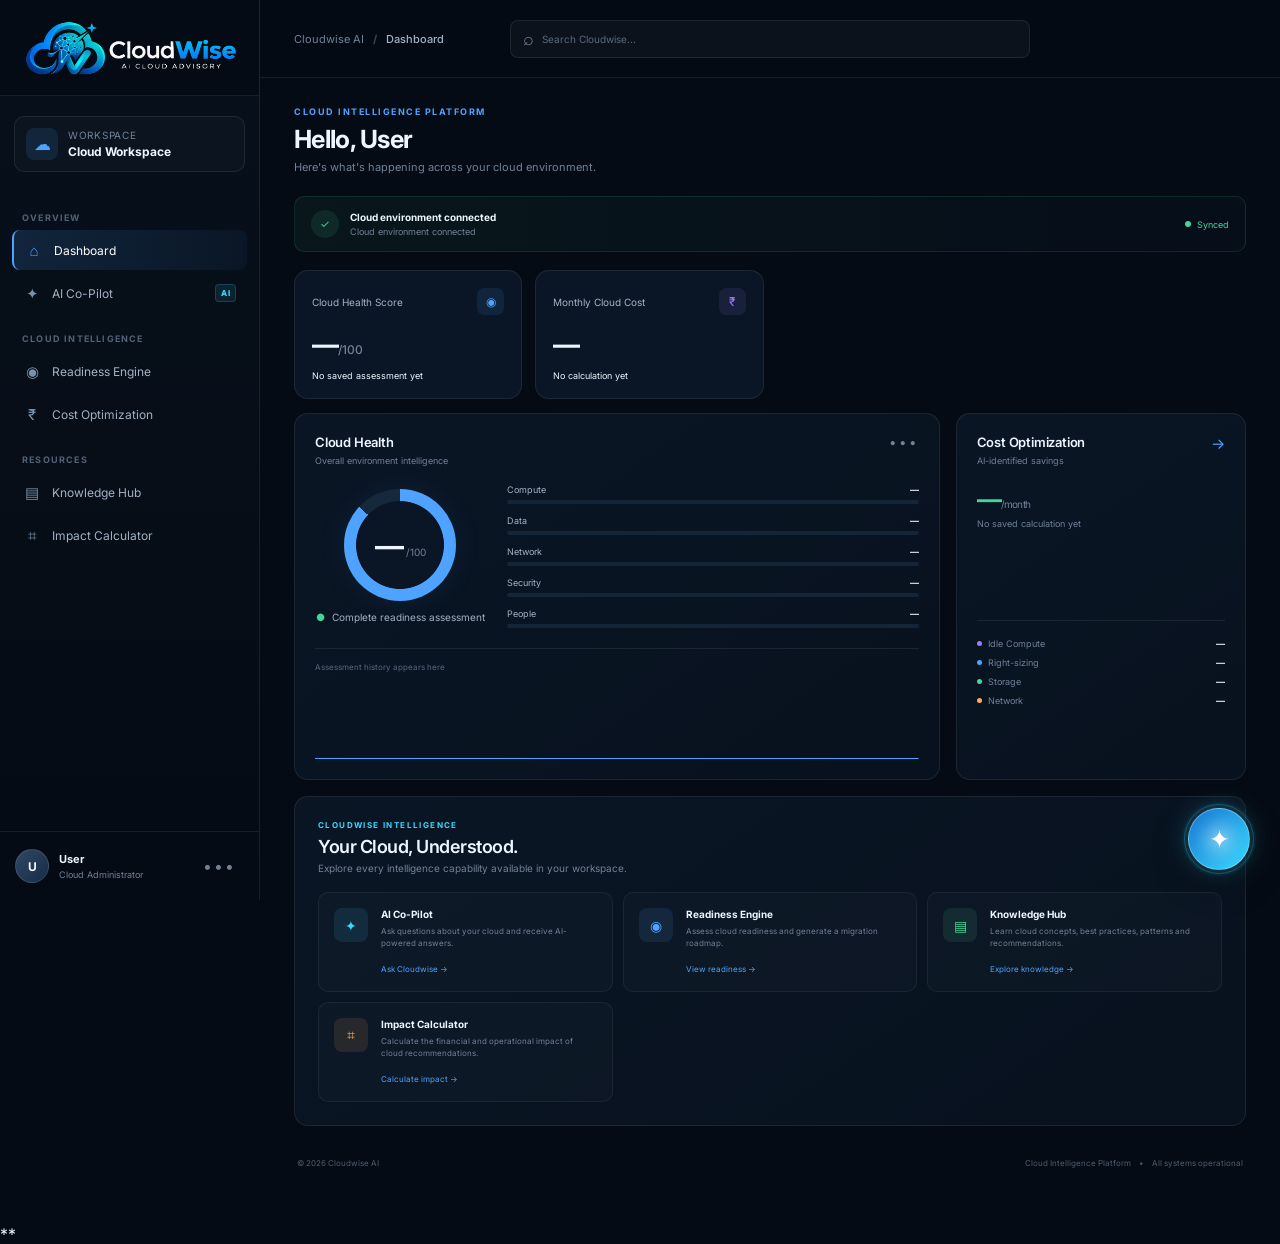
<file: index.html>
<!DOCTYPE html>

<html lang="en">

<head>

    <meta charset="UTF-8">

    <meta name="viewport" content="width=device-width, initial-scale=1.0">



    <title>Cloudwise AI — Cloud Intelligence</title>



    <link rel="preconnect" href="https://fonts.googleapis.com">

    <link rel="preconnect" href="https://fonts.gstatic.com" crossorigin>



    <link

        href="https://fonts.googleapis.com/css2?family=Inter:wght@400;500;600;700;800&display=swap"

        rel="stylesheet"

    >



    <link rel="stylesheet" href="style.css">

    <!-- Dashboard alignment overrides: kept in this document so no separate CSS edit is needed. -->
    <style>
        .dashboard {
            width: 100%;
            max-width: none;
            margin: 0 auto;
            padding: 28px 34px 40px;
            box-sizing: border-box;
        }

        .two-column {
            display: grid;
            grid-template-columns: minmax(0, 2fr) minmax(280px, 0.9fr);
            gap: 16px;
            width: 100%;
            align-items: stretch;
            margin-bottom: 16px;
        }

        .two-column > .card,
        .two-column > .health-card {
            width: 100%;
            min-width: 0;
            box-sizing: border-box;
        }

        .health-card { min-width: 0; }

        .health-content {
            grid-template-columns: minmax(130px, 170px) minmax(0, 1fr);
            gap: 22px;
        }

        .mini-chart,
        .cost-breakdown {
            width: 100%;
            min-width: 0;
            box-sizing: border-box;
        }

        .feature-overview {
            width: 100%;
            box-sizing: border-box;
            margin-bottom: 16px;
        }

        @media (max-width: 1000px) {
            .dashboard { padding: 24px 20px 32px; }
            .two-column {
                grid-template-columns: minmax(0, 1.6fr) minmax(250px, 1fr);
            }
        }

        @media (max-width: 700px) {
            .dashboard { padding: 20px 14px 28px; }
            .two-column { grid-template-columns: minmax(0, 1fr); }
            .two-column > .card,
            .two-column > .health-card { height: auto; }
            .health-content { grid-template-columns: minmax(0, 1fr); gap: 20px; }
        }
    </style>

    <script src="auth.js"></script>



</head>



<body>



<div class="app-shell">



    <!-- ================= SIDEBAR ================= -->



    <aside class="sidebar">



    <div class="brand">

        <img

           src="logo.png"

            alt="CloudWise AI Cloud Advisory"

            class="brand-logo"

         >

    </div>





        <!-- WORKSPACE -->



        <div class="workspace-selector">



            <div class="workspace-icon">

                ☁

            </div>



            <div class="workspace-info">

                <span>Workspace</span>

                <strong id="workspaceName">Cloud Workspace</strong>

            </div>


        </div>





        <!-- NAVIGATION -->



        <nav class="navigation">



            <div class="nav-section-title">

                OVERVIEW

            </div>



            <a href="#" class="nav-item active">

                <span class="nav-icon">⌂</span>

                <span>Dashboard</span>

            </a>



            <a href="cloudcopilot.html" class="nav-item">

                <span class="nav-icon">✦</span>

                <span>AI Co-Pilot</span>

                <span class="ai-badge">AI</span>

            </a>





            <div class="nav-section-title">

                CLOUD INTELLIGENCE

            </div>



            <a href="readiness.html" class="nav-item">

                <span class="nav-icon">◉</span>

                <span>Readiness Engine</span>

            </a>



            <a href="costoptimization.html" class="nav-item">

                <span class="nav-icon">₹</span>

                <span>Cost Optimization</span>

            </a>



            <div class="nav-section-title">

                RESOURCES

            </div>



            <a href="knowledgehub.html" class="nav-item">

               <span class="nav-icon">▤</span>

               <span>Knowledge Hub</span>

            </a>



            <a href="impactcalculator.html" class="nav-item">

                <span class="nav-icon">⌗</span>

                <span>Impact Calculator</span>

            </a>



        </nav>



        <!-- USER -->



        <div class="sidebar-user">



            <div class="avatar" id="userAvatar">

                U

            </div>



            <div class="user-details">

                <strong id="sidebarUserName">User</strong>

                <span>Cloud Administrator</span>

            </div>



<div class="user-menu-wrapper">

    <button class="user-menu" id="userMenuButton" type="button" aria-label="User menu">

        •••

    </button>



    <div class="user-dropdown" id="userDropdown">

        <button id="logoutButton" type="button">

            <span>↪</span>

            Logout

        </button>

    </div>

</div>



        </div>



    </aside>



    <!-- ================= MAIN ================= -->



    <main class="main-content">





        <!-- TOPBAR -->



        <header class="topbar">



            <div class="breadcrumb">



                <span>Cloudwise AI</span>

                <b>/</b>

                <strong>Dashboard</strong>



            </div>





            <div class="topbar-actions">



                <div class="search-box">



                    <span>⌕</span>



                    <input

                        type="text"

                        placeholder="Search Cloudwise..."

                    >

                </div>


            </div>

        </header>



        <!-- ================= DASHBOARD ================= -->

        <div class="dashboard">

            <!-- PAGE HEADER -->

            <section class="page-header">

                <div>

                    <div class="eyebrow">

                        CLOUD INTELLIGENCE PLATFORM

                    </div>

                    <h1>

                        Hello, <span id="dashboardUserName">User</span>

                    </h1>

                    <p>

                        Here's what's happening across your cloud environment.

                    </p>



                </div>



            </section>



            <!-- CONNECTION STATUS -->



            <section class="connection-banner">

                <div class="connection-left">

                    <div class="connection-icon">

                        ✓

                    </div>

                    <div>

                        <strong>

                            Cloud environment connected

                        </strong>



                        <span id="cloudConnectionInfo">

                            Cloud environment connected

                        </span>



                    </div>



                </div>





                <div class="synced-status">



                    <span></span>



                    Synced



                </div>



            </section>





            <!-- ================= KPI CARDS ================= -->



            <section class="kpi-grid">





                <div class="kpi-card">



                    <div class="kpi-top">



                        <span>

                            Cloud Health Score

                        </span>



                        <div class="kpi-icon blue">

                            ◉

                        </div>



                    </div>



                    <div class="kpi-value" id="cloudHealthKpiScore">—<span>/100</span></div>



                    <div class="kpi-bottom" id="cloudHealthKpiTrend">No saved assessment yet</div>



                </div>







<div class="kpi-card">

    <div class="kpi-top">

        <span>Monthly Cloud Cost</span>

        <div class="kpi-icon purple">₹</div>

    </div>



    <div class="kpi-value" id="monthlyCloudCost">—</div>



    <div class="kpi-bottom" id="monthlyCloudCostTrend">

        No calculation yet

    </div>

</div>







            </section>





            <!-- ================= CLOUD HEALTH + AI INSIGHTS ================= -->



            <section class="two-column">
                <!-- CLOUD HEALTH -->
                <div class="card health-card">
                    <div class="card-header">
                        <div>
                            <h2>
                                Cloud Health
                            </h2>
                            <p>
                                Overall environment intelligence
                            </p>
                        </div>
                        <button class="more-button">
                            •••
                        </button>
                    </div>





                    <div class="health-content">



                        <div class="health-score">



                            <div class="score-circle">



                                <div>



                                    <strong id="cloudHealthOverallScore">—</strong>



                                    <span>

                                        /100

                                    </span>



                                </div>



                            </div>



                            <div class="health-label">



                                <span class="health-good">

                                    ●

                                </span>



                                <span id="cloudHealthVerdict">Complete readiness assessment</span>



                            </div>



                        </div>





                        <div class="health-metrics" id="cloudHealthMetrics">
                            <div class="metric">
                                <div><span>Compute</span><strong id="cloudHealthComputeScore">—</strong></div>
                                <div class="progress"><span id="cloudHealthComputeBar" style="width:0%"></span></div>
                            </div>
                            <div class="metric">
                                <div><span>Data</span><strong id="cloudHealthDataScore">—</strong></div>
                                <div class="progress"><span id="cloudHealthDataBar" style="width:0%"></span></div>
                            </div>
                            <div class="metric">
                                <div><span>Network</span><strong id="cloudHealthNetworkScore">—</strong></div>
                                <div class="progress"><span id="cloudHealthNetworkBar" style="width:0%"></span></div>
                            </div>
                            <div class="metric">
                                <div><span>Security</span><strong id="cloudHealthSecurityScore">—</strong></div>
                                <div class="progress"><span id="cloudHealthSecurityBar" style="width:0%"></span></div>
                            </div>
                            <div class="metric">
                                <div><span>People</span><strong id="cloudHealthPeopleScore">—</strong></div>
                                <div class="progress"><span id="cloudHealthPeopleBar" style="width:0%"></span></div>
                            </div>
                        </div>

                    </div>

<div class="health-chart" id="cloudHealthChart" aria-label="Cloud readiness assessment history">
                        <div class="chart-labels" id="cloudHealthChartLabels">
                            <span>Assessment history appears here</span>
                        </div>
                        <svg viewBox="0 0 700 150" preserveAspectRatio="none" role="img" aria-label="Cloud readiness score history">
                            <defs>
                                <linearGradient id="chartGradient" x1="0" x2="0" y1="0" y2="1">
                                    <stop offset="0%" stop-color="#4da3ff" stop-opacity=".25"></stop>
                                    <stop offset="100%" stop-color="#4da3ff" stop-opacity="0"></stop>
                                </linearGradient>
                            </defs>
                            <path id="cloudHealthChartArea" d="M0 150 L700 150 Z" fill="url(#chartGradient)"></path>
                            <path id="cloudHealthChartLine" d="M0 150 L700 150" fill="none" stroke="#4da3ff" stroke-width="3"></path>
                        </svg>
                    </div>



                </div>





                <div class="card">
                    <div class="card-header">
                        <div>
                            <h2>
                                Cost Optimization
                            </h2>
                            <p>
                                AI-identified savings
                            </p>
                        </div>
                        <span class="card-arrow">
                            →
                        </span>
                    </div>
                    <div class="big-saving" id="costCardMonthlySavings">—<span>/month</span></div>
                    <div class="saving-caption" id="costCardCaption">Potential monthly savings</div>
                    <div class="mini-chart" id="costCardMiniChart" aria-label="Savings opportunity breakdown">
                        <div data-cost-bar="idle" style="height:0%"></div>
                        <div data-cost-bar="rightsize" style="height:0%"></div>
                        <div data-cost-bar="devtest" style="height:0%"></div>
                        <div data-cost-bar="commitment" style="height:0%"></div>
                        <div data-cost-bar="spot" style="height:0%"></div>
                        <div data-cost-bar="storage" style="height:0%"></div>
                        <div data-cost-bar="database" style="height:0%"></div>
                        <div data-cost-bar="network" style="height:0%"></div>
                    </div>
                    <div class="cost-breakdown">
                        <div>
                            <span>
                                <i class="dot purple-dot"></i>
                                Idle Compute
                            </span>
                            <strong id="costCardIdle">—</strong>
                        </div>
                        <div>
                            <span>
                                <i class="dot blue-dot"></i>
                                Right-sizing
                            </span>
                            <strong id="costCardRightsizing">—</strong>
                        </div>
                        <div>
                            <span>
                                <i class="dot green-dot"></i>
                                Storage
                            </span>
                            <strong id="costCardStorage">—</strong>
                        </div>
                        <div>
                            <span>
                                <i class="dot orange-dot"></i>
                                Network
                            </span>
                            <strong id="costCardNetwork">—</strong>
                        </div>
                    </div>
                </div>
            </section>

            <!-- ================= FEATURE OVERVIEW ================= -->
            <section class="card feature-overview">
                <div class="card-header">
                    <div>
                        <div class="section-label">

                            CLOUDWISE INTELLIGENCE

                        </div>
                        <h2>
                            Your Cloud, Understood.
                        </h2>
                        <p>
                            Explore every intelligence capability
                            available in your workspace.
                        </p>
                    </div>
                </div>
                <div class="feature-grid">



                    <a href="cloudcopilot.html" class="feature-card">



                        <div class="feature-icon copilot">

                            ✦

                        </div>



                        <div>



                            <h3>

                                AI Co-Pilot

                            </h3>



                            <p>

                                Ask questions about your cloud

                                and receive AI-powered answers.

                            </p>



                            <span>

                                Ask Cloudwise →

                            </span>



                        </div>



                    </a>



                    <a href="readiness.html" class="feature-card">



                        <div class="feature-icon readiness">

                            ◉

                        </div>



                        <div>



                            <h3>

                                Readiness Engine

                            </h3>



                            <p>

                                Assess cloud readiness and

                                generate a migration roadmap.

                            </p>



                            <span>

                                View readiness →

                            </span>



                        </div>



                    </a>



                    <a href="knowledgehub.html" class="feature-card">



                        <div class="feature-icon knowledge">

                            ▤

                        </div>



                        <div>



                            <h3>

                                Knowledge Hub

                            </h3>



                            <p>

                                Learn cloud concepts, best practices,

                                patterns and recommendations.

                            </p>



                            <span>

                                Explore knowledge →

                            </span>



                        </div>



                    </a>



                    <a href="impactcalculator.html" class="feature-card">



                        <div class="feature-icon calculator">

                            ⌗

                        </div>



                        <div>



                            <h3>

                                Impact Calculator

                            </h3>



                            <p>

                                Calculate the financial and operational

                                impact of cloud recommendations.

                            </p>



                            <span>

                                Calculate impact →

                            </span>



                        </div>



                    </a>



                </div>



            </section>





            <!-- FOOTER -->



            <footer class="dashboard-footer">



                <span>

                    © 2026 Cloudwise AI

                </span>



                <div>



                    <span>

                        Cloud Intelligence Platform

                    </span>



                    <span>•</span>



                    <span>

                        All systems operational

                    </span>



                </div>



            </footer>



        </div>



    </main>



</div>





*<!-- =====================================================*

*&#xA0;    FLOATING CLOUD CO-PILOT*

*&#xA0;    ===================================================== -->*



<a

    href="cloudcopilot.html"

    class="floating-copilot"

    aria-label="Open Cloudwise AI Co-Pilot"

    title="Open AI Co-Pilot"

>



    <span class="copilot-glow"></span>



    <span class="copilot-icon">

        ✦

    </span>



    <span class="copilot-pulse"></span>



</a>







<script>

document.addEventListener("DOMContentLoaded", async function () {



    // ==========================================

    // ELEMENTS

    // ==========================================

    const userMenuButton = document.getElementById("userMenuButton");

    const userDropdown = document.getElementById("userDropdown");

    const logoutButton = document.getElementById("logoutButton");



    const sidebarUserName = document.getElementById("sidebarUserName");

    const dashboardUserName = document.getElementById("dashboardUserName");

    const userAvatar = document.getElementById("userAvatar");



    const workspaceName = document.getElementById("workspaceName");

    const cloudConnectionInfo = document.getElementById("cloudConnectionInfo");



    const costElement = document.getElementById("monthlyCloudCost");

    const trendElement = document.getElementById("monthlyCloudCostTrend");

    const costCardSavings = document.getElementById("costCardMonthlySavings");
    const costCardCaption = document.getElementById("costCardCaption");
    const costCardValues = {
        idle: document.getElementById("costCardIdle"),
        rightsize: document.getElementById("costCardRightsizing"),
        storage: document.getElementById("costCardStorage"),
        network: document.getElementById("costCardNetwork")
    };

    function formatCostCardMoney(value, currencyCode) {
        return new Intl.NumberFormat("en-IN", {
            style: "currency", currency: currencyCode || "INR",
            notation: "compact", maximumFractionDigits: 1
        }).format(Number(value) || 0);
    }

    function resetCostOptimizationCard(message) {
        if (costCardSavings) costCardSavings.innerHTML = "—<span>/month</span>";
        if (costCardCaption) costCardCaption.textContent = message || "No saved calculation yet";
        Object.values(costCardValues).forEach(function (element) {
            if (element) element.textContent = "—";
        });
        document.querySelectorAll("[data-cost-bar]").forEach(function (bar) {
            bar.style.height = "0%";
            bar.title = "No saved data";
        });
    }

    function renderCostOptimizationCard(result) {
        const currencyCode = result.currency || "INR";
        const inputs = result.inputs || {};
        const compute = Math.max(0, Number(inputs.compute) || 0);
        const storage = Math.max(0, Number(inputs.storage) || 0);
        const database = Math.max(0, Number(inputs.database) || 0);
        const network = Math.max(0, Number(inputs.network) || 0);
        const cpu = Number(inputs.cpu ?? 25);
        const alwaysOn = Number(inputs.alwaysOn ?? 60);
        const devTest = Number(inputs.devTest ?? 30);
        const coldData = Number(inputs.coldData ?? 40);

        let remainingCompute = compute;
        const idle = remainingCompute * Math.max(0, (50 - cpu) / 100) * 0.25;
        remainingCompute = Math.max(0, remainingCompute - idle);
        const dev = remainingCompute * (devTest / 100) * 0.35;
        remainingCompute = Math.max(0, remainingCompute - dev);
        const rightsize = remainingCompute * Math.max(0, (50 - cpu) / 100) * 0.30;
        remainingCompute = Math.max(0, remainingCompute - rightsize);
        const commitment = remainingCompute * (alwaysOn / 100) * 0.18;
        remainingCompute = Math.max(0, remainingCompute - commitment);
        const spot = remainingCompute * (devTest / 100) * 0.20;
        const coldStorage = storage * (coldData / 100) * 0.45;
        const databaseSavings = database * 0.12;
        const networkSavings = network * 0.15;
        const total = Math.max(0, Number(result.monthly_savings) || 0);

        if (costCardSavings) {
            costCardSavings.replaceChildren(document.createTextNode(formatCostCardMoney(total, currencyCode)));
            const suffix = document.createElement("span");
            suffix.textContent = "/month";
            costCardSavings.appendChild(suffix);
        }
        if (costCardCaption) costCardCaption.textContent = "Potential monthly savings • Latest saved calculation";
        if (costCardValues.idle) costCardValues.idle.textContent = formatCostCardMoney(idle, currencyCode);
        if (costCardValues.rightsize) costCardValues.rightsize.textContent = formatCostCardMoney(rightsize + dev + commitment + spot, currencyCode);
        if (costCardValues.storage) costCardValues.storage.textContent = formatCostCardMoney(coldStorage, currencyCode);
        if (costCardValues.network) costCardValues.network.textContent = formatCostCardMoney(networkSavings, currencyCode);

        const bars = [
            ["idle", idle], ["rightsize", rightsize], ["devtest", dev],
            ["commitment", commitment], ["spot", spot], ["storage", coldStorage],
            ["database", databaseSavings], ["network", networkSavings]
        ];
        const maxValue = Math.max(1, ...bars.map(function (entry) { return entry[1]; }));
        bars.forEach(function (entry) {
            const bar = document.querySelector('[data-cost-bar="' + entry[0] + '"]');
            if (!bar) return;
            bar.style.height = (entry[1] > 0 ? Math.max(8, entry[1] / maxValue * 100) : 0) + "%";
            bar.title = entry[0] + ": " + formatCostCardMoney(entry[1], currencyCode);
        });
    }

    resetCostOptimizationCard("No saved calculation yet");



    // ==========================================
    // DYNAMIC CLOUD HEALTH FROM SKYREADY
    // ==========================================

    function readinessVerdict(score) {
        if (score >= 75) return "Ready to plan your move";
        if (score >= 50) return "Ready after fixes";
        return "Not ready yet";
    }

    function resetCloudHealth(message) {
        const overall = document.getElementById("cloudHealthOverallScore");
        const verdict = document.getElementById("cloudHealthVerdict");
        if (overall) overall.textContent = "—";
        const kpiScore = document.getElementById("cloudHealthKpiScore");
        const kpiTrend = document.getElementById("cloudHealthKpiTrend");
        if (kpiScore) kpiScore.innerHTML = "—<span>/100</span>";
        if (kpiTrend) kpiTrend.textContent = message || "No saved assessment yet";
        if (verdict) verdict.textContent = message || "Complete readiness assessment";
        ["Compute", "Data", "Network", "Security", "People"].forEach(function (name) {
            const key = name.toLowerCase();
            const score = document.getElementById("cloudHealth" + name + "Score");
            const bar = document.getElementById("cloudHealth" + name + "Bar");
            if (score) score.textContent = "—";
            if (bar) bar.style.width = "0%";
        });
        const line = document.getElementById("cloudHealthChartLine");
        const area = document.getElementById("cloudHealthChartArea");
        const labels = document.getElementById("cloudHealthChartLabels");
        if (line) line.setAttribute("d", "M0 150 L700 150");
        if (area) area.setAttribute("d", "M0 150 L700 150 Z");
        if (labels) labels.innerHTML = "<span>No saved assessments yet</span>";
    }

    function renderCloudReadiness(data) {
        const latest = data && data.latest;
        if (!latest) {
            resetCloudHealth("Complete readiness assessment");
            return;
        }

        const overall = Math.max(0, Math.min(100, Number(latest.overall_score) || 0));
        const overallElement = document.getElementById("cloudHealthOverallScore");
        const verdict = document.getElementById("cloudHealthVerdict");
        if (overallElement) overallElement.textContent = String(overall);
        const kpiScore = document.getElementById("cloudHealthKpiScore");
        const kpiTrend = document.getElementById("cloudHealthKpiTrend");
        if (kpiScore) kpiScore.innerHTML = String(overall) + "<span>/100</span>";
        if (kpiTrend) kpiTrend.textContent = "Latest readiness assessment";
        if (verdict) verdict.textContent = readinessVerdict(overall);

        const categories = latest.categories || {};
        ["Compute", "Data", "Network", "Security", "People"].forEach(function (name) {
            const value = Math.max(0, Math.min(100, Number(categories[name]) || 0));
            const score = document.getElementById("cloudHealth" + name + "Score");
            const bar = document.getElementById("cloudHealth" + name + "Bar");
            if (score) score.textContent = String(value);
            if (bar) bar.style.width = value + "%";
        });

        const history = Array.isArray(data.history) ? data.history : [];
        const line = document.getElementById("cloudHealthChartLine");
        const area = document.getElementById("cloudHealthChartArea");
        const labels = document.getElementById("cloudHealthChartLabels");

        if (!history.length) {
            if (labels) labels.innerHTML = "<span>No saved assessments yet</span>";
            return;
        }

        const values = history.slice(-8).map(function (item) {
            return Math.max(0, Math.min(100, Number(item.overall_score) || 0));
        });
        const dates = history.slice(-8).map(function (item) {
            const date = new Date(item.created_at);
            return Number.isNaN(date.getTime()) ? "Assessment" :
                date.toLocaleDateString("en-IN", { day: "numeric", month: "short" });
        });

        const points = values.map(function (value, i) {
            const x = values.length === 1 ? 350 : i * (700 / (values.length - 1));
            const y = 135 - (value / 100) * 110;
            return [x, y];
        });
        const linePath = points.map(function (point, i) {
            return (i === 0 ? "M" : "L") + point[0].toFixed(1) + " " + point[1].toFixed(1);
        }).join(" ");
        if (line) line.setAttribute("d", linePath || "M0 150 L700 150");
        if (area) {
            const areaPath = points.length ?
                linePath + " L" + points[points.length - 1][0].toFixed(1) + " 150 L" +
                points[0][0].toFixed(1) + " 150 Z" : "M0 150 L700 150 Z";
            area.setAttribute("d", areaPath);
        }
        if (labels) labels.innerHTML = dates.map(function (date) {
            const span = document.createElement("span");
            span.textContent = date;
            return span.outerHTML;
        }).join("");
    }

    async function loadCloudReadiness(token) {
        resetCloudHealth("Loading readiness...");
        try {
            const response = await fetch("http://127.0.0.1:8000/api/dashboard/readiness/latest", {
                method: "GET",
                headers: { "Authorization": "Bearer " + token, "Accept": "application/json" }
            });
            if (!response.ok) throw new Error("Readiness request failed: " + response.status);
            renderCloudReadiness(await response.json());
        } catch (error) {
            console.error("Cloud readiness request failed:", error);
            resetCloudHealth("Unable to load readiness");
        }
    }


    // ==========================================

    // USER DROPDOWN

    // ==========================================

    if (userMenuButton && userDropdown) {

        userMenuButton.addEventListener("click", function (event) {

            event.stopPropagation();

            userDropdown.classList.toggle("show");

        });



        document.addEventListener("click", function (event) {

            if (!event.target.closest(".user-menu-wrapper")) {

                userDropdown.classList.remove("show");

            }

        });

    }



    // ==========================================

    // LOGOUT

    // Saved PostgreSQL calculations are NOT deleted.

    // ==========================================

    if (logoutButton) {

        logoutButton.addEventListener("click", function () {

            localStorage.removeItem("cloudwise_access_token");

            localStorage.removeItem("cloudwise_user");

            sessionStorage.clear();



            window.location.href = "landing.html";

        });

    }



    // ==========================================

    // LOAD LOGGED-IN USER

    // ==========================================

    const storedUser = localStorage.getItem("cloudwise_user");



    if (storedUser) {

        try {

            const user = JSON.parse(storedUser);

            const firstName = user.first_name || "User";



            if (sidebarUserName) {

                sidebarUserName.textContent = firstName;

            }



            if (dashboardUserName) {

                dashboardUserName.textContent = firstName;

            }



            if (userAvatar) {

                userAvatar.textContent = firstName.charAt(0).toUpperCase();

            }

        } catch (error) {

            console.error("Unable to read logged-in user:", error);

        }

    }



    // ==========================================

    // CLEAR KPI BEFORE LOADING SAVED DATA

    // ==========================================

    if (costElement) {

        costElement.textContent = "—";

    }



    if (trendElement) {

        trendElement.textContent = "No calculation yet";

    }



    const token = localStorage.getItem("cloudwise_access_token");



    if (!token) {

        console.warn("No Cloudwise token found.");

        return;

    }



    await loadCloudReadiness(token);

    // ==========================================

    // LOAD DASHBOARD PROFILE

    // ==========================================

    try {

        const response = await fetch(

            "http://127.0.0.1:8000/api/dashboard/profile",

            {

                method: "GET",

                headers: {

                    "Authorization": "Bearer " + token,

                    "Accept": "application/json"

                }

            }

        );



        if (!response.ok) {

            throw new Error("Profile request failed: " + response.status);

        }



        const data = await response.json();



        const organizationName =

            data.organization?.name || "Cloud Workspace";



        if (workspaceName) {

            workspaceName.textContent = organizationName + "'s Cloud";

        }



        const platforms = data.cloud?.platforms;

        let platformText = "Cloud platform not configured";



        if (Array.isArray(platforms) && platforms.length > 0) {

            platformText = platforms.join(" • ");

        } else if (platforms) {

            platformText = platforms;

        }



        if (cloudConnectionInfo) {

            cloudConnectionInfo.textContent =

                platformText + " • Cloud profile connected";

        }



        console.log("Dashboard profile loaded:", data);



    } catch (error) {

        console.error("Dashboard profile request failed:", error);

    }



    // ==========================================

    // LOAD LATEST SAVED CALCULATIONS

    // ==========================================

    try {

        const response = await fetch(

            "http://127.0.0.1:8000/api/dashboard/calculations/latest",

            {

                method: "GET",

                headers: {

                    "Authorization": "Bearer " + token,

                    "Accept": "application/json"

                }

            }

        );



        if (!response.ok) {

            throw new Error("Calculations request failed: " + response.status);

        }



        const data = await response.json();



        const operation = (data.results || []).find(function (item) {

            return item.operation_type === "cost_optimization";

        });



        if (!operation || !operation.result) {
            console.log("No saved Cost Optimization calculation yet.");
            resetCostOptimizationCard("No saved calculation yet");
            return;
        }

        const result = operation.result;
        renderCostOptimizationCard(result);
        const currency = result.currency || "INR";



        if (costElement) {

            costElement.textContent = new Intl.NumberFormat("en-IN", {

                style: "currency",

                currency: currency,

                maximumFractionDigits: 2

            }).format(Number(result.monthly_bill) || 0);

        }



        if (trendElement) {

            trendElement.textContent = "Latest saved calculation";

        }



        console.log("Dashboard calculation loaded:", result);



    } catch (error) {

        console.error("Dashboard calculation request failed:", error);



        if (trendElement) {

            trendElement.textContent = "Unable to load data";

        }

    }



});

</script>

</body>

</html>
</file>
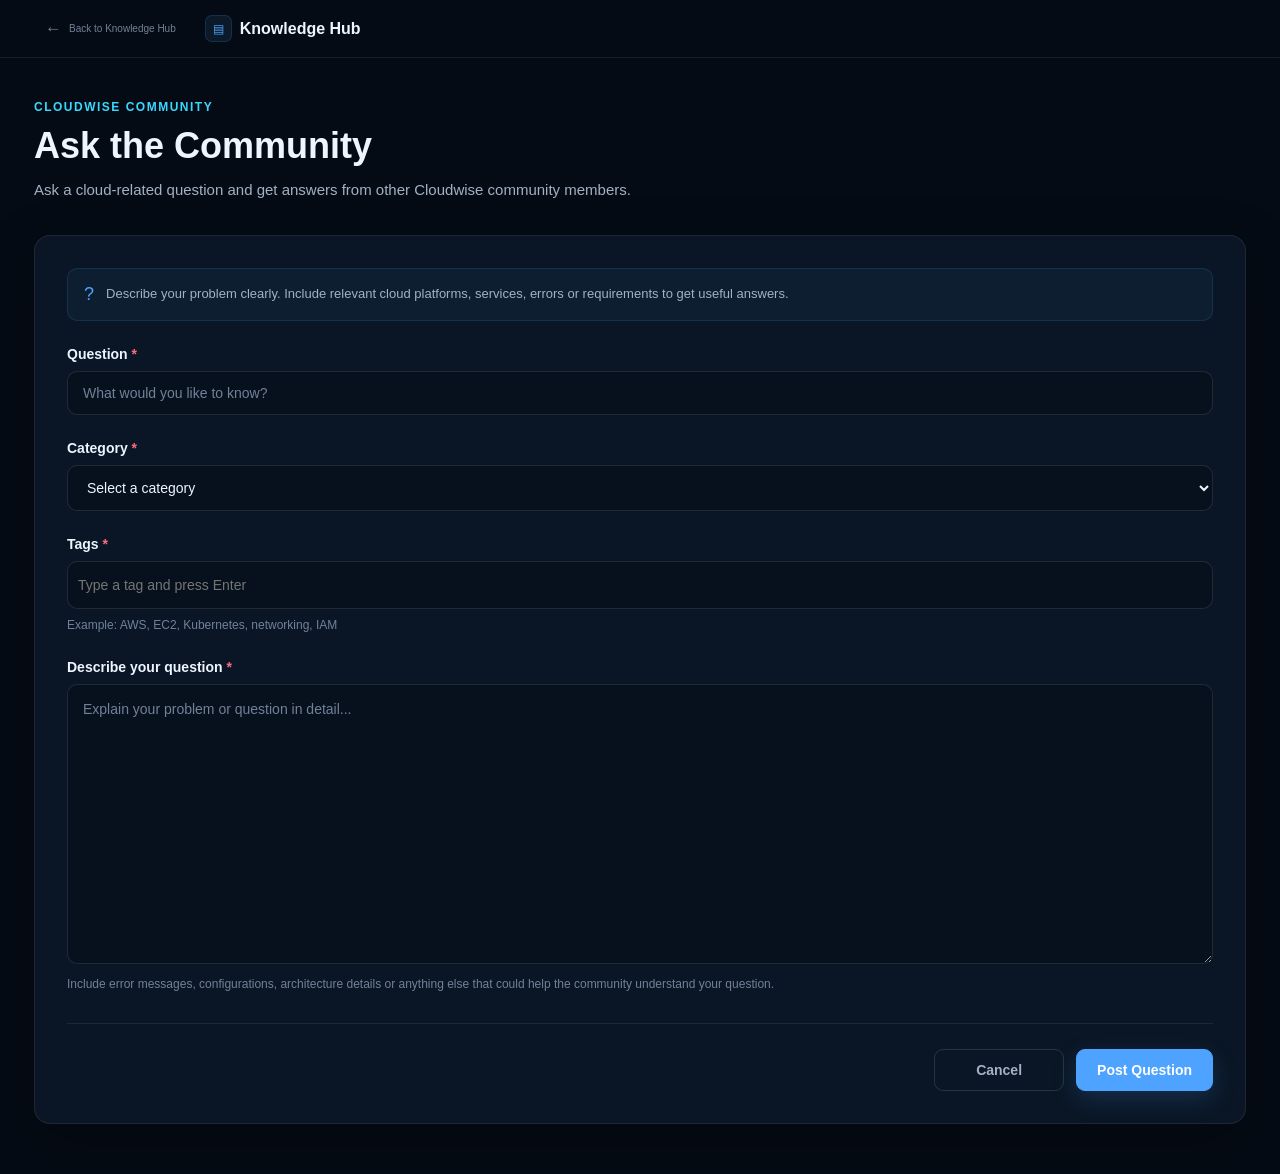
<file: ask-question.html>
<!DOCTYPE html>
<html lang="en">

<head>

    <meta charset="UTF-8">

    <meta name="viewport"
          content="width=device-width, initial-scale=1.0">

    <title>Ask a Question | Cloudwise AI</title>

    <link rel="stylesheet" href="style.css">
    <link rel="stylesheet" href="knowledgeform.css">

</head>


<body>


    <!-- =====================================================
         NAVIGATION
         ===================================================== -->

    <div class="knowledge-top-nav">

        <a href="knowledgehub.html"
           class="back-button">

            <span>←</span>

            Back to Knowledge Hub

        </a>


        <div class="knowledge-nav-title">

            <span class="knowledge-nav-icon">
                ▤
            </span>

            <strong>
                Knowledge Hub
            </strong>

        </div>

    </div>



    <!-- =====================================================
         PAGE
         ===================================================== -->

    <main class="knowledge-form-page">


        <div class="form-page-header">

            <div class="form-eyebrow">
                CLOUDWISE COMMUNITY
            </div>

            <h1>
                Ask the Community
            </h1>

            <p>
                Ask a cloud-related question and get answers
                from other Cloudwise community members.
            </p>

        </div>



        <!-- =================================================
             FORM
             ================================================= -->

        <div class="knowledge-form-card">


            <div class="form-info-box">

                <div class="form-info-icon">
                    ?
                </div>

                <p>
                    Describe your problem clearly. Include
                    relevant cloud platforms, services,
                    errors or requirements to get useful answers.
                </p>

            </div>



            <!-- QUESTION -->

            <div class="form-group">

                <label class="form-label"
                       for="questionTitle">

                    Question
                    <span class="form-required">*</span>

                </label>

                <input
                    type="text"
                    id="questionTitle"
                    class="form-input"
                    placeholder="What would you like to know?"
                >

            </div>



            <!-- CATEGORY -->

            <div class="form-group">

                <label class="form-label"
                       for="questionCategory">

                    Category
                    <span class="form-required">*</span>

                </label>

                <select
                    id="questionCategory"
                    class="form-select"
                >

                    <option value="">
                        Select a category
                    </option>

                    <option>
                        AWS
                    </option>

                    <option>
                        Azure
                    </option>

                    <option>
                        Google Cloud
                    </option>

                    <option>
                        Security
                    </option>

                    <option>
                        Cost Optimization
                    </option>

                    <option>
                        Reliability
                    </option>

                    <option>
                        Cloud Migration
                    </option>

                    <option>
                        AI & Automation
                    </option>

                    <option>
                        Architecture
                    </option>

                    <option>
                        DevOps
                    </option>

                </select>

            </div>



            <!-- TAGS -->

            <div class="form-group">

                <label class="form-label">

                    Tags
                    <span class="form-required">*</span>

                </label>


                <div class="tags-input-wrapper"
                     id="questionTagsWrapper">

                    <input
                        type="text"
                        id="questionTagInput"
                        class="tag-text-input"
                        placeholder="Type a tag and press Enter"
                    >

                </div>


                <div class="form-help">
                    Example: AWS, EC2, Kubernetes,
                    networking, IAM
                </div>

            </div>



            <!-- DESCRIPTION -->

            <div class="form-group">

                <label class="form-label"
                       for="questionContent">

                    Describe your question
                    <span class="form-required">*</span>

                </label>


                <textarea
                    id="questionContent"
                    class="form-textarea"
                    placeholder="Explain your problem or question in detail..."
                ></textarea>


                <div class="form-help">
                    Include error messages, configurations,
                    architecture details or anything else
                    that could help the community understand
                    your question.
                </div>

            </div>



            <!-- ACTIONS -->

            <div class="form-actions">

                <button
                    type="button"
                    class="form-btn form-btn-secondary"
                    onclick="window.location.href='knowledgehub.html'"
                >
                    Cancel
                </button>


                <button
                    type="button"
                    class="form-btn form-btn-primary"
                    id="postQuestionBtn"
                >
                    Post Question
                </button>

            </div>


        </div>


    </main>



    <!-- =====================================================
         FRONTEND ONLY
         ===================================================== -->

<script>

const API_BASE = "http://127.0.0.1:8000";

const tagInput =
    document.getElementById("questionTagInput");

const tagsWrapper =
    document.getElementById("questionTagsWrapper");

const postQuestionBtn =
    document.getElementById("postQuestionBtn");


/* =========================================================
   TAG INPUT
   ========================================================= */

tagInput.addEventListener(
    "keydown",
    function (event) {

        if (event.key !== "Enter") {
            return;
        }

        event.preventDefault();

        const value =
            tagInput.value.trim();

        if (!value) {
            return;
        }

        /* Prevent duplicate tags */

        const existingTags =
            Array.from(
                tagsWrapper.querySelectorAll(".tag")
            ).map(function (tag) {
                return tag.dataset.tag.toLowerCase();
            });

        if (
            existingTags.includes(
                value.toLowerCase()
            )
        ) {
            tagInput.value = "";
            return;
        }


        const tag =
            document.createElement("span");

        tag.className = "tag";

        tag.dataset.tag = value;

        tag.innerHTML = `
            ${escapeHTML(value)}

            <button
                type="button"
                class="tag-remove"
            >
                ×
            </button>
        `;


        tag.querySelector(
            ".tag-remove"
        ).addEventListener(
            "click",
            function () {

                tag.remove();

            }
        );


        tagsWrapper.insertBefore(
            tag,
            tagInput
        );


        tagInput.value = "";

    }
);


/* =========================================================
   ESCAPE HTML
   ========================================================= */

function escapeHTML(value) {

    const div =
        document.createElement("div");

    div.textContent = value;

    return div.innerHTML;

}


/* =========================================================
   GET TAGS
   ========================================================= */

function getTags() {

    return Array.from(
        tagsWrapper.querySelectorAll(".tag")
    ).map(function (tag) {

        return tag.dataset.tag;

    });

}


/* =========================================================
   POST QUESTION
   ========================================================= */

postQuestionBtn.addEventListener(
    "click",
    async function () {

        const title =
            document
                .getElementById("questionTitle")
                .value
                .trim();


        const category =
            document
                .getElementById("questionCategory")
                .value
                .trim();


        const content =
            document
                .getElementById("questionContent")
                .value
                .trim();


        const tags =
            getTags();


        /* =================================================
           VALIDATION
           ================================================= */

        if (!title) {

            alert(
                "Please enter your question."
            );

            document
                .getElementById("questionTitle")
                .focus();

            return;

        }


        if (!category) {

            alert(
                "Please select a category."
            );

            document
                .getElementById("questionCategory")
                .focus();

            return;

        }


        if (tags.length === 0) {

            alert(
                "Please add at least one tag."
            );

            tagInput.focus();

            return;

        }


        if (!content) {

            alert(
                "Please describe your question."
            );

            document
                .getElementById("questionContent")
                .focus();

            return;

        }


        /* =================================================
           AUTHENTICATION
           ================================================= */

        const token =
            localStorage.getItem(
                "cloudwise_access_token"
            );


        if (!token) {

            alert(
                "Your session has expired. Please log in again."
            );

            window.location.href =
                "login.html";

            return;

        }


        /* =================================================
           DISABLE BUTTON
           ================================================= */

        postQuestionBtn.disabled = true;

        postQuestionBtn.textContent =
            "Posting...";


        try {

            /*

              Current backend endpoint accepts
              these values as query parameters.

            */

            const params =
                new URLSearchParams();


            params.append(
                "content_type",
                "question"
            );


            params.append(
                "title",
                title
            );


            params.append(
                "content",
                content
            );


            params.append(
                "category",
                category
            );


            params.append(
                "tags",
                JSON.stringify(tags)
            );


            const response =
                await fetch(
                    API_BASE +
                    "/api/knowledge/posts?" +
                    params.toString(),
                    {
                        method: "POST",

                        headers: {
                            "Authorization":
                                "Bearer " + token,

                            "Accept":
                                "application/json"
                        }
                    }
                );


            const data =
                await response.json();


            /* =================================================
               API ERROR
               ================================================= */

            if (!response.ok) {

                console.error(
                    "Create question error:",
                    data
                );


                throw new Error(
                    data.detail ||
                    "Unable to post question."
                );

            }


            /* =================================================
               SUCCESS
               ================================================= */

            alert(
                "Your question has been posted successfully!"
            );


            window.location.href =
                "knowledgehub.html";


        } catch (error) {

            console.error(
                "Question posting failed:",
                error
            );


            alert(
                error.message ||
                "Unable to post your question. Please try again."
            );


            postQuestionBtn.disabled = false;

            postQuestionBtn.textContent =
                "Post Question";

        }

    }
);

</script>


</body>

</html>
</file>
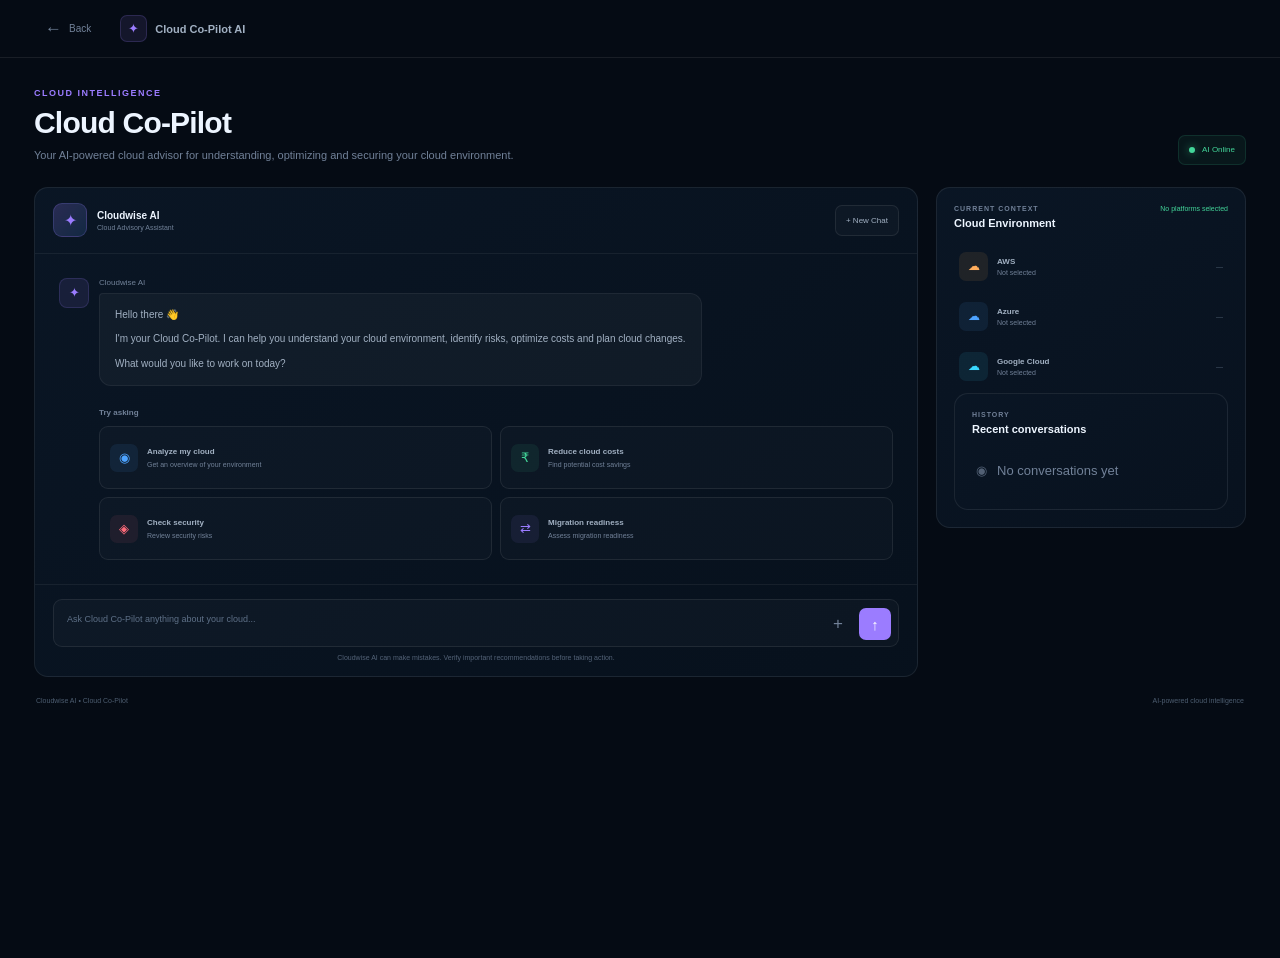
<file: cloudcopilot.html>
<!DOCTYPE html>

<html lang="en">

<head>

    <meta charset="UTF-8">

    <meta name="viewport"

          content="width=device-width, initial-scale=1.0">

    <title>Cloud Co-Pilot | Cloudwise AI</title>

    <link rel="stylesheet" href="style.css">

    <link rel="stylesheet" href="cloudcopilot.css">

<style>

.conversation-empty {

    display: flex;

    align-items: center;

    gap: 10px;

    padding: 14px 4px;

    color: #718198;

    font-size: 13px;

}

.conversation-empty span {

    opacity: 0.7;

}

.conversation-empty p {

    margin: 0;

}

.conversation-item strong {

    display: block;

    overflow: hidden;

    text-overflow: ellipsis;

    white-space: nowrap;

}

.conversation-item small {

    display: block;

}

</style>

</head>

<body>

    <!--*

*=====================================================*

*&#xA0;        TOP NAVIGATION*

*&#xA0;        =====================================================*

*-->

    <div class="copilot-top-nav">

        <a href="index.html" class="copilot-back-button">

            <span>←</span>

            Back

        </a>

        <div class="copilot-nav-title">

            <span class="copilot-nav-icon">

                ✦

            </span>

            <strong>

                Cloud Co-Pilot AI

            </strong>

        </div>

    </div>

    <!--*

*=====================================================*

*&#xA0;        MAIN CONTENT*

*&#xA0;        =====================================================*

*-->

    <main class="main-content">

        <!--*

*=================================================*

*&#xA0;            COPILOT PAGE*

*&#xA0;            =================================================*

*-->

        <section class="copilot-page">

            <!--*

*=================================================*

*&#xA0;                HEADER*

*&#xA0;                =================================================*

*-->

            <div class="copilot-header">

                <div>

                    <div class="copilot-eyebrow">

                        CLOUD INTELLIGENCE

                    </div>

                    <h1>

                        Cloud Co-Pilot

                    </h1>

                    <p>

                        Your AI-powered cloud advisor for

                        understanding, optimizing and securing

                        your cloud environment.

                    </p>

                </div>

                <div class="copilot-status">

                    <span class="status-dot"></span>

                    AI Online

                </div>

            </div>

            <!--*

*=================================================*

*&#xA0;                MAIN COPILOT LAYOUT*

*&#xA0;                =================================================*

*-->

            <div class="copilot-layout">

                <!--*

*=================================================*

*&#xA0;                    CHAT SECTION*

*&#xA0;                    =================================================*

*-->

                <section class="copilot-chat">

                    <!--*

*CHAT HEADER*

*-->

                    <div class="chat-header">

                        <div class="chat-agent">

                            <div class="agent-avatar">

                                ✦

                            </div>

                            <div>

                                <strong>

                                    Cloudwise AI

                                </strong>

                                <span>

                                    Cloud Advisory Assistant

                                </span>

                            </div>

                        </div>

                        <button

                            class="new-chat-button"

                            id="newChatButton"

                            type="button">

                            + New Chat

                        </button>

                    </div>

                    <!--*

*CHAT BODY*

*-->

                    <div

                        class="chat-body"

                        id="chatBody">

                        <!--*

*WELCOME MESSAGE*

*-->

                        <div class="message ai-message">

                            <div class="message-avatar">

                                ✦

                            </div>

                            <div class="message-content">

                                <div class="message-author">

                                    Cloudwise AI

                                </div>

                                <div class="message-bubble">

                                    <p>

                                        Hello <span id="welcomeUserName">there</span> 👋

                                    </p>

                                    <p>

                                        I'm your Cloud Co-Pilot.

                                        I can help you understand

                                        your cloud environment,

                                        identify risks, optimize

                                        costs and plan cloud changes.

                                    </p>

                                    <p>

                                        What would you like to

                                        work on today?

                                    </p>

                                </div>

                            </div>

                        </div>

                        <!--*

*SUGGESTED PROMPTS*

*-->

                        <div class="suggested-prompts">

                            <div class="suggested-title">

                                Try asking

                            </div>

                            <div class="prompt-grid">

                                <button

                                    class="prompt-card"

                                    data-prompt="Analyze my current cloud environment">

                                    <span class="prompt-icon">

                                        ◉

                                    </span>

                                    <span>

                                        <strong>

                                            Analyze my cloud

                                        </strong>

                                        <small>

                                            Get an overview of your environment

                                        </small>

                                    </span>

                                </button>

                                <button

                                    class="prompt-card"

                                    data-prompt="How can I reduce my cloud costs?">

                                    <span class="prompt-icon green">

                                        ₹

                                    </span>

                                    <span>

                                        <strong>

                                            Reduce cloud costs

                                        </strong>

                                        <small>

                                            Find potential cost savings

                                        </small>

                                    </span>

                                </button>

                                <button

                                    class="prompt-card"

                                    data-prompt="Check my cloud security posture">

                                    <span class="prompt-icon red">

                                        ◈

                                    </span>

                                    <span>

                                        <strong>

                                            Check security

                                        </strong>

                                        <small>

                                            Review security risks

                                        </small>

                                    </span>

                                </button>

                                <button

                                    class="prompt-card"

                                    data-prompt="Is my environment ready for migration?">

                                    <span class="prompt-icon purple">

                                        ⇄

                                    </span>

                                    <span>

                                        <strong>

                                            Migration readiness

                                        </strong>

                                        <small>

                                            Assess migration readiness

                                        </small>

                                    </span>

                                </button>

                            </div>

                        </div>

                    </div>

                    <!--*

*=================================================*

*&#xA0;                        CHAT INPUT*

*&#xA0;                        =================================================*

*-->

                    <div class="chat-input-area">

                        <div class="chat-input-wrapper">

                            <textarea

                                id="chatInput"

                                placeholder="Ask Cloud Co-Pilot anything about your cloud..."

                                rows="1"></textarea>

                            <div class="input-actions">

                                <button

                                    class="input-icon-button"

                                    type="button"

                                    title="Attach">

                                    +

                                </button>

                                <button

                                    class="send-button"

                                    id="sendButton"

                                    type="button"

                                    title="Send">

                                    ↑

                                </button>

                            </div>

                        </div>

                        <div class="input-disclaimer">

                            Cloudwise AI can make mistakes.

                            Verify important recommendations before taking action.

                        </div>

                    </div>

                </section>

                <!--*

*=================================================*

*&#xA0;                    RIGHT PANEL*

*&#xA0;                    =================================================*

*-->

                <aside class="copilot-sidebar">

                    <!--*

*=================================================*

*&#xA0;                        CLOUD CONTEXT*

*&#xA0;                        =================================================*

*-->

                    <div class="copilot-side-card">

                        <div class="side-card-header">

                            <div>

                                <span class="side-eyebrow">

                                    CURRENT CONTEXT

                                </span>

                                <h3>

                                    Cloud Environment

                                </h3>

                            </div>

                            <span class="context-status">

                                Connected

                            </span>

                        </div>

                        <div class="cloud-context">

<!-- AWS -->

<div class="context-row">

    <div class="context-icon aws">☁</div>

    <div>

        <strong>AWS</strong>

        <span id="awsStatus">Not connected</span>

    </div>

    <span id="awsCheck" class="context-disabled">—</span>

</div>

<!-- Azure -->

<div class="context-row">

    <div class="context-icon azure">☁</div>

    <div>

        <strong>Azure</strong>

        <span id="azureStatus">Not connected</span>

    </div>

    <span id="azureCheck" class="context-disabled">—</span>

</div>

<!-- Google Cloud -->

<div class="context-row">

    <div class="context-icon gcp">☁</div>

    <div>

        <strong>Google Cloud</strong>

        <span id="gcpStatus">Not connected</span>

    </div>

    <span id="gcpCheck" class="context-disabled">—</span>

</div>

                    <!--*

*=================================================*

*&#xA0;                        RECENT CONVERSATIONS*

*&#xA0;                        =================================================*

*-->

                    <div class="copilot-side-card">

                        <div class="side-card-header">

                            <div>

                                <span class="side-eyebrow">

                                    HISTORY

                                </span>

                                <h3>

                                    Recent conversations

                                </h3>

                            </div>

                        </div>

<div class="conversation-list" id="conversationList">

                            <div class="conversation-empty" id="conversationEmpty">

                                <span>◉</span>

                                <p>No conversations yet</p>

                            </div>

                        </div>

                    </div>

                    </div>

                </aside>

            </div>

            <!--*

*=================================================*

*&#xA0;                FOOTER*

*&#xA0;                =================================================*

*-->

            <footer class="copilot-footer">

                <span>

                    Cloudwise AI • Cloud Co-Pilot

                </span>

                <span>

                    AI-powered cloud intelligence

                </span>

            </footer>

        </section>

    </main>

    <!--*

*=====================================================*

*&#xA0;        JAVASCRIPT*

*&#xA0;        =====================================================*

*-->

<script>

document.addEventListener("DOMContentLoaded", function () {

    const chatBody = document.getElementById("chatBody");

    const chatInput = document.getElementById("chatInput");

    const sendButton = document.getElementById("sendButton");

    const newChatButton = document.getElementById("newChatButton");

    const promptCards = document.querySelectorAll(".prompt-card");

    const conversationList = document.getElementById("conversationList");

    let conversationHistory = [];

    let isGenerating = false;

    let savedConversations = [];

    let currentConversation = {

        id: null,

        title: null,

        createdAt: null,

        updatedAt: null,

        messages: []

    };
    // Identify the logged-in account using the JWT.
    function getCurrentSessionOwner() {

        const token = localStorage.getItem("cloudwise_access_token");

        if (!token) return null;

        try {

            const part = token.split(".")[1];

            if (!part) return null;

            const base64 = part.replace(/-/g, "+").replace(/\_/g, "/");

            const payload = JSON.parse(

                atob(base64.padEnd(Math.ceil(base64.length / 4) * 4, "="))

            );

            const owner = payload.sub ?? payload.user_id ?? payload.id;

            return owner == null ? null : String(owner);

        } catch (error) {

            console.warn("Could not identify the chat session owner.");

            return null;

        }

    }

    const currentSessionOwner = getCurrentSessionOwner();

    const previousSessionOwner = sessionStorage.getItem(

        "cloudwise_chat_session_owner"

    );
    // Clear history if logged out or if a different account signs in.
    if (

        !currentSessionOwner ||

        previousSessionOwner !== currentSessionOwner

    ) {

        sessionStorage.removeItem("cloudwise_conversations");

        if (currentSessionOwner) {

            sessionStorage.setItem(

                "cloudwise_chat_session_owner",

                currentSessionOwner

            );

        } else {

            sessionStorage.removeItem("cloudwise_chat_session_owner");

        }

    }

function updateCloudEnvironment() {
    let user = {};
    let platforms = [];

    try {
        user = JSON.parse(localStorage.getItem("cloudwise_user") || "{}");
    } catch (error) {
        console.error("Unable to read cloudwise_user:", error);
    }

    try {
        const dedicatedPlatforms = JSON.parse(
            localStorage.getItem("cloudwise_cloud_platforms") || "null"
        );
        if (Array.isArray(dedicatedPlatforms)) {
            platforms = dedicatedPlatforms;
        } else if (Array.isArray(user.cloud_platforms)) {
            platforms = user.cloud_platforms;
        }
    } catch (error) {
        console.error("Unable to read saved cloud platforms:", error);
        platforms = Array.isArray(user.cloud_platforms) ? user.cloud_platforms : [];
    }

    platforms = platforms.map(function (platform) {
        return String(platform).trim().toLowerCase();
    });

    const providers = [
        { names: ["aws", "amazon web services"], status: "awsStatus", check: "awsCheck" },
        { names: ["azure", "microsoft azure"], status: "azureStatus", check: "azureCheck" },
        { names: ["gcp", "google cloud", "google cloud platform"], status: "gcpStatus", check: "gcpCheck" }
    ];

    let selectedCount = 0;

    providers.forEach(function (provider) {
        const selected = provider.names.some(function (name) {
            return platforms.includes(name);
        });

        const statusElement = document.getElementById(provider.status);
        const checkElement = document.getElementById(provider.check);

        if (statusElement) {
            statusElement.textContent = selected
                ? "Selected during onboarding"
                : "Not selected";
        }

        if (checkElement) {
            checkElement.textContent = selected ? "✓" : "—";
            checkElement.className = selected ? "context-check" : "context-disabled";
        }

        if (selected) selectedCount++;
    });

    const overallStatus = document.querySelector(".context-status");
    if (overallStatus) {
        overallStatus.textContent = selectedCount
            ? selectedCount + (selectedCount === 1 ? " platform selected" : " platforms selected")
            : "No platforms selected";
    }

    console.log("Cloud Co-Pilot platform context:", platforms);
}

    updateCloudEnvironment();
    // Conversation storage.
    function loadSavedConversations() {

        try {

            const saved = sessionStorage.getItem("cloudwise_conversations");

            const parsed = saved ? JSON.parse(saved) : [];

            savedConversations = Array.isArray(parsed) ? parsed : [];

        } catch (error) {

            console.error("Unable to load chat history:", error);

            savedConversations = [];

        }

        renderRecentConversations();

    }

    function saveConversations() {

        try {

            sessionStorage.setItem(

                "cloudwise_conversations",

                JSON.stringify(savedConversations)

            );

        } catch (error) {

            console.error("Unable to save chat history:", error);

        }

    }

    function generateConversationTitle(message) {

        let title = message.trim().replace(/\s+/g, " ");

        if (title.length > 45) {

            title = title.substring(0, 45).trim() + "...";

        }

        return title;

    }

    function createConversation(firstMessage) {

        const now = new Date().toISOString();

        currentConversation = {

            id: Date.now().toString(),

            title: generateConversationTitle(firstMessage),

            createdAt: now,

            updatedAt: now,

            messages: []

        };

        savedConversations.unshift(currentConversation);

        savedConversations = savedConversations.slice(0, 5);

        saveConversations();

        renderRecentConversations();

    }

    function saveMessageToConversation(role, content) {

        if (!currentConversation.id) return;

        currentConversation.messages.push({

            role: role,

            content: content,

            timestamp: new Date().toISOString()

        });

        currentConversation.updatedAt = new Date().toISOString();

        const index = savedConversations.findIndex(

            conversation => conversation.id === currentConversation.id

        );

        if (index !== -1) {

            savedConversations[index] = currentConversation;

        }

        saveConversations();

        renderRecentConversations();

    }

    function formatConversationTime(dateString) {

        const date = new Date(dateString);

        if (Number.isNaN(date.getTime())) return "";

        const difference = Math.max(

            0,

            Math.floor((Date.now() - date.getTime()) / 1000)

        );

        if (difference < 60) return "Just now";

        if (difference < 3600) {

            const minutes = Math.floor(difference / 60);

            return minutes + (minutes === 1 ? " min ago" : " mins ago");

        }

        if (difference < 86400) {

            const hours = Math.floor(difference / 3600);

            return hours + (hours === 1 ? " hour ago" : " hours ago");

        }

        if (difference < 604800) {

            const days = Math.floor(difference / 86400);

            return days + (days === 1 ? " day ago" : " days ago");

        }

        return date.toLocaleDateString("en-IN", {

            day: "numeric",

            month: "short"

        });

    }

    function getConversationIcon(title) {

        const text = title.toLowerCase();

        if (

            text.includes("security") ||

            text.includes("secure") ||

            text.includes("compliance")

        ) return "◈";

        if (text.includes("migration") || text.includes("migrate")) {

            return "⇄";

        }

        if (

            text.includes("cost") ||

            text.includes("pricing") ||

            text.includes("budget")

        ) return "₹";

        if (

            text.includes("reliability") ||

            text.includes("availability") ||

            text.includes("backup") ||

            text.includes("disaster")

        ) return "♢";

        return "◉";

    }

    function renderRecentConversations() {

        if (!conversationList) return;

        conversationList.innerHTML = "";

        if (savedConversations.length === 0) {

            conversationList.innerHTML = `

                <div class="conversation-empty">

                    <span>◉</span>

                    <p>No conversations yet</p>

                </div>

            `;

            return;

        }

        savedConversations.forEach(function (conversation) {

            const button = document.createElement("button");

            button.className = "conversation-item";

            button.type = "button";

            button.dataset.id = conversation.id;

            const icon = getConversationIcon(

                conversation.title || "Conversation"

            );

            const title = escapeHtml(

                conversation.title || "Untitled conversation"

            );

            const time = formatConversationTime(

                conversation.updatedAt || conversation.createdAt

            );

            button.innerHTML = `

                <span class="conversation-icon">${icon}</span>

                <span>

                    <strong>${title}</strong>

                    <small>${escapeHtml(time)}</small>

                </span>

            `;

            button.addEventListener("click", function () {

                openConversation(conversation.id);

            });

            conversationList.appendChild(button);

        });

    }

    function openConversation(conversationId) {

        if (isGenerating) return;

        const conversation = savedConversations.find(

            item => item.id === conversationId

        );

        if (!conversation) return;

        currentConversation = conversation;

        conversationHistory = (conversation.messages || []).map(message => ({

            role: message.role,

            content: message.content

        }));

        chatBody.innerHTML = "";

        if (!conversation.messages || conversation.messages.length === 0) {

            addAIMessage("This conversation is empty.");

        } else {

            conversation.messages.forEach(function (message) {

                if (message.role === "user") {

                    addUserMessage(message.content);

                } else if (message.role === "assistant") {

                    addAIMessage(message.content);

                }

            });

        }

        chatInput.value = "";

        chatInput.focus();

    }

    async function sendMessage(message) {

        message = message.trim();

        if (!message || isGenerating) return;

        const token = localStorage.getItem("cloudwise_access_token");

        if (!token) {

            addAIMessage("Your session has expired. Please log in again.");

            return;

        }

        if (!currentConversation.id) {

            createConversation(message);

        }

        const historyForRequest = conversationHistory.map(item => ({

            role: item.role,

            content: item.content

        }));

        addUserMessage(message);

        chatInput.value = "";

        const aiMessage = createStreamingAIMessage();

        isGenerating = true;

        sendButton.disabled = true;

        chatInput.disabled = true;

        try {

            const response = await fetch(

                "http\://127.0.0.1:8000/api/copilot/chat",

                {

                    method: "POST",

                    headers: {

                        "Content-Type": "application/json",

                        "Authorization": "Bearer " + token,

                        "Accept": "text/plain"

                    },

                    body: JSON.stringify({

                        message: message,

                        history: historyForRequest

                    })

                }

            );

            if (response.status === 401) {

                clearCloudwiseChatSession();

                localStorage.removeItem("cloudwise_access_token");

                localStorage.removeItem("cloudwise_user");

                aiMessage.remove();

                addAIMessage("Your session has expired. Please log in again.");

                return;

            }

            if (!response.ok) {

                let errorMessage =

                    "Cloudwise AI could not process your request.";

                try {

                    const errorData = await response.json();

                    if (errorData.detail) {

                        errorMessage = errorData.detail;

                    }

                } catch (error) {

                    console.error("Error reading error response:", error);

                }

                aiMessage.remove();

                addAIMessage(String(errorMessage));

                return;

            }

            if (!response.body) {

                aiMessage.remove();

                addAIMessage("The AI response stream is unavailable.");

                return;

            }

            const reader = response.body.getReader();

            const decoder = new TextDecoder("utf-8");

            let fullResponse = "";

            while (true) {

                const { value, done } = await reader.read();

                if (done) break;

                fullResponse += decoder.decode(value, { stream: true });

                updateStreamingAIMessage(aiMessage, fullResponse);

            }

            fullResponse += decoder.decode();

            if (fullResponse.trim()) {

                conversationHistory.push(

                    { role: "user", content: message },

                    { role: "assistant", content: fullResponse.trim() }

                );

                saveMessageToConversation("user", message);

                saveMessageToConversation("assistant", fullResponse.trim());

            } else {

                aiMessage.remove();

                addAIMessage("Cloudwise AI returned an empty response.");

            }

        } catch (error) {

            console.error("Cloud Co-Pilot error:", error);

            aiMessage.remove();

            addAIMessage(

                "Unable to connect to Cloudwise AI. Please make sure " +

                "the backend and Ollama are running."

            );

        } finally {

            isGenerating = false;

            sendButton.disabled = false;

            chatInput.disabled = false;

            chatInput.focus();

        }

    }

    function createStreamingAIMessage() {

        const aiMessage = document.createElement("div");

        aiMessage.className = "message ai-message";

        aiMessage.innerHTML = `

            <div class="message-avatar">✦</div>

            <div class="message-content">

                <div class="message-author">Cloudwise AI</div>

                <div class="message-bubble">

                    <p class="ai-stream-text">

                        <span class="stream-cursor">▌</span>

                    </p>

                </div>

            </div>

        `;

        chatBody.appendChild(aiMessage);

        chatBody.scrollTop = chatBody.scrollHeight;

        return aiMessage;

    }

    function updateStreamingAIMessage(aiMessage, text) {

        const textElement = aiMessage.querySelector(".ai-stream-text");

        if (!textElement) return;

        textElement.innerHTML =

            formatAIResponse(text) +

            '<span class="stream-cursor">▌</span>';

        chatBody.scrollTop = chatBody.scrollHeight;

    }

    function addUserMessage(message) {

        const userMessage = document.createElement("div");

        userMessage.className = "message user-message";

        userMessage.innerHTML = `

            <div class="message-content">

                <div class="message-author">You</div>

                <div class="message-bubble">

                    <p>${escapeHtml(message)}</p>

                </div>

            </div>

            <div class="message-avatar user">S</div>

        `;

        chatBody.appendChild(userMessage);

        chatBody.scrollTop = chatBody.scrollHeight;

    }
    // Display the name of the currently logged-in user.
function setWelcomeUserName() {

    const nameElement = document.getElementById("welcomeUserName");

    if (!nameElement) return;

    try {

        const savedUser = localStorage.getItem("cloudwise_user");

        if (savedUser) {

            const user = JSON.parse(savedUser);

            const name =

                user.name ||

                user.full_name ||

                user.username ||

                user.first_name;

            if (name) {

                nameElement.textContent = name;

                return;

            }

        }

    } catch (error) {

        console.warn("Could not read the logged-in user's name.", error);

    }

    nameElement.textContent = "there";

}

setWelcomeUserName();

    function addAIMessage(message) {

        const aiMessage = document.createElement("div");

        aiMessage.className = "message ai-message";

        aiMessage.innerHTML = `

            <div class="message-avatar">✦</div>

            <div class="message-content">

                <div class="message-author">Cloudwise AI</div>

                <div class="message-bubble">

                    ${formatAIResponse(message)}

                </div>

            </div>

        `;

        chatBody.appendChild(aiMessage);

        chatBody.scrollTop = chatBody.scrollHeight;

    }

    function formatAIResponse(text) {

        let escaped = escapeHtml(String(text));

        escaped = escaped.replace(

            /\*\*(.*?)\*\*/g,

            "<strong>$1</strong>"

        );

        escaped = escaped.replace(

            /^###\s+(.+)$/gm,

            "<h4>$1</h4>"

        );

        escaped = escaped.replace(

            /^##\s+(.+)$/gm,

            "<h3>$1</h3>"

        );

        escaped = escaped.replace(

            /^#\s+(.+)$/gm,

            "<h3>$1</h3>"

        );

        escaped = escaped.replace(

            /^\s*[-*]\s+(.+)$/gm,

            "<li>$1</li>"

        );

        escaped = escaped.replace(

            /(<li>.*?<\/li>(?:<br>)?)+/gs,

            function (match) {

                return "<ul>" + match.replace(/<br>/g, "") + "</ul>";

            }

        );

        escaped = escaped.replace(/\n\n/g, "</p><p>");

        escaped = escaped.replace(/\n/g, "<br>");

        return escaped;

    }

    function escapeHtml(value) {

        const div = document.createElement("div");

        div.textContent = String(value ?? "");

        return div.innerHTML;

    }
    // Suggested prompts.
    promptCards.forEach(function (card) {

        card.addEventListener("click", function () {

            chatInput.value = this.dataset.prompt || "";

            chatInput.focus();

        });

    });
    // Send button.
    sendButton.addEventListener("click", function () {

        sendMessage(chatInput.value);

    });
    // Enter sends; Shift + Enter creates a new line.
    chatInput.addEventListener("keydown", function (event) {

        if (event.key === "Enter" && !event.shiftKey) {

            event.preventDefault();

            sendMessage(chatInput.value);

        }

    });
    // New chat: keep older conversations in the history panel.
    newChatButton.addEventListener("click", function () {

        if (isGenerating) return;

        conversationHistory = [];

        currentConversation = {

            id: null,

            title: null,

            createdAt: null,

            updatedAt: null,

            messages: []

        };

        chatBody.innerHTML = `

            <div class="message ai-message">

                <div class="message-avatar">✦</div>

                <div class="message-content">

                    <div class="message-author">Cloudwise AI</div>

                    <div class="message-bubble">

                        <p>New conversation started.</p>

                        <p>How can I help with your cloud environment?</p>

                    </div>

                </div>

            </div>

        `;

        chatInput.value = "";

        chatInput.focus();

    });

    loadSavedConversations();

});
    // Call this function from your logout handler in auth.js.
window.clearCloudwiseChatSession = function () {

    sessionStorage.removeItem("cloudwise_conversations");

    sessionStorage.removeItem("cloudwise_chat_session_owner");

};

</script>

</body>

</html>
</file>
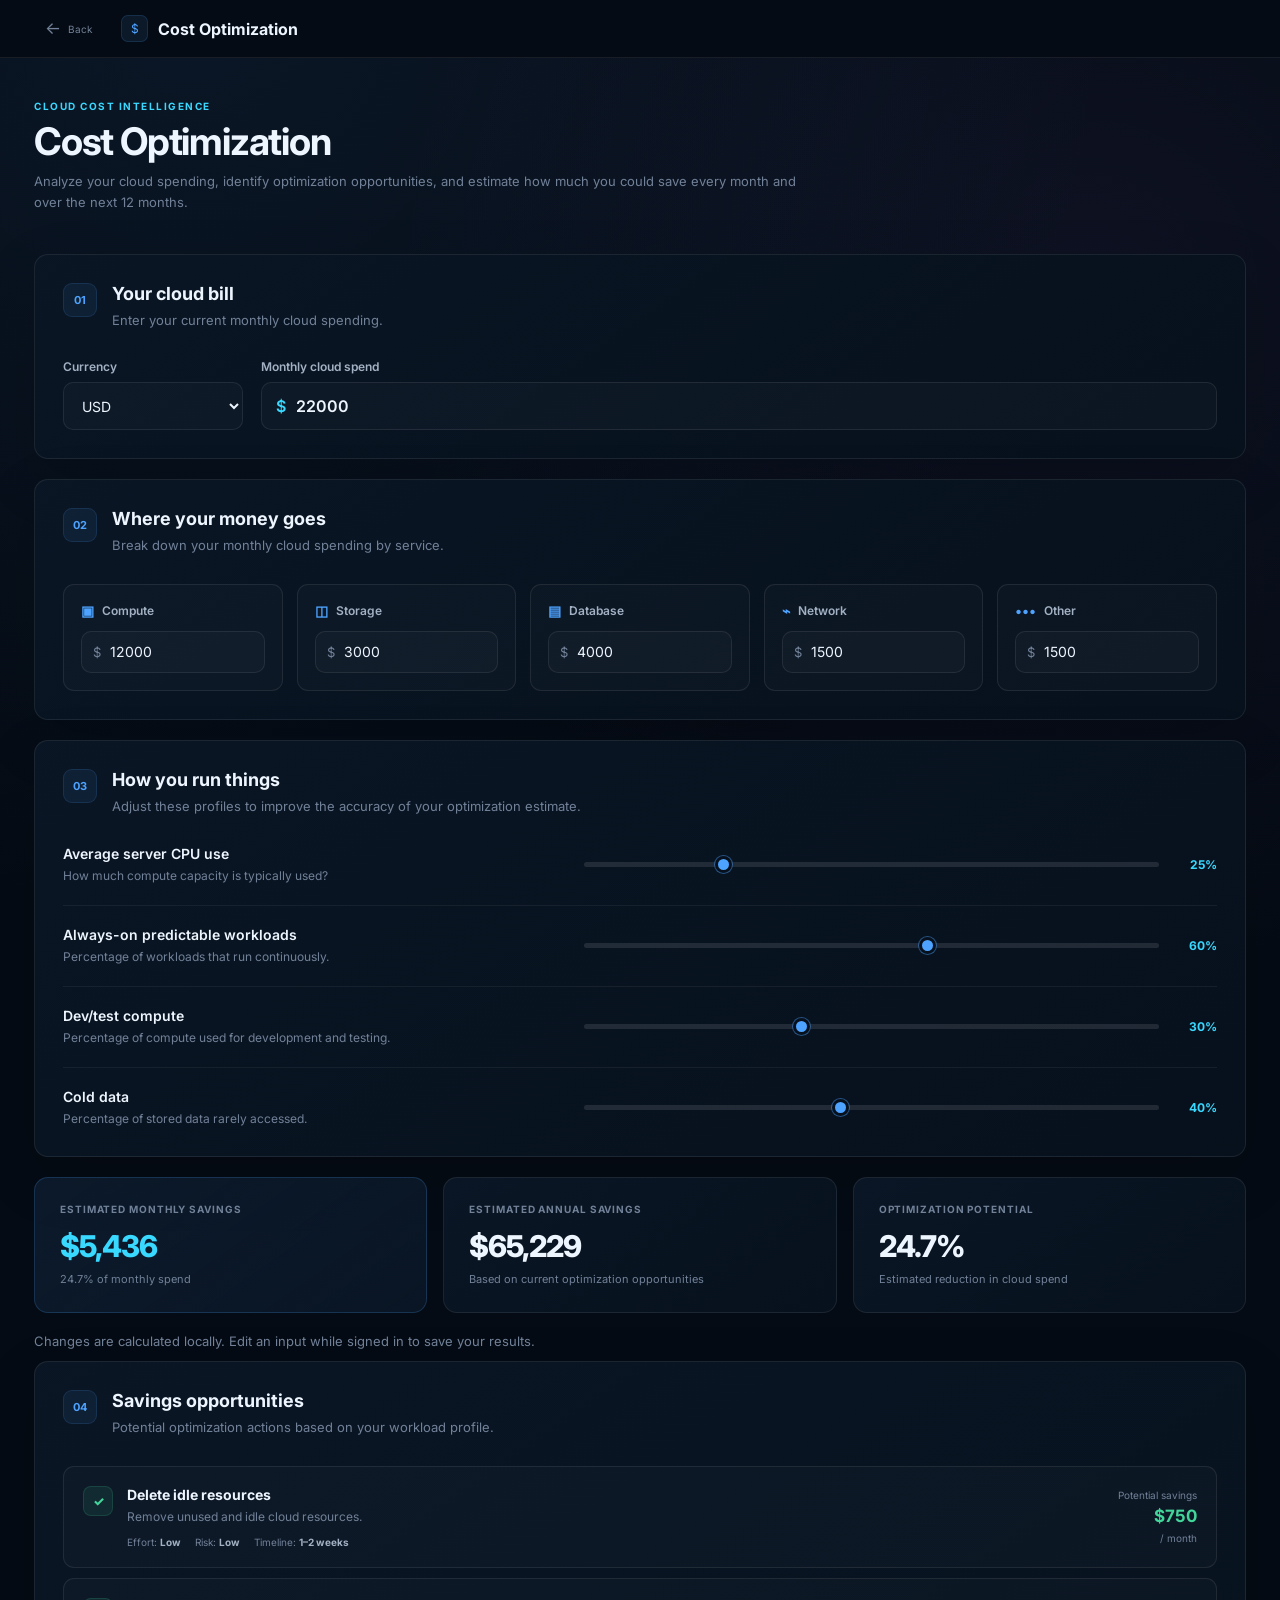
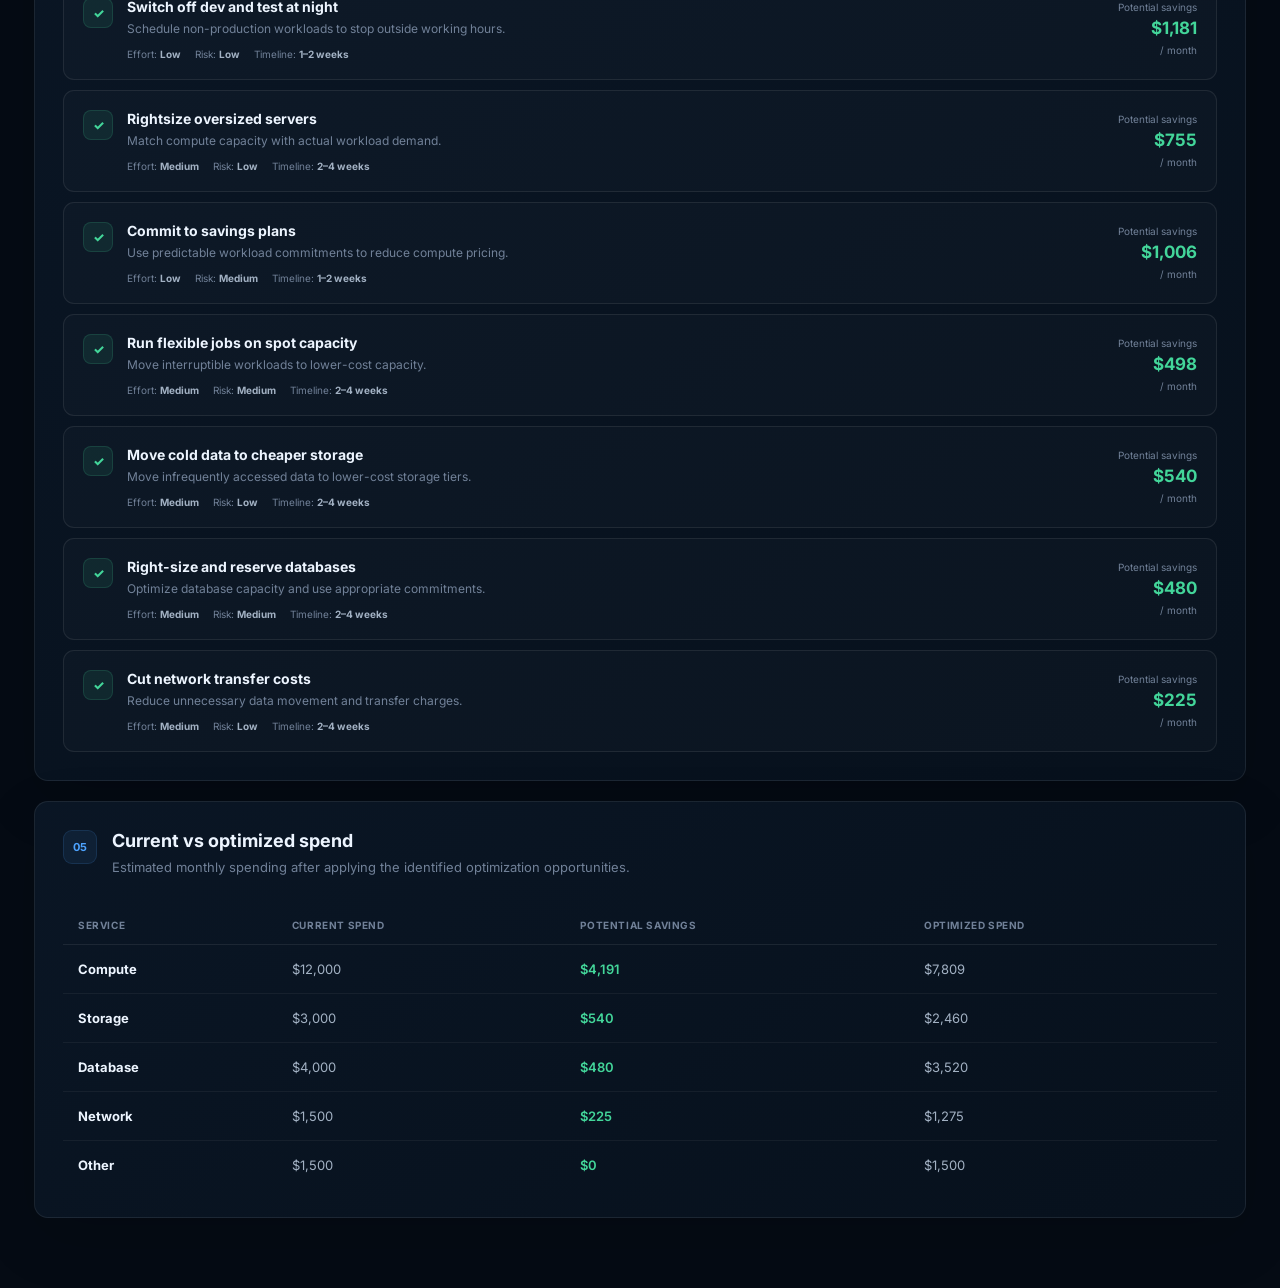
<file: costoptimization.html>
<!DOCTYPE html>

<html lang="en">

<head>

    <meta charset="UTF-8">

    <meta name="viewport"

        content="width=device-width, initial-scale=1.0">



    <title>Cost Optimization | CloudWise AI</title>



    <link rel="preconnect"

        href="https://fonts.googleapis.com">



    <link rel="preconnect"

        href="https://fonts.gstatic.com"

        crossorigin>



    <link

        href="https://fonts.googleapis.com/css2?family=Inter:wght@400;500;600;700;800&display=swap"

        rel="stylesheet">



    <link rel="stylesheet"

        href="costoptimization.css">

</head>



<body>



    <!-- =========================*

         TOP NAVIGATION
    ========================== -->



    <div class="cost-top-nav">



        <a href="index.html"

            class="back-button">



            <span>←</span>

            Back



        </a>



        <div class="cost-nav-title">



            <span class="cost-nav-icon">

                $

            </span>



            <strong>

                Cost Optimization

            </strong>



        </div>



    </div>





    <!-- =========================*

         MAIN CONTENT
    ========================== -->



    <main class="cost-page">



        <!-- HERO -->



        <section class="cost-hero">



            <div class="eyebrow">

                CLOUD COST INTELLIGENCE

            </div>



            <h1>

                Cost Optimization

            </h1>



            <p class="hero-description">

                Analyze your cloud spending, identify optimization

                opportunities, and estimate how much you could save

                every month and over the next 12 months.

            </p>



        </section>





        <!-- =========================*

             BILL INPUT
        ========================== -->



        <section class="cost-card">



            <div class="section-heading">



                <div>

                    <span class="section-number">01</span>



                    <div>

                        <h2>

                            Your cloud bill

                        </h2>



                        <p>

                            Enter your current monthly cloud spending.

                        </p>

                    </div>

                </div>



            </div>





            <div class="bill-input-row">



                <div class="currency-wrapper">



                    <label for="currency">

                        Currency

                    </label>



                    <select id="currency">



                        <option value="USD">

                            USD

                        </option>



                        <option value="INR">

                            INR

                        </option>



                        <option value="EUR">

                            EUR

                        </option>



                        <option value="GBP">

                            GBP

                        </option>



                    </select>



                </div>





                <div class="bill-wrapper">



                    <label for="monthlyBill">

                        Monthly cloud spend

                    </label>



                    <div class="money-input">



                        <span id="currencySymbol">

                            $

                        </span>



                        <input

                            type="number"

                            id="monthlyBill"

                            min="0"

                            value="22000"

                            placeholder="22000">



                    </div>



                </div>



            </div>



        </section>







        <!-- =========================*

             SERVICE SPEND
        ========================== -->



        <section class="cost-card">



            <div class="section-heading">



                <div>



                    <span class="section-number">

                        02

                    </span>



                    <div>



                        <h2>

                            Where your money goes

                        </h2>



                        <p>

                            Break down your monthly cloud spending

                            by service.

                        </p>



                    </div>



                </div>



            </div>





            <div class="service-grid">



                <div class="service-item">



                    <label for="compute">

                        <span class="service-icon">▣</span>

                        Compute

                    </label>



                    <div class="service-input">



                        <span class="input-symbol">

                            $

                        </span>



                        <input

                            type="number"

                            id="compute"

                            value="12000"

                            min="0">



                    </div>



                </div>





                <div class="service-item">



                    <label for="storage">

                        <span class="service-icon">◫</span>

                        Storage

                    </label>



                    <div class="service-input">



                        <span class="input-symbol">

                            $

                        </span>



                        <input

                            type="number"

                            id="storage"

                            value="3000"

                            min="0">



                    </div>



                </div>





                <div class="service-item">



                    <label for="database">

                        <span class="service-icon">▤</span>

                        Database

                    </label>



                    <div class="service-input">



                        <span class="input-symbol">

                            $

                        </span>



                        <input

                            type="number"

                            id="database"

                            value="4000"

                            min="0">



                    </div>



                </div>





                <div class="service-item">



                    <label for="network">

                        <span class="service-icon">⌁</span>

                        Network

                    </label>



                    <div class="service-input">



                        <span class="input-symbol">

                            $

                        </span>



                        <input

                            type="number"

                            id="network"

                            value="1500"

                            min="0">



                    </div>



                </div>





                <div class="service-item">



                    <label for="other">

                        <span class="service-icon">•••</span>

                        Other

                    </label>



                    <div class="service-input">



                        <span class="input-symbol">

                            $

                        </span>



                        <input

                            type="number"

                            id="other"

                            value="1500"

                            min="0">



                    </div>



                </div>



            </div>



        </section>







        <!-- =========================*

             WORKLOAD PROFILE
        ========================== -->



        <section class="cost-card">



            <div class="section-heading">



                <div>



                    <span class="section-number">

                        03

                    </span>



                    <div>



                        <h2>

                            How you run things

                        </h2>



                        <p>

                            Adjust these profiles to improve the

                            accuracy of your optimization estimate.

                        </p>



                    </div>



                </div>



            </div>





            <div class="profile-list">



                <!-- CPU -->



                <div class="profile-row">



                    <div class="profile-info">



                        <div class="profile-title">

                            Average server CPU use

                        </div>



                        <div class="profile-description">

                            How much compute capacity is typically used?

                        </div>



                    </div>



                    <div class="range-area">



                        <input

                            type="range"

                            id="cpu"

                            min="5"

                            max="90"

                            value="25">



                        <span

                            class="range-value"

                            id="cpuValue">

                            25%

                        </span>



                    </div>



                </div>





                <!-- Always on -->



                <div class="profile-row">



                    <div class="profile-info">



                        <div class="profile-title">

                            Always-on predictable workloads

                        </div>



                        <div class="profile-description">

                            Percentage of workloads that run continuously.

                        </div>



                    </div>



                    <div class="range-area">



                        <input

                            type="range"

                            id="alwaysOn"

                            min="0"

                            max="100"

                            value="60">



                        <span

                            class="range-value"

                            id="alwaysOnValue">

                            60%

                        </span>



                    </div>



                </div>





                <!-- Dev test -->



                <div class="profile-row">



                    <div class="profile-info">



                        <div class="profile-title">

                            Dev/test compute

                        </div>



                        <div class="profile-description">

                            Percentage of compute used for development

                            and testing.

                        </div>



                    </div>



                    <div class="range-area">



                        <input

                            type="range"

                            id="devTest"

                            min="0"

                            max="80"

                            value="30">



                        <span

                            class="range-value"

                            id="devTestValue">

                            30%

                        </span>



                    </div>



                </div>





                <!-- Cold data -->



                <div class="profile-row">



                    <div class="profile-info">



                        <div class="profile-title">

                            Cold data

                        </div>



                        <div class="profile-description">

                            Percentage of stored data rarely accessed.

                        </div>



                    </div>



                    <div class="range-area">



                        <input

                            type="range"

                            id="coldData"

                            min="0"

                            max="90"

                            value="40">



                        <span

                            class="range-value"

                            id="coldDataValue">

                            40%

                        </span>



                    </div>



                </div>



            </div>



        </section>







        <!-- =========================*

             IMPACT SUMMARY
        ========================== -->



        <section class="impact-grid">



            <div class="impact-card primary-impact">



                <div class="impact-label">

                    ESTIMATED MONTHLY SAVINGS

                </div>



                <div

                    class="impact-value"

                    id="monthlySavings">

                    $0

                </div>



                <div

                    class="impact-subtext"

                    id="monthlySavingsPercent">

                    0% of monthly spend

                </div>



            </div>





            <div class="impact-card">



                <div class="impact-label">

                    ESTIMATED ANNUAL SAVINGS

                </div>



                <div

                    class="impact-value"

                    id="annualSavings">

                    $0

                </div>



                <div class="impact-subtext">

                    Based on current optimization opportunities

                </div>



            </div>





            <div class="impact-card">



                <div class="impact-label">

                    OPTIMIZATION POTENTIAL

                </div>



                <div

                    class="impact-value"

                    id="optimizationPercent">

                    0%

                </div>



                <div class="impact-subtext">

                    Estimated reduction in cloud spend

                </div>



            </div>



        </section>







        <p id="saveStatus" role="status" aria-live="polite"
           style="margin: 12px 0; color: #718198; font-size: 13px;">
            Changes are calculated locally. Edit an input while signed in to save your results.
        </p>

        <!-- =========================*

             SAVINGS OPPORTUNITIES
        ========================== -->



        <section class="cost-card">



            <div class="section-heading">



                <div>



                    <span class="section-number">

                        04

                    </span>



                    <div>



                        <h2>

                            Savings opportunities

                        </h2>



                        <p>

                            Potential optimization actions based on

                            your workload profile.

                        </p>



                    </div>



                </div>



            </div>





            <div id="opportunities"

                class="opportunity-list">

            </div>



        </section>







        <!-- =========================*

             CURRENT VS OPTIMIZED
        ========================== -->



        <section class="cost-card">



            <div class="section-heading">



                <div>



                    <span class="section-number">

                        05

                    </span>



                    <div>



                        <h2>

                            Current vs optimized spend

                        </h2>



                        <p>

                            Estimated monthly spending after applying

                            the identified optimization opportunities.

                        </p>



                    </div>



                </div>



            </div>





            <div class="comparison-table-wrapper">



                <table class="comparison-table">



                    <thead>



                        <tr>

                            <th>Service</th>

                            <th>Current spend</th>

                            <th>Potential savings</th>

                            <th>Optimized spend</th>

                        </tr>



                    </thead>



                    <tbody id="comparisonBody">

                    </tbody>



                </table>



            </div>

        </section>
    </main>







    <!-- =========================*

         JAVASCRIPT
    ========================== -->



    <script>



        /* ==========================================

           DATA
        ========================================== */



        const services = {



            compute: 12000,

            storage: 3000,

            database: 4000,

            network: 1500,

            other: 1500



        };





        const profiles = {



            cpu: 25,

            alwaysOn: 60,

            devTest: 30,

            coldData: 40



        };





        /* ==========================================

           ELEMENTS
        ========================================== */



        const monthlyBill =

            document.getElementById("monthlyBill");



        const currency =

            document.getElementById("currency");



        const currencySymbol =

            document.getElementById("currencySymbol");



        const monthlySavings =

            document.getElementById("monthlySavings");



        const annualSavings =

            document.getElementById("annualSavings");



        const monthlySavingsPercent =

            document.getElementById("monthlySavingsPercent");



        const optimizationPercent =

            document.getElementById("optimizationPercent");



        const opportunities =

            document.getElementById("opportunities");



        const comparisonBody =

            document.getElementById("comparisonBody");


        const saveStatus =

            document.getElementById("saveStatus");





        /* ==========================================

           CURRENCY
        ========================================== */



        const currencySymbols = {



            USD: "$",

            INR: "₹",

            EUR: "€",

            GBP: "£"



        };





        function getSymbol() {



            return currencySymbols[currency.value] || "$";



        }





        function updateCurrency() {



            const symbol = getSymbol();



            currencySymbol.textContent = symbol;



            document.querySelectorAll(".input-symbol")

                .forEach(function (element) {



                    element.textContent = symbol;



                });



            calculate();



        }





        function formatMoney(value) {



            return new Intl.NumberFormat(

                undefined,

                {

                    style: "currency",

                    currency: currency.value,

                    maximumFractionDigits: 0

                }

            ).format(value);



        }







        /* ==========================================

           RANGE VALUES
        ========================================== */



        function updateRangeValue(

            inputId,

            outputId

        ) {



            const input =

                document.getElementById(inputId);



            const output =

                document.getElementById(outputId);



            output.textContent =

                input.value + "%";



        }





        function setupRange(

            inputId,

            outputId

        ) {



            const input =

                document.getElementById(inputId);



            input.addEventListener(

                "input",

                function () {



                    updateRangeValue(

                        inputId,

                        outputId

                    );



                    hasUserEdited = true;
                    calculate();
                    scheduleCalculationSave();



                }

            );



        }





        setupRange("cpu", "cpuValue");



        setupRange("alwaysOn", "alwaysOnValue");



        setupRange("devTest", "devTestValue");



        setupRange("coldData", "coldDataValue");







        /* ==========================================

           SAVINGS CALCULATION
        ========================================== */



        function calculateSavings() {



            const bill =

                Number(monthlyBill.value) || 0;





            const cpu =

                Number(

                    document.getElementById("cpu").value

                );





            const alwaysOn =

                Number(

                    document.getElementById("alwaysOn").value

                );





            const devTest =

                Number(

                    document.getElementById("devTest").value

                );





            const coldData =

                Number(

                    document.getElementById("coldData").value

                );





            /*

                Original optimization levers*

                and sequential calculation.*

            */



            const computeSpend =

                Number(

                    document.getElementById("compute").value

                ) || 0;





            const storageSpend =

                Number(

                    document.getElementById("storage").value

                ) || 0;





            const databaseSpend =

                Number(

                    document.getElementById("database").value

                ) || 0;





            const networkSpend =

                Number(

                    document.getElementById("network").value

                ) || 0;





            const otherSpend =

                Number(

                    document.getElementById("other").value

                ) || 0;





            let remainingCompute =

                computeSpend;





            let remainingStorage =

                storageSpend;





            let remainingDatabase =

                databaseSpend;





            let remainingNetwork =

                networkSpend;





            const results = [];





            /* Delete idle resources */



            const idleSavings =

                remainingCompute *

                Math.max(

                    0,

                    (50 - cpu) / 100

                ) *

                0.25;





            results.push({



                name: "Delete idle resources",



                description:

                    "Remove unused and idle cloud resources.",



                savings: idleSavings,



                effort: "Low",



                risk: "Low",



                weeks: "1–2 weeks"



            });





            remainingCompute -= idleSavings;





            /* Dev/Test shutdown */



            const devSavings =

                remainingCompute *

                (devTest / 100) *

                0.35;





            results.push({



                name:

                    "Switch off dev and test at night",



                description:

                    "Schedule non-production workloads to stop outside working hours.",



                savings: devSavings,



                effort: "Low",



                risk: "Low",



                weeks: "1–2 weeks"



            });





            remainingCompute -= devSavings;





            /* Rightsize */



            const rightsizingSavings =

                remainingCompute *

                Math.max(

                    0,

                    (50 - cpu) / 100

                ) *

                0.30;





            results.push({



                name:

                    "Rightsize oversized servers",



                description:

                    "Match compute capacity with actual workload demand.",



                savings: rightsizingSavings,



                effort: "Medium",



                risk: "Low",



                weeks: "2–4 weeks"



            });





            remainingCompute -= rightsizingSavings;





            /* Savings plans */



            const commitmentSavings =

                remainingCompute *

                (alwaysOn / 100) *

                0.18;





            results.push({



                name:

                    "Commit to savings plans",



                description:

                    "Use predictable workload commitments to reduce compute pricing.",



                savings: commitmentSavings,



                effort: "Low",



                risk: "Medium",



                weeks: "1–2 weeks"



            });





            remainingCompute -= commitmentSavings;





            /* Spot */



            const spotSavings =

                remainingCompute *

                (devTest / 100) *

                0.20;





            results.push({



                name:

                    "Run flexible jobs on spot capacity",



                description:

                    "Move interruptible workloads to lower-cost capacity.",



                savings: spotSavings,



                effort: "Medium",



                risk: "Medium",



                weeks: "2–4 weeks"



            });





            remainingCompute -= spotSavings;





            /* Cold storage */



            const coldStorageSavings =

                remainingStorage *

                (coldData / 100) *

                0.45;





            results.push({



                name:

                    "Move cold data to cheaper storage",



                description:

                    "Move infrequently accessed data to lower-cost storage tiers.",



                savings: coldStorageSavings,



                effort: "Medium",



                risk: "Low",



                weeks: "2–4 weeks"



            });





            remainingStorage -=

                coldStorageSavings;





            /* Database */



            const databaseSavings =

                remainingDatabase *

                0.12;





            results.push({



                name:

                    "Right-size and reserve databases",



                description:

                    "Optimize database capacity and use appropriate commitments.",



                savings: databaseSavings,



                effort: "Medium",



                risk: "Medium",



                weeks: "2–4 weeks"



            });





            remainingDatabase -=

                databaseSavings;





            /* Network */



            const networkSavings =

                remainingNetwork *

                0.15;





            results.push({



                name:

                    "Cut network transfer costs",



                description:

                    "Reduce unnecessary data movement and transfer charges.",



                savings: networkSavings,



                effort: "Medium",



                risk: "Low",



                weeks: "2–4 weeks"



            });





            remainingNetwork -=

                networkSavings;





            return {



                results,



                total:

                    results.reduce(

                        function (sum, item) {



                            return sum + item.savings;



                        },

                        0

                    )



            };



        }







        /* ==========================================

           RENDER OPPORTUNITIES
        ========================================== */



        function renderOpportunities(

            results

        ) {



            opportunities.innerHTML = "";



            results.forEach(

                function (item) {



                    const row =

                        document.createElement("div");



                    row.className =

                        "opportunity-item";





                    row.innerHTML = `



                        <div class="opportunity-main">



                            <div class="opportunity-icon">

                                ✓

                            </div>



                            <div>



                                <h3>

                                    ${item.name}

                                </h3>



                                <p>

                                    ${item.description}

                                </p>



                                <div class="opportunity-meta">



                                    <span>

                                        Effort:

                                        <strong>

                                            ${item.effort}

                                        </strong>

                                    </span>



                                    <span>

                                        Risk:

                                        <strong>

                                            ${item.risk}

                                        </strong>

                                    </span>



                                    <span>

                                        Timeline:

                                        <strong>

                                            ${item.weeks}

                                        </strong>

                                    </span>



                                </div>



                            </div>



                        </div>





                        <div class="opportunity-saving">



                            <span>

                                Potential savings

                            </span>



                            <strong>

                                ${formatMoney(item.savings)}

                            </strong>



                            <small>

                                / month

                            </small>



                        </div>



                    `;





                    opportunities.appendChild(row);



                }

            );



        }







        /* ==========================================

           COMPARISON TABLE
        ========================================== */



        function renderComparison(

            results

        ) {



            const savingsByService = {



                compute:

                    results

                        .slice(0, 5)

                        .reduce(

                            function (sum, item) {



                                return sum + item.savings;



                            },

                            0

                        ),



                storage:

                    results[5]?.savings || 0,



                database:

                    results[6]?.savings || 0,



                network:

                    results[7]?.savings || 0,



                other: 0



            };





            const serviceData = [



                {

                    name: "Compute",

                    current:

                        Number(

                            document.getElementById("compute").value

                        ) || 0,

                    savings:

                        savingsByService.compute

                },



                {

                    name: "Storage",

                    current:

                        Number(

                            document.getElementById("storage").value

                        ) || 0,

                    savings:

                        savingsByService.storage

                },



                {

                    name: "Database",

                    current:

                        Number(

                            document.getElementById("database").value

                        ) || 0,

                    savings:

                        savingsByService.database

                },



                {

                    name: "Network",

                    current:

                        Number(

                            document.getElementById("network").value

                        ) || 0,

                    savings:

                        savingsByService.network

                },



                {

                    name: "Other",

                    current:

                        Number(

                            document.getElementById("other").value

                        ) || 0,

                    savings:

                        savingsByService.other

                }



            ];





            comparisonBody.innerHTML = "";





            serviceData.forEach(

                function (service) {



                    const optimized =

                        Math.max(

                            0,

                            service.current -

                            service.savings

                        );





                    const row =

                        document.createElement("tr");





                    row.innerHTML = `



                        <td>

                            <strong>

                                ${service.name}

                            </strong>

                        </td>



                        <td>

                            ${formatMoney(service.current)}

                        </td>



                        <td class="saving-cell">

                            ${formatMoney(service.savings)}

                        </td>



                        <td>

                            ${formatMoney(optimized)}

                        </td>



                    `;





                    comparisonBody.appendChild(row);



                }

            );



        }







        /* ==========================================

           CHART
        ========================================== */



        function drawChart(

            monthlySaving

        ) {



            const canvas =

                document.getElementById(

                    "savingsChart"

                );





            const ctx =

                canvas.getContext("2d");





            const width =

                canvas.width =

                    canvas.clientWidth * 2;





            const height =

                canvas.height =

                    canvas.clientHeight * 2;





            ctx.scale(2, 2);





            const chartWidth =

                canvas.clientWidth;





            const chartHeight =

                canvas.clientHeight;





            ctx.clearRect(

                0,

                0,

                chartWidth,

                chartHeight

            );





            const padding = 45;





            const months =

                Array.from(

                    { length: 12 },

                    (_, index) => index + 1

                );





            const values =

                months.map(

                    function (month) {



                        return monthlySaving *

                            month;



                    }

                );





            const maxValue =

                Math.max(

                    ...values,

                    1

                );





            /* Grid */



            ctx.strokeStyle =

                "rgba(255,255,255,0.08)";



            ctx.lineWidth = 1;





            for (

                let i = 0;

                i <= 4;

                i++

            ) {



                const y =

                    padding +

                    (

                        chartHeight -

                        padding * 2

                    ) *

                    (

                        i / 4

                    );





                ctx.beginPath();



                ctx.moveTo(

                    padding,

                    y

                );



                ctx.lineTo(

                    chartWidth -

                    padding,

                    y

                );



                ctx.stroke();



            }





            /* Line */



            ctx.beginPath();





            values.forEach(

                function (

                    value,

                    index

                ) {



                    const x =

                        padding +

                        (

                            index /

                            11

                        ) *

                        (

                            chartWidth -

                            padding * 2

                        );





                    const y =

                        chartHeight -

                        padding -

                        (

                            value /

                            maxValue

                        ) *

                        (

                            chartHeight -

                            padding * 2

                        );





                    if (index === 0) {



                        ctx.moveTo(

                            x,

                            y

                        );



                    } else {



                        ctx.lineTo(

                            x,

                            y

                        );



                    }



                }

            );





            ctx.strokeStyle =

                "#4da3ff";



            ctx.lineWidth = 3;



            ctx.stroke();





            /* Points */



            values.forEach(

                function (

                    value,

                    index

                ) {



                    const x =

                        padding +

                        (

                            index /

                            11

                        ) *

                        (

                            chartWidth -

                            padding * 2

                        );





                    const y =

                        chartHeight -

                        padding -

                        (

                            value /

                            maxValue

                        ) *

                        (

                            chartHeight -

                            padding * 2

                        );





                    ctx.beginPath();



                    ctx.arc(

                        x,

                        y,

                        4,

                        0,

                        Math.PI * 2

                    );



                    ctx.fillStyle =

                        "#39d8ff";



                    ctx.fill();



                }

            );





            /* X axis labels */



            ctx.fillStyle =

                "#718198";



            ctx.font =

                "12px Inter";





            months.forEach(

                function (

                    month,

                    index

                ) {



                    const x =

                        padding +

                        (

                            index /

                            11

                        ) *

                        (

                            chartWidth -

                            padding * 2

                        );





                    ctx.fillText(

                        "M" + month,

                        x - 8,

                        chartHeight - 12

                    );



                }

            );



        }



        
        // Persist results only after the user changes an input.
        let hasUserEdited = false;
        let saveCalculationTimer = null;

        async function saveCostOptimizationResult() {
            const token = localStorage.getItem("cloudwise_access_token");

            if (!hasUserEdited) return;

            if (!token) {
                if (saveStatus) {
                    saveStatus.textContent = "Not saved: please sign in first.";
                }
                return;
            }

            if (saveStatus) {
                saveStatus.textContent = "Saving your calculation...";
            }

            const bill = Math.max(0, Number(monthlyBill.value) || 0);
            const savings = Math.max(0, Math.min(
                bill,
                calculateSavings().total
            ));
            const percent = bill > 0 ? (savings / bill) * 100 : 0;

            const payload = {
                currency: currency.value,
                monthly_bill: bill,
                monthly_savings: savings,
                annual_savings: savings * 12,
                monthly_savings_percent: Number(percent.toFixed(2)),
                optimization_percent: Number(percent.toFixed(2)),
                inputs: {
                    compute: Number(document.getElementById("compute").value) || 0,
                    storage: Number(document.getElementById("storage").value) || 0,
                    database: Number(document.getElementById("database").value) || 0,
                    network: Number(document.getElementById("network").value) || 0,
                    other: Number(document.getElementById("other").value) || 0,
                    cpu: Number(document.getElementById("cpu").value) || 0,
                    alwaysOn: Number(document.getElementById("alwaysOn").value) || 0,
                    devTest: Number(document.getElementById("devTest").value) || 0,
                    coldData: Number(document.getElementById("coldData").value) || 0
                }
            };

            try {
                const response = await fetch(
                    "http://127.0.0.1:8000/api/dashboard/calculations/cost-optimization",
                    {
                        method: "POST",
                        headers: {
                            "Authorization": "Bearer " + token,
                            "Content-Type": "application/json"
                        },
                        body: JSON.stringify(payload)
                    }
                );

                if (!response.ok) {
                    const errorText = await response.text();
                    console.error("Could not save calculation:", errorText);
                    if (saveStatus) {
                        saveStatus.textContent =
                            "Not saved. Check the backend and sign-in token, then try again.";
                    }
                    return;
                }

                console.log("Cost optimization saved successfully.");
                if (saveStatus) {
                    saveStatus.textContent =
                        "Saved successfully to your account.";
                }
            } catch (error) {
                console.error("Saving calculation failed:", error);
                if (saveStatus) {
                    saveStatus.textContent =
                        "Could not connect to the backend. Make sure the API is running.";
                }
            }
        }

        function scheduleCalculationSave() {
            if (!hasUserEdited) return;
            clearTimeout(saveCalculationTimer);
            saveCalculationTimer = setTimeout(saveCostOptimizationResult, 1000);
        }

/* ==========================================

           MAIN CALCULATION
        ========================================== */



        function calculate() {



            const bill =

                Number(monthlyBill.value) || 0;





            const data =

                calculateSavings();





            const totalSavings =

                Math.min(

                    data.total,

                    bill

                );





            const percentage =

                bill > 0

                    ? (

                        totalSavings /

                        bill

                    ) * 100

                    : 0;





            monthlySavings.textContent =

                formatMoney(

                    totalSavings

                );





            annualSavings.textContent =

                formatMoney(

                    totalSavings * 12

                );





            monthlySavingsPercent.textContent =

                percentage.toFixed(1) +

                "% of monthly spend";





            optimizationPercent.textContent =

                percentage.toFixed(1) +

                "%";





            renderOpportunities(

                data.results

            );





            renderComparison(

                data.results

            );





            drawChart(

                totalSavings

            );



        }







        /* ==========================================

           INPUT EVENTS
        ========================================== */



        document
            .querySelectorAll("input[type='number']")
            .forEach(function (input) {
                input.addEventListener("input", function () {
                    hasUserEdited = true;
                    calculate();
                    scheduleCalculationSave();
                });
            });

        currency.addEventListener("change", function () {
            hasUserEdited = true;
            updateCurrency();
            scheduleCalculationSave();
        });


        window.addEventListener(

            "resize",

            function () {



                const data =

                    calculateSavings();



                drawChart(

                    Math.min(

                        data.total,

                        Number(monthlyBill.value) || 0

                    )

                );



            }

        );







        /* ==========================================

           INITIALIZE
        ========================================== */



        updateCurrency();



        calculate();



    </script>



</body>
</html>
</file>
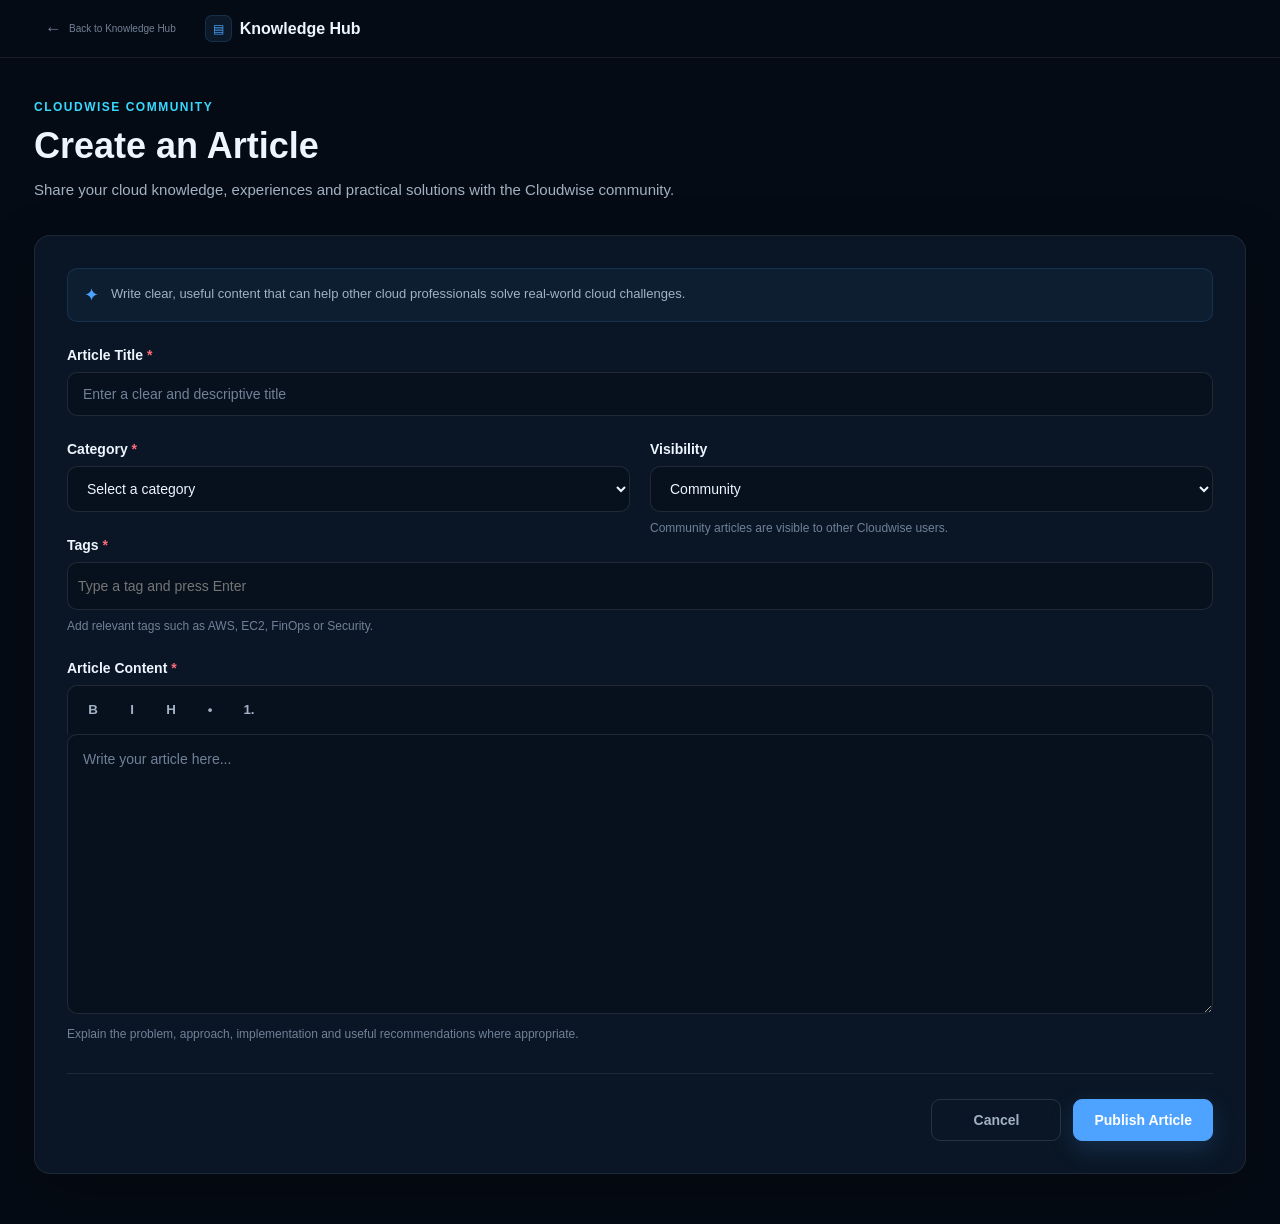
<file: create-article.html>
<!DOCTYPE html>
<html lang="en">

<head>

    <meta charset="UTF-8">

    <meta name="viewport"
          content="width=device-width, initial-scale=1.0">

    <title>Create Article | Cloudwise AI</title>

    <link rel="stylesheet" href="style.css">
    <link rel="stylesheet" href="knowledgeform.css">

</head>


<body>


    <!-- =====================================================
         NAVIGATION
         ===================================================== -->

    <div class="knowledge-top-nav">

        <a href="knowledgehub.html"
           class="back-button">

            <span>←</span>

            Back to Knowledge Hub

        </a>


        <div class="knowledge-nav-title">

            <span class="knowledge-nav-icon">
                ▤
            </span>

            <strong>
                Knowledge Hub
            </strong>

        </div>

    </div>



    <!-- =====================================================
         PAGE
         ===================================================== -->

    <main class="knowledge-form-page">


        <div class="form-page-header">

            <div class="form-eyebrow">
                CLOUDWISE COMMUNITY
            </div>

            <h1>
                Create an Article
            </h1>

            <p>
                Share your cloud knowledge, experiences and
                practical solutions with the Cloudwise community.
            </p>

        </div>



        <!-- =================================================
             FORM
             ================================================= -->

        <div class="knowledge-form-card">


            <div class="form-info-box">

                <div class="form-info-icon">
                    ✦
                </div>

                <p>
                    Write clear, useful content that can help
                    other cloud professionals solve real-world
                    cloud challenges.
                </p>

            </div>



            <!-- TITLE -->

            <div class="form-group">

                <label class="form-label"
                       for="articleTitle">

                    Article Title
                    <span class="form-required">*</span>

                </label>

                <input
                    type="text"
                    id="articleTitle"
                    class="form-input"
                    placeholder="Enter a clear and descriptive title"
                >

            </div>



            <!-- CATEGORY + TYPE -->

            <div class="form-row">


                <div class="form-group">

                    <label class="form-label"
                           for="articleCategory">

                        Category
                        <span class="form-required">*</span>

                    </label>

                    <select
                        id="articleCategory"
                        class="form-select"
                    >

                        <option value="">
                            Select a category
                        </option>

                        <option>
                            AWS
                        </option>

                        <option>
                            Azure
                        </option>

                        <option>
                            Google Cloud
                        </option>

                        <option>
                            Security
                        </option>

                        <option>
                            Cost Optimization
                        </option>

                        <option>
                            Reliability
                        </option>

                        <option>
                            Cloud Migration
                        </option>

                        <option>
                            AI & Automation
                        </option>

                        <option>
                            Architecture
                        </option>

                        <option>
                            DevOps
                        </option>

                    </select>

                </div>



                <div class="form-group">

                    <label class="form-label"
                           for="articleVisibility">

                        Visibility

                    </label>

                    <select
                        id="articleVisibility"
                        class="form-select"
                    >

                        <option value="public">
                            Community
                        </option>

                    </select>

                    <div class="form-help">
                        Community articles are visible to
                        other Cloudwise users.
                    </div>

                </div>

            </div>



            <!-- TAGS -->

            <div class="form-group">

                <label class="form-label">

                    Tags
                    <span class="form-required">*</span>

                </label>


                <div class="tags-input-wrapper"
                     id="tagsWrapper">


                    <input
                        type="text"
                        id="tagInput"
                        class="tag-text-input"
                        placeholder="Type a tag and press Enter"
                    >

                </div>


                <div class="form-help">
                    Add relevant tags such as AWS, EC2,
                    FinOps or Security.
                </div>

            </div>



            <!-- CONTENT -->

            <div class="form-group">

                <label class="form-label"
                       for="articleContent">

                    Article Content
                    <span class="form-required">*</span>

                </label>


                <div class="editor-toolbar">

                    <button
                        type="button"
                        class="editor-button"
                        title="Bold"
                    >
                        B
                    </button>

                    <button
                        type="button"
                        class="editor-button"
                        title="Italic"
                    >
                        I
                    </button>

                    <button
                        type="button"
                        class="editor-button"
                        title="Heading"
                    >
                        H
                    </button>

                    <button
                        type="button"
                        class="editor-button"
                        title="Bullet List"
                    >
                        •
                    </button>

                    <button
                        type="button"
                        class="editor-button"
                        title="Numbered List"
                    >
                        1.
                    </button>

                </div>


                <textarea
                    id="articleContent"
                    class="form-textarea"
                    placeholder="Write your article here..."
                ></textarea>


                <div class="form-help">
                    Explain the problem, approach, implementation
                    and useful recommendations where appropriate.
                </div>

            </div>



            <!-- ACTIONS -->

            <div class="form-actions">

                <button
                    type="button"
                    class="form-btn form-btn-secondary"
                    onclick="window.location.href='knowledgehub.html'"
                >
                    Cancel
                </button>


                <button
                    type="button"
                    class="form-btn form-btn-primary"
                    id="publishArticleBtn"
                >
                    Publish Article
                </button>

            </div>


        </div>


    </main>


    <!-- =====================================================
         FRONTEND ONLY
         ===================================================== -->
<script>

const API_BASE = "http://127.0.0.1:8000";

const tagInput =
    document.getElementById("tagInput");

const tagsWrapper =
    document.getElementById("tagsWrapper");

const publishArticleBtn =
    document.getElementById("publishArticleBtn");


/* =========================================================
   TAG INPUT
   ========================================================= */

tagInput.addEventListener(
    "keydown",
    function (event) {

        if (event.key !== "Enter") {
            return;
        }

        event.preventDefault();

        const value =
            tagInput.value.trim();

        if (!value) {
            return;
        }


        const existingTags =
            Array.from(
                tagsWrapper.querySelectorAll(".tag")
            ).map(function (tag) {

                return tag.dataset.tag.toLowerCase();

            });


        if (
            existingTags.includes(
                value.toLowerCase()
            )
        ) {

            tagInput.value = "";

            return;

        }


        const tag =
            document.createElement("span");

        tag.className = "tag";

        tag.dataset.tag = value;


        tag.innerHTML = `
            ${escapeHTML(value)}

            <button
                type="button"
                class="tag-remove"
            >
                ×
            </button>
        `;


        tag.querySelector(
            ".tag-remove"
        ).addEventListener(
            "click",
            function () {

                tag.remove();

            }
        );


        tagsWrapper.insertBefore(
            tag,
            tagInput
        );


        tagInput.value = "";

    }
);


/* =========================================================
   ESCAPE HTML
   ========================================================= */

function escapeHTML(value) {

    const div =
        document.createElement("div");

    div.textContent = value;

    return div.innerHTML;

}


/* =========================================================
   GET TAGS
   ========================================================= */

function getTags() {

    return Array.from(
        tagsWrapper.querySelectorAll(".tag")
    ).map(function (tag) {

        return tag.dataset.tag;

    });

}


/* =========================================================
   PUBLISH ARTICLE
   ========================================================= */

publishArticleBtn.addEventListener(
    "click",
    async function () {

        const title =
            document
                .getElementById("articleTitle")
                .value
                .trim();


        const category =
            document
                .getElementById("articleCategory")
                .value
                .trim();


        const content =
            document
                .getElementById("articleContent")
                .value
                .trim();


        const tags =
            getTags();


        /* =================================================
           VALIDATION
           ================================================= */

        if (!title) {

            alert(
                "Please enter an article title."
            );

            document
                .getElementById("articleTitle")
                .focus();

            return;

        }


        if (!category) {

            alert(
                "Please select a category."
            );

            document
                .getElementById("articleCategory")
                .focus();

            return;

        }


        if (tags.length === 0) {

            alert(
                "Please add at least one tag."
            );

            tagInput.focus();

            return;

        }


        if (!content) {

            alert(
                "Please write your article content."
            );

            document
                .getElementById("articleContent")
                .focus();

            return;

        }


        /* =================================================
           AUTHENTICATION
           ================================================= */

        const token =
            localStorage.getItem(
                "cloudwise_access_token"
            );


        if (!token) {

            alert(
                "Your session has expired. Please log in again."
            );

            window.location.href =
                "login.html";

            return;

        }


        /* =================================================
           DISABLE BUTTON
           ================================================= */

        publishArticleBtn.disabled = true;

        publishArticleBtn.textContent =
            "Publishing...";


        try {

            /* =============================================
               CURRENT BACKEND FORMAT
               ============================================= */

            const params =
                new URLSearchParams();


            params.append(
                "content_type",
                "article"
            );


            params.append(
                "title",
                title
            );


            params.append(
                "content",
                content
            );


            params.append(
                "category",
                category
            );


            params.append(
                "tags",
                JSON.stringify(tags)
            );


            /* =============================================
               SEND TO BACKEND
               ============================================= */

            const response =
                await fetch(
                    API_BASE +
                    "/api/knowledge/posts?" +
                    params.toString(),
                    {
                        method: "POST",

                        headers: {

                            "Authorization":
                                "Bearer " + token,

                            "Accept":
                                "application/json"

                        }
                    }
                );


            const data =
                await response.json();


            /* =============================================
               API ERROR
               ============================================= */

            if (!response.ok) {

                console.error(
                    "Create article error:",
                    data
                );


                throw new Error(
                    data.detail ||
                    "Unable to publish article."
                );

            }


            /* =============================================
               SUCCESS
               ============================================= */

            alert(
                "Your article has been published successfully!"
            );


            window.location.href =
                "knowledgehub.html";


        } catch (error) {

            console.error(
                "Article publishing failed:",
                error
            );


            alert(
                error.message ||
                "Unable to publish your article. Please try again."
            );


            publishArticleBtn.disabled =
                false;

            publishArticleBtn.textContent =
                "Publish Article";

        }

    }
);

</script>


</body>

</html>
</file>
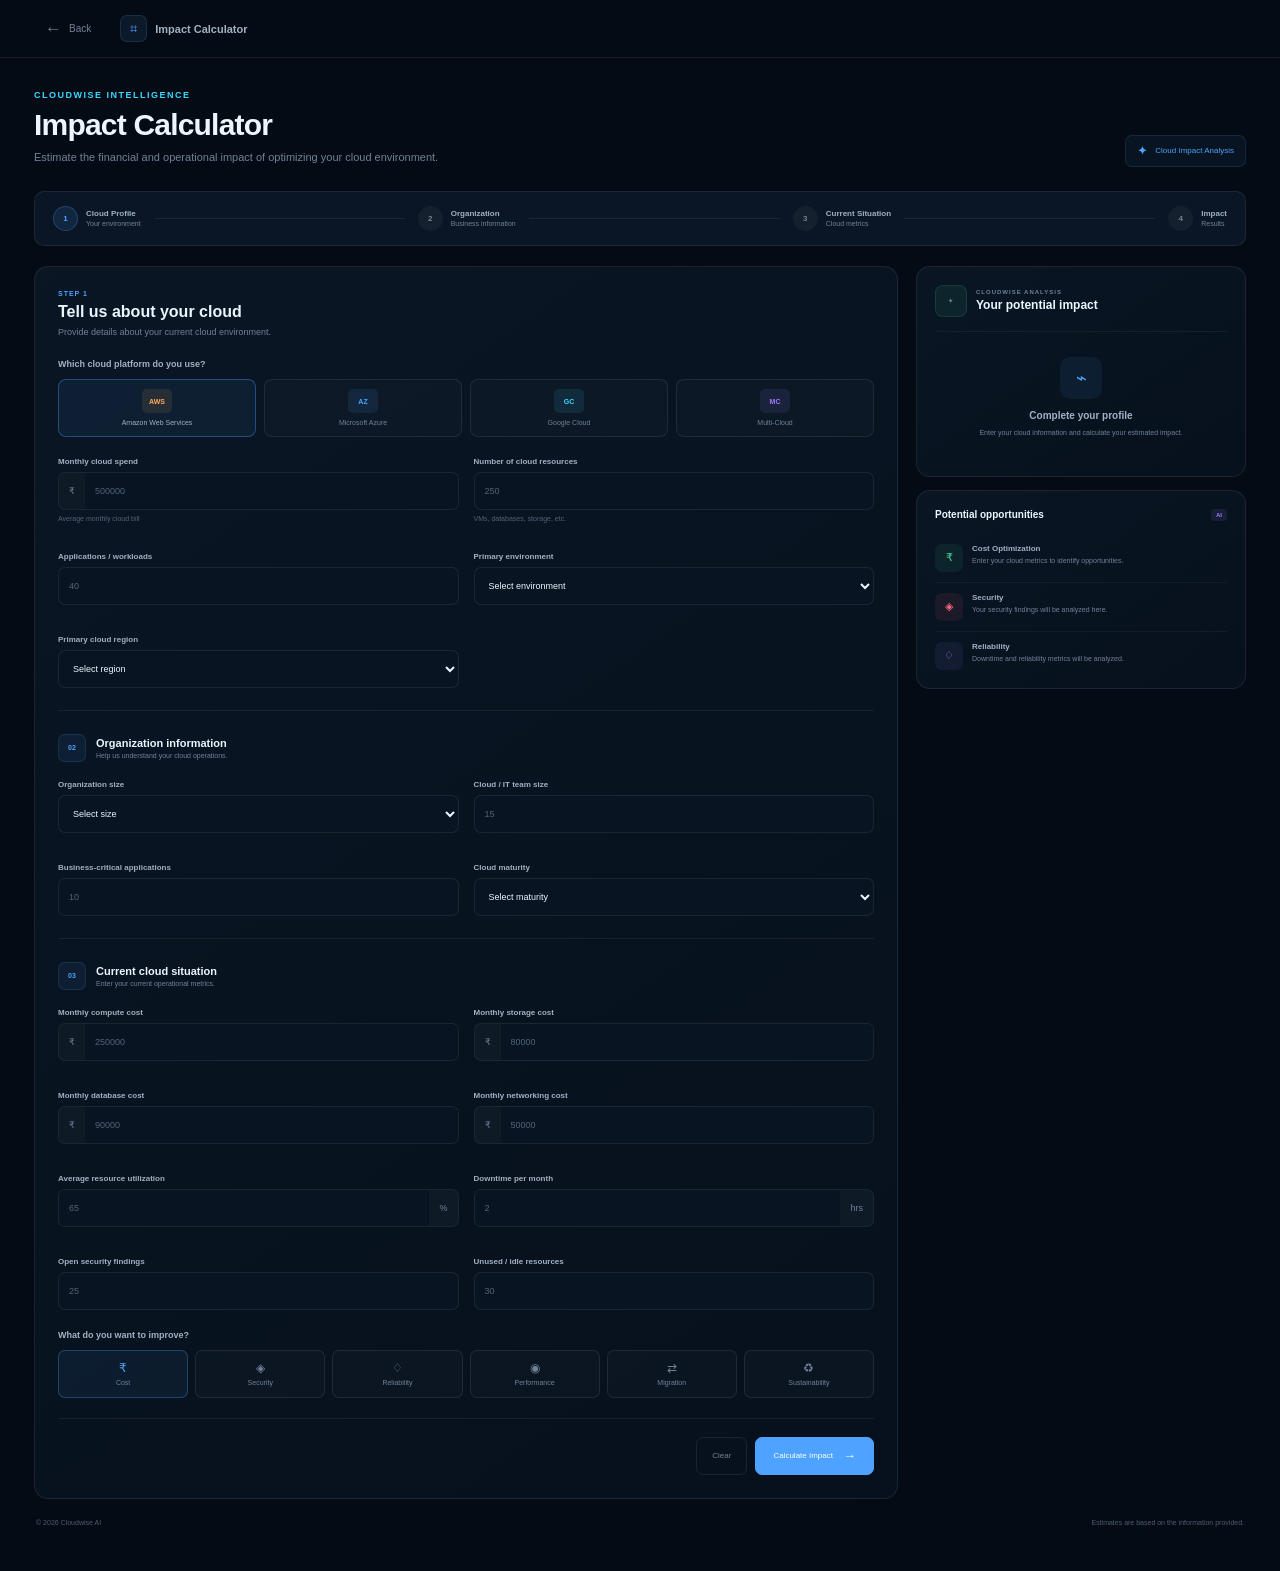
<file: impactcalculator.html>
<!DOCTYPE html>
<html lang="en">

<head>

    <meta charset="UTF-8">

    <meta name="viewport"
          content="width=device-width, initial-scale=1.0">

    <title>Impact Calculator | Cloudwise AI</title>

    <link rel="stylesheet" href="style.css">
    <link rel="stylesheet" href="impactcalculator.css">

</head>

<body>


<!-- =====================================================
     TOP NAVIGATION
     ===================================================== -->

<div class="impact-top-nav">

    <a href="index.html" class="impact-back-button">
        <span>←</span>
        Back
    </a>

    <div class="impact-nav-title">

        <span class="impact-nav-icon">
            ⌗
        </span>

        <strong>
            Impact Calculator
        </strong>

    </div>

</div>


<main class="main-content">


    <section class="impact-page">


        <!-- =================================================
             HEADER
             ================================================= -->

        <div class="impact-header">

            <div>

                <div class="impact-eyebrow">
                    CLOUDWISE INTELLIGENCE
                </div>

                <h1>
                    Impact Calculator
                </h1>

                <p>
                    Estimate the financial and operational impact
                    of optimizing your cloud environment.
                </p>

            </div>

            <div class="impact-header-badge">

                <span>✦</span>

                Cloud Impact Analysis

            </div>

        </div>


        <!-- =================================================
             PROGRESS
             ================================================= -->

        <div class="impact-progress">

            <div class="progress-step active">

                <span>1</span>

                <div>
                    <strong>Cloud Profile</strong>
                    <small>Your environment</small>
                </div>

            </div>


            <div class="progress-line"></div>


            <div class="progress-step">

                <span>2</span>

                <div>
                    <strong>Organization</strong>
                    <small>Business information</small>
                </div>

            </div>


            <div class="progress-line"></div>


            <div class="progress-step">

                <span>3</span>

                <div>
                    <strong>Current Situation</strong>
                    <small>Cloud metrics</small>
                </div>

            </div>


            <div class="progress-line"></div>


            <div class="progress-step">

                <span>4</span>

                <div>
                    <strong>Impact</strong>
                    <small>Results</small>
                </div>

            </div>

        </div>


        <!-- =================================================
             MAIN LAYOUT
             ================================================= -->

        <div class="impact-layout">


            <!-- =================================================
                 FORM
                 ================================================= -->

            <section class="impact-form-card">


                <div class="form-card-header">

                    <span class="section-label">
                        STEP 1
                    </span>

                    <h2>
                        Tell us about your cloud
                    </h2>

                    <p>
                        Provide details about your current
                        cloud environment.
                    </p>

                </div>


                <!-- CLOUD -->

                <div class="form-section">

                    <label class="field-label">
                        Which cloud platform do you use?
                    </label>

                    <div class="cloud-options">


                        <label class="cloud-option">

                            <input
                                type="radio"
                                name="cloud"
                                value="aws"
                                checked>

                            <span class="cloud-option-box">

                                <span class="cloud-logo aws">
                                    AWS
                                </span>

                                <span>
                                    Amazon Web Services
                                </span>

                            </span>

                        </label>


                        <label class="cloud-option">

                            <input
                                type="radio"
                                name="cloud"
                                value="azure">

                            <span class="cloud-option-box">

                                <span class="cloud-logo azure">
                                    AZ
                                </span>

                                <span>
                                    Microsoft Azure
                                </span>

                            </span>

                        </label>


                        <label class="cloud-option">

                            <input
                                type="radio"
                                name="cloud"
                                value="gcp">

                            <span class="cloud-option-box">

                                <span class="cloud-logo gcp">
                                    GC
                                </span>

                                <span>
                                    Google Cloud
                                </span>

                            </span>

                        </label>


                        <label class="cloud-option">

                            <input
                                type="radio"
                                name="cloud"
                                value="multi">

                            <span class="cloud-option-box">

                                <span class="cloud-logo multi">
                                    MC
                                </span>

                                <span>
                                    Multi-Cloud
                                </span>

                            </span>

                        </label>

                    </div>

                </div>


                <!-- CLOUD DETAILS -->

                <div class="form-grid">


                    <div class="form-group">

                        <label for="monthlySpend">
                            Monthly cloud spend
                        </label>

                        <div class="input-with-prefix">

                            <span>₹</span>

                            <input
                                type="number"
                                id="monthlySpend"
                                placeholder="500000"
                                min="0">

                        </div>

                        <small>
                            Average monthly cloud bill
                        </small>

                    </div>


                    <div class="form-group">

                        <label for="resources">
                            Number of cloud resources
                        </label>

                        <input
                            type="number"
                            id="resources"
                            placeholder="250"
                            min="0">

                        <small>
                            VMs, databases, storage, etc.
                        </small>

                    </div>


                    <div class="form-group">

                        <label for="applications">
                            Applications / workloads
                        </label>

                        <input
                            type="number"
                            id="applications"
                            placeholder="40"
                            min="0">

                    </div>


                    <div class="form-group">

                        <label for="environment">
                            Primary environment
                        </label>

                        <select id="environment">

                            <option value="">
                                Select environment
                            </option>

                            <option value="production">
                                Production
                            </option>

                            <option value="development">
                                Development
                            </option>

                            <option value="both">
                                Production + Development
                            </option>

                            <option value="mixed">
                                Mixed / Other
                            </option>

                        </select>

                    </div>


                    <div class="form-group">

                        <label for="region">
                            Primary cloud region
                        </label>

                        <select id="region">

                            <option value="">
                                Select region
                            </option>

                            <option>India</option>
                            <option>North America</option>
                            <option>Europe</option>
                            <option>Asia Pacific</option>
                            <option>Middle East</option>
                            <option>Global / Multiple Regions</option>

                        </select>

                    </div>

                </div>


                <!-- DIVIDER -->

                <div class="form-divider"></div>


                <!-- ORGANIZATION -->

                <div class="form-section-heading">

                    <span class="section-number">
                        02
                    </span>

                    <div>

                        <h3>
                            Organization information
                        </h3>

                        <p>
                            Help us understand your cloud operations.
                        </p>

                    </div>

                </div>


                <div class="form-grid">


                    <div class="form-group">

                        <label for="companySize">
                            Organization size
                        </label>

                        <select id="companySize">

                            <option value="">
                                Select size
                            </option>

                            <option value="small">
                                1 – 50 employees
                            </option>

                            <option value="medium">
                                51 – 250 employees
                            </option>

                            <option value="large">
                                251 – 1,000 employees
                            </option>

                            <option value="enterprise">
                                1,001 – 5,000 employees
                            </option>

                            <option value="very-large">
                                5,000+ employees
                            </option>

                        </select>

                    </div>


                    <div class="form-group">

                        <label for="cloudTeam">
                            Cloud / IT team size
                        </label>

                        <input
                            type="number"
                            id="cloudTeam"
                            placeholder="15"
                            min="0">

                    </div>


                    <div class="form-group">

                        <label for="criticalApps">
                            Business-critical applications
                        </label>

                        <input
                            type="number"
                            id="criticalApps"
                            placeholder="10"
                            min="0">

                    </div>


                    <div class="form-group">

                        <label for="maturity">
                            Cloud maturity
                        </label>

                        <select id="maturity">

                            <option value="">
                                Select maturity
                            </option>

                            <option value="starting">
                                Starting
                            </option>

                            <option value="developing">
                                Developing
                            </option>

                            <option value="established">
                                Established
                            </option>

                            <option value="optimized">
                                Optimized
                            </option>

                        </select>

                    </div>

                </div>


                <!-- DIVIDER -->

                <div class="form-divider"></div>


                <!-- CURRENT SITUATION -->

                <div class="form-section-heading">

                    <span class="section-number">
                        03
                    </span>

                    <div>

                        <h3>
                            Current cloud situation
                        </h3>

                        <p>
                            Enter your current operational metrics.
                        </p>

                    </div>

                </div>


                <div class="form-grid">


                    <div class="form-group">

                        <label for="computeCost">
                            Monthly compute cost
                        </label>

                        <div class="input-with-prefix">

                            <span>₹</span>

                            <input
                                type="number"
                                id="computeCost"
                                placeholder="250000"
                                min="0">

                        </div>

                    </div>


                    <div class="form-group">

                        <label for="storageCost">
                            Monthly storage cost
                        </label>

                        <div class="input-with-prefix">

                            <span>₹</span>

                            <input
                                type="number"
                                id="storageCost"
                                placeholder="80000"
                                min="0">

                        </div>

                    </div>


                    <div class="form-group">

                        <label for="databaseCost">
                            Monthly database cost
                        </label>

                        <div class="input-with-prefix">

                            <span>₹</span>

                            <input
                                type="number"
                                id="databaseCost"
                                placeholder="90000"
                                min="0">

                        </div>

                    </div>


                    <div class="form-group">

                        <label for="networkCost">
                            Monthly networking cost
                        </label>

                        <div class="input-with-prefix">

                            <span>₹</span>

                            <input
                                type="number"
                                id="networkCost"
                                placeholder="50000"
                                min="0">

                        </div>

                    </div>


                    <div class="form-group">

                        <label for="utilization">
                            Average resource utilization
                        </label>

                        <div class="input-with-suffix">

                            <input
                                type="number"
                                id="utilization"
                                placeholder="65"
                                min="0"
                                max="100">

                            <span>%</span>

                        </div>

                    </div>


                    <div class="form-group">

                        <label for="downtime">
                            Downtime per month
                        </label>

                        <div class="input-with-suffix">

                            <input
                                type="number"
                                id="downtime"
                                placeholder="2"
                                min="0"
                                step="0.1">

                            <span>hrs</span>

                        </div>

                    </div>


                    <div class="form-group">

                        <label for="securityFindings">
                            Open security findings
                        </label>

                        <input
                            type="number"
                            id="securityFindings"
                            placeholder="25"
                            min="0">

                    </div>


                    <div class="form-group">

                        <label for="unusedResources">
                            Unused / idle resources
                        </label>

                        <input
                            type="number"
                            id="unusedResources"
                            placeholder="30"
                            min="0">

                    </div>

                </div>


                <!-- OBJECTIVES -->

                <div class="form-section objectives-section">

                    <label class="field-label">
                        What do you want to improve?
                    </label>


                    <div class="objective-options">


                        <label class="objective-option">

                            <input
                                type="checkbox"
                                value="cost"
                                checked>

                            <span>₹</span>

                            <strong>Cost</strong>

                        </label>


                        <label class="objective-option">

                            <input
                                type="checkbox"
                                value="security">

                            <span>◈</span>

                            <strong>Security</strong>

                        </label>


                        <label class="objective-option">

                            <input
                                type="checkbox"
                                value="reliability">

                            <span>♢</span>

                            <strong>Reliability</strong>

                        </label>


                        <label class="objective-option">

                            <input
                                type="checkbox"
                                value="performance">

                            <span>◉</span>

                            <strong>Performance</strong>

                        </label>


                        <label class="objective-option">

                            <input
                                type="checkbox"
                                value="migration">

                            <span>⇄</span>

                            <strong>Migration</strong>

                        </label>


                        <label class="objective-option">

                            <input
                                type="checkbox"
                                value="sustainability">

                            <span>♻</span>

                            <strong>Sustainability</strong>

                        </label>

                    </div>

                </div>


                <!-- FORM ACTIONS -->

                <div class="form-actions">

                    <button
                        type="button"
                        class="clear-button"
                        id="clearButton">

                        Clear

                    </button>


                    <button
                        type="button"
                        class="calculate-button"
                        id="calculateButton">

                        Calculate Impact

                        <span>→</span>

                    </button>

                </div>


            </section>


            <!-- =================================================
                 RESULTS
                 ================================================= -->

            <aside class="impact-results">


                <!-- RESULTS CARD -->

                <div class="results-card">


                    <div class="results-header">

                        <span class="results-icon">
                            ✦
                        </span>

                        <div>

                            <span>
                                CLOUDWISE ANALYSIS
                            </span>

                            <h2>
                                Your potential impact
                            </h2>

                        </div>

                    </div>


                    <!-- BEFORE CALCULATION -->

                    <div
                        class="results-placeholder"
                        id="resultsPlaceholder">

                        <div class="placeholder-icon">
                            ⌁
                        </div>

                        <h3>
                            Complete your profile
                        </h3>

                        <p>
                            Enter your cloud information and
                            calculate your estimated impact.
                        </p>

                    </div>


                    <!-- AFTER CALCULATION -->

                    <div
                        class="calculated-results"
                        id="calculatedResults">


                        <div class="result-metrics">


                            <div class="result-metric">

                                <span>
                                    Estimated monthly savings
                                </span>

                                <strong id="monthlySavings">
                                    ₹0
                                </strong>

                                <small id="savingsPercent">
                                    0% of monthly spend
                                </small>

                            </div>


                            <div class="result-metric">

                                <span>
                                    Estimated annual savings
                                </span>

                                <strong id="annualSavings">
                                    ₹0
                                </strong>

                                <small>
                                    Based on current inputs
                                </small>

                            </div>


                        </div>


                        <div class="impact-score">

                            <div class="score-header">

                                <span>
                                    Cloud Impact Score
                                </span>

                                <strong id="impactScore">
                                    0 / 100
                                </strong>

                            </div>


                            <div class="score-bar">

                                <div
                                    class="score-fill"
                                    id="scoreFill">

                                </div>

                            </div>


                            <p id="scoreDescription">
                                Complete the calculator to see
                                your impact score.
                            </p>

                        </div>


                        <div class="result-extra">


                            <div>

                                <span>
                                    Estimated ROI
                                </span>

                                <strong id="roiValue">
                                    —
                                </strong>

                            </div>


                            <div>

                                <span>
                                    Payback period
                                </span>

                                <strong id="paybackValue">
                                    —
                                </strong>

                            </div>


                        </div>


                    </div>

                </div>


                <!-- INSIGHTS -->

                <div class="insights-card">

                    <div class="insights-header">

                        <h3>
                            Potential opportunities
                        </h3>

                        <span>
                            AI
                        </span>

                    </div>


                    <div id="insightsContainer">

                        <div class="insight-item">

                            <span class="insight-icon green">
                                ₹
                            </span>

                            <div>

                                <strong>
                                    Cost Optimization
                                </strong>

                                <p>
                                    Enter your cloud metrics
                                    to identify opportunities.
                                </p>

                            </div>

                        </div>


                        <div class="insight-item">

                            <span class="insight-icon red">
                                ◈
                            </span>

                            <div>

                                <strong>
                                    Security
                                </strong>

                                <p>
                                    Your security findings will
                                    be analyzed here.
                                </p>

                            </div>

                        </div>


                        <div class="insight-item">

                            <span class="insight-icon purple">
                                ♢
                            </span>

                            <div>

                                <strong>
                                    Reliability
                                </strong>

                                <p>
                                    Downtime and reliability
                                    metrics will be analyzed.
                                </p>

                            </div>

                        </div>

                    </div>

                </div>


            </aside>

        </div>


        <!-- FOOTER -->

        <footer class="impact-footer">

            <span>
                © 2026 Cloudwise AI
            </span>

            <span>
                Estimates are based on the information provided.
            </span>

        </footer>


    </section>

</main>


<script src="impactcalculator.js"></script>

</body>

</html>
</file>
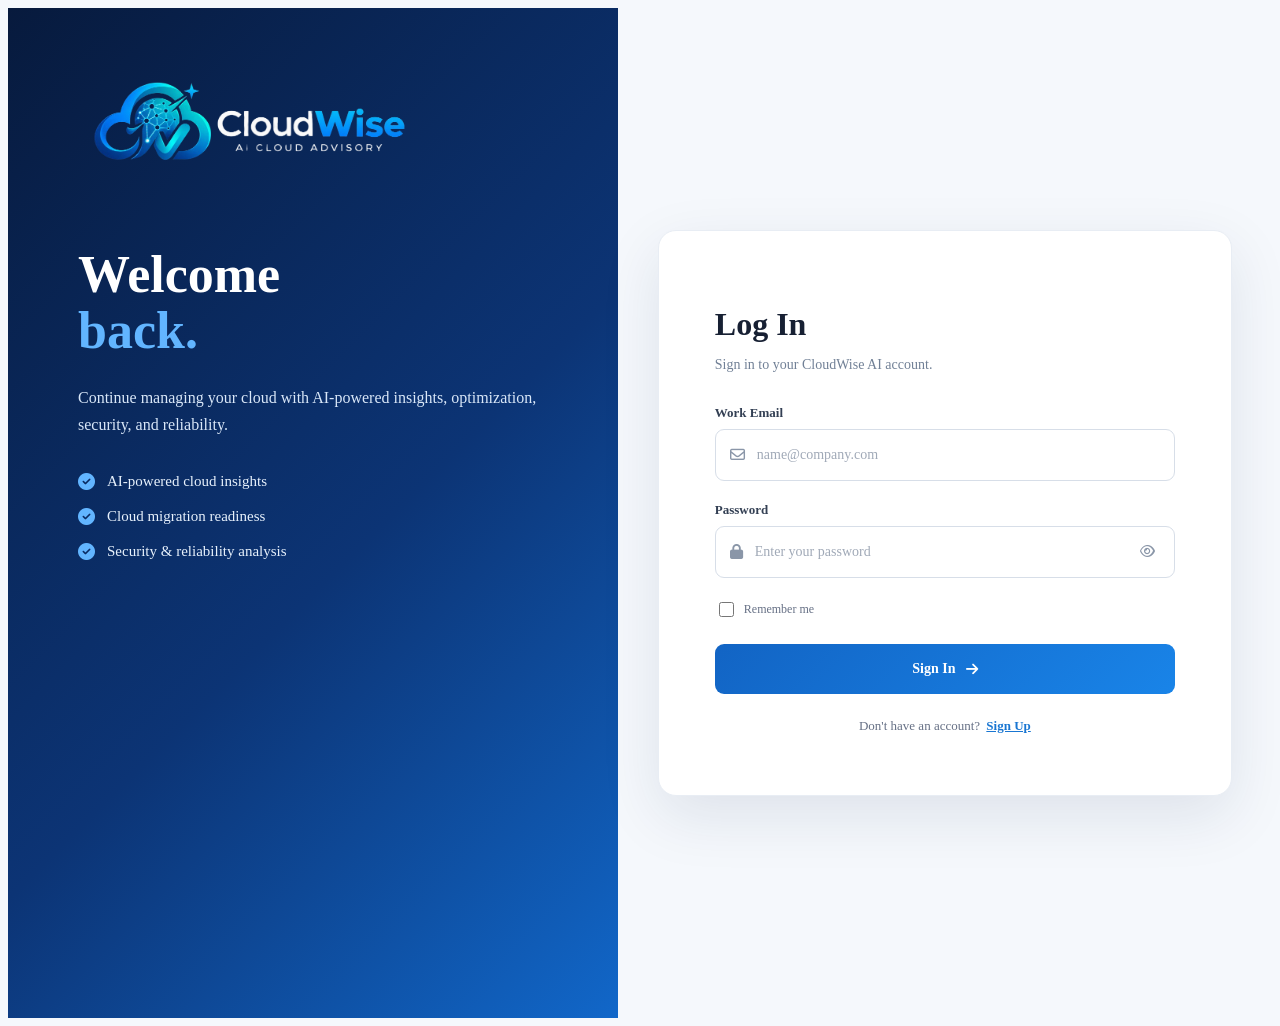
<file: knowledge-post.html>
<!DOCTYPE html>
<html lang="en">

<head>

    <meta charset="UTF-8">

    <meta name="viewport"
          content="width=device-width, initial-scale=1.0">

    <title>Knowledge Post | Cloudwise AI</title>

    <link rel="stylesheet" href="style.css">
    <link rel="stylesheet" href="knowledgeform.css">

</head>


<body>


    <!-- =====================================================
         NAVIGATION
         ===================================================== -->

    <div class="knowledge-top-nav">

        <a href="knowledgehub.html"
           class="back-button">

            <span>←</span>

            Back to Knowledge Hub

        </a>


        <div class="knowledge-nav-title">

            <span class="knowledge-nav-icon">
                ▤
            </span>

            <strong>
                Knowledge Hub
            </strong>

        </div>

    </div>



    <!-- =====================================================
         PAGE
         ===================================================== -->

    <main class="knowledge-form-page">


        <!-- =================================================
             POST
             ================================================= -->

        <article class="knowledge-form-card">


            <!-- LOADING -->

            <div id="postLoading"
                 style="
                    padding:40px;
                    text-align:center;
                    color:#a2b1c3;
                 ">

                Loading post...

            </div>



            <!-- POST CONTENT -->

            <div id="postContent"
                 style="display:none;">


                <!-- POST HEADER -->

                <div class="post-detail-header">


                    <span id="postBadge"
                          class="post-badge">

                        ARTICLE

                    </span>


                    <h1 id="postTitle"></h1>


                    <div class="post-meta">

                        <span id="postAuthor"></span>

                        <span>·</span>

                        <span id="postDate"></span>

                        <span>·</span>

                        <span id="postCategory"></span>

                    </div>


                </div>



                <!-- POST CONTENT -->

                <div id="postBody"
                     class="post-detail-content">
                </div>



                <!-- TAGS -->

                <div id="postTags"
                     class="post-tags">
                </div>



                <!-- RATING -->

                <div class="post-actions">

                    <span>
                        Rate this post:
                    </span>


                    <div id="ratingStars"
                         class="rating-stars">


                        <button
                            class="rating-star"
                            data-rating="1"
                            type="button">

                            ★

                        </button>


                        <button
                            class="rating-star"
                            data-rating="2"
                            type="button">

                            ★

                        </button>


                        <button
                            class="rating-star"
                            data-rating="3"
                            type="button">

                            ★

                        </button>


                        <button
                            class="rating-star"
                            data-rating="4"
                            type="button">

                            ★

                        </button>


                        <button
                            class="rating-star"
                            data-rating="5"
                            type="button">

                            ★

                        </button>


                    </div>


                    <span id="ratingSummary">
                        0 ratings
                    </span>


                </div>


            </div>


        </article>



        <!-- =================================================
             COMMENTS
             ================================================= -->

        <section class="comments-section">


            <h2 id="commentsTitle">
                Comments
            </h2>



            <!-- COMMENTS LIST -->

            <div id="commentsList">

                <div style="
                    color:#718198;
                    padding:20px 0;
                ">

                    Loading comments...

                </div>

            </div>



            <!-- ADD COMMENT / ANSWER -->

            <div class="knowledge-form-card">


                <div class="form-group">


                    <label
                        class="form-label"
                        for="commentInput"
                        id="commentLabel">

                        Add a comment

                    </label>


                    <textarea
                        id="commentInput"
                        class="form-textarea"
                        style="min-height:140px;"
                        placeholder="Share your thoughts or experience..."
                    ></textarea>


                </div>



                <div class="form-actions">


                    <button
                        type="button"
                        class="form-btn form-btn-primary"
                        id="postCommentBtn">

                        Post Comment

                    </button>


                </div>


            </div>


        </section>


    </main>



    <!-- =====================================================
         JAVASCRIPT
         ===================================================== -->

    <script>


        /* =====================================================
           API
           ===================================================== */

        const API_BASE =
            "http://127.0.0.1:8000";


        const token =
            localStorage.getItem(
                "cloudwise_access_token"
            );



        /* =====================================================
           GET POST ID
           ===================================================== */

        const params =
            new URLSearchParams(
                window.location.search
            );


        const postId =
            params.get("id");



        /* =====================================================
           ELEMENTS
           ===================================================== */

        const postLoading =
            document.getElementById(
                "postLoading"
            );


        const postContent =
            document.getElementById(
                "postContent"
            );


        const postBadge =
            document.getElementById(
                "postBadge"
            );


        const postTitle =
            document.getElementById(
                "postTitle"
            );


        const postAuthor =
            document.getElementById(
                "postAuthor"
            );


        const postDate =
            document.getElementById(
                "postDate"
            );


        const postCategory =
            document.getElementById(
                "postCategory"
            );


        const postBody =
            document.getElementById(
                "postBody"
            );


        const postTags =
            document.getElementById(
                "postTags"
            );


        const ratingStars =
            document.getElementById(
                "ratingStars"
            );


        const ratingSummary =
            document.getElementById(
                "ratingSummary"
            );


        const commentsList =
            document.getElementById(
                "commentsList"
            );


        const commentsTitle =
            document.getElementById(
                "commentsTitle"
            );


        const commentInput =
            document.getElementById(
                "commentInput"
            );


        const commentLabel =
            document.getElementById(
                "commentLabel"
            );


        const postCommentBtn =
            document.getElementById(
                "postCommentBtn"
            );


        let currentPost = null;



        /* =====================================================
           AUTHENTICATION
           ===================================================== */

        if (!token) {

            alert(
                "Please log in to continue."
            );

            window.location.href =
                "login.html";

        }



        /* =====================================================
           LOAD POST
           ===================================================== */

        async function loadPost() {


            if (!postId) {

                postLoading.textContent =
                    "Post not found.";

                return;

            }


            try {

                const response =
                    await fetch(
                        `${API_BASE}/api/knowledge/posts/${postId}`,
                        {
                            method: "GET",

                            headers: {
                                "Authorization":
                                    "Bearer " + token,

                                "Accept":
                                    "application/json"
                            }
                        }
                    );


                if (!response.ok) {

                    const errorData =
                        await response
                            .json()
                            .catch(() => null);

                    throw new Error(
                        errorData?.detail ||
                        "Unable to load post."
                    );

                }


                const post =
                    await response.json();


                console.log(
                    "Post response:",
                    post
                );


                currentPost =
                    post;


                renderPost(post);


                await loadComments();


            }
            catch (error) {

                console.error(
                    "Post loading error:",
                    error
                );


                postLoading.textContent =
                    error.message;

            }

        }



        /* =====================================================
           RENDER POST
           ===================================================== */

        function renderPost(post) {


            /* CONTENT TYPE */

            postBadge.textContent =
                (
                    post.content_type ||
                    "article"
                ).toUpperCase();



            /* TITLE */

            postTitle.textContent =
                post.title ||
                "Untitled";



            /* AUTHOR

               Backend returns:

               "author": {
                   "id": 4,
                   "name": "First Last"
               }
            */

            postAuthor.textContent =
                post.author?.name ||
                "Unknown Author";



            /* CATEGORY */

            postCategory.textContent =
                post.category ||
                "General";



            /* DATE */

            if (post.created_at) {

                const date =
                    new Date(
                        post.created_at
                    );


                postDate.textContent =
                    date.toLocaleDateString(
                        "en-IN",
                        {
                            day: "numeric",
                            month: "short",
                            year: "numeric"
                        }
                    );

            }
            else {

                postDate.textContent =
                    "";

            }



            /* BODY */

            postBody.textContent =
                post.content ||
                "";



            /* TAGS */

            postTags.innerHTML =
                "";


            let tags = [];


            try {

                if (
                    Array.isArray(
                        post.tags
                    )
                ) {

                    tags =
                        post.tags;

                }
                else if (
                    typeof post.tags ===
                    "string"
                ) {

                    tags =
                        JSON.parse(
                            post.tags
                        );

                }

            }
            catch (error) {

                tags = [];

            }



            tags.forEach(
                function(tag) {

                    const tagElement =
                        document.createElement(
                            "span"
                        );


                    tagElement.className =
                        "post-tag";


                    tagElement.textContent =
                        tag;


                    postTags.appendChild(
                        tagElement
                    );

                }
            );



            /* RATING */

            const average =
                Number(
                    post.rating ||
                    0
                );


            const ratingCount =
                Number(
                    post.rating_count ||
                    0
                );


            if (ratingCount > 0) {

                ratingSummary.textContent =
                    `${average.toFixed(1)} / 5 · ${ratingCount} ratings`;

            }
            else {

                ratingSummary.textContent =
                    "0 ratings";

            }



            /* SHOW POST */

            postLoading.style.display =
                "none";


            postContent.style.display =
                "block";



            /* COMMENT UI */

            updateCommentUI();

        }



        /* =====================================================
           LOAD COMMENTS
           ===================================================== */

        async function loadComments() {

            try {


                const response =
                    await fetch(
                        `${API_BASE}/api/knowledge/posts/${postId}/comments`,
                        {
                            method: "GET",

                            headers: {
                                "Authorization":
                                    "Bearer " + token,

                                "Accept":
                                    "application/json"
                            }
                        }
                    );


                console.log(
                    "Comments API status:",
                    response.status
                );


                if (!response.ok) {

                    const errorData =
                        await response
                            .json()
                            .catch(() => null);


                    throw new Error(
                        errorData?.detail ||
                        "Unable to load comments."
                    );

                }


                const data =
                    await response.json();


                console.log(
                    "Comments API response:",
                    data
                );


                /*
                 * BACKEND RESPONSE:
                 *
                 * {
                 *     "count": 2,
                 *     "comments": [
                 *         {...},
                 *         {...}
                 *     ]
                 * }
                 */


                const comments =
                    Array.isArray(
                        data.comments
                    )
                        ? data.comments
                        : [];


                console.log(
                    "Comments:",
                    comments
                );


                renderComments(
                    comments
                );


            }
            catch (error) {

                console.error(
                    "Comments loading error:",
                    error
                );


                commentsTitle.textContent =
                    "Comments";


                commentsList.innerHTML = `

                    <div style="
                        color:#ff6b7a;
                        padding:20px 0;
                    ">

                        Unable to load comments.

                    </div>

                `;

            }

        }



        /* =====================================================
           RENDER COMMENTS
           ===================================================== */

        function renderComments(
            comments
        ) {


            commentsList.innerHTML =
                "";


            if (
                !comments ||
                comments.length === 0
            ) {

                commentsTitle.textContent =
                    "Comments";


                commentsList.innerHTML = `

                    <div style="
                        color:#718198;
                        padding:20px 0;
                    ">

                        No comments yet.
                        Be the first to comment.

                    </div>

                `;


                return;

            }



            commentsTitle.textContent =
                `Comments (${comments.length})`;



            comments.forEach(
                function(comment) {


                    const card =
                        document.createElement(
                            "div"
                        );


                    card.className =
                        "comment-card";



                    /*
                     * BACKEND RETURNS:
                     *
                     * author: {
                     *     id: 4,
                     *     name: "First Last"
                     * }
                     */


                    const authorName =
                        comment.author?.name ||
                        "Unknown User";



                    const avatar =
                        authorName
                            .charAt(0)
                            .toUpperCase();



                    /* DATE */

                    let date = "";


                    if (
                        comment.created_at
                    ) {

                        date =
                            new Date(
                                comment.created_at
                            ).toLocaleDateString(
                                "en-IN",
                                {
                                    day: "numeric",
                                    month: "short",
                                    year: "numeric"
                                }
                            );

                    }



                    /* ANSWER BADGE */

                    let answerBadge =
                        "";


                    if (
                        comment.is_answer
                    ) {

                        answerBadge = `

                            <span
                                class="post-badge"
                                style="margin-left:auto;">

                                ANSWER

                            </span>

                        `;

                    }



                    /* CARD */

                    card.innerHTML = `

                        <div class="comment-header">


                            <div class="comment-avatar">

                                ${escapeHtml(
                                    avatar
                                )}

                            </div>



                            <div>

                                <div
                                    class="comment-author">

                                    ${escapeHtml(
                                        authorName
                                    )}

                                </div>


                                <div
                                    class="comment-time">

                                    ${escapeHtml(
                                        date
                                    )}

                                </div>

                            </div>


                            ${answerBadge}


                        </div>



                        <div class="comment-content">

                            ${escapeHtml(
                                comment.content ||
                                ""
                            )}

                        </div>

                    `;


                    commentsList.appendChild(
                        card
                    );

                }
            );

        }



        /* =====================================================
           COMMENT / ANSWER UI
           ===================================================== */

        function updateCommentUI() {


            if (!currentPost) {

                return;

            }


            if (
                currentPost.content_type ===
                "question"
            ) {


                commentLabel.textContent =
                    "Post an answer";


                commentInput.placeholder =
                    "Share your solution or experience...";


                postCommentBtn.textContent =
                    "Post Answer";

            }
            else {


                commentLabel.textContent =
                    "Add a comment";


                commentInput.placeholder =
                    "Share your thoughts or experience...";


                postCommentBtn.textContent =
                    "Post Comment";

            }

        }



        /* =====================================================
           POST COMMENT / ANSWER
           ===================================================== */

        postCommentBtn.addEventListener(
            "click",
            async function() {


                const content =
                    commentInput.value.trim();


                if (!content) {

                    alert(
                        currentPost?.content_type ===
                        "question"

                            ? "Please enter your answer."

                            : "Please enter a comment."
                    );

                    return;

                }



                postCommentBtn.disabled =
                    true;


                postCommentBtn.textContent =
                    "Posting...";



                try {


                    const query =
                        new URLSearchParams({

                            content:
                                content,

                            is_answer:
                                currentPost?.content_type ===
                                "question"
                                    ? "true"
                                    : "false"

                        });



                    const response =
                        await fetch(
                            `${API_BASE}/api/knowledge/posts/${postId}/comments?${query.toString()}`,
                            {
                                method: "POST",

                                headers: {

                                    "Authorization":
                                        "Bearer " + token,

                                    "Accept":
                                        "application/json"

                                }

                            }
                        );



                    if (!response.ok) {

                        const errorData =
                            await response
                                .json()
                                .catch(
                                    () => null
                                );


                        throw new Error(
                            errorData?.detail ||
                            "Unable to post comment."
                        );

                    }



                    console.log(
                        "Comment posted successfully."
                    );



                    /* CLEAR INPUT */

                    commentInput.value =
                        "";



                    /* RELOAD COMMENTS */

                    await loadComments();



                    alert(
                        currentPost?.content_type ===
                        "question"

                            ? "Answer posted successfully!"

                            : "Comment posted successfully!"
                    );


                }
                catch (error) {

                    console.error(
                        "Comment error:",
                        error
                    );


                    alert(
                        error.message
                    );

                }
                finally {

                    postCommentBtn.disabled =
                        false;


                    postCommentBtn.textContent =
                        currentPost?.content_type ===
                        "question"

                            ? "Post Answer"

                            : "Post Comment";

                }

            }
        );



        /* =====================================================
           RATING
           ===================================================== */

        ratingStars.addEventListener(
            "click",
            async function(event) {


                const star =
                    event.target.closest(
                        ".rating-star"
                    );


                if (!star) {

                    return;

                }


                const rating =
                    Number(
                        star.dataset.rating
                    );


                if (
                    !rating ||
                    rating < 1 ||
                    rating > 5
                ) {

                    return;

                }



                try {


                    const query =
                        new URLSearchParams({

                            rating:
                                rating

                        });



                    const response =
                        await fetch(
                            `${API_BASE}/api/knowledge/posts/${postId}/rating?${query.toString()}`,
                            {
                                method: "POST",

                                headers: {

                                    "Authorization":
                                        "Bearer " + token,

                                    "Accept":
                                        "application/json"

                                }

                            }
                        );



                    if (!response.ok) {

                        const errorData =
                            await response
                                .json()
                                .catch(
                                    () => null
                                );


                        throw new Error(
                            errorData?.detail ||
                            "Unable to submit rating."
                        );

                    }



                    /* HIGHLIGHT STARS */

                    document
                        .querySelectorAll(
                            ".rating-star"
                        )
                        .forEach(
                            function(button) {

                                const value =
                                    Number(
                                        button.dataset.rating
                                    );


                                button.classList.toggle(
                                    "active",
                                    value <= rating
                                );

                            }
                        );



                    /* GET UPDATED POST */

                    const updatedResponse =
                        await fetch(
                            `${API_BASE}/api/knowledge/posts/${postId}`,
                            {
                                method: "GET",

                                headers: {

                                    "Authorization":
                                        "Bearer " + token,

                                    "Accept":
                                        "application/json"

                                }

                            }
                        );



                    if (
                        updatedResponse.ok
                    ) {

                        const updatedPost =
                            await updatedResponse.json();


                        currentPost =
                            updatedPost;


                        const average =
                            Number(
                                updatedPost.rating ||
                                0
                            );


                        const count =
                            Number(
                                updatedPost.rating_count ||
                                0
                            );


                        ratingSummary.textContent =
                            count > 0

                                ? `${average.toFixed(1)} / 5 · ${count} ratings`

                                : "0 ratings";

                    }



                    alert(
                        "Rating submitted successfully!"
                    );


                }
                catch (error) {

                    console.error(
                        "Rating error:",
                        error
                    );


                    alert(
                        error.message
                    );

                }

            }
        );



        /* =====================================================
           ESCAPE HTML
           ===================================================== */

        function escapeHtml(
            value
        ) {

            return String(value)

                .replace(
                    /&/g,
                    "&amp;"
                )

                .replace(
                    /</g,
                    "&lt;"
                )

                .replace(
                    />/g,
                    "&gt;"
                )

                .replace(
                    /"/g,
                    "&quot;"
                )

                .replace(
                    /'/g,
                    "&#039;"
                );

        }



        /* =====================================================
           START
           ===================================================== */

        loadPost();


    </script>


</body>

</html>
</file>
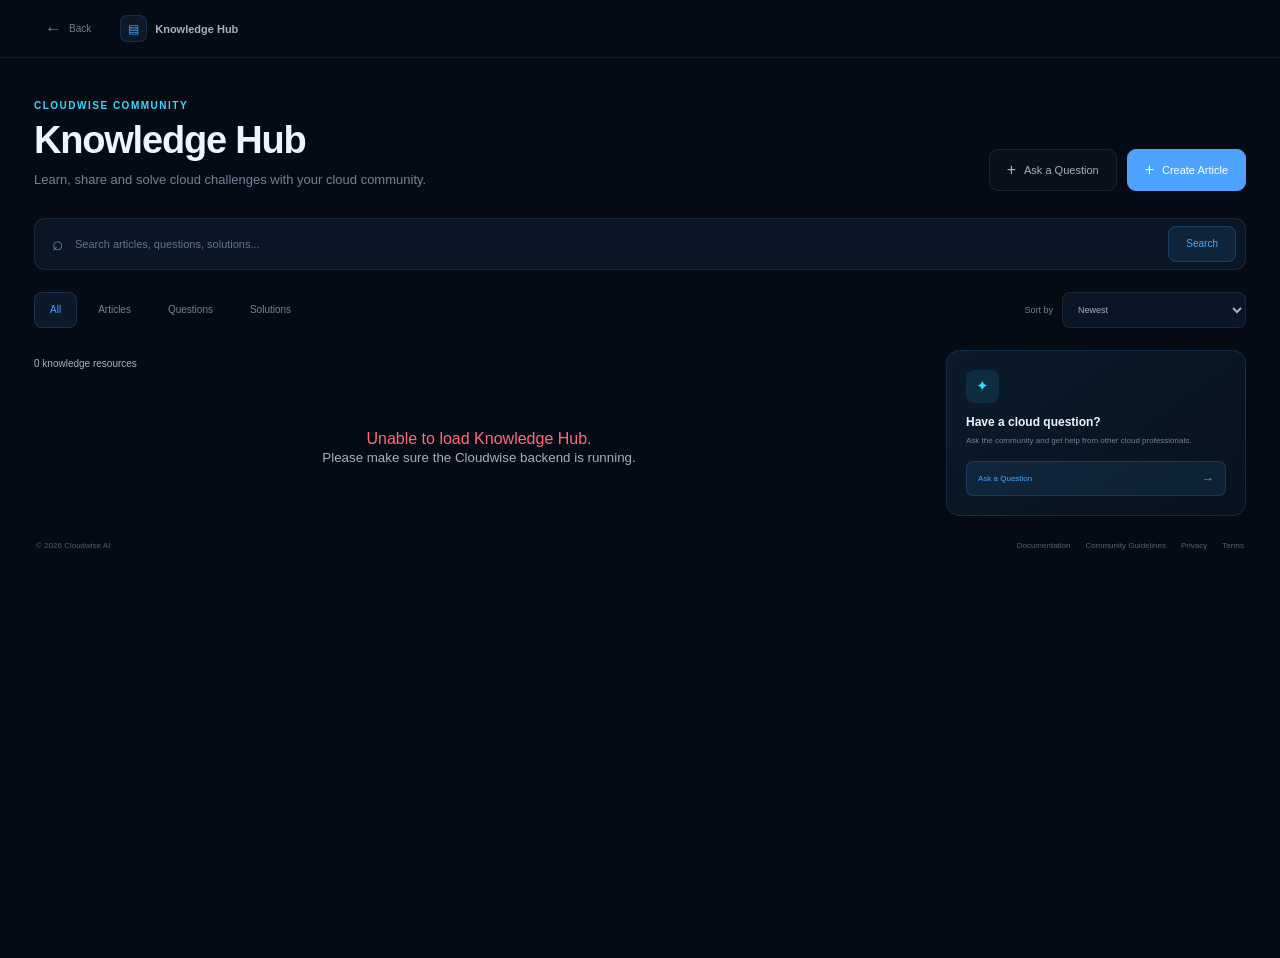
<file: knowledgehub.html>
<!DOCTYPE html>
<html lang="en">

<head>

    <meta charset="UTF-8">

    <meta name="viewport"
          content="width=device-width, initial-scale=1.0">

    <title>Knowledge Hub | Cloudwise AI</title>

    <!-- SHARED CSS -->
    <link rel="stylesheet" href="style.css">

    <!-- KNOWLEDGE HUB CSS -->
    <link rel="stylesheet" href="knowledgehub.css">

</head>


<body>


    <!-- =====================================================
         KNOWLEDGE HUB NAVIGATION
         ===================================================== -->

    <div class="knowledge-top-nav">

    <a href="index.html" class="back-button">
        <span>←</span>
        Back
    </a>



        <div class="knowledge-nav-title">

            <span class="knowledge-nav-icon">
                ▤
            </span>

            <strong>
                Knowledge Hub
            </strong>

        </div>

    </div>



    <!-- =====================================================
         MAIN CONTENT
         ===================================================== -->

    <main class="main-content">

        <!-- =================================================
             KNOWLEDGE HUB
             ================================================= -->

        <section class="knowledge-hub">


            <!-- PAGE HEADER -->

            <div class="knowledge-header">


                <div class="knowledge-header-content">

                    <div class="knowledge-eyebrow">
                        CLOUDWISE COMMUNITY
                    </div>


                    <h1>
                        Knowledge Hub
                    </h1>


                    <p>
                        Learn, share and solve cloud challenges
                        with your cloud community.
                    </p>

                </div>



                <div class="knowledge-header-actions">


                    <button
                        class="knowledge-btn knowledge-btn-secondary"
                        id="askQuestionBtn"
                        type="button">

                        <span>+</span>

                        Ask a Question

                    </button>


                    <button
                        class="knowledge-btn knowledge-btn-primary"
                        id="createArticleBtn"
                        type="button">

                        <span>+</span>

                        Create Article

                    </button>


                </div>

            </div>



            <!-- =================================================
                 SEARCH
                 ================================================= -->

            <div class="knowledge-search-section">

                <div class="knowledge-search">


                    <span class="knowledge-search-icon">
                        ⌕
                    </span>


                    <input
                        type="text"
                        id="knowledgeSearch"
                        placeholder="Search articles, questions, solutions..."
                        autocomplete="off"
                    >


                    <button
                        id="searchBtn"
                        type="button">

                        Search

                    </button>


                </div>

            </div>



            <!-- =================================================
                 TOOLBAR
                 ================================================= -->

            <div class="knowledge-toolbar">


                <!-- TABS -->

                <div class="knowledge-tabs">

                    <button
                        class="knowledge-tab active"
                        data-filter="all"
                        type="button">

                        All

                    </button>


                    <button
                        class="knowledge-tab"
                        data-filter="article"
                        type="button">

                        Articles

                    </button>


                    <button
                        class="knowledge-tab"
                        data-filter="question"
                        type="button">

                        Questions

                    </button>


                    <button
                        class="knowledge-tab"
                        data-filter="solution"
                        type="button">

                        Solutions

                    </button>

                </div>



                <!-- SORT -->

                <div class="knowledge-sort">

                    <label for="sortSelect">
                        Sort by
                    </label>


                    <select id="sortSelect">

                        <option value="newest">
                            Newest
                        </option>

                        <option value="oldest">
                            Oldest
                        </option>

                        <option value="az">
                            A → Z
                        </option>

                        <option value="za">
                            Z → A
                        </option>

                        <option value="best-rated">
                            Best Rated
                        </option>

                        <option value="most-rated">
                            Most Rated
                        </option>

                        <option value="most-discussed">
                            Most Discussed
                        </option>

                    </select>

                </div>

            </div>



            <!-- =================================================
                 CONTENT + RIGHT SIDEBAR
                 ================================================= -->

            <div class="knowledge-layout">


                <!-- =================================================
                     KNOWLEDGE CONTENT
                     ================================================= -->

<div class="knowledge-content">

    <div class="results-header">
        <span id="resultsCount">
            0 knowledge resources
        </span>
    </div>

    <div id="knowledgeCards"></div>

</div>



                <!-- =================================================
                     RIGHT SIDEBAR
                     ================================================= -->

                <aside class="knowledge-sidebar">            

                    <!-- COMMUNITY -->

                    <div class="hub-community-card">


                        <div class="community-icon">
                            ✦
                        </div>


                        <h3>
                            Have a cloud question?
                        </h3>


                        <p>
                            Ask the community and get help from
                            other cloud professionals.
                        </p>


                        <button
                            id="communityAskBtn"
                            type="button">

                            Ask a Question

                            <span>
                                →
                            </span>

                        </button>


                    </div>


                </aside>

            </div>



            <!-- =================================================
                 FOOTER
                 ================================================= -->

            <footer class="knowledge-footer">

                <span>
                    © 2026 Cloudwise AI
                </span>


                <div class="knowledge-footer-links">

                    <a href="#">
                        Documentation
                    </a>

                    <a href="#">
                        Community Guidelines
                    </a>

                    <a href="#">
                        Privacy
                    </a>

                    <a href="#">
                        Terms
                    </a>

                </div>

            </footer>


        </section>

    </main>



    <!-- =====================================================
         JAVASCRIPT
         ===================================================== -->

  <script>

document.addEventListener("DOMContentLoaded", function () {

    const API_BASE = "http://127.0.0.1:8000";

    const searchInput =
        document.getElementById("knowledgeSearch");

    const searchButton =
        document.getElementById("searchBtn");

    const tabs =
        document.querySelectorAll(".knowledge-tab");

    const sortSelect =
        document.getElementById("sortSelect");

    const resultsCount =
        document.getElementById("resultsCount");

    const knowledgeCards =
        document.getElementById("knowledgeCards");
    
    knowledgeCards.addEventListener(
    "click",
    function (event) {

        const card =
            event.target.closest(".knowledge-card");

        if (!card) {
            return;
        }

        const postId =
            card.dataset.postId;

        if (!postId) {
            return;
        }

        window.location.href =
            "knowledge-post.html?id=" + postId;

    }
);


    let currentFilter = "all";


    /* =========================================================
       AUTH TOKEN
       ========================================================= */

    function getAuthToken() {

        return localStorage.getItem(
            "cloudwise_access_token"
        );

    }


    /* =========================================================
       ESCAPE HTML
       ========================================================= */

    function escapeHTML(value) {

        if (value === null || value === undefined) {
            return "";
        }

        return String(value)
            .replace(/&/g, "&amp;")
            .replace(/</g, "&lt;")
            .replace(/>/g, "&gt;")
            .replace(/"/g, "&quot;")
            .replace(/'/g, "&#039;");

    }


    /* =========================================================
       TIME AGO
       ========================================================= */

    function timeAgo(dateString) {

        if (!dateString) {
            return "";
        }

        const date = new Date(dateString);

        if (isNaN(date.getTime())) {
            return "";
        }

        const now = new Date();

        const seconds =
            Math.floor((now - date) / 1000);

        if (seconds < 60) {
            return "Just now";
        }

        const minutes =
            Math.floor(seconds / 60);

        if (minutes < 60) {
            return minutes + (
                minutes === 1 ? " minute ago" : " minutes ago"
            );

        }

        const hours =
            Math.floor(minutes / 60);

        if (hours < 24) {
            return hours + (
                hours === 1 ? " hour ago" : " hours ago"
            );

        }

        const days =
            Math.floor(hours / 24);

        if (days < 7) {
            return days + (
                days === 1 ? " day ago" : " days ago"
            );

        }

        const weeks =
            Math.floor(days / 7);

        if (weeks < 4) {
            return weeks + (
                weeks === 1 ? " week ago" : " weeks ago"
            );

        }

        const months =
            Math.floor(days / 30);

        if (months < 12) {
            return months + (
                months === 1 ? " month ago" : " months ago"
            );

        }

        const years =
            Math.floor(days / 365);

        return years + (
            years === 1 ? " year ago" : " years ago"
        );

    }


    /* =========================================================
       CONTENT TYPE
       ========================================================= */

    function getContentBadge(type) {

        if (type === "article") {

            return `
                <span class="content-badge article">
                    ARTICLE
                </span>
            `;

        }

        if (type === "question") {

            return `
                <span class="content-badge question">
                    QUESTION
                </span>
            `;

        }

        if (type === "solution") {

            return `
                <span class="content-badge solution">
                    SOLUTION
                </span>
            `;

        }

        return `
            <span class="content-badge article">
                ARTICLE
            </span>
        `;

    }


    /* =========================================================
       RENDER ONE CARD
       ========================================================= */

    function renderCard(post) {

        const authorName =
            post.author?.name || "Cloudwise User";

        const firstLetter =
            authorName.charAt(0).toUpperCase();

        const rating =
            Number(post.rating || 0).toFixed(1);

        const ratingCount =
            Number(post.rating_count || 0);

        const commentCount =
            Number(post.comment_count || 0);

        const tags =
            Array.isArray(post.tags)
                ? post.tags
                : [];


        const tagsHTML =
            tags.map(function (tag) {

                return `
                    <span>
                        ${escapeHTML(tag)}
                    </span>
                `;

            }).join("");


        return `

<article
    class="knowledge-card"
    data-type="${escapeHTML(post.content_type)}"
    data-title="${escapeHTML(post.title)}"
    data-post-id="${post.id}"
    style="cursor: pointer;"
>

                <div class="knowledge-card-top">

                    ${getContentBadge(post.content_type)}

                    <span class="content-time">
                        ${escapeHTML(timeAgo(post.created_at))}
                    </span>

                </div>


                <h2>
                    ${escapeHTML(post.title)}
                </h2>


                <p>
                    ${escapeHTML(post.content)}
                </p>


                <div class="knowledge-tags">

                    ${tagsHTML}

                </div>


                <div class="knowledge-card-footer">


                    <div class="content-author">

                        <div class="author-avatar">
                            ${escapeHTML(firstLetter)}
                        </div>


                        <div>

                            <strong>
                                ${escapeHTML(authorName)}
                            </strong>

                            <span>
                                Community Member
                            </span>

                        </div>

                    </div>


                    <div class="knowledge-stats">

                        <span>
                            ★ ${rating}
                        </span>

                        <span>
                            ◉ ${ratingCount}
                        </span>

                        <span>
                            ● ${commentCount}
                        </span>

                    </div>


                </div>

            </article>

        `;

    }


    /* =========================================================
       LOAD POSTS FROM BACKEND
       ========================================================= */

    async function loadKnowledgePosts() {

        try {

            knowledgeCards.innerHTML = `
                <div style="
                    padding: 30px;
                    text-align: center;
                    color: #a2b1c3;
                ">
                    Loading knowledge resources...
                </div>
            `;


            const params =
                new URLSearchParams();


            /* CONTENT TYPE */

            if (currentFilter !== "all") {

                params.set(
                    "content_type",
                    currentFilter
                );

            }


            /* SEARCH */

            const searchTerm =
                searchInput.value.trim();

            if (searchTerm) {

                params.set(
                    "search",
                    searchTerm
                );

            }


            /* SORT */

            params.set(
                "sort",
                sortSelect.value
            );


            const token =
                getAuthToken();


            const headers = {
                "Accept": "application/json"
            };


            if (token) {

                headers["Authorization"] =
                    "Bearer " + token;

            }


            const response =
                await fetch(
                    API_BASE +
                    "/api/knowledge/posts?" +
                    params.toString(),
                    {
                        method: "GET",
                        headers: headers
                    }
                );


            if (!response.ok) {

                throw new Error(
                    "Knowledge Hub API returned " +
                    response.status
                );

            }


            const data =
                await response.json();


            /* CLEAR */

            knowledgeCards.innerHTML = "";


            /* NO RESULTS */

            if (
                !data.posts ||
                data.posts.length === 0
            ) {

                knowledgeCards.innerHTML = `

                    <div style="
                        padding: 40px;
                        text-align: center;
                        color: #a2b1c3;
                    ">

                        <h3 style="
                            margin-bottom: 8px;
                            color: #edf5ff;
                        ">
                            No knowledge resources found
                        </h3>

                        <p>
                            Try a different search or create
                            a new article or question.
                        </p>

                    </div>

                `;


                resultsCount.textContent =
                    "0 knowledge resources";

                return;

            }


            /* RENDER */

            data.posts.forEach(function (post) {

                knowledgeCards.insertAdjacentHTML(
                    "beforeend",
                    renderCard(post)
                );

            });


            /* COUNT */

            const count =
                data.count || data.posts.length;


            resultsCount.textContent =
                count +
                (
                    count === 1
                        ? " knowledge resource"
                        : " knowledge resources"
                );


        } catch (error) {

            console.error(
                "Knowledge Hub loading error:",
                error
            );


            knowledgeCards.innerHTML = `

                <div style="
                    padding: 40px;
                    text-align: center;
                    color: #ff6b7a;
                ">

                    Unable to load Knowledge Hub.

                    <br>

                    <small style="
                        color: #a2b1c3;
                    ">
                        Please make sure the Cloudwise
                        backend is running.
                    </small>

                </div>

            `;


            resultsCount.textContent =
                "0 knowledge resources";

        }

    }
    /* =========================================================
   OPEN KNOWLEDGE POST
   ========================================================= */



    /* =========================================================
       TABS
       ========================================================= */

    tabs.forEach(function (tab) {

        tab.addEventListener(
            "click",
            function () {

                tabs.forEach(function (item) {

                    item.classList.remove("active");

                });


                this.classList.add("active");
                currentFilter =
                     this.dataset.filter;

                loadKnowledgePosts();
            }
        );

    });


    /* =========================================================
       SEARCH
       ========================================================= */

    searchInput.addEventListener(
        "input",
        function () {

            loadKnowledgePosts();

        }
    );


    searchButton.addEventListener(
        "click",
        function () {

            loadKnowledgePosts();

        }
    );


    /* =========================================================
       SORT
       ========================================================= */

    sortSelect.addEventListener(
        "change",
        function () {

            loadKnowledgePosts();

        }
    );


    /* =========================================================
       BUTTONS
       ========================================================= */

    document
        .getElementById("askQuestionBtn")
        .addEventListener(
            "click",
            function () {

                window.location.href =
                    "ask-question.html";

            }
        );


    document
        .getElementById("communityAskBtn")
        .addEventListener(
            "click",
            function () {

                window.location.href =
                    "ask-question.html";

            }
        );


    document
        .getElementById("createArticleBtn")
        .addEventListener(
            "click",
            function () {

                window.location.href =
                    "create-article.html";

            }
        );


    /* =========================================================
       INITIAL LOAD
       ========================================================= */

    loadKnowledgePosts();

});

</script>


</body>

</html>
</file>
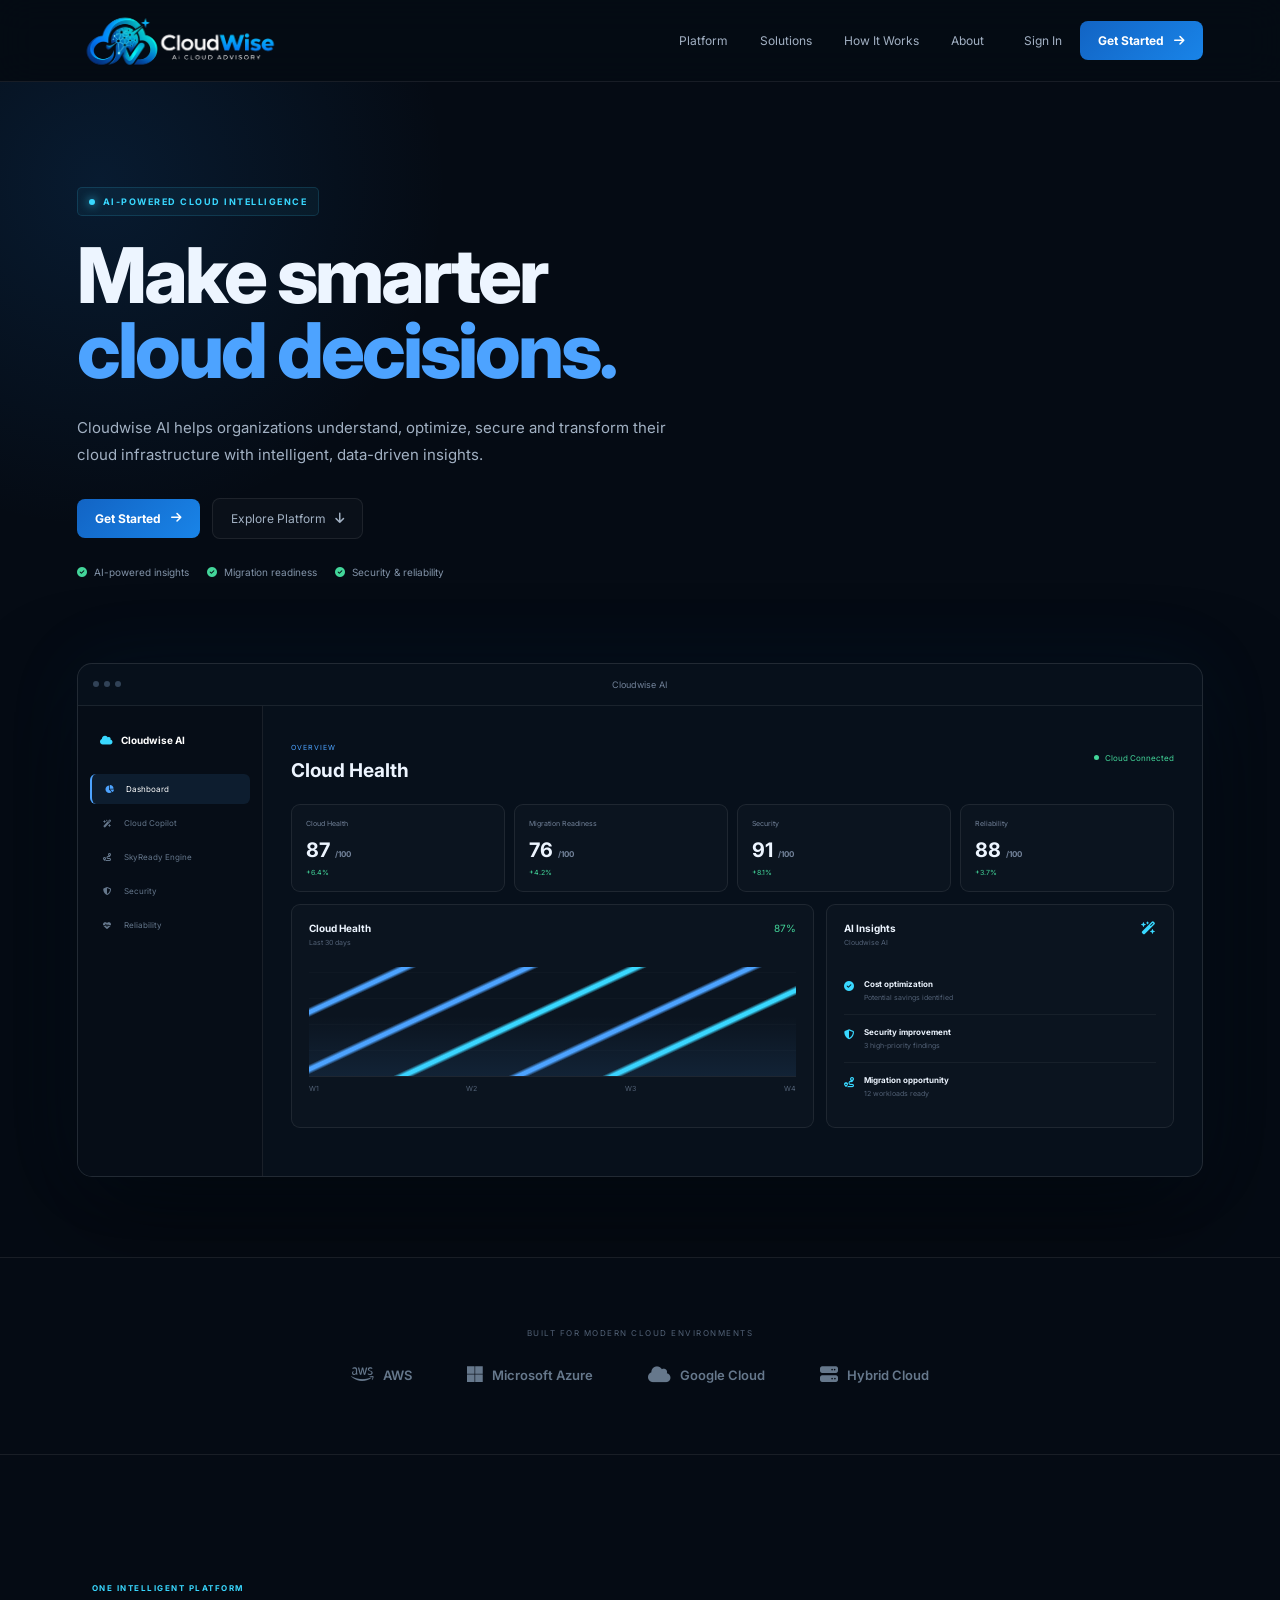
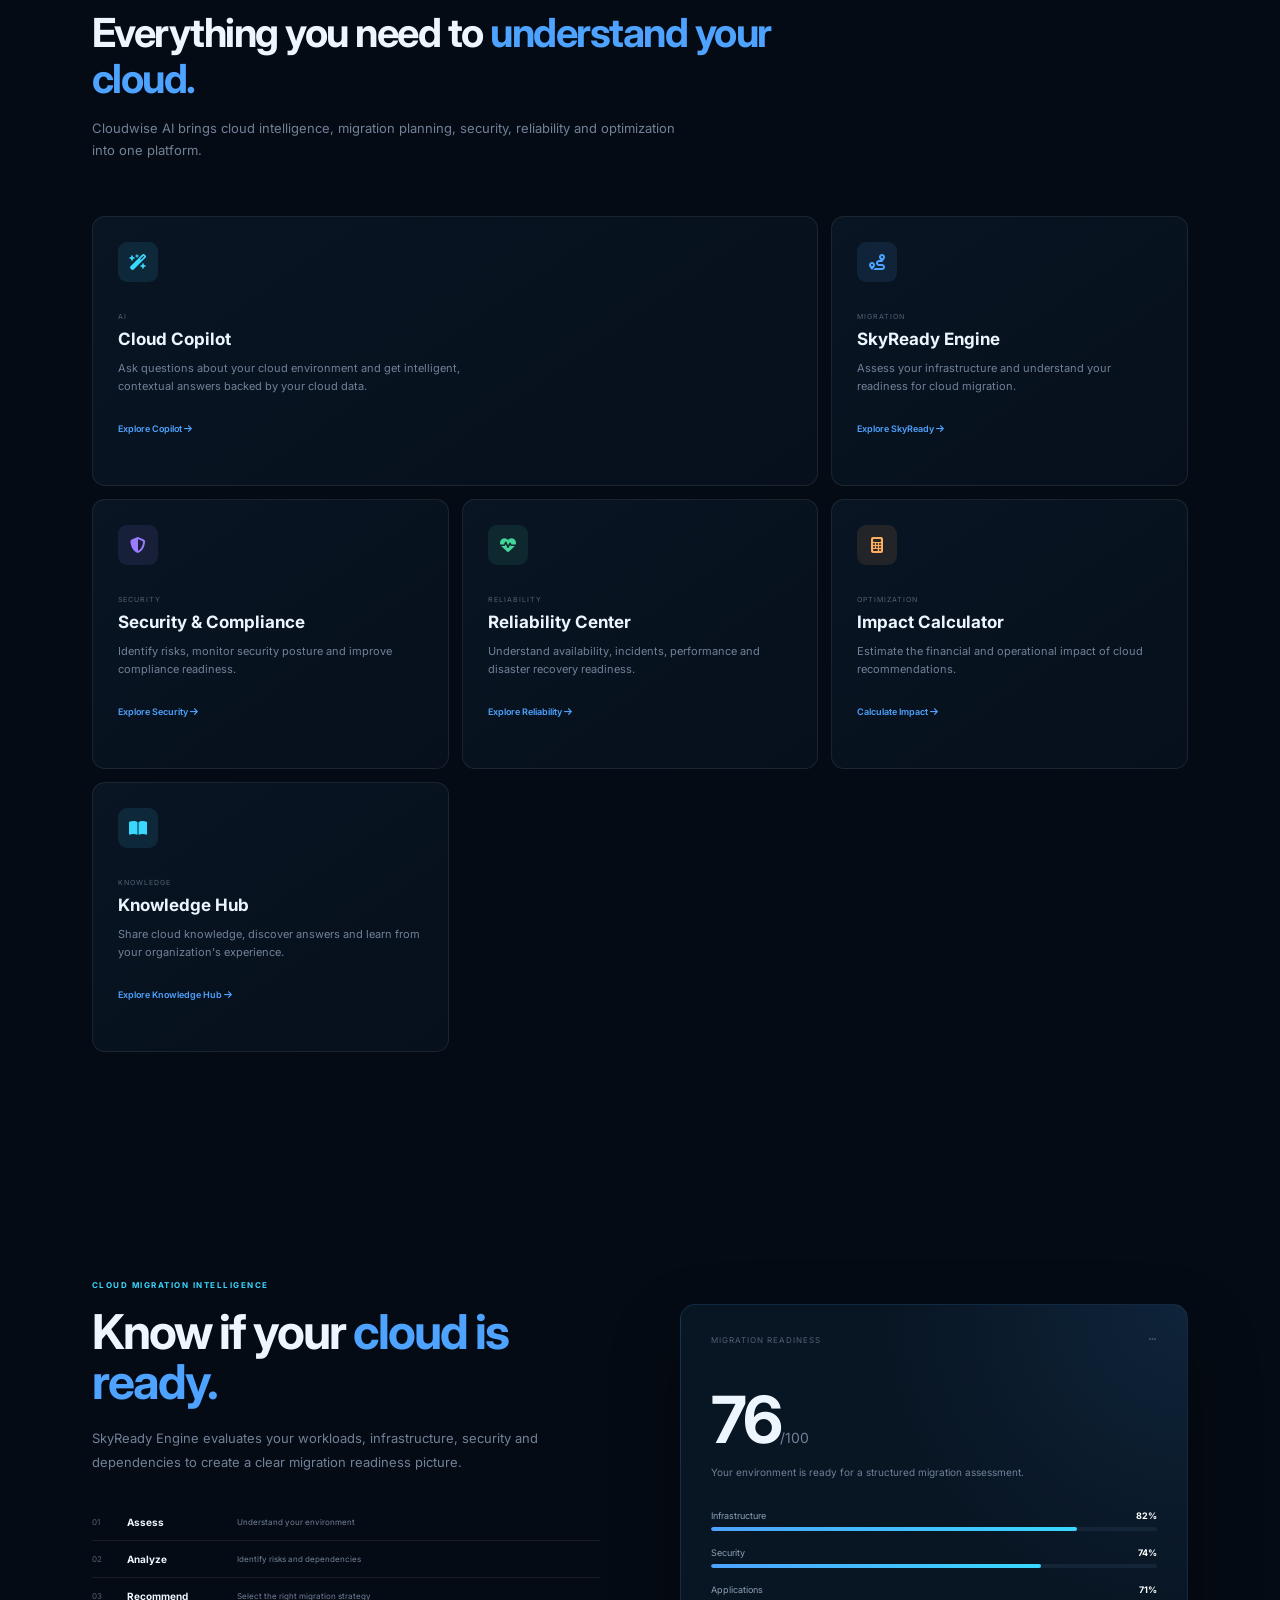
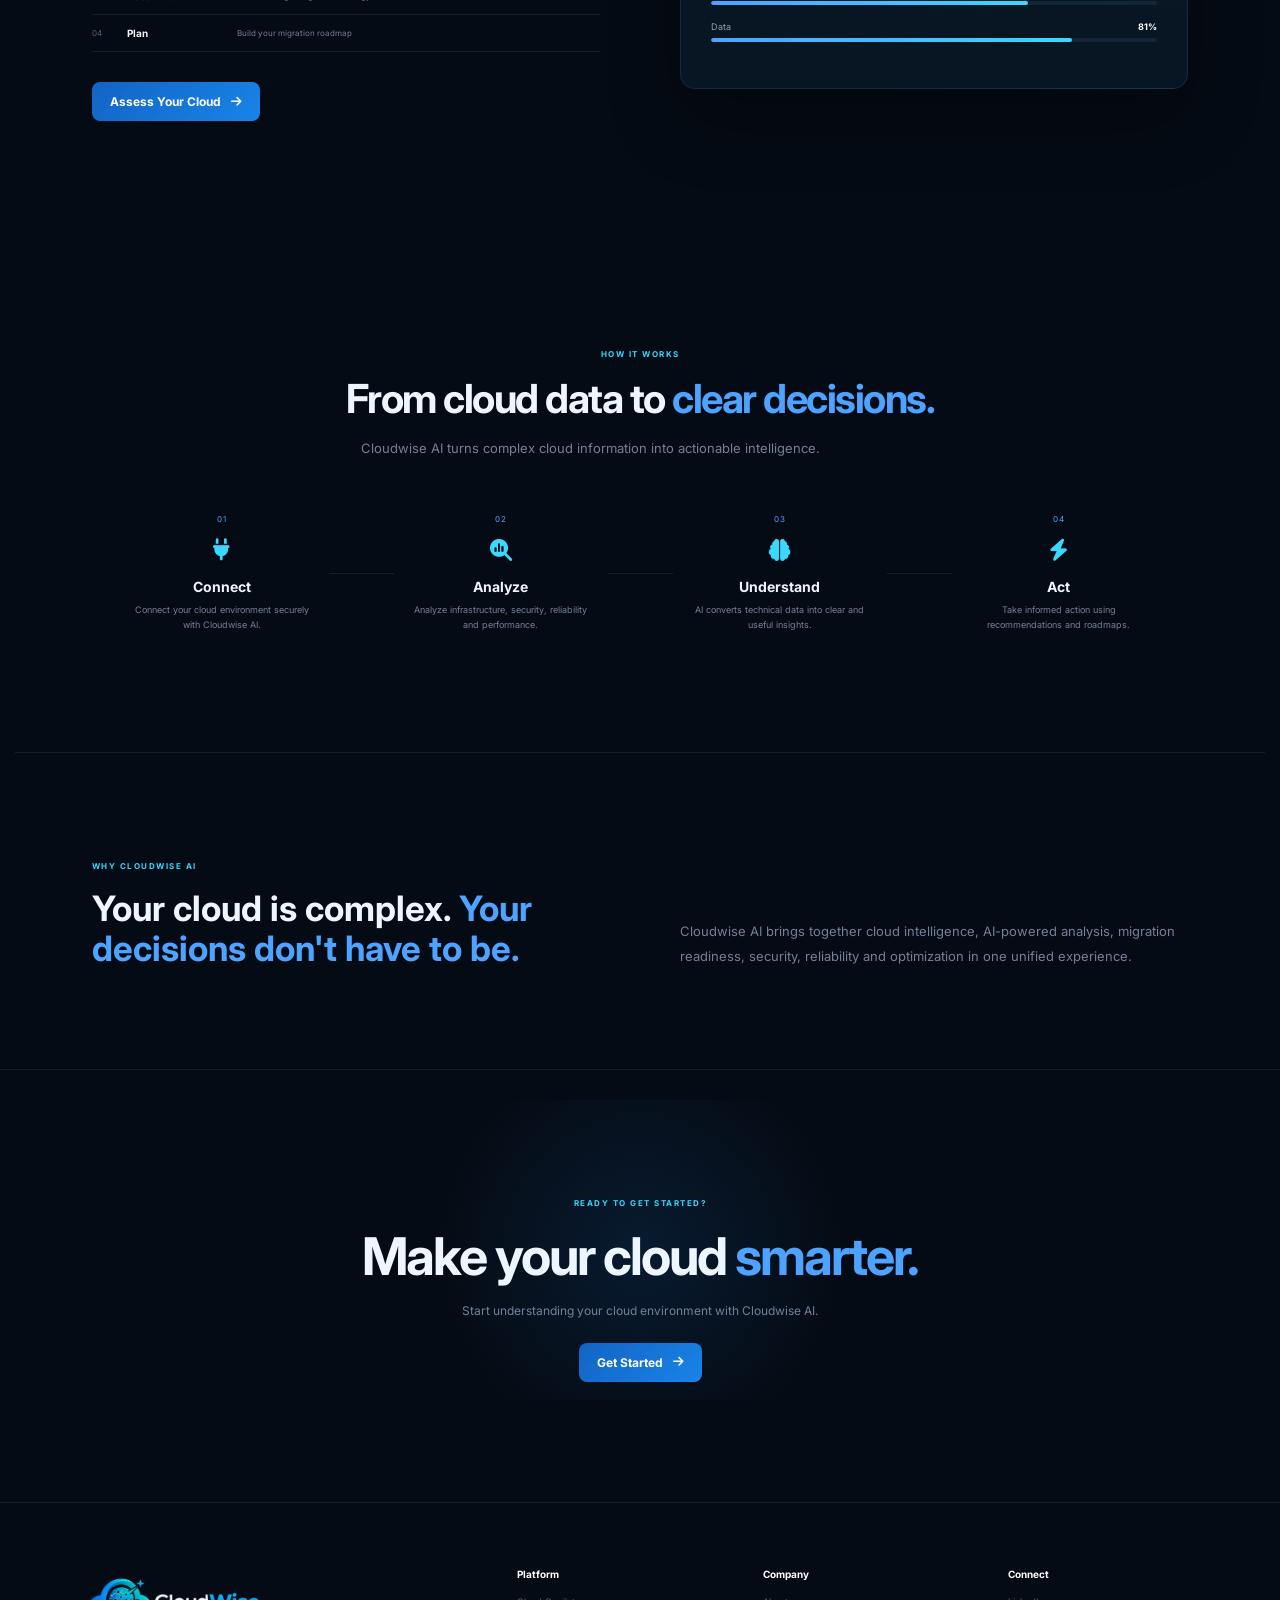
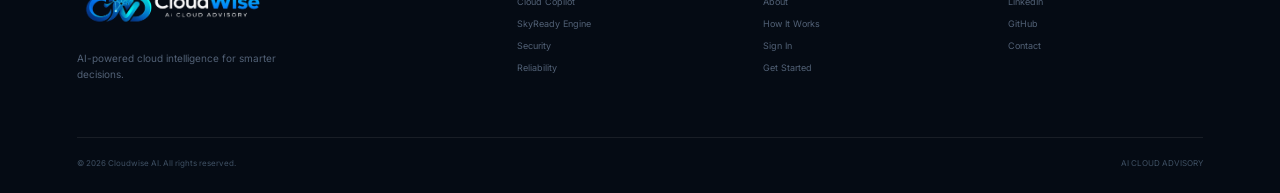
<file: landing.html>
<!DOCTYPE html>
<html lang="en">

<head>

    <meta charset="UTF-8">
    <meta name="viewport" content="width=device-width, initial-scale=1.0">

    <title>Cloudwise AI | AI Cloud Advisory</title>

    <meta
        name="description"
        content="Cloudwise AI provides AI-powered cloud intelligence for migration, security, reliability, optimization and cloud management."
    >

    <link rel="stylesheet" href="landing.css">

    <link
        rel="stylesheet"
        href="https://cdnjs.cloudflare.com/ajax/libs/font-awesome/6.5.2/css/all.min.css" >

</head>

<body>

<!-- ================= NAVBAR ================= -->

<header class="navbar">

    <a href="index.html" class="logo">

        <img
            src="logo.png"
            alt="Cloudwise AI"
        >

    </a>

    <nav class="nav-links">

        <a href="#platform">Platform</a>

        <a href="#solutions">Solutions</a>

        <a href="#how-it-works">How It Works</a>

        <a href="#about">About</a>

    </nav>

    <div class="nav-actions">

        <a href="login.html" class="login-link">
            Sign In
        </a>

        <a href="signup.html" class="nav-button">
            Get Started
            <i class="fa-solid fa-arrow-right"></i>
        </a>

    </div>

    <button class="mobile-menu" id="mobileMenu">

        <i class="fa-solid fa-bars"></i>

    </button>

</header>

<!-- ================= HERO ================= -->

<section class="hero">

    <div class="hero-content">

        <div class="hero-badge">

            <span class="pulse"></span>

            AI-POWERED CLOUD INTELLIGENCE

        </div>


        <h1>

            Make smarter
            <span>cloud decisions.</span>

        </h1>


        <p class="hero-description">

            Cloudwise AI helps organizations understand,
            optimize, secure and transform their cloud
            infrastructure with intelligent, data-driven insights.

        </p>


        <div class="hero-buttons">

            <a href="signup.html" class="primary-button">

                Get Started

                <i class="fa-solid fa-arrow-right"></i>

            </a>


            <a href="#platform" class="secondary-button">

                Explore Platform

                <i class="fa-solid fa-arrow-down"></i>

            </a>

        </div>


        <div class="hero-benefits">

            <span>
                <i class="fa-solid fa-circle-check"></i>
                AI-powered insights
            </span>

            <span>
                <i class="fa-solid fa-circle-check"></i>
                Migration readiness
            </span>

            <span>
                <i class="fa-solid fa-circle-check"></i>
                Security & reliability
            </span>

        </div>

    </div>

    <!-- DASHBOARD PREVIEW -->

    <div class="hero-dashboard">

        <div class="dashboard-window">

            <div class="window-header">

                <div class="window-dots">
                    <span></span>
                    <span></span>
                    <span></span>
                </div>

                <div class="window-title">
                    Cloudwise AI
                </div>

                <div></div>

            </div>

            <div class="dashboard-body">

                <!-- SIDEBAR -->

                <aside class="preview-sidebar">

                    <div class="preview-brand">

                        <i class="fa-solid fa-cloud"></i>

                        Cloudwise AI

                    </div>

                    <div class="preview-nav active">

                        <i class="fa-solid fa-chart-pie"></i>
                        Dashboard

                    </div>

                    <div class="preview-nav">

                        <i class="fa-solid fa-wand-magic-sparkles"></i>
                        Cloud Copilot

                    </div>

                    <div class="preview-nav">

                        <i class="fa-solid fa-route"></i>
                        SkyReady Engine

                    </div>

                    <div class="preview-nav">

                        <i class="fa-solid fa-shield-halved"></i>
                        Security

                    </div>

                    <div class="preview-nav">

                        <i class="fa-solid fa-heart-pulse"></i>
                        Reliability

                    </div>

                </aside>

                <!-- DASHBOARD -->

                <div class="preview-main">

                    <div class="preview-top">

                        <div>

                            <span>OVERVIEW</span>

                            <h3>
                                Cloud Health
                            </h3>

                        </div>

                        <div class="live-status">

                            <span></span>

                            Cloud Connected

                        </div>

                    </div>

                    <!-- KPI -->

                    <div class="preview-kpis">

                        <div class="preview-card">

                            <small>
                                Cloud Health
                            </small>

                            <strong>
                                87
                                <span>/100</span>
                            </strong>

                            <em>
                                +6.4%
                            </em>

                        </div>

                        <div class="preview-card">

                            <small>
                                Migration Readiness
                            </small>

                            <strong>
                                76
                                <span>/100</span>
                            </strong>

                            <em>
                                +4.2%
                            </em>

                        </div>

                        <div class="preview-card">

                            <small>
                                Security
                            </small>

                            <strong>
                                91
                                <span>/100</span>
                            </strong>

                            <em>
                                +8.1%
                            </em>

                        </div>

                        <div class="preview-card">

                            <small>
                                Reliability
                            </small>

                            <strong>
                                88
                                <span>/100</span>
                            </strong>

                            <em>
                                +3.7%
                            </em>

                        </div>

                    </div>

                    <!-- LOWER -->

                    <div class="preview-lower">

                        <div class="preview-panel">

                            <div class="panel-heading">

                                <div>

                                    <strong>
                                        Cloud Health
                                    </strong>

                                    <small>
                                        Last 30 days
                                    </small>

                                </div>

                                <span>
                                    87%
                                </span>

                            </div>

                            <div class="chart">

                                <div class="chart-line"></div>

                                <div class="chart-area"></div>

                            </div>

                            <div class="chart-labels">

                                <span>W1</span>
                                <span>W2</span>
                                <span>W3</span>
                                <span>W4</span>

                            </div>

                        </div>

                        <div class="preview-panel insights">

                            <div class="panel-heading">

                                <div>

                                    <strong>
                                        AI Insights
                                    </strong>

                                    <small>
                                        Cloudwise AI
                                    </small>

                                </div>

                                <i class="fa-solid fa-wand-magic-sparkles"></i>

                            </div>

                            <div class="insight-item">

                                <i class="fa-solid fa-circle-check"></i>

                                <div>

                                    <strong>
                                        Cost optimization
                                    </strong>

                                    <small>
                                        Potential savings identified
                                    </small>

                                </div>

                            </div>

                            <div class="insight-item">

                                <i class="fa-solid fa-shield-halved"></i>

                                <div>

                                    <strong>
                                        Security improvement
                                    </strong>

                                    <small>
                                        3 high-priority findings
                                    </small>

                                </div>

                            </div>

                            <div class="insight-item">

                                <i class="fa-solid fa-route"></i>

                                <div>

                                    <strong>
                                        Migration opportunity
                                    </strong>

                                    <small>
                                        12 workloads ready
                                    </small>
                                </div>
                            </div>
                        </div>
                    </div>
                </div>
            </div>
        </div>
    </div>
</section>

<!-- ================= TRUST ================= -->

<section class="trust-section">
    <p>
        BUILT FOR MODERN CLOUD ENVIRONMENTS
    </p>
    <div class="cloud-providers">
        <span>
            <i class="fa-brands fa-aws"></i>
            AWS
        </span>
        <span>
            <i class="fa-brands fa-microsoft"></i>
            Microsoft Azure
        </span>
        <span>
            <i class="fa-solid fa-cloud"></i>
            Google Cloud
        </span>
        <span>
            <i class="fa-solid fa-server"></i>
            Hybrid Cloud
        </span>
    </div>
</section>
<!-- ================= PLATFORM ================= -->
<section class="section" id="platform">
    <div class="section-heading">
        <span>
            ONE INTELLIGENT PLATFORM
        </span>
        <h2>
            Everything you need to
            <strong>understand your cloud.</strong>
        </h2>
        <p>
            Cloudwise AI brings cloud intelligence,
            migration planning, security, reliability
            and optimization into one platform.
        </p>
    </div>
    <div class="feature-grid">


        <!-- COPILOT -->

        <article class="feature-card large">

            <div class="feature-icon cyan">
                <i class="fa-solid fa-wand-magic-sparkles"></i>
            </div>

            <span class="feature-label">
                AI
            </span>

            <h3>
                Cloud Copilot
            </h3>

            <p>
                Ask questions about your cloud environment
                and get intelligent, contextual answers
                backed by your cloud data.
            </p>

            <a href="signup.html">
                Explore Copilot
                <i class="fa-solid fa-arrow-right"></i>
            </a>

        </article>


        <!-- SKYREADY -->

        <article class="feature-card">

            <div class="feature-icon blue">
                <i class="fa-solid fa-route"></i>
            </div>

            <span class="feature-label">
                MIGRATION
            </span>

            <h3>
                SkyReady Engine
            </h3>

            <p>
                Assess your infrastructure and understand
                your readiness for cloud migration.
            </p>

            <a href="signup.html">
                Explore SkyReady
                <i class="fa-solid fa-arrow-right"></i>
            </a>

        </article>


        <!-- SECURITY -->

        <article class="feature-card">

            <div class="feature-icon purple">
                <i class="fa-solid fa-shield-halved"></i>
            </div>

            <span class="feature-label">
                SECURITY
            </span>

            <h3>
                Security & Compliance
            </h3>

            <p>
                Identify risks, monitor security posture
                and improve compliance readiness.
            </p>

            <a href="signup.html">
                Explore Security
                <i class="fa-solid fa-arrow-right"></i>
            </a>

        </article>


        <!-- RELIABILITY -->

        <article class="feature-card">

            <div class="feature-icon green">
                <i class="fa-solid fa-heart-pulse"></i>
            </div>

            <span class="feature-label">
                RELIABILITY
            </span>

            <h3>
                Reliability Center
            </h3>

            <p>
                Understand availability, incidents,
                performance and disaster recovery readiness.
            </p>

            <a href="signup.html">
                Explore Reliability
                <i class="fa-solid fa-arrow-right"></i>
            </a>

        </article>


        <!-- CALCULATOR -->

        <article class="feature-card">

            <div class="feature-icon orange">
                <i class="fa-solid fa-calculator"></i>
            </div>

            <span class="feature-label">
                OPTIMIZATION
            </span>

            <h3>
                Impact Calculator
            </h3>

            <p>
                Estimate the financial and operational
                impact of cloud recommendations.
            </p>

            <a href="signup.html">
                Calculate Impact
                <i class="fa-solid fa-arrow-right"></i>
            </a>

        </article>


        <!-- KNOWLEDGE -->

        <article class="feature-card">

            <div class="feature-icon cyan">
                <i class="fa-solid fa-book-open"></i>
            </div>

            <span class="feature-label">
                KNOWLEDGE
            </span>

            <h3>
                Knowledge Hub
            </h3>

            <p>
                Share cloud knowledge, discover answers
                and learn from your organization's experience.
            </p>

            <a href="signup.html">
                Explore Knowledge Hub
                <i class="fa-solid fa-arrow-right"></i>
            </a>

        </article>

    </div>

</section>



<!-- ================= SKYREADY ================= -->

<section class="product-section" id="solutions">

    <div class="product-content">

        <span class="section-label">
            CLOUD MIGRATION INTELLIGENCE
        </span>

        <h2>
            Know if your
            <span>cloud is ready.</span>
        </h2>

        <p>
            SkyReady Engine evaluates your workloads,
            infrastructure, security and dependencies
            to create a clear migration readiness picture.
        </p>


        <div class="strategy-list">

            <div>
                <span>01</span>
                <strong>Assess</strong>
                <small>Understand your environment</small>
            </div>

            <div>
                <span>02</span>
                <strong>Analyze</strong>
                <small>Identify risks and dependencies</small>
            </div>

            <div>
                <span>03</span>
                <strong>Recommend</strong>
                <small>Select the right migration strategy</small>
            </div>

            <div>
                <span>04</span>
                <strong>Plan</strong>
                <small>Build your migration roadmap</small>
            </div>

        </div>


        <a href="signup.html" class="primary-button">

            Assess Your Cloud

            <i class="fa-solid fa-arrow-right"></i>

        </a>

    </div>


    <div class="readiness-card">

        <div class="readiness-top">

            <span>
                MIGRATION READINESS
            </span>

            <i class="fa-solid fa-ellipsis"></i>

        </div>


        <div class="readiness-score">

            <strong>76</strong>

            <span>/100</span>

        </div>

        <p>
            Your environment is ready for
            a structured migration assessment.
        </p>


        <div class="readiness-bars">

            <div>

                <span>
                    Infrastructure
                    <b>82%</b>
                </span>

                <i>
                    <em style="width:82%"></em>
                </i>

            </div>


            <div>

                <span>
                    Security
                    <b>74%</b>
                </span>

                <i>
                    <em style="width:74%"></em>
                </i>

            </div>


            <div>

                <span>
                    Applications
                    <b>71%</b>
                </span>

                <i>
                    <em style="width:71%"></em>
                </i>

            </div>


            <div>

                <span>
                    Data
                    <b>81%</b>
                </span>

                <i>
                    <em style="width:81%"></em>
                </i>

            </div>

        </div>

    </div>

</section>



<!-- ================= HOW IT WORKS ================= -->

<section class="section how-section" id="how-it-works">

    <div class="section-heading">

        <span>
            HOW IT WORKS
        </span>

        <h2>
            From cloud data to
            <strong>clear decisions.</strong>
        </h2>

        <p>
            Cloudwise AI turns complex cloud information
            into actionable intelligence.
        </p>

    </div>


    <div class="steps">

        <div class="step">

            <div class="step-number">
                01
            </div>

            <i class="fa-solid fa-plug"></i>

            <h3>
                Connect
            </h3>

            <p>
                Connect your cloud environment
                securely with Cloudwise AI.
            </p>

        </div>


        <div class="step-line"></div>


        <div class="step">

            <div class="step-number">
                02
            </div>

            <i class="fa-solid fa-magnifying-glass-chart"></i>

            <h3>
                Analyze
            </h3>

            <p>
                Analyze infrastructure, security,
                reliability and performance.
            </p>

        </div>


        <div class="step-line"></div>


        <div class="step">

            <div class="step-number">
                03
            </div>

            <i class="fa-solid fa-brain"></i>

            <h3>
                Understand
            </h3>

            <p>
                AI converts technical data into
                clear and useful insights.
            </p>

        </div>


        <div class="step-line"></div>


        <div class="step">

            <div class="step-number">
                04
            </div>

            <i class="fa-solid fa-bolt"></i>

            <h3>
                Act
            </h3>

            <p>
                Take informed action using
                recommendations and roadmaps.
            </p>

        </div>

    </div>

</section>



<!-- ================= ABOUT ================= -->

<section class="about-section" id="about">

    <div>

        <span class="section-label">
            WHY CLOUDWISE AI
        </span>

        <h2>
            Your cloud is complex.
            <span>Your decisions don't have to be.</span>
        </h2>

    </div>


    <p>
        Cloudwise AI brings together cloud intelligence,
        AI-powered analysis, migration readiness,
        security, reliability and optimization in one
        unified experience.
    </p>

</section>



<!-- ================= CTA ================= -->

<section class="cta-section">

    <div class="cta-glow"></div>

    <span>
        READY TO GET STARTED?
    </span>

    <h2>
        Make your cloud
        <strong>smarter.</strong>
    </h2>

    <p>
        Start understanding your cloud environment
        with Cloudwise AI.
    </p>


    <a href="signup.html" class="primary-button">

        Get Started

        <i class="fa-solid fa-arrow-right"></i>

    </a>

</section>



<!-- ================= FOOTER ================= -->

<footer>

    <div class="footer-main">

        <div class="footer-brand">

            <img
                src="logo.png"
                alt="Cloudwise AI"
            >

            <p>
                AI-powered cloud intelligence
                for smarter decisions.
            </p>

        </div>


        <div class="footer-column">

            <strong>Platform</strong>

            <a href="#platform">Cloud Copilot</a>
            <a href="#solutions">SkyReady Engine</a>
            <a href="#solutions">Security</a>
            <a href="#solutions">Reliability</a>

        </div>


        <div class="footer-column">

            <strong>Company</strong>

            <a href="#about">About</a>
            <a href="#how-it-works">How It Works</a>
            <a href="login.html">Sign In</a>
            <a href="signup.html">Get Started</a>

        </div>


        <div class="footer-column">

            <strong>Connect</strong>

            <a href="#">LinkedIn</a>
            <a href="#">GitHub</a>
            <a href="#">Contact</a>

        </div>

    </div>


    <div class="footer-bottom">

        <span>
            © 2026 Cloudwise AI. All rights reserved.
        </span>

        <span>
            AI CLOUD ADVISORY
        </span>

    </div>

</footer>



<script>

const menu = document.getElementById("mobileMenu");
const nav = document.querySelector(".nav-links");

menu.addEventListener("click", () => {

    nav.classList.toggle("mobile-open");

});


document.querySelectorAll('a[href^="#"]').forEach(link => {

    link.addEventListener("click", function(e) {

        const target = document.querySelector(
            this.getAttribute("href")
        );

        if (target) {

            e.preventDefault();

            target.scrollIntoView({
                behavior: "smooth"
            });

        }

    });

});

</script>


</body>
</html>
</file>
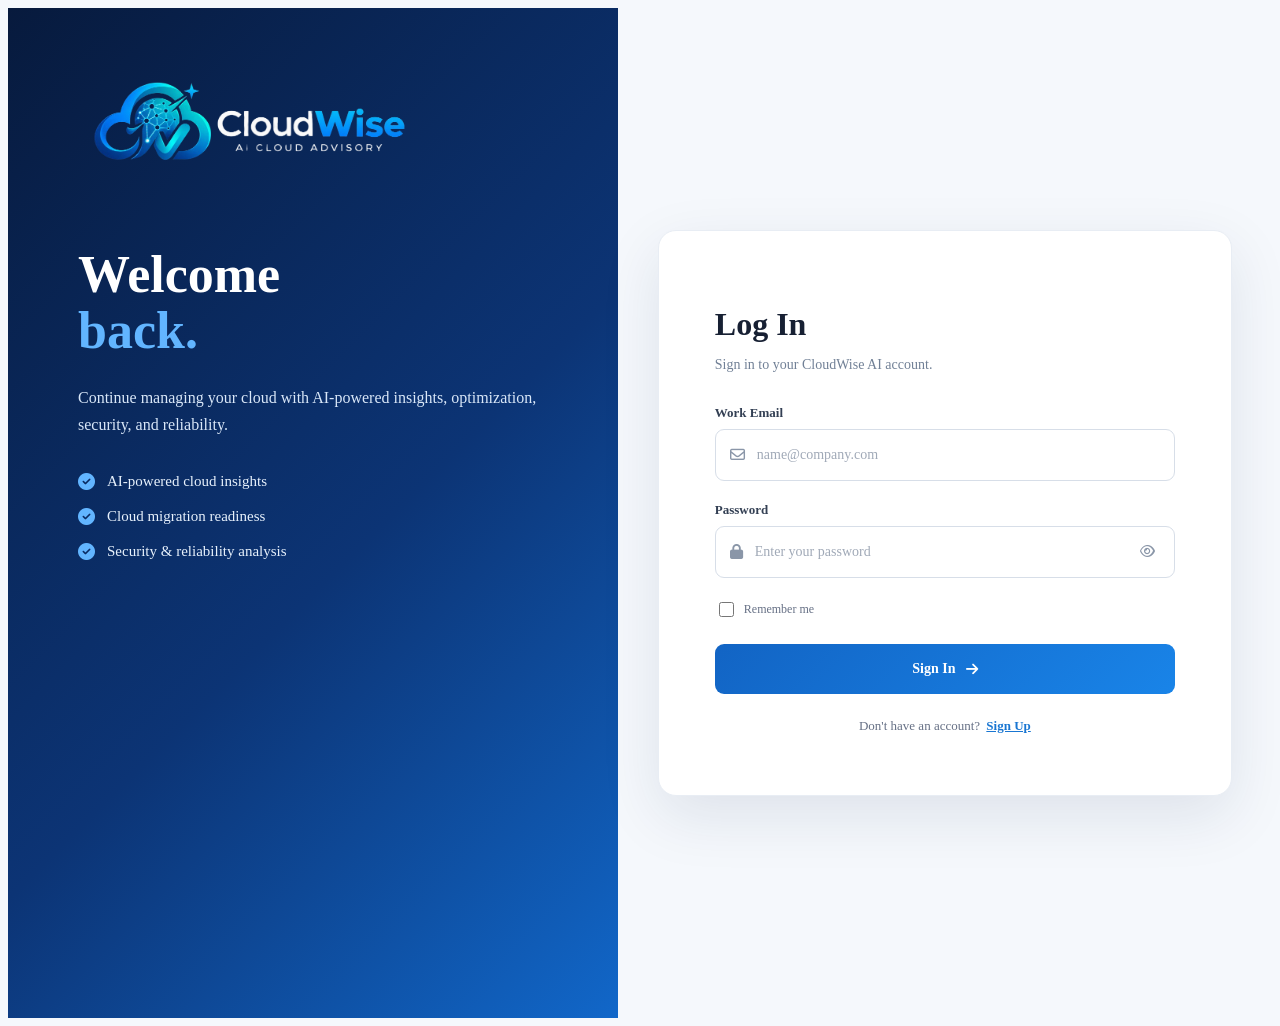
<file: login.html>
<!DOCTYPE html>
<html lang="en">
<head>
    <meta charset="UTF-8">
    <meta name="viewport" content="width=device-width, initial-scale=1.0">

    <title>Login | Cloudwise AI</title>

    <link rel="stylesheet" href="login.css">

    <link rel="stylesheet"
          href="https://cdnjs.cloudflare.com/ajax/libs/font-awesome/6.5.2/css/all.min.css">
</head>

<body class="login-page">

<div class="login-container">

    <!-- LEFT -->
    <div class="login-left">

        <a href="index.html" class="login-logo">
            <img src="logo.png"
                 alt="Cloudwise AI">
        </a>

        <div class="login-left-content">

            <h1>
                Welcome<br>
                <span>back.</span>
            </h1>

            <p>
                Continue managing your cloud with
                AI-powered insights, optimization,
                security, and reliability.
            </p>

            <div class="login-benefit">
                <i class="fa-solid fa-circle-check"></i>
                <span>AI-powered cloud insights</span>
            </div>

            <div class="login-benefit">
                <i class="fa-solid fa-circle-check"></i>
                <span>Cloud migration readiness</span>
            </div>

            <div class="login-benefit">
                <i class="fa-solid fa-circle-check"></i>
                <span>Security & reliability analysis</span>
            </div>

        </div>

    </div>

    <!-- RIGHT -->
    <div class="login-right">

        <div class="login-card">

            <div class="login-header">

                <h2>Log In</h2>

                <p>
                    Sign in to your CloudWise AI account.
                </p>

            </div>


            <form id="loginForm">

                <!-- EMAIL -->
                <div class="login-form-group">

                    <label for="email">
                        Work Email
                    </label>

                    <div class="login-input">

                        <i class="fa-regular fa-envelope"></i>

                        <input
                            type="email"
                            id="email"
                            placeholder="name@company.com"
                            required
                        >

                    </div>

                </div>


                <!-- PASSWORD -->
                <div class="login-form-group">

                    <label for="password">
                        Password
                    </label>

                    <div class="login-input">

                        <i class="fa-solid fa-lock"></i>

                        <input
                            type="password"
                            id="password"
                            placeholder="Enter your password"
                            required
                        >

                        <button
                            type="button"
                            class="login-password-toggle"
                            onclick="toggleLoginPassword()">

                            <i class="fa-regular fa-eye"></i>

                        </button>

                    </div>

                </div>


                <!-- OPTIONS -->
                <div class="login-options">

                    <label class="remember-me">

                        <input type="checkbox">

                        <span>Remember me</span>

                    </label>

                </div>


                <!-- BUTTON -->
                <button type="submit" class="login-btn">

                    Sign In

                    <i class="fa-solid fa-arrow-right"></i>

                </button>


                <!-- SIGN UP -->
                <p class="signup-link">

                    Don't have an account?

                    <a href="signup.html">
                        Sign Up
                    </a>

                </p>

            </form>

        </div>

    </div>

</div>


<script>
const loginForm = document.getElementById("loginForm");

loginForm.addEventListener("submit", async function (event) {
    event.preventDefault();

    const email = document.getElementById("email").value.trim();
    const password = document.getElementById("password").value;

    if (!email || !password) {
        alert("Please enter your email and password.");
        return;
    }

    try {
        const response = await fetch(
            "http://127.0.0.1:8000/api/auth/login",
            {
                method: "POST",
                headers: {
                    "Content-Type": "application/json"
                },
                body: JSON.stringify({
                    email: email,
                    password: password
                })
            }
        );

        const data = await response.json();

        if (!response.ok) {
            alert(data.detail || "Invalid email or password.");
            return;
        }

        // Store authentication token
        localStorage.setItem(
            "cloudwise_access_token",
            data.access_token
        );

        // Store basic user information
        localStorage.setItem(
            "cloudwise_user",
            JSON.stringify(data.user)
        );

        window.location.href = "index.html";

    } catch (error) {
        console.error("Login error:", error);

        alert(
            "Unable to connect to Cloudwise AI. " +
            "Please make sure the backend is running."
        );
    }
});
</script>

</body>
</html>
</file>
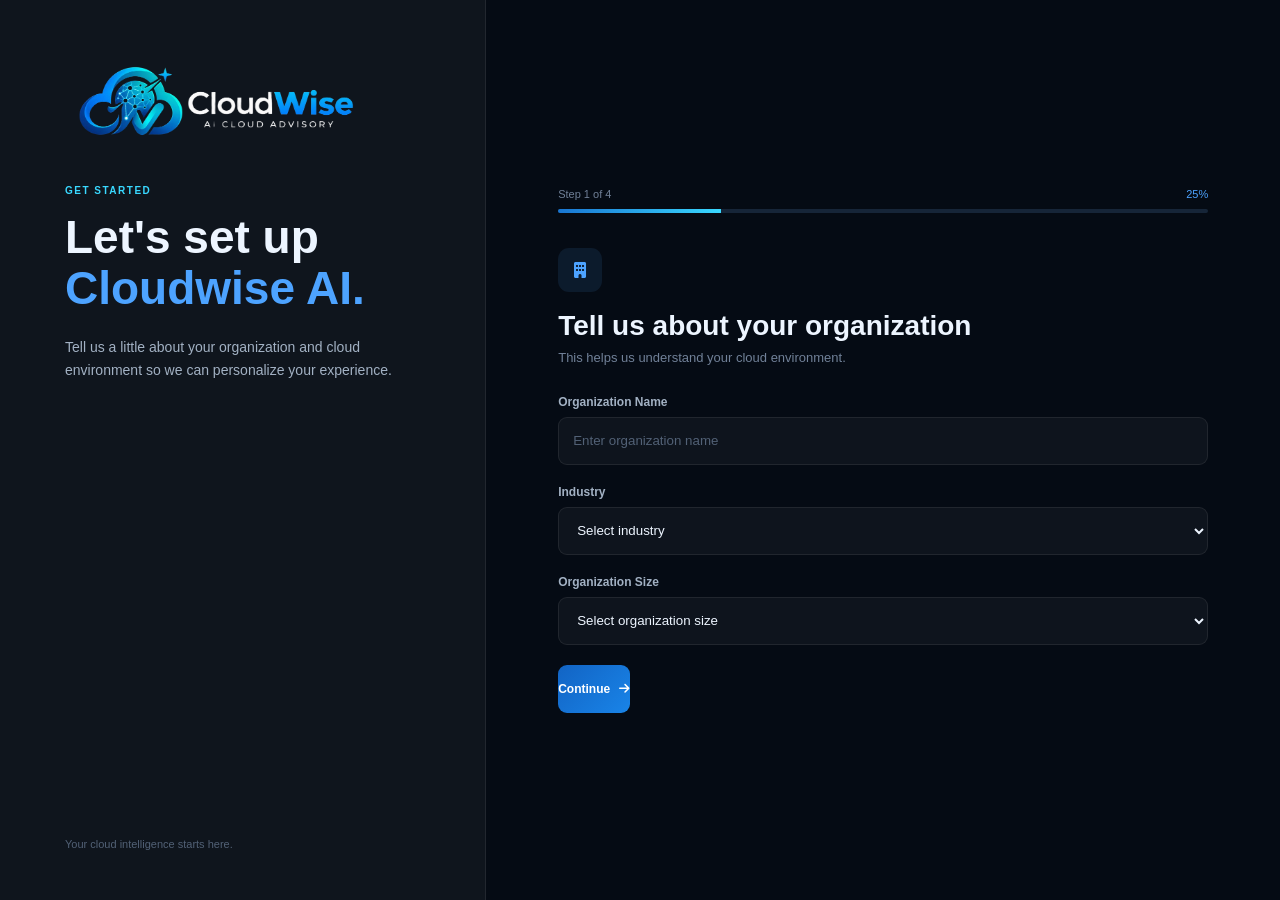
<file: onboarding.html>
<!DOCTYPE html>

<html lang="en">

<head>

    <meta charset="UTF-8">

    <meta name="viewport" content="width=device-width, initial-scale=1.0">

    <title>Setup | Cloudwise AI</title>

    <link rel="stylesheet" href="onboarding.css">

    <link rel="stylesheet"

          href="https://cdnjs.cloudflare.com/ajax/libs/font-awesome/6.5.2/css/all.min.css">

</head>

<body>

<div class="onboarding-page">

    <!-- LEFT -->

    <aside class="onboarding-side">

        <a href="index.html" class="onboarding-logo">

            <img src="logo.png"

                 alt="Cloudwise AI">

        </a>

        <div class="side-content">

            <span class="side-label">GET STARTED</span>

            <h1>

                Let's set up

                <span>Cloudwise AI.</span>

            </h1>

            <p>

                Tell us a little about your organization and

                cloud environment so we can personalize

                your experience.

            </p>

        </div>

        <div class="side-footer">

            Your cloud intelligence starts here.

        </div>

    </aside>

    <!-- RIGHT -->

    <main class="onboarding-main">

        <div class="wizard">

            <!-- PROGRESS -->

            <div class="progress-area">

                <div class="progress-top">

                    <span id="stepText">

                        Step 1 of 4

                    </span>

                    <span id="progressPercent">

                        25%

                    </span>

                </div>

                <div class="progress-bar">

                    <span id="progress"></span>

                </div>

            </div>

            <!-- STEP 1 -->

            <section class="wizard-step active" id="step1">

                <div class="step-header">

                    <div class="step-icon">

                        <i class="fa-solid fa-building"></i>

                    </div>

                    <h2>Tell us about your organization</h2>

                    <p>

                        This helps us understand your cloud environment.

                    </p>

                </div>

                <div class="form-group">

                    <label for="organization">

                        Organization Name

                    </label>

                    <input

                        type="text"

                        id="organization"

                        placeholder="Enter organization name"

                    >

                </div>

                <div class="form-group">

                    <label for="industry">

                        Industry

                    </label>

                    <select id="industry">

                        <option value="">

                            Select industry

                        </option>

                        <option>Information Technology</option>

                        <option>Finance & Banking</option>

                        <option>Healthcare</option>

                        <option>Retail</option>

                        <option>Manufacturing</option>

                        <option>Education</option>

                        <option>Government</option>

                        <option>Other</option>

                    </select>

                </div>

                <div class="form-group">

                    <label for="size">

                        Organization Size

                    </label>

                    <select id="size">

                        <option value="">

                            Select organization size

                        </option>

                        <option>1 - 50 employees</option>

                        <option>51 - 200 employees</option>

                        <option>201 - 500 employees</option>

                        <option>501 - 1,000 employees</option>

                        <option>1,000+ employees</option>

                    </select>

                </div>

                <button class="continue-btn"

                        onclick="nextStep()">

                    Continue

                    <i class="fa-solid fa-arrow-right"></i>

                </button>

            </section>

 <!-- STEP 2 -->

<section class="wizard-step" id="step2">

    <div class="step-header">

        <div class="step-icon">

            <i class="fa-solid fa-cloud"></i>

        </div>

        <h2>Tell us about your cloud</h2>

        <p>

            Select your cloud platforms and current infrastructure setup.

        </p>

    </div>

    <!-- CLOUD PLATFORMS -->

    <label class="section-title">

        Which cloud platforms do you use?

    </label>

    <div class="cloud-grid">

        <label class="cloud-option">

            <input type="checkbox" value="AWS">

            <div class="cloud-card">

                <div class="cloud-icon aws">

                    <i class="fa-brands fa-aws"></i>

                </div>

                <strong>AWS</strong>

                <span>Amazon Web Services</span>

            </div>

        </label>

        <label class="cloud-option">

            <input type="checkbox" value="Azure">

            <div class="cloud-card">

                <div class="cloud-icon azure">

                    <i class="fa-brands fa-microsoft"></i>

                </div>

                <strong>Microsoft Azure</strong>

                <span>Microsoft Cloud</span>

            </div>

        </label>

        <label class="cloud-option">

            <input type="checkbox" value="GCP">

            <div class="cloud-card">

                <div class="cloud-icon gcp">

                    <i class="fa-solid fa-cloud"></i>

                </div>

                <strong>Google Cloud</strong>

                <span>Google Cloud Platform</span>

            </div>

        </label>

        <label class="cloud-option">

            <input type="checkbox" value="On-Premises">

            <div class="cloud-card">

                <div class="cloud-icon onprem">

                    <i class="fa-solid fa-server"></i>

                </div>

                <strong>On-Premises</strong>

                <span>Local infrastructure</span>

            </div>

        </label>

    </div>

    <!-- CURRENT CLOUD USAGE -->

    <label class="section-title">

        Current Cloud Usage

    </label>

    <div class="usage-grid">

        <label class="usage-option">

            <input type="radio"

                   name="cloudUsage"

                   value="fully-cloud">

            <span>

                <i class="fa-solid fa-cloud"></i>

                <strong>Fully cloud</strong>

            </span>

        </label>

        <label class="usage-option">

            <input type="radio"

                   name="cloudUsage"

                   value="hybrid">

            <span>

                <i class="fa-solid fa-cloud-arrow-up"></i>

                <strong>Hybrid</strong>

            </span>

        </label>

        <label class="usage-option">

            <input type="radio"

                   name="cloudUsage"

                   value="mostly-on-premises">

            <span>

                <i class="fa-solid fa-server"></i>

                <strong>Mostly on-premises</strong>

            </span>

        </label>

        <label class="usage-option">

            <input type="radio"

                   name="cloudUsage"

                   value="planning-migration">

            <span>

                <i class="fa-solid fa-route"></i>

                <strong>Planning migration</strong>

            </span>

        </label>

    </div>

    <!-- BUTTONS -->

    <div class="button-row">

        <button class="back-btn"

                onclick="previousStep()">

            <i class="fa-solid fa-arrow-left"></i>

            Back

        </button>

        <button class="continue-btn"

                onclick="nextStep()">

            Continue

            <i class="fa-solid fa-arrow-right"></i>

        </button>

    </div>

</section>

            <!-- STEP 3 -->

            <section class="wizard-step" id="step3">

                <div class="step-header">

                    <div class="step-icon">

                        <i class="fa-solid fa-bullseye"></i>

                    </div>

                    <h2>What are your goals?</h2>

                    <p>

                        Select the areas where Cloudwise AI can help.

                    </p>

                </div>

                <div class="goal-grid">

                    <label class="goal-option">

                        <input type="checkbox" value="cloud-migration">

                        <span>

                            <i class="fa-solid fa-route"></i>

                            Cloud Migration

                        </span>

                    </label>

                    <label class="goal-option">

                        <input type="checkbox" value="cost-optimization">

                        <span>

                            <i class="fa-solid fa-coins"></i>

                            Cost Optimization

                        </span>

                    </label>

                    <label class="goal-option">

                        <input type="checkbox" value="security-compilance">

                        <span>

                            <i class="fa-solid fa-shield-halved"></i>

                            Security & Compliance

                        </span>

                    </label>

                    <label class="goal-option">

                        <input type="checkbox" value="reliability-availability">

                        <span>

                            <i class="fa-solid fa-heart-pulse"></i>

                            Reliability & Availability

                        </span>

                    </label>

                    <label class="goal-option">

                        <input type="checkbox" value="performance-optimization">

                        <span>

                            <i class="fa-solid fa-gauge-high"></i>

                            Performance Optimization

                        </span>

                    </label>

                    <label class="goal-option">

                        <input type="checkbox" value="disaster-recovery">

                        <span>

                            <i class="fa-solid fa-database"></i>

                            Disaster Recovery

                        </span>

                    </label>

                    <label class="goal-option">

                        <input type="checkbox" value="cloud-assessment">

                        <span>

                            <i class="fa-solid fa-chart-line"></i>

                            Cloud Assessment

                        </span>

                    </label>

                </div>

                <div class="button-row">

                    <button class="back-btn"

                            onclick="previousStep()">

                        <i class="fa-solid fa-arrow-left"></i>

                        Back

                    </button>

                    <button class="continue-btn"

                            onclick="nextStep()">

                        Continue

                        <i class="fa-solid fa-arrow-right"></i>

                    </button>

                </div>

            </section>

            <!-- STEP 4 -->

            <section class="wizard-step final-step" id="step4">

                <div class="success-icon">

                    <i class="fa-solid fa-check"></i>

                </div>

                <span class="side-label">SETUP COMPLETE</span>

                <h2>You're all set!</h2>

                <p>

                    Cloudwise AI is ready to help you understand,

                    optimize and transform your cloud environment.

                </p>

                <div class="setup-summary">

                    <div>

                        <i class="fa-solid fa-check"></i>

                        Organization configured

                    </div>

                    <div>

                        <i class="fa-solid fa-check"></i>

                        Cloud environment configured

                    </div>

                    <div>

                        <i class="fa-solid fa-check"></i>

                        Your goals are set

                    </div>

                </div>

                <button class="continue-btn"

                        onclick="goToDashboard()">

                    Go to Dashboard

                    <i class="fa-solid fa-arrow-right"></i>

                </button>

            </section>

        </div>

    </main>

</div>

<script>

let currentStep = 1;

function showStep(step) {

    document.querySelectorAll(".wizard-step").forEach(function (item) {

        item.classList.remove("active");

    });

    const selectedStep = document.getElementById("step" + step);

    if (selectedStep) {

        selectedStep.classList.add("active");

    }

    const percent = step * 25;

    document.getElementById("stepText").textContent =

        `Step ${step} of 4`;

    document.getElementById("progressPercent").textContent =

        `${percent}%`;

    document.getElementById("progress").style.width =

        `${percent}%`;

    currentStep = step;

}

function nextStep() {

    if (currentStep < 4) {

        showStep(currentStep + 1);

    }

}

function previousStep() {

    if (currentStep > 1) {

        showStep(currentStep - 1);

    }

}

async function goToDashboard() {

    const token = localStorage.getItem("cloudwise_access_token");

    if (!token) {

        alert("Your session has expired. Please log in again.");

        window.location.href = "login.html";

        return;

    }
    // Step 1: Organization information
    const organizationName =

        document.getElementById("organization").value.trim();

    const industry =

        document.getElementById("industry").value;

    const organizationSize =

        document.getElementById("size").value;
    // Step 2: Selected cloud platforms
    const cloudPlatforms = Array.from(

        document.querySelectorAll(

            '#step2 input[type="checkbox"]:checked'

        )

    ).map(function (input) {

        return input.value;

    });

    const cloudUsageInput = document.querySelector(

        'input[name="cloudUsage"]:checked'

    );

    const cloudUsage = cloudUsageInput

        ? cloudUsageInput.value

        : "";
    // Step 3: Selected goals
    const goals = Array.from(

        document.querySelectorAll(

            '#step3 .goal-option input[type="checkbox"]:checked'

        )

    ).map(function (input) {

        return input.value;

    });
    // Validate organization information
    if (!organizationName) {

        alert("Please enter your organization name.");

        showStep(1);

        return;

    }

    if (!industry) {

        alert("Please select your industry.");

        showStep(1);

        return;

    }

    if (!organizationSize) {

        alert("Please select your organization size.");

        showStep(1);

        return;

    }
    // Validate cloud selection
    if (cloudPlatforms.length === 0) {

        alert("Please select at least one cloud platform.");

        showStep(2);

        return;

    }

    if (!cloudUsage) {

        alert("Please select your current cloud usage.");

        showStep(2);

        return;

    }
    // Validate goals
    if (goals.length === 0) {

        alert("Please select at least one goal.");

        showStep(3);

        return;

    }

    try {

        const response = await fetch(

            "http\://127.0.0.1:8000/api/onboarding",

            {

                method: "POST",

                headers: {

                    "Content-Type": "application/json",

                    "Authorization": "Bearer " + token

                },

                body: JSON.stringify({

                    organization_name: organizationName,

                    industry: industry,

                    organization_size: organizationSize,

                    cloud_platforms: cloudPlatforms,

                    cloud_usage: cloudUsage,

                    goals: goals

                })

            }

        );

        let data = {};

        try {

            data = await response.json();

        } catch (error) {

            console.warn("The server did not return JSON.");

        }

        if (!response.ok) {

            if (response.status === 401) {

                localStorage.removeItem("cloudwise_access_token");

                localStorage.removeItem("cloudwise_user");

                alert("Your session has expired. Please log in again.");

                window.location.href = "login.html";

                return;

            }

            alert(

                data.detail ||

                "Unable to save onboarding information."

            );

            return;

        }
    // Save the selected platforms for the current browser user.    // Preserve the other fields already stored in cloudwise_user.
        let savedUser = {};

        try {

            savedUser = JSON.parse(

                localStorage.getItem("cloudwise_user") || "{}"

            );

            if (

                !savedUser ||

                typeof savedUser !== "object" ||

                Array.isArray(savedUser)

            ) {

                savedUser = {};

            }

        } catch (error) {

            savedUser = {};

        }

        savedUser.cloud_platforms = cloudPlatforms;
        localStorage.setItem("cloudwise_cloud_platforms", JSON.stringify(cloudPlatforms));

        savedUser.cloud_usage = cloudUsage;

        savedUser.organization_name = organizationName;

        savedUser.industry = industry;

        savedUser.organization_size = organizationSize;

        savedUser.goals = goals;

        localStorage.setItem(

            "cloudwise_user",

            JSON.stringify(savedUser)

        );

        console.log("Onboarding saved successfully.");

        console.log("Selected cloud platforms:", cloudPlatforms);
    // Continue to the dashboard.
        window.location.href = "index.html";

    } catch (error) {

        console.error("Onboarding error:", error);

        alert(

            "Unable to connect to Cloudwise AI. " +

            "Please make sure the backend is running."

        );

    }

}

</script>

</body>

</html>
</file>
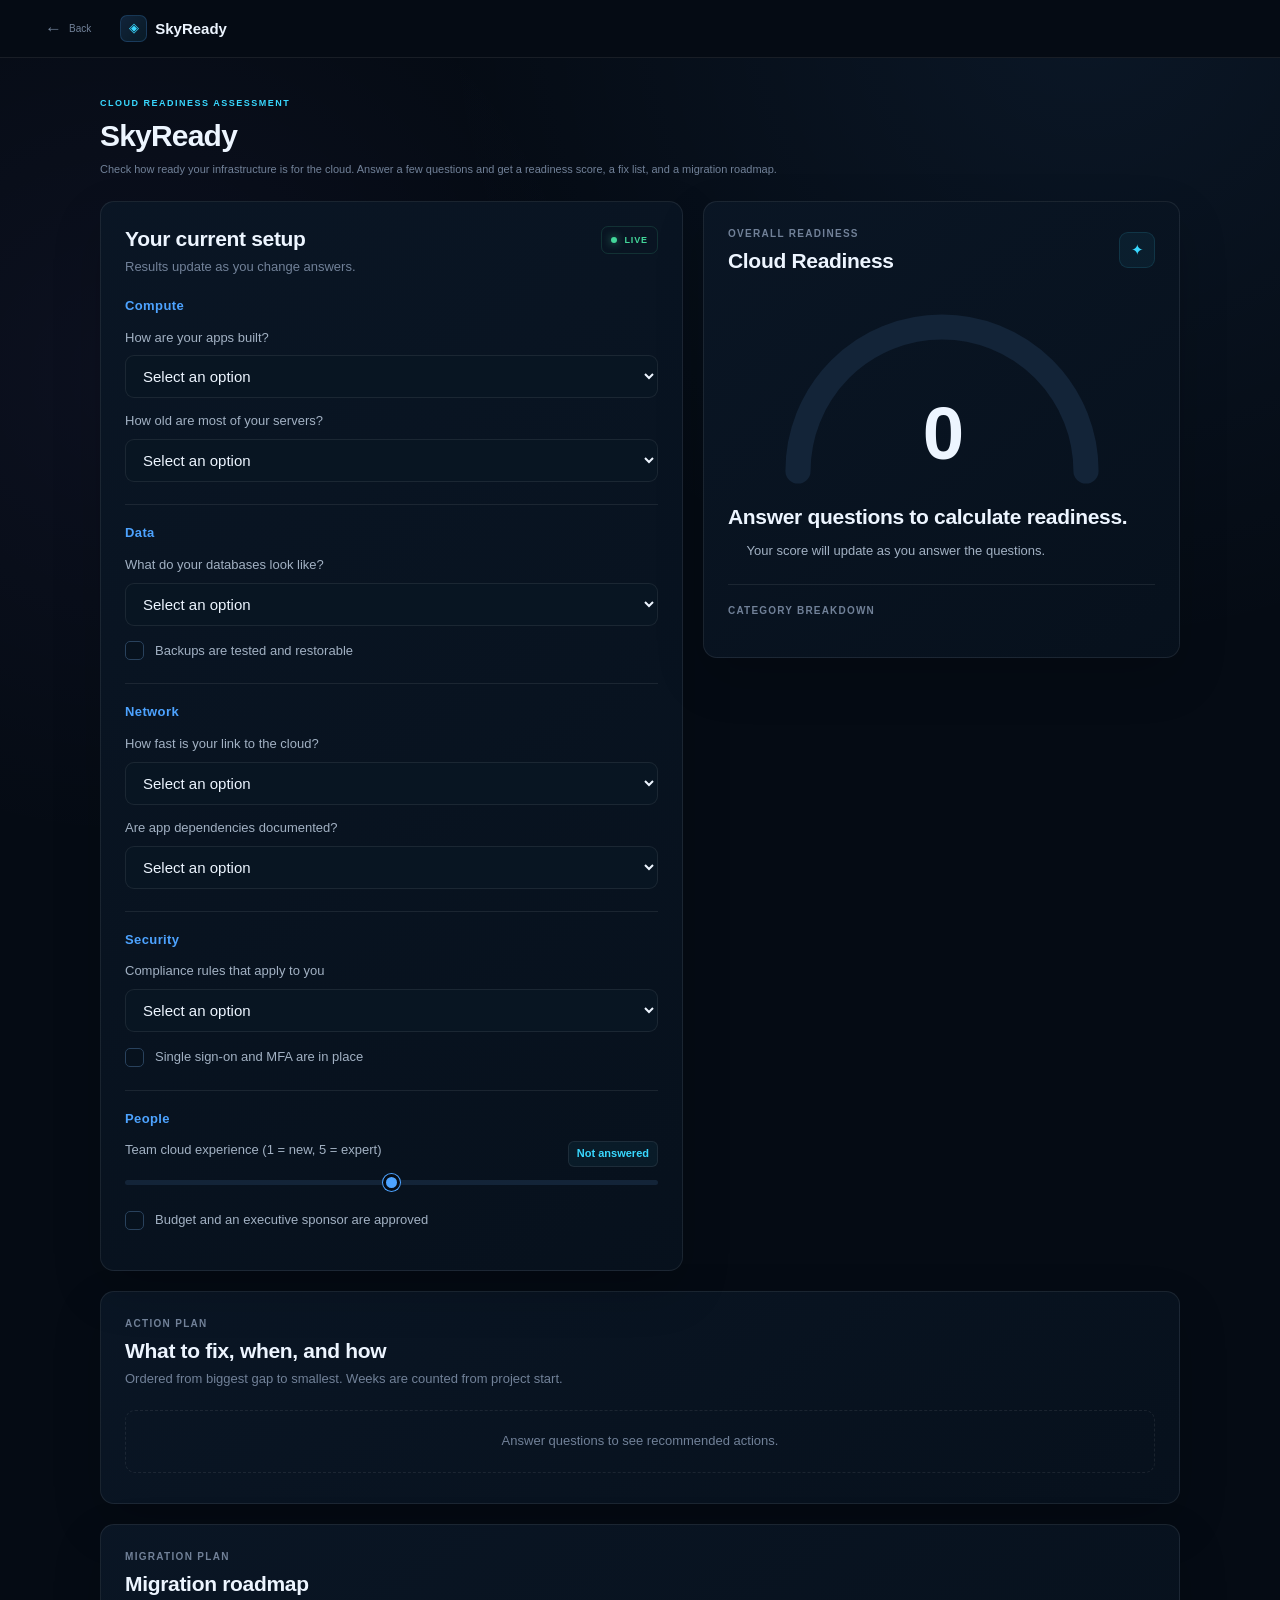
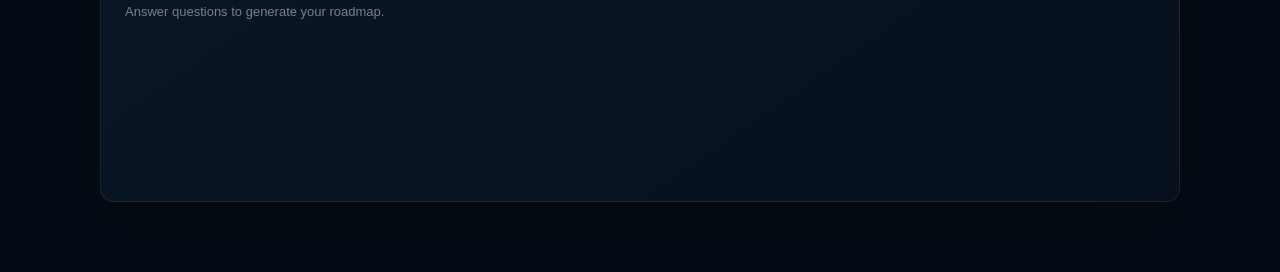
<file: readiness.html>
<!DOCTYPE html>
<html lang="en">

<head>

    <meta charset="UTF-8">

    <meta name="viewport"
          content="width=device-width, initial-scale=1.0">

    <title>SkyReady | CloudWise AI</title>

    <link rel="stylesheet" href="readiness.css">

</head>


<body>


    <!-- =====================================================
         TOP NAVIGATION
         ===================================================== -->

    <div class="readiness-top-nav">

        <a href="index.html" class="back-button">

            <span>←</span>

            Back

        </a>


        <div class="readiness-nav-title">

            <span class="readiness-nav-icon">
                ◈
            </span>

            <strong>
                SkyReady
            </strong>

        </div>

    </div>



    <!-- =====================================================
         MAIN CONTENT
         ===================================================== -->

    <main class="wrap">


        <!-- PAGE HEADER -->

        <header class="page-header">

            <div>

                <div class="eyebrow">
                    CLOUD READINESS ASSESSMENT
                </div>


                <h1>
                    SkyReady
                </h1>


                <p>

                    Check how ready your infrastructure is for the cloud.
                    Answer a few questions and get a readiness score,
                    a fix list, and a migration roadmap.

                </p>

            </div>

        </header>



        <!-- =================================================
             QUESTIONS + SCORE
             ================================================= -->

        <div class="grid">


            <!-- QUESTIONS -->

            <section class="card questions-card"
                     aria-labelledby="ft">


                <div class="section-heading">

                    <div>

                        <h2 id="ft">
                            Your current setup
                        </h2>


                        <p class="sub">
                            Results update as you change answers.
                        </p>

                    </div>


                    <div class="live-indicator">

                        <span></span>

                        LIVE

                    </div>

                </div>


                <form id="form"
                      onsubmit="return false">

                </form>


            </section>



            <!-- SCORE -->

            <section class="score-column">


                <div class="card gauge-card"
                     aria-live="polite">


                    <div class="score-header">

                        <div>

                            <span class="card-label">
                                OVERALL READINESS
                            </span>


                            <h2>
                                Cloud Readiness
                            </h2>

                        </div>


                        <span class="score-icon">
                            ✦
                        </span>

                    </div>



                    <!-- GAUGE -->

                    <div class="gauge">

                        <svg viewBox="0 0 300 175"
                             role="img"
                             aria-label="Readiness score">


                            <!-- Background -->

                            <path
                                class="arc arc-background"
                                d="M30 150 A120 120 0 0 1 270 150"
                            />


                            <!-- Progress -->

                            <path
                                id="arc"
                                class="arc"
                                d="M30 150 A120 120 0 0 1 270 150"
                                pathLength="100"
                                stroke-dasharray="0 100"
                            />


                            <!-- Number -->

                            <text
                                id="num"
                                class="num"
                                x="150"
                                y="140"
                                text-anchor="middle">

                                0

                            </text>

                        </svg>

                    </div>



                    <div id="verdict"
                         class="verdict">

                        Answer questions to calculate readiness.

                    </div>


                    <p id="blurb"
                       class="score-description">

                        Your score will update as you answer the questions.

                    </p>



                    <div class="score-divider"></div>


                    <div class="category-title">
                        CATEGORY BREAKDOWN
                    </div>


                    <div id="bars"
                         class="bars">

                    </div>


                </div>

            </section>


        </div>



        <!-- =================================================
             RECOMMENDATIONS
             ================================================= -->

        <section class="card full recommendations-card"
                 aria-labelledby="rt">


            <div class="section-heading">

                <div>

                    <span class="card-label">
                        ACTION PLAN
                    </span>


                    <h2 id="rt">
                        What to fix, when, and how
                    </h2>


                    <p class="sub">

                        Ordered from biggest gap to smallest.
                        Weeks are counted from project start.

                    </p>

                </div>

            </div>


            <div id="recs">

                <p class="empty">
                    Answer questions to see recommended actions.
                </p>

            </div>


        </section>



        <!-- =================================================
             ROADMAP
             ================================================= -->

        <section class="card full roadmap-card"
                 aria-labelledby="mt">


            <div class="section-heading">

                <div>

                    <span class="card-label">
                        MIGRATION PLAN
                    </span>


                    <h2 id="mt">
                        Migration roadmap
                    </h2>


                    <p id="mtsub"
                       class="sub">

                        Answer questions to generate your roadmap.

                    </p>

                </div>

            </div>


            <div class="roadmap-wrapper">

                <div class="roadmap-line"></div>


                <div id="tl"
                     class="tl">

                </div>

            </div>


        </section>


    </main>



    <!-- =====================================================
         SKYREADY ENGINE
         ===================================================== -->

    <script>


        /* =====================================================
           CATEGORIES
           ===================================================== */

        var CATS = [

            "Compute",

            "Data",

            "Network",

            "Security",

            "People"

        ];



        /* =====================================================
           QUESTIONS
           ===================================================== */

        var F = [


            /* COMPUTE */

            {
                id: "arch",

                c: 0,

                l: "How are your apps built?",

                o: [

                    ["Large single applications", 35],

                    ["A mix of old and new", 60],

                    ["Small services or containers", 88]

                ],

                r: [

                    "Break up or containerize the largest apps",

                    "Pick the 2-3 biggest apps, split out their heaviest parts, and package them in containers.",

                    4

                ]

            },


            {
                id: "age",

                c: 0,

                l: "How old are most of your servers?",

                o: [

                    ["Over 7 years", 30],

                    ["3 to 7 years", 60],

                    ["Under 3 years", 85]

                ],

                r: [

                    "Upgrade unsupported operating systems",

                    "List every server on an unsupported OS, then upgrade or replace it before moving.",

                    3

                ]

            },


            /* DATA */

            {
                id: "db",

                c: 1,

                l: "What do your databases look like?",

                o: [

                    ["Large and custom-built", 35],

                    ["Standard SQL", 65],

                    ["Already managed or portable", 88]

                ],

                r: [

                    "Plan the database move",

                    "Choose a target engine, test a copy of the largest database, and time the cutover.",

                    5

                ]

            },


            {
                id: "bk",

                c: 1,

                t: "chk",

                l: "Backups are tested and restorable",

                r: [

                    "Test your backup and restore",

                    "Restore last night's backup to a spare server and record how long it takes.",

                    2

                ]

            },


            /* NETWORK */

            {
                id: "bw",

                c: 2,

                l: "How fast is your link to the cloud?",

                o: [

                    ["Under 100 Mbps", 30],

                    ["100 Mbps to 1 Gbps", 65],

                    ["Over 1 Gbps or a dedicated link", 90]

                ],

                r: [

                    "Upgrade the network link",

                    "Estimate total data size, then order a faster or dedicated connection to match.",

                    4

                ]

            },


            {
                id: "dep",

                c: 2,

                l: "Are app dependencies documented?",

                o: [

                    ["Not at all", 30],

                    ["Partly", 60],

                    ["Fully mapped", 90]

                ],

                r: [

                    "Map dependencies between systems",

                    "Run a discovery scan and draw which apps talk to which, so nothing breaks mid-move.",

                    3

                ]

            },


            /* SECURITY */

            {
                id: "comp",

                c: 3,

                l: "Compliance rules that apply to you",

                o: [

                    ["Strict rules, no plan yet", 30],

                    ["Strict rules, plan in place", 68],

                    ["None, or controls already mapped", 88]

                ],

                r: [

                    "Map compliance rules to cloud controls",

                    "List each rule, match it to a cloud control, and get sign-off from your compliance lead.",

                    3

                ]

            },


            {
                id: "sso",

                c: 3,

                t: "chk",

                l: "Single sign-on and MFA are in place",

                r: [

                    "Turn on SSO and MFA",

                    "Connect your identity provider and require MFA for all admin accounts.",

                    2

                ]

            },


            /* PEOPLE */

            {
                id: "skill",

                c: 4,

                t: "rng",

                l: "Team cloud experience (1 = new, 5 = expert)",

                r: [

                    "Train the team",

                    "Book certification-level training for 2-3 engineers and pair them with a cloud partner.",

                    6

                ]

            },


            {
                id: "bud",

                c: 4,

                t: "chk",

                l: "Budget and an executive sponsor are approved",

                r: [

                    "Secure budget and a sponsor",

                    "Present a cost estimate and get one named executive to own the project.",

                    2

                ]

            }

        ];



        /* =====================================================
           ANSWER STATE
           
           NULL = NOT ANSWERED
           ===================================================== */

        var S = {

            arch: null,

            age: null,

            db: null,

            bk: null,

            bw: null,

            dep: null,

            comp: null,

            sso: null,

            skill: null,

            bud: null

        };



        /* =====================================================
           GROUP QUESTIONS BY CATEGORY
           ===================================================== */

        var g = {};


        F.forEach(function (f) {

            (g[f.c] = g[f.c] || []).push(f);

        });



        var form =
            document.getElementById("form");



        /* =====================================================
           BUILD QUESTIONS
           ===================================================== */

        CATS.forEach(function (name, ci) {


            var d =
                document.createElement("div");


            d.className = "grp";


            var h =
                "<h3>" +
                name +
                "</h3>";



            g[ci].forEach(function (f) {


                /* CHECKBOX */

                if (f.t === "chk") {


                    h +=

                        '<label class="chk">' +

                        '<input type="checkbox" ' +
                        'data-id="' +
                        f.id +
                        '">' +

                        '<span class="check-box"></span>' +

                        '<span>' +
                        f.l +
                        '</span>' +

                        '</label>';


                }


                /* RANGE */

                else if (f.t === "rng") {


                    h +=

                        '<div class="range-question">' +


                        '<div class="range-label-row">' +


                        '<label for="' +
                        f.id +
                        '">' +
                        f.l +
                        '</label>' +


                        '<span id="' +
                        f.id +
                        '-value" ' +
                        'class="range-value">' +

                        'Not answered' +

                        '</span>' +


                        '</div>' +


                        '<input id="' +
                        f.id +
                        '" ' +

                        'data-id="' +
                        f.id +
                        '" ' +

                        'type="range" ' +

                        'min="1" ' +

                        'max="5" ' +

                        'step="1" ' +

                        'value="3">' +


                        '</div>';


                }


                /* SELECT */

                else {


                    h +=

                        '<label for="' +
                        f.id +
                        '">' +

                        f.l +

                        '</label>' +


                        '<select id="' +
                        f.id +
                        '" ' +

                        'data-id="' +
                        f.id +
                        '">' +


                        '<option value="" selected disabled>' +

                        'Select an option' +

                        '</option>';



                    f.o.forEach(function (o, i) {


                        h +=

                            '<option value="' +
                            i +
                            '">' +

                            o[0] +

                            '</option>';


                    });


                    h +=

                        '</select>';

                }

            });


            d.innerHTML = h;


            form.appendChild(d);

        });



        /* =====================================================
           RANGE QUESTIONS START AS "NOT TOUCHED"
           ===================================================== */

        document
            .querySelectorAll('input[type="range"]')
            .forEach(function (range) {

                range.dataset.touched = "false";

            });



        /* =====================================================
           INPUT HANDLER
           ===================================================== */

        form.addEventListener(
            "input",
            function (e) {


                var id =
                    e.target.dataset.id;


                if (!id) return;



                /* CHECKBOX */

                if (
                    e.target.type ===
                    "checkbox"
                ) {


                    S[id] =
                        e.target.checked
                            ? 1
                            : 0;

                }



                /* RANGE */

                else if (
                    e.target.type ===
                    "range"
                ) {


                    /*
                     * The user has actually
                     * interacted with slider.
                     */

                    e.target.dataset.touched =
                        "true";


                    S[id] =
                        +e.target.value;



                    var valueElement =
                        document.getElementById(
                            id + "-value"
                        );


                    if (valueElement) {


                        valueElement.textContent =
                            S[id] + "/5";

                    }

                }



                /* SELECT */

                else if (
                    e.target.tagName ===
                    "SELECT"
                ) {


                    if (
                        e.target.value ===
                        ""
                    ) {


                        S[id] =
                            null;


                    } else {


                        S[id] =
                            +e.target.value;

                    }

                }



                render();

            }
        );



        /* =====================================================
           GET QUESTION SCORE
           
           NULL = QUESTION NOT ANSWERED
           ===================================================== */

        function val(f) {


            /* RANGE */

            if (f.t === "rng") {


                var range =
                    document.getElementById(
                        f.id
                    );


                /*
                 * User has not moved
                 * the slider yet.
                 */

                if (
                    !range ||
                    range.dataset.touched !==
                    "true"
                ) {


                    return null;

                }


                return S[f.id] * 20;

            }



            /* OTHER QUESTIONS */

            if (S[f.id] === null) {

                return null;

            }



            /* CHECKBOX */

            if (f.t === "chk") {


                return S[f.id]
                    ? 90
                    : 30;

            }



            /* SELECT */

            return f.o[
                S[f.id]
            ][1];

        }



        /* =====================================================
           SCORE COLOR
           ===================================================== */

        function col(v) {


            if (v >= 75) {

                return "var(--green)";

            }


            if (v >= 50) {

                return "var(--orange)";

            }


            return "var(--red)";

        }



        /* =====================================================
           SAVE ASSESSMENT TO THE BACKEND
           Saves only after at least one question is answered.
           A short debounce prevents a request for every slider movement.
           ===================================================== */

        var readinessSaveTimer = null;
        var lastReadinessPayload = "";

        function scheduleReadinessSave(overallScore, categoryScores, answeredCount) {
            if (answeredCount === 0) return;

            var token = localStorage.getItem("cloudwise_access_token");
            if (!token) {
                console.warn("Sign in to save your Cloud Readiness assessment.");
                return;
            }

            var payload = {
                overall_score: overallScore,
                categories: {
                    Compute: categoryScores[0],
                    Data: categoryScores[1],
                    Network: categoryScores[2],
                    Security: categoryScores[3],
                    People: categoryScores[4]
                },
                answers: S
            };

            var serialized = JSON.stringify(payload);
            if (serialized === lastReadinessPayload) return;

            window.clearTimeout(readinessSaveTimer);
            readinessSaveTimer = window.setTimeout(async function () {
                try {
                    var response = await fetch(
                        "http://127.0.0.1:8000/api/dashboard/readiness",
                        {
                            method: "POST",
                            headers: {
                                "Authorization": "Bearer " + token,
                                "Content-Type": "application/json",
                                "Accept": "application/json"
                            },
                            body: serialized
                        }
                    );

                    if (!response.ok) {
                        var message = await response.text();
                        throw new Error("Readiness save failed (" + response.status + "): " + message);
                    }

                    lastReadinessPayload = serialized;
                    console.log("Cloud Readiness assessment saved.");
                } catch (error) {
                    console.error("Unable to save Cloud Readiness assessment:", error);
                }
            }, 700);
        }


        /* =====================================================
           RENDER ENGINE
           ===================================================== */

        function render() {


            /* ================================================
               CATEGORY SCORES
               ================================================ */

            var cs =
                CATS.map(function (name, ci) {


                    /*
                     * Get only answered
                     * questions.
                     */

                    var answered =
                        g[ci]
                            .map(val)
                            .filter(function (v) {

                                return v !== null;

                            });



                    /*
                     * Nothing answered
                     * in this category.
                     */

                    if (
                        answered.length ===
                        0
                    ) {


                        return 0;

                    }



                    /*
                     * Average only
                     * answered questions.
                     */

                    return Math.round(

                        answered.reduce(
                            function (x, y) {

                                return x + y;

                            },
                            0
                        )
                        /
                        answered.length

                    );

                });



            /* ================================================
               OVERALL SCORE
               ================================================ */

            var answeredScores =
                F
                    .map(function (f) {

                        return val(f);

                    })
                    .filter(function (v) {

                        return v !== null;

                    });



            /*
             * Nothing answered.
             */

            var total = 0;



            /*
             * At least one question
             * answered.
             */

            if (
                answeredScores.length >
                0
            ) {


                total =
                    Math.round(

                        answeredScores.reduce(
                            function (x, y) {

                                return x + y;

                            },
                            0
                        )
                        /
                        answeredScores.length

                    );

            }



            scheduleReadinessSave(total, cs, answeredScores.length);

            /* ================================================
               GAUGE
               ================================================ */

            var arc =
                document.getElementById(
                    "arc"
                );


            arc.setAttribute(
                "stroke-dasharray",
                total + " 100"
            );



            /*
             * When score is 0,
             * hide progress completely.
             */

            if (total === 0) {


                arc.style.stroke =
                    "transparent";


            } else {


                arc.style.stroke =
                    col(total);

            }



            /* SCORE NUMBER */

            document.getElementById(
                "num"
            ).textContent =
                total;



            /* ================================================
               VERDICT
               ================================================ */

            var verdictElement =
                document.getElementById(
                    "verdict"
                );


            var blurbElement =
                document.getElementById(
                    "blurb"
                );



            if (
                answeredScores.length ===
                0
            ) {


                verdictElement.textContent =
                    "Answer questions to calculate readiness.";


                blurbElement.textContent =
                    "Your score will update as you answer the questions.";

            }


            else if (
                total >= 75
            ) {


                verdictElement.textContent =
                    "Ready to plan your move";


                blurbElement.textContent =
                    "Gaps are small. You can start the pilot phase now.";

            }


            else if (
                total >= 50
            ) {


                verdictElement.textContent =
                    "Ready after fixes";


                blurbElement.textContent =
                    "Close the gaps below first, then start the pilot.";

            }


            else {


                verdictElement.textContent =
                    "Not ready yet";


                blurbElement.textContent =
                    "Fix the basics below before you commit to a migration date.";

            }



            /* ================================================
               CATEGORY BARS
               ================================================ */

            document.getElementById(
                "bars"
            ).innerHTML =

                CATS.map(
                    function (n, i) {


                        /*
                         * No answer =
                         * empty bar.
                         */

                        var width =
                            cs[i];


                        var color =
                            cs[i] === 0
                                ? "transparent"
                                : col(cs[i]);


                        return


                            '<div class="bar">' +


                                '<div class="bar-label">' +

                                    '<span>' +
                                    n +
                                    '</span>' +

                                    '<b>' +
                                    cs[i] +
                                    '</b>' +

                                '</div>' +


                                '<div class="tr">' +

                                    '<i style="' +

                                        'width:' +
                                        width +
                                        '%;' +

                                        'background:' +
                                        color +

                                    '">' +

                                    '</i>' +

                                '</div>' +


                            '</div>';

                    }
                ).join("");



            /* ================================================
               RECOMMENDATIONS
               ================================================ */

            var gaps =

                F
                    .map(function (f) {

                        return {

                            f: f,

                            v: val(f)

                        };

                    })


                    /*
                     * IMPORTANT:
                     * unanswered questions
                     * are excluded.
                     */

                    .filter(function (x) {

                        return (
                            x.v !== null &&
                            x.v < 60
                        );

                    })


                    .sort(function (a, b) {

                        return a.v - b.v;

                    });



            var wk = 1;

            var fixWeeks = 0;

            var html = "";



            gaps
                .slice(0, 6)
                .forEach(function (x) {


                    var d =
                        x.f.r[2];


                    var end =
                        wk +
                        d -
                        1;



                    html +=

                        '<div class="rec">' +


                            '<div class="when">' +

                                '<span class="week-label">' +
                                'WEEKS' +
                                '</span>' +

                                wk +

                                (
                                    end > wk
                                        ? "-" + end
                                        : ""
                                ) +

                                '<span class="category">' +
                                CATS[x.f.c] +
                                '</span>' +

                            '</div>' +



                            '<div>' +

                                '<span class="rec-label">' +
                                'WHAT' +
                                '</span>' +

                                '<span class="t">' +
                                x.f.r[0] +
                                '</span>' +

                            '</div>' +



                            '<div>' +

                                '<span class="rec-label">' +
                                'HOW' +
                                '</span>' +

                                '<p>' +
                                x.f.r[1] +
                                '</p>' +

                            '</div>' +


                        '</div>';



                    wk =
                        end + 1;

                });



            fixWeeks =
                wk - 1;



            /*
             * If there are no answered
             * questions, show nothing
             * useful yet.
             */

            if (
                answeredScores.length ===
                0
            ) {


                document.getElementById(
                    "recs"
                ).innerHTML =

                    '<p class="empty">' +
                    'Answer questions to see recommended actions.' +
                    '</p>';


            }

            else {


                document.getElementById(
                    "recs"
                ).innerHTML =

                    html ||

                    '<p class="empty">' +
                    'No major gaps found. Move on to the pilot phase.' +
                    '</p>';

            }



            /* ================================================
               MIGRATION ROADMAP
               ================================================ */

            /*
             * Don't generate the
             * migration roadmap before
             * the user answers anything.
             */

            if (
                answeredScores.length ===
                0
            ) {


                document.getElementById(
                    "mtsub"
                ).textContent =

                    "Answer questions to generate your roadmap.";


                document.getElementById(
                    "tl"
                ).innerHTML = "";


                return;

            }



            var mig =

                total >= 75
                    ? 8
                    : total >= 50
                        ? 12
                        : 16;



            var ph = [];



            if (fixWeeks) {


                ph.push([
                    "Fix gaps",
                    fixWeeks
                ]);

            }



            ph.push(

                ["Pilot", 4],

                ["Migrate", mig],

                ["Optimize", 4]

            );



            var sum =

                ph.reduce(
                    function (a, p) {

                        return a + p[1];

                    },
                    0
                );



            var s = 1;



            document.getElementById(
                "mtsub"
            ).textContent =

                "About " +
                sum +
                " weeks from start to a tuned cloud setup.";



            document.getElementById(
                "tl"
            ).innerHTML =


                ph.map(
                    function (p, index) {


                        var e =
                            s +
                            p[1] -
                            1;



                        var h =

                            '<div class="ph" ' +

                                'style="flex:' +
                                p[1] +
                                ' 1 0">' +


                                '<span class="phase-number">' +
                                (index + 1) +
                                '</span>' +


                                '<b>' +
                                p[0] +
                                '</b>' +


                                '<span>' +
                                'Weeks ' +
                                s +
                                "-" +
                                e +
                                '</span>' +


                            '</div>';



                        s =
                            e + 1;



                        return h;

                    }
                )
                .join("");

        }



        /* =====================================================
           INITIAL STATE
           ===================================================== */

        render();


    </script>


</body>

</html>
</file>
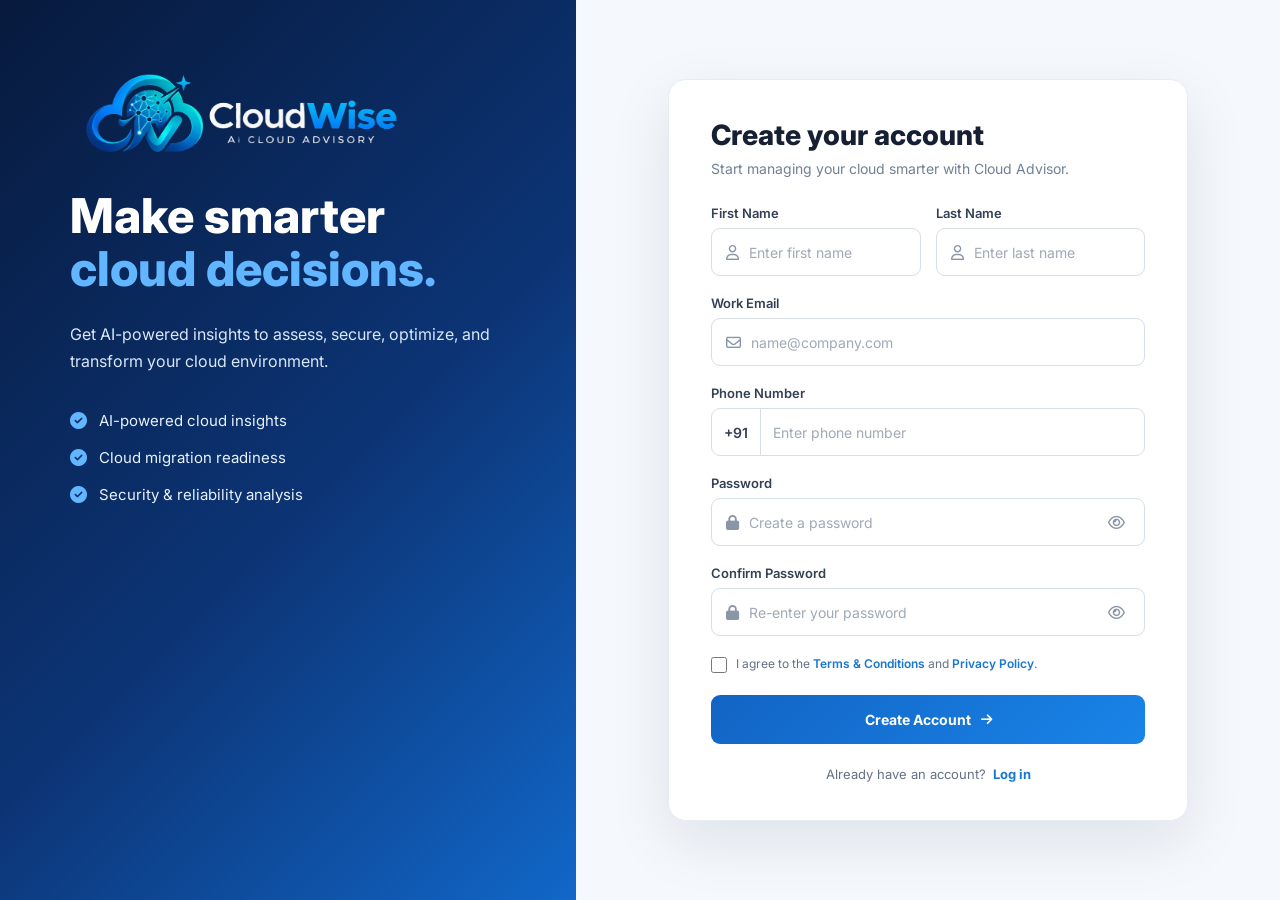
<file: signup.html>
<!DOCTYPE html>
<html lang="en">
<head>
    <meta charset="UTF-8">
    <meta name="viewport" content="width=device-width, initial-scale=1.0">

    <title>Sign Up | Cloud Advisor</title>

    <link rel="stylesheet" href="signup.css">

    <!-- Font Awesome -->
    <link rel="stylesheet"
          href="https://cdnjs.cloudflare.com/ajax/libs/font-awesome/6.5.2/css/all.min.css">
</head>

<body>

    <div class="signup-container">

        <!-- Left Side -->
        <div class="signup-left">

            <div class="brand">
                <a href="index.html" class="signup-logo">
                  <img src="logo.png" alt="Cloudwise AI">
                </a>
            </div>

            <div class="left-content">

                <h1>
                    Make smarter<br>
                    <span>cloud decisions.</span>
                </h1>

                <p>
                    Get AI-powered insights to assess, secure,
                    optimize, and transform your cloud environment.
                </p>

                <div class="benefit">
                    <i class="fa-solid fa-circle-check"></i>
                    <span>AI-powered cloud insights</span>
                </div>

                <div class="benefit">
                    <i class="fa-solid fa-circle-check"></i>
                    <span>Cloud migration readiness</span>
                </div>

                <div class="benefit">
                    <i class="fa-solid fa-circle-check"></i>
                    <span>Security & reliability analysis</span>
                </div>

            </div>

        </div>


        <!-- Right Side -->
        <div class="signup-right">

            <div class="signup-card">

                <div class="form-header">
                    <h2>Create your account</h2>

                    <p>
                        Start managing your cloud smarter with Cloud Advisor.
                    </p>
                </div>


                <form id="signupForm">

                    <!-- Name -->
                    <div class="name-row">

                        <div class="form-group">
                            <label for="firstName">First Name</label>

                            <div class="input-box">
                                <i class="fa-regular fa-user"></i>

                                <input
                                    type="text"
                                    id="firstName"
                                    name="firstName"
                                    placeholder="Enter first name"
                                    required
                                >
                            </div>
                        </div>


                        <div class="form-group">
                            <label for="lastName">Last Name</label>

                            <div class="input-box">
                                <i class="fa-regular fa-user"></i>

                                <input
                                    type="text"
                                    id="lastName"
                                    name="lastName"
                                    placeholder="Enter last name"
                                    required
                                >
                            </div>
                        </div>

                    </div>

                    <!-- Email -->
                    <div class="form-group">

                        <label for="email">Work Email</label>

                        <div class="input-box">
                            <i class="fa-regular fa-envelope"></i>

                            <input
                                type="email"
                                id="email"
                                name="email"
                                placeholder="name@company.com"
                                required
                            >
                        </div>

                    </div>


                    <!-- Phone -->
                    <div class="form-group">

                        <label for="phone">Phone Number</label>

                        <div class="input-box phone-box">

                            <span class="country-code">+91</span>

                            <input
                                type="tel"
                                id="phone"
                                name="phone"
                                placeholder="Enter phone number"
                                maxlength="10"
                                required
                            >

                        </div>

                    </div>


                    <!-- Password -->
                    <div class="form-group">

                        <label for="password">Password</label>

                        <div class="input-box">

                            <i class="fa-solid fa-lock"></i>

                            <input
                                type="password"
                                id="password"
                                name="password"
                                placeholder="Create a password"
                                required
                            >

                            <button
                                type="button"
                                class="password-toggle"
                                onclick="togglePassword('password', this)"
                            >
                                <i class="fa-regular fa-eye"></i>
                            </button>

                        </div>

                    </div>


                    <!-- Confirm Password -->
                    <div class="form-group">

                        <label for="confirmPassword">
                            Confirm Password
                        </label>

                        <div class="input-box">

                            <i class="fa-solid fa-lock"></i>

                            <input
                                type="password"
                                id="confirmPassword"
                                name="confirmPassword"
                                placeholder="Re-enter your password"
                                required
                            >

                            <button
                                type="button"
                                class="password-toggle"
                                onclick="togglePassword('confirmPassword', this)"
                            >
                                <i class="fa-regular fa-eye"></i>
                            </button>

                        </div>

                        <small id="passwordMessage"></small>

                    </div>


                    <!-- Terms -->
                    <div class="terms">

                        <input
                            type="checkbox"
                            id="terms"
                            name="terms"
                            required
                        >

                        <label for="terms">
                            I agree to the
                            <a href="#">Terms & Conditions</a>
                            and
                            <a href="#">Privacy Policy</a>.
                        </label>

                    </div>


                    <!-- Sign Up -->
                    <button type="submit" class="signup-btn">
                        Create Account
                        <i class="fa-solid fa-arrow-right"></i>
                    </button>


                    <!-- Login -->
                    <p class="login-link">
                        Already have an account?
                        <a href="login.html">Log in</a>
                    </p>

                </form>

            </div>

        </div>

    </div>

<script>

    const signupForm = document.getElementById("signupForm");

signupForm.addEventListener("submit", async function (event) {
    event.preventDefault();

    const firstName = document.getElementById("firstName").value.trim();
    const lastName = document.getElementById("lastName").value.trim();
    const email = document.getElementById("email").value.trim();
    const phone = document.getElementById("phone").value.trim();
    const password = document.getElementById("password").value;
    const confirmPassword = document.getElementById("confirmPassword").value;
    const terms = document.getElementById("terms").checked;

    // Frontend validation
    if (!firstName || !lastName || !email || !phone) {
        alert("Please fill in all required fields.");
        return;
    }

    if (password !== confirmPassword) {
        alert("Passwords do not match.");
        return;
    }

    if (!terms) {
        alert("Please accept the terms and conditions.");
        return;
    }

    try {
        const response = await fetch(
            "http://127.0.0.1:8000/api/auth/register",
            {
                method: "POST",
                headers: {
                    "Content-Type": "application/json"
                },
                body: JSON.stringify({
                    first_name: firstName,
                    last_name: lastName,
                    email: email,
                    phone: phone,
                    password: password,
                    confirm_password: confirmPassword
                })
            }
        );

        const data = await response.json();

if (!response.ok) {

    let errorMessage = "Registration failed.";

    if (Array.isArray(data.detail)) {
        errorMessage = data.detail
            .map(error => {
                const field = error.loc?.[error.loc.length - 1] || "field";
                return `${field}: ${error.msg}`;
            })
            .join("\n");
    } else if (typeof data.detail === "string") {
        errorMessage = data.detail;
    }

    alert(errorMessage);
    return;
}

        // Save the newly created user's authentication data
localStorage.setItem(
    "cloudwise_access_token",
    data.access_token
);

localStorage.setItem(
    "cloudwise_user",
    JSON.stringify(data.user)
);

alert("Account created successfully!");

window.location.href = "onboarding.html";

    } catch (error) {
        console.error("Registration error:", error);

        alert(
            "Unable to connect to Cloudwise AI. " +
            "Please make sure the backend is running."
        );
    }
});

</script>

</body>
</html>
</file>
<file: style.css>
/* =========================================================
   CLOUDWISE AI
   AUTHENTICATED HOME DASHBOARD
   HTML + CSS ONLY
   ========================================================= */


/* ================= ROOT ================= */

:root {

    --bg: #050b14;
    --bg-secondary: #07111d;
    --sidebar: #060d17;

    --card: #0a1625;
    --card-hover: #0d1c2e;

    --blue: #4da3ff;
    --cyan: #39d8ff;
    --purple: #9b7cff;
    --green: #43d69a;
    --orange: #ffad5c;
    --red: #ff6b7a;

    --text: #edf5ff;
    --text-secondary: #a2b1c3;
    --muted: #718198;

    --border: rgba(255,255,255,0.08);

    --sidebar-width: 260px;

    --radius: 14px;
}


/* ================= RESET ================= */

* {
    margin: 0;
    padding: 0;
    box-sizing: border-box;
}


html {
    scroll-behavior: smooth;
}


body {

    font-family: "Inter", sans-serif;

    background: var(--bg);

    color: var(--text);

    min-height: 100vh;
}


button,
input {
    font-family: inherit;
}


button {
    border: none;
    cursor: pointer;
}


a {
    text-decoration: none;
    color: inherit;
}


/* ================= APP ================= */

.app-shell {

    display: flex;

    min-height: 100vh;
}


/* ================= SIDEBAR ================= */

.sidebar {

    width: var(--sidebar-width);

    position: fixed;

    left: 0;
    top: 0;
    bottom: 0;

    background:
        linear-gradient(
            180deg,
            #07101b 0%,
            #050b14 100%
        );

    border-right: 1px solid var(--border);

    display: flex;

    flex-direction: column;

    z-index: 100;

    overflow-y: auto;
}


/* ================= BRAND ================= */
.brand {
    height: 96px;
    display: flex;
    align-items: center;
    justify-content: center;
    padding: 8px 14px;
    border-bottom: 1px solid var(--border);
}

.brand-logo {
    width: 230px;
    height: 80px;
    object-fit: contain;
    display: block;
}
.brand {
    background: #050b14;
}

/* ================= WORKSPACE ================= */

.workspace-selector {

    margin: 20px 14px;

    padding: 11px;

    border: 1px solid var(--border);

    background: rgba(255,255,255,.025);

    border-radius: 10px;

    display: flex;

    align-items: center;

    gap: 10px;
}


.workspace-icon {

    width: 32px;
    height: 32px;

    display: flex;

    align-items: center;
    justify-content: center;

    border-radius: 8px;

    background: rgba(77,163,255,.12);

    color: var(--blue);

    font-size: 17px;
}


.workspace-info {

    display: flex;

    flex-direction: column;

    flex: 1;
}


.workspace-info span {

    font-size: 10px;

    color: var(--muted);

    text-transform: uppercase;

    letter-spacing: .7px;
}


.workspace-info strong {

    font-size: 12px;

    margin-top: 3px;
}


.chevron {

    color: var(--muted);
}


/* ================= NAVIGATION ================= */

.navigation {

    padding: 0 12px;
}


.nav-section-title {

    font-size: 9px;

    color: #526176;

    letter-spacing: 1.2px;

    font-weight: 700;

    margin: 20px 10px 7px;
}


.nav-item {

    height: 40px;

    display: flex;

    align-items: center;

    gap: 11px;

    padding: 0 11px;

    margin-bottom: 3px;

    border-radius: 8px;

    color: var(--text-secondary);

    font-size: 12px;

    transition: .2s ease;
}


.nav-item:hover {

    background: rgba(255,255,255,.04);

    color: var(--text);
}


.nav-item.active {

    background:
        linear-gradient(
            90deg,
            rgba(77,163,255,.15),
            rgba(77,163,255,.05)
        );

    color: #ffffff;

    border-left: 2px solid var(--blue);
}


.nav-icon {

    width: 18px;

    text-align: center;

    color: #7890a9;

    font-size: 15px;
}


.nav-item.active .nav-icon {

    color: var(--blue);
}


.ai-badge {

    margin-left: auto;

    font-size: 8px;

    font-weight: 800;

    letter-spacing: .5px;

    padding: 3px 5px;

    border-radius: 4px;

    color: var(--cyan);

    background: rgba(57,216,255,.1);

    border: 1px solid rgba(57,216,255,.18);
}


.ai-badge.large {

    margin-left: 8px;

    padding: 4px 7px;

    font-size: 8px;
}


/* ================= SIDEBAR USER ================= */

.sidebar-user {

    margin-top: auto;

    padding: 17px 15px;

    border-top: 1px solid var(--border);

    display: flex;

    align-items: center;

    gap: 10px;
}


.avatar {

    width: 34px;
    height: 34px;

    border-radius: 50%;

    display: flex;

    align-items: center;
    justify-content: center;

    background:
        linear-gradient(
            135deg,
            #304866,
            #172b43
        );

    border: 1px solid rgba(255,255,255,.1);

    font-size: 12px;

    font-weight: 700;
}


.user-details {

    flex: 1;

    display: flex;

    flex-direction: column;
}


.user-details strong {

    font-size: 11px;
}


.user-details span {

    font-size: 9px;

    color: var(--muted);

    margin-top: 3px;
}

.user-menu-wrapper {
    position: relative;
}

.user-menu {
    border: none;
    background: transparent;
    color: var(--muted);
    font-size: 16px;
    letter-spacing: 2px;
    padding: 6px 8px;
    cursor: pointer;
    border-radius: 6px;
}

.user-menu:hover {
    color: var(--text);
    background: rgba(255, 255, 255, 0.06);
}

.user-menu-wrapper {
    position: relative;
}

.user-dropdown {
    display: none;
    position: absolute !important;

    /* FORCE DROPDOWN ABOVE THE THREE DOTS */
    top: auto !important;
    bottom: calc(100% + 8px) !important;

    right: 0 !important;

    width: 130px;
    padding: 6px;

    background: #0a1625;
    border: 1px solid rgba(255, 255, 255, 0.1);
    border-radius: 10px;

    box-shadow: 0 10px 30px rgba(0, 0, 0, 0.4);

    z-index: 9999;
}
.user-dropdown {
    width: 100px;
    padding: 3px;
}

.user-dropdown.show {
    display: block !important;
}

.user-dropdown button {
    width: 100%;
    display: flex;
    align-items: center;
    justify-content: center;
    gap: 4px;

    border: none;
    background: transparent;

    color: #edf5ff;
    padding: 5px 6px;

    border-radius: 7px;
    cursor: pointer;

    font-size: 12px;
}

.user-dropdown button:hover {
    background: rgba(255, 255, 255, 0.07);
    color: #ff6b7a;
}

/* ================= MAIN ================= */

.main-content {

    margin-left: var(--sidebar-width);

    width: calc(100% - var(--sidebar-width));

    min-height: 100vh;
}


/* ================= TOPBAR ================= */

.topbar {
    height: 78px;

    border-bottom: 1px solid var(--border);

    display: flex;

    align-items: center;

    padding: 0 34px;

    background: rgba(5,11,20,.85);

    backdrop-filter: blur(14px);

    position: sticky;

    top: 0;

    z-index: 50;
}


.breadcrumb {

    display: flex;

    align-items: center;

    gap: 9px;

    font-size: 11px;

    color: var(--muted);
}


.breadcrumb b {

    color: #34465c;
}


.breadcrumb strong {

    color: var(--text-secondary);

    font-weight: 500;
}


.topbar-actions {
    display: flex;
    align-items: center;
    gap: 9px;

    margin-left: auto;
}


/* ================= SEARCH ================= */

.search-box {
    width: 520px;
    height: 38px;

    display: flex;
    align-items: center;

    gap: 8px;
    padding: 0 12px;

    background: rgba(255,255,255,.035);

    border: 1px solid var(--border);

    border-radius: 8px;

    position: absolute;
    left: 50%;
    transform: translateX(-50%);
}


.search-box > span {

    color: var(--muted);

    font-size: 18px;
}


.search-box input {

    flex: 1;

    background: transparent;

    border: none;

    outline: none;

    color: var(--text);

    font-size: 10px;
}


.search-box input::placeholder {

    color: #58697e;
}


kbd {

    font-size: 8px;

    color: #718198;

    border: 1px solid #26374c;

    padding: 2px 5px;

    border-radius: 4px;

    background: #0b1624;
}


/* ================= TOPBAR ICONS ================= */

.icon-button {

    width: 36px;
    height: 36px;

    border-radius: 8px;

    background: rgba(255,255,255,.035);

    border: 1px solid var(--border);

    color: var(--text-secondary);

    position: relative;

    display: flex;

    align-items: center;
    justify-content: center;

    transition: .2s ease;
}


.icon-button:hover {

    background: rgba(77,163,255,.08);

    border-color: rgba(77,163,255,.25);

    color: var(--blue);

    transform: translateY(-1px);
}

.notification-button svg {
    width: 16px;
    height: 16px;

    fill: none;

    stroke: currentColor;

    stroke-width: 1.8;

    stroke-linecap: round;

    stroke-linejoin: round;
}

.notification-button:hover {
    color: var(--blue);

    background: rgba(77,163,255,.08);

    border-color: rgba(77,163,255,.25);
}

.notification-dot {

    position: absolute;

    width: 5px;
    height: 5px;

    border-radius: 50%;

    background: var(--cyan);

    top: 8px;
    right: 8px;

    box-shadow: 0 0 8px var(--cyan);
}


/* ================= REPORT DOWNLOAD ================= */

.report-download {

    color: var(--green);
}


.report-download svg {

    width: 15px;
    height: 15px;

    fill: none;

    stroke: currentColor;

    stroke-width: 1.8;

    stroke-linecap: round;

    stroke-linejoin: round;
}


.report-download:hover {

    color: var(--green);

    background: rgba(67,214,154,.08);

    border-color: rgba(67,214,154,.25);

    box-shadow:
        0 0 15px rgba(67,214,154,.08);
}


/* ================= DASHBOARD ================= */

.dashboard {

    max-width: 1500px;

    margin: auto;

    padding: 32px 34px 45px;
}


/* ================= PAGE HEADER ================= */

.page-header {

    display: flex;

    align-items: flex-end;

    justify-content: space-between;

    gap: 30px;

    margin-bottom: 22px;
}


.eyebrow {

    font-size: 9px;

    letter-spacing: 1.5px;

    color: var(--blue);

    font-weight: 700;

    margin-bottom: 7px;
}


.page-header h1 {

    font-size: 25px;

    letter-spacing: -.7px;

    margin-bottom: 6px;
}


.page-header p {

    color: var(--muted);

    font-size: 11px;
}


.header-controls {

    display: flex;

    gap: 8px;
}


.select-control,
.refresh-button {

    height: 36px;

    padding: 0 12px;

    border-radius: 8px;

    border: 1px solid var(--border);

    background: #0a1624;

    color: var(--text-secondary);

    font-size: 10px;

    display: flex;

    align-items: center;

    gap: 8px;
}


.refresh-button {

    color: var(--blue);
}


.status-dot {

    width: 6px;
    height: 6px;

    border-radius: 50%;

    background: var(--green);

    box-shadow: 0 0 8px rgba(67,214,154,.7);
}


/* ================= CONNECTION ================= */

.connection-banner {

    display: flex;

    align-items: center;

    justify-content: space-between;

    padding: 13px 16px;

    background:
        linear-gradient(
            90deg,
            rgba(67,214,154,.06),
            rgba(77,163,255,.025)
        );

    border: 1px solid rgba(67,214,154,.13);

    border-radius: 10px;

    margin-bottom: 18px;
}


.connection-left {

    display: flex;

    align-items: center;

    gap: 11px;
}


.connection-icon {

    width: 28px;
    height: 28px;

    border-radius: 50%;

    background: rgba(67,214,154,.1);

    color: var(--green);

    display: flex;

    align-items: center;
    justify-content: center;

    font-size: 11px;
}


.connection-left div:last-child {

    display: flex;

    flex-direction: column;

    gap: 3px;
}


.connection-left strong {

    font-size: 10px;
}


.connection-left span {

    font-size: 9px;

    color: var(--muted);
}


.synced-status {

    font-size: 9px;

    color: var(--green);

    display: flex;

    align-items: center;

    gap: 6px;
}


.synced-status span {

    width: 6px;
    height: 6px;

    background: var(--green);

    border-radius: 50%;
}


/* ================= KPI GRID ================= */

.kpi-grid {

    display: grid;

    grid-template-columns:
        repeat(4, 1fr);

    gap: 13px;

    margin-bottom: 14px;
}


.kpi-card {

    background: var(--card);

    border: 1px solid var(--border);

    border-radius: var(--radius);

    padding: 17px;

    transition: .2s ease;
}


.kpi-card:hover {

    background: var(--card-hover);

    transform: translateY(-2px);
}


.kpi-top {

    display: flex;

    align-items: center;

    justify-content: space-between;

    color: var(--text-secondary);

    font-size: 10px;
}


.kpi-icon {

    width: 27px;
    height: 27px;

    border-radius: 7px;

    display: flex;

    align-items: center;
    justify-content: center;

    font-size: 12px;
}


.kpi-icon.blue {

    color: var(--blue);

    background: rgba(77,163,255,.1);
}


.kpi-icon.purple {

    color: var(--purple);

    background: rgba(155,124,255,.1);
}


.kpi-icon.green {

    color: var(--green);

    background: rgba(67,214,154,.1);
}


.kpi-icon.orange {

    color: var(--orange);

    background: rgba(255,173,92,.1);
}


.kpi-value {

    font-size: 27px;

    font-weight: 700;

    letter-spacing: -1px;

    margin-top: 13px;
}


.kpi-value span {

    font-size: 12px;

    font-weight: 500;

    color: var(--muted);

    letter-spacing: 0;
}


.kpi-bottom {

    font-size: 9px;

    margin-top: 9px;
}


.kpi-bottom span {

    color: var(--muted);

    margin-left: 4px;
}


.positive {
    color: var(--green);
}


.negative {
    color: var(--orange);
}


.warning {
    color: var(--orange);
}


/* ================= CARDS ================= */

.card {

    background:
        linear-gradient(
            145deg,
            rgba(10,22,37,.98),
            rgba(8,18,31,.98)
        );

    border: 1px solid var(--border);

    border-radius: var(--radius);

    padding: 20px;

    min-width: 0;
}


.card-header {

    display: flex;

    align-items: flex-start;

    justify-content: space-between;

    margin-bottom: 18px;
}


.card-header h2 {

    font-size: 13px;

    font-weight: 600;

    letter-spacing: -.2px;
}


.card-header p {

    color: var(--muted);

    font-size: 9px;

    margin-top: 5px;
}


.more-button {

    background: transparent;

    color: var(--muted);

    letter-spacing: 2px;
}


.card-arrow {

    color: var(--blue);

    font-size: 15px;
}


/* ================= TWO COLUMN ================= */

.two-column {

    display: grid;

    grid-template-columns:
        minmax(0, 1.3fr)
        minmax(0, 1fr);

    gap: 14px;

    margin-bottom: 14px;
}


/* ================= HEALTH ================= */

.health-content {

    display: grid;

    grid-template-columns: 170px 1fr;

    gap: 25px;

    align-items: center;
}


.health-score {

    display: flex;

    flex-direction: column;

    align-items: center;
}


.score-circle {

    width: 112px;
    height: 112px;

    border-radius: 50%;

    display: flex;

    align-items: center;
    justify-content: center;

    background:
        radial-gradient(
            circle,
            #0a1625 55%,
            transparent 56%
        ),

        conic-gradient(
            var(--blue) 0 87%,
            #16283b 87% 100%
        );

    box-shadow:
        0 0 30px rgba(77,163,255,.08);
}


.score-circle div {

    display: flex;

    align-items: baseline;
}


.score-circle strong {

    font-size: 29px;
}


.score-circle span {

    font-size: 10px;

    color: var(--muted);

    margin-left: 2px;
}


.health-label {

    font-size: 10px;

    color: var(--text-secondary);

    margin-top: 10px;
}


.health-good {

    color: var(--green);

    margin-right: 4px;
}


.health-metrics {

    display: flex;

    flex-direction: column;

    gap: 11px;
}


.metric > div:first-child {

    display: flex;

    justify-content: space-between;

    font-size: 9px;

    color: var(--text-secondary);

    margin-bottom: 5px;
}


.metric strong {

    color: var(--text);
}


.progress {

    height: 4px;

    background: #152538;

    border-radius: 5px;

    overflow: hidden;
}


.progress span {

    display: block;

    height: 100%;

    border-radius: 5px;

    background:
        linear-gradient(
            90deg,
            var(--blue),
            var(--cyan)
        );
}


/* ================= HEALTH CHART ================= */

.health-chart {

    margin-top: 20px;

    border-top: 1px solid var(--border);

    padding-top: 13px;
}


.health-chart svg {

    width: 100%;

    height: 90px;

    display: block;
}


.chart-labels {

    display: flex;

    justify-content: space-between;

    font-size: 8px;

    color: #56677d;

    margin-bottom: -3px;
}


/* ================= AI INSIGHTS ================= */

.ai-title {

    display: flex;

    align-items: center;
}


.ai-title h2 {

    margin-left: 7px;
}


.sparkle {

    color: var(--cyan);

    font-size: 17px;

    text-shadow:
        0 0 12px rgba(57,216,255,.5);
}


.insights-list {

    display: flex;

    flex-direction: column;

    gap: 13px;
}


.insight {

    display: flex;

    gap: 10px;

    padding-bottom: 13px;

    border-bottom: 1px solid rgba(255,255,255,.055);
}


.insight:last-child {

    border-bottom: none;

    padding-bottom: 0;
}


.insight-icon {

    flex: 0 0 29px;

    width: 29px;
    height: 29px;

    border-radius: 7px;

    display: flex;

    align-items: center;
    justify-content: center;

    font-size: 12px;
}


.insight-icon.purple {

    color: var(--purple);

    background: rgba(155,124,255,.1);
}


.insight-icon.orange {

    color: var(--orange);

    background: rgba(255,173,92,.1);
}


.insight-icon.blue {

    color: var(--blue);

    background: rgba(77,163,255,.1);
}


.insight-icon.green {

    color: var(--green);

    background: rgba(67,214,154,.1);
}


.insight-body strong {

    display: block;

    font-size: 10px;

    margin-bottom: 4px;
}


.insight-body p {

    color: var(--muted);

    font-size: 9px;

    line-height: 1.5;

    margin-bottom: 5px;
}


.insight-body a {

    color: var(--blue);

    font-size: 8px;
}


/* ================= THREE COLUMN ================= */

.three-column {

    display: grid;

    grid-template-columns:
        repeat(3, 1fr);

    gap: 14px;

    margin-bottom: 14px;
}


/* ================= COST ================= */

.big-saving {

    font-size: 25px;

    font-weight: 700;

    color: var(--green);

    letter-spacing: -.8px;
}


.big-saving span {

    color: var(--muted);

    font-size: 10px;

    font-weight: 400;
}


.saving-caption {

    color: var(--muted);

    font-size: 9px;

    margin-top: 4px;
}


.mini-chart {

    height: 75px;

    display: flex;

    align-items: flex-end;

    gap: 7px;

    margin: 17px 0;

    border-bottom: 1px solid var(--border);
}


.mini-chart div {

    flex: 1;

    background:
        linear-gradient(
            180deg,
            rgba(155,124,255,.8),
            rgba(77,163,255,.3)
        );

    border-radius: 4px 4px 0 0;
}


.cost-breakdown {

    display: flex;

    flex-direction: column;

    gap: 8px;
}


.cost-breakdown div {

    display: flex;

    justify-content: space-between;

    font-size: 9px;
}


.cost-breakdown span {

    color: var(--muted);

    display: flex;

    align-items: center;

    gap: 6px;
}


.dot {

    width: 5px;
    height: 5px;

    border-radius: 50%;

    display: inline-block;
}


.purple-dot {
    background: var(--purple);
}


.blue-dot {
    background: var(--blue);
}


.green-dot {
    background: var(--green);
}


.orange-dot {
    background: var(--orange);
}


/* ================= SECURITY ================= */

.security-score {

    display: flex;

    align-items: center;

    gap: 15px;

    padding-bottom: 17px;

    border-bottom: 1px solid var(--border);
}


.security-ring {

    width: 70px;
    height: 70px;

    border-radius: 50%;

    display: flex;

    align-items: center;
    justify-content: center;

    background:
        radial-gradient(
            circle,
            #0a1625 57%,
            transparent 58%
        ),

        conic-gradient(
            var(--green) 0 91%,
            #16283b 91% 100%
        );
}


.security-ring strong {

    font-size: 15px;
}


.security-score > div:last-child strong {

    font-size: 11px;
}


.security-score p {

    color: var(--muted);

    font-size: 8px;

    line-height: 1.5;

    margin-top: 4px;

    max-width: 140px;
}


.risk-list {

    display: grid;

    grid-template-columns:
        repeat(2, 1fr);

    gap: 10px;

    margin-top: 15px;
}


.risk-list div {

    display: flex;

    align-items: center;

    gap: 6px;

    color: var(--muted);

    font-size: 8px;
}


.risk-list strong {

    margin-left: auto;

    color: var(--text);
}


.risk {

    width: 5px;
    height: 5px;

    border-radius: 50%;
}


.critical {
    background: var(--red);
}


.high {
    background: var(--orange);
}


.medium {
    background: var(--blue);
}


.low {
    background: var(--green);
}


/* ================= RELIABILITY ================= */

.availability {

    display: flex;

    align-items: baseline;

    gap: 8px;
}


.availability strong {

    font-size: 26px;

    letter-spacing: -1px;
}


.availability span {

    color: var(--green);

    font-size: 9px;
}


.reliability-stats {

    display: grid;

    grid-template-columns:
        repeat(3, 1fr);

    margin: 22px 0;

    padding: 14px 0;

    border-top: 1px solid var(--border);

    border-bottom: 1px solid var(--border);
}


.reliability-stats div {

    display: flex;

    flex-direction: column;

    gap: 4px;

    text-align: center;

    border-right: 1px solid var(--border);
}


.reliability-stats div:last-child {

    border-right: none;
}


.reliability-stats strong {

    font-size: 14px;
}


.reliability-stats span {

    color: var(--muted);

    font-size: 8px;
}


.uptime-bar {

    display: flex;

    gap: 3px;

    height: 20px;
}


.uptime-bar span {

    flex: 1;

    border-radius: 3px;

    background: var(--green);

    opacity: .75;
}


.uptime-bar span:nth-child(7),
.uptime-bar span:nth-child(11) {

    opacity: .35;
}


.uptime-label {

    color: var(--muted);

    font-size: 8px;
}


/* ================= FEATURE OVERVIEW ================= */

.feature-overview {

    margin-bottom: 14px;

    padding: 23px;
}


.section-label {

    font-size: 8px;

    color: var(--cyan);

    letter-spacing: 1.4px;

    font-weight: 700;

    margin-bottom: 6px;
}


.feature-overview .card-header h2 {

    font-size: 18px;

    letter-spacing: -.5px;
}


.feature-overview .card-header p {

    font-size: 10px;
}


.feature-grid {

    display: grid;

    grid-template-columns:
        repeat(3, 1fr);

    gap: 10px;
}


.feature-card {

    display: flex;

    gap: 13px;

    padding: 15px;

    background: rgba(255,255,255,.018);

    border: 1px solid rgba(255,255,255,.06);

    border-radius: 10px;

    transition: .2s ease;
}


.feature-card:hover {

    background: rgba(255,255,255,.04);

    border-color: rgba(77,163,255,.2);

    transform: translateY(-2px);
}


.feature-icon {

    width: 34px;
    height: 34px;

    flex: 0 0 34px;

    border-radius: 8px;

    display: flex;

    align-items: center;
    justify-content: center;

    font-size: 14px;
}


.feature-icon.copilot {

    color: var(--cyan);

    background: rgba(57,216,255,.1);
}


.feature-icon.readiness {

    color: var(--blue);

    background: rgba(77,163,255,.1);
}


.feature-icon.architecture {

    color: var(--purple);

    background: rgba(155,124,255,.1);
}


.feature-icon.knowledge {

    color: var(--green);

    background: rgba(67,214,154,.1);
}


.feature-icon.calculator {

    color: var(--orange);

    background: rgba(255,173,92,.1);
}


.feature-icon.disaster {

    color: var(--red);

    background: rgba(255,107,122,.1);
}


.feature-card h3 {

    font-size: 10px;

    margin-bottom: 5px;
}


.feature-card p {

    color: var(--muted);

    font-size: 8px;

    line-height: 1.5;

    margin-bottom: 7px;
}


.feature-card span {

    color: var(--blue);

    font-size: 8px;
}


/* ================= RECOMMENDATIONS ================= */

.recommendations,
.activity-card {

    min-height: 330px;
}


.card-header > a {

    color: var(--blue);

    font-size: 9px;
}


.recommendation-list {

    display: flex;

    flex-direction: column;
}


.recommendation {

    display: flex;

    align-items: center;

    gap: 12px;

    padding: 13px 0;

    border-bottom: 1px solid rgba(255,255,255,.055);
}


.recommendation:last-child {

    border-bottom: none;
}


.recommendation-number {

    color: #45566b;

    font-size: 9px;

    width: 20px;
}


.recommendation-content {

    display: flex;

    flex-direction: column;

    flex: 1;

    gap: 4px;
}


.recommendation-content strong {

    font-size: 9px;
}


.recommendation-content span {

    color: var(--muted);

    font-size: 8px;
}


.priority {

    font-size: 7px;

    font-weight: 800;

    padding: 4px 6px;

    border-radius: 4px;

    letter-spacing: .4px;
}


.priority.high {

    color: var(--orange);

    background: rgba(255,173,92,.1);
}


.priority.medium {

    color: var(--blue);

    background: rgba(77,163,255,.1);
}


.priority.low {

    color: var(--green);

    background: rgba(67,214,154,.1);
}


/* ================= ACTIVITY ================= */

.activity-list {

    display: flex;

    flex-direction: column;
}


.activity {

    display: flex;

    align-items: center;

    gap: 10px;

    padding: 11px 0;

    border-bottom: 1px solid rgba(255,255,255,.055);
}


.activity:last-child {

    border-bottom: none;
}


.activity-icon {

    width: 28px;
    height: 28px;

    border-radius: 7px;

    display: flex;

    align-items: center;
    justify-content: center;

    font-size: 11px;

    flex: 0 0 28px;
}


.activity-icon.success {

    color: var(--green);

    background: rgba(67,214,154,.1);
}


.activity-icon.security {

    color: var(--orange);

    background: rgba(255,173,92,.1);
}


.activity-icon.ai {

    color: var(--cyan);

    background: rgba(57,216,255,.1);
}


.activity-icon.readiness {

    color: var(--blue);

    background: rgba(77,163,255,.1);
}


.activity > div:last-child {

    display: flex;

    flex-direction: column;

    gap: 4px;
}


.activity strong {

    font-size: 9px;
}


.activity span {

    color: var(--muted);

    font-size: 8px;
}


/* =========================================================
   FLOATING CLOUD CO-PILOT
   ========================================================= */

.floating-copilot {

    position: fixed;

    right: 30px;

    bottom: 30px;

    width: 62px;
    height: 62px;

    border-radius: 50%;

    display: flex;

    align-items: center;
    justify-content: center;

    z-index: 500;

    background:
        linear-gradient(
            135deg,
            #1976d2,
            #39d8ff
        );

    border: 1px solid rgba(255,255,255,.3);

    box-shadow:
        0 0 0 6px rgba(57,216,255,.05),
        0 0 25px rgba(57,216,255,.3),
        0 12px 35px rgba(0,0,0,.45);

    transition:
        transform .25s ease,
        box-shadow .25s ease;
}


.floating-copilot:hover {

    transform:
        translateY(-5px)
        scale(1.05);

    box-shadow:
        0 0 0 8px rgba(57,216,255,.06),
        0 0 35px rgba(57,216,255,.5),
        0 15px 40px rgba(0,0,0,.5);
}


.copilot-icon {

    color: #ffffff;

    font-size: 25px;

    line-height: 1;

    text-shadow:
        0 0 12px rgba(255,255,255,.8);

    z-index: 3;
}


.copilot-glow {

    position: absolute;

    width: 38px;
    height: 38px;

    border-radius: 50%;

    background: rgba(255,255,255,.14);

    filter: blur(5px);

    z-index: 1;
}


.copilot-pulse {

    position: absolute;

    inset: -5px;

    border-radius: 50%;

    border: 1px solid rgba(57,216,255,.25);

    animation:
        copilotPulse 2.2s infinite;

    pointer-events: none;
}


@keyframes copilotPulse {

    0% {

        transform: scale(.92);

        opacity: .8;
    }

    70% {

        transform: scale(1.18);

        opacity: 0;
    }

    100% {

        transform: scale(1.18);

        opacity: 0;
    }
}


/* ================= FOOTER ================= */

.dashboard-footer {

    display: flex;

    justify-content: space-between;

    align-items: center;

    color: #4d5d70;

    font-size: 8px;

    padding: 16px 3px;
}


.dashboard-footer div {

    display: flex;

    gap: 8px;
}


/* ================= RESPONSIVE ================= */

@media (max-width: 1200px) {

    .kpi-grid {

        grid-template-columns:
            repeat(2, 1fr);
    }

    .feature-grid {

        grid-template-columns:
            repeat(2, 1fr);
    }

}


@media (max-width: 1000px) {

    :root {
        --sidebar-width: 72px;
    }

    .sidebar {

        width: 72px;
    }

    .brand {

        justify-content: center;

        padding: 0;
    }

    .brand-name,
    .workspace-info,
    .workspace-selector .chevron,
    .nav-item span:not(.nav-icon),
    .nav-section-title,
    .user-details,
    .user-menu {

        display: none;
    }

    .workspace-selector {

        justify-content: center;

        margin: 15px 10px;
    }

    .navigation {

        padding: 0 8px;
    }

    .nav-item {

        justify-content: center;

        padding: 0;
    }

    .nav-item.active {

        border-left: none;
    }

    .sidebar-user {

        justify-content: center;

        padding: 15px 0;
    }

    .main-content {

        margin-left: 72px;

        width: calc(100% - 72px);
    }

}


@media (max-width: 850px) {

    .two-column {

        grid-template-columns: 1fr;
    }

    .three-column {

        grid-template-columns: 1fr;
    }

    .page-header {

        align-items: flex-start;

        flex-direction: column;
    }

}


@media (max-width: 650px) {

    .topbar {

        padding: 0 18px;
    }

    .breadcrumb {

        display: none;
    }

    .search-box {

        width: 180px;
    }

    .dashboard {

        padding: 24px 18px;
    }

    .health-content {

        grid-template-columns: 1fr;
    }

    .feature-grid {

        grid-template-columns: 1fr;
    }

    .floating-copilot {

        right: 20px;

        bottom: 20px;

        width: 56px;
        height: 56px;
    }

}


@media (max-width: 500px) {

    .sidebar {

        display: none;
    }

    .main-content {

        margin-left: 0;

        width: 100%;
    }

    .topbar {

        height: 64px;
    }

    .search-box {

        width: 150px;
    }

    .search-box kbd {

        display: none;
    }

    .kpi-grid {

        grid-template-columns: 1fr;
    }

    .header-controls {

        width: 100%;

        flex-wrap: wrap;
    }

    .select-control,
    .refresh-button {

        flex: 1;

        justify-content: center;
    }

    .connection-banner {

        align-items: flex-start;

        gap: 10px;
    }

    .dashboard-footer {

        flex-direction: column;

        gap: 8px;

        align-items: flex-start;
    }

    .floating-copilot {

        right: 16px;

        bottom: 16px;
    }

}
</file>
<file: knowledgeform.css>
/* =========================================================
   CLOUDWISE AI - KNOWLEDGE HUB FORMS
   ========================================================= */

* {
    box-sizing: border-box;
}

body {
    margin: 0;
    font-family: Inter, Arial, sans-serif;
    background: #050b14;
    color: #edf5ff;
}


/* =========================================================
   TOP NAVIGATION
   ========================================================= */

.knowledge-top-nav {
     width: 100%;

    height: 58px;

    display: flex;

    align-items: center;

    gap: 18px;

    padding: 0 34px;

    background: #050b14;

    border-bottom: 1px solid var(--border);

}

.back-button {
      height: 32px;

    display: flex;

    align-items: center;

    gap: 7px;

    padding: 0 10px;

    border: 1px solid transparent;

    border-radius: 7px;

    background: transparent;

    color: var(--muted);

    font-family: inherit;

    font-size: 10px;

    cursor: pointer;

    transition: .2s ease;
}

.back-button:hover {
    color: #edf5ff;
}

.back-button span {
       font-size: 17px;

    line-height: 1;
}

.knowledge-nav-title {
   display: flex;

    align-items: center;

    gap: 8px;
}

.knowledge-nav-title strong {
    font-size: 16px;
}

.knowledge-nav-icon {
      width: 27px;

    height: 27px;

    display: flex;

    align-items: center;

    justify-content: center;

    border-radius: 7px;

    background: rgba(77,163,255,.09);

    border: 1px solid rgba(77,163,255,.16);

    color: var(--blue);

    font-size: 12px;
}


/* =========================================================
   PAGE
   ========================================================= */

.knowledge-form-page {
     max-width: 1450px;

    margin: 0 auto;

    padding: 42px 34px 50px;
}

/* =========================================================
   PAGE HEADER
   ========================================================= */

.form-page-header {
    margin-bottom: 32px;
}

.form-eyebrow {
    margin-bottom: 10px;

    color: #39d8ff;

    font-size: 12px;
    font-weight: 700;

    letter-spacing: 1.5px;
    text-transform: uppercase;
}

.form-page-header h1 {
    margin: 0 0 10px;

    font-size: 36px;
    line-height: 1.2;
}

.form-page-header p {
    margin: 0;

    max-width: 700px;

    color: #a2b1c3;

    font-size: 15px;
    line-height: 1.7;
}


/* =========================================================
   FORM CARD
   ========================================================= */

.knowledge-form-card {
    background: #0a1625;

    border: 1px solid rgba(255,255,255,0.08);
    border-radius: 16px;

    padding: 32px;

    box-shadow:
        0 20px 60px rgba(0,0,0,0.22);
}


/* =========================================================
   FORM GROUP
   ========================================================= */

.form-group {
    margin-bottom: 25px;
}

.form-group:last-child {
    margin-bottom: 0;
}

.form-label {
    display: block;

    margin-bottom: 9px;

    color: #edf5ff;

    font-size: 14px;
    font-weight: 600;
}

.form-required {
    color: #ff6b7a;
}

.form-help {
    margin-top: 7px;

    color: #718198;

    font-size: 12px;
    line-height: 1.5;
}


/* =========================================================
   INPUTS
   ========================================================= */

.form-input,
.form-select,
.form-textarea {
    width: 100%;

    padding: 13px 15px;

    background: #07111d;

    border: 1px solid rgba(255,255,255,0.10);
    border-radius: 10px;

    color: #edf5ff;

    font-family: inherit;
    font-size: 14px;

    outline: none;

    transition:
        border-color 0.2s ease,
        box-shadow 0.2s ease,
        background 0.2s ease;
}

.form-input::placeholder,
.form-textarea::placeholder {
    color: #718198;
}

.form-input:focus,
.form-select:focus,
.form-textarea:focus {
    border-color: #4da3ff;

    box-shadow:
        0 0 0 3px rgba(77,163,255,0.10);

    background: #081522;
}

.form-textarea {
    min-height: 280px;

    resize: vertical;

    line-height: 1.7;
}

.form-select {
    cursor: pointer;
}


/* =========================================================
   TWO COLUMN FORM
   ========================================================= */

.form-row {
    display: grid;

    grid-template-columns: 1fr 1fr;

    gap: 20px;
}


/* =========================================================
   TAG INPUT
   ========================================================= */

.tags-input-wrapper {
    display: flex;
    flex-wrap: wrap;
    gap: 8px;

    min-height: 48px;

    padding: 8px 10px;

    background: #07111d;

    border: 1px solid rgba(255,255,255,0.10);
    border-radius: 10px;
}

.tag {
    display: inline-flex;
    align-items: center;
    gap: 7px;

    padding: 6px 10px;

    background: rgba(77,163,255,0.12);

    border: 1px solid rgba(77,163,255,0.20);
    border-radius: 7px;

    color: #b9dcff;

    font-size: 12px;
}

.tag-remove {
    border: 0;
    background: transparent;

    color: #718198;

    cursor: pointer;

    font-size: 14px;

    padding: 0;
}

.tag-remove:hover {
    color: #ff6b7a;
}

.tag-text-input {
    flex: 1;
    min-width: 150px;

    border: 0;
    outline: 0;

    background: transparent;

    color: #edf5ff;

    font-family: inherit;
    font-size: 14px;
}


/* =========================================================
   EDITOR TOOLBAR
   ========================================================= */

.editor-toolbar {
    display: flex;
    align-items: center;
    gap: 5px;

    padding: 8px;

    background: #07111d;

    border: 1px solid rgba(255,255,255,0.10);
    border-bottom: 0;

    border-radius: 10px 10px 0 0;
}

.editor-button {
    min-width: 34px;
    height: 32px;

    border: 0;
    border-radius: 6px;

    background: transparent;

    color: #a2b1c3;

    cursor: pointer;

    font-weight: 600;

    transition: 0.2s ease;
}

.editor-button:hover {
    background: rgba(255,255,255,0.06);
    color: #edf5ff;
}

.editor-content {
    width: 100%;
    min-height: 280px;

    padding: 16px;

    background: #07111d;

    border: 1px solid rgba(255,255,255,0.10);
    border-radius: 0 0 10px 10px;

    color: #edf5ff;

    outline: none;

    font-size: 14px;
    line-height: 1.7;
}


/* =========================================================
   INFO BOX
   ========================================================= */

.form-info-box {
    display: flex;
    gap: 12px;

    padding: 15px 16px;

    margin-bottom: 25px;

    background: rgba(77,163,255,0.06);

    border: 1px solid rgba(77,163,255,0.14);
    border-radius: 10px;
}

.form-info-icon {
    color: #4da3ff;

    font-size: 18px;
}

.form-info-box p {
    margin: 0;

    color: #a2b1c3;

    font-size: 13px;
    line-height: 1.6;
}


/* =========================================================
   ACTIONS
   ========================================================= */

.form-actions {
    display: flex;
    align-items: center;
    justify-content: flex-end;

    gap: 12px;

    margin-top: 30px;

    padding-top: 25px;

    border-top: 1px solid rgba(255,255,255,0.08);
}

.form-btn {
    min-width: 130px;

    padding: 12px 20px;

    border-radius: 9px;

    font-family: inherit;
    font-size: 14px;
    font-weight: 600;

    cursor: pointer;

    transition: 0.2s ease;
}

.form-btn-secondary {
    background: transparent;

    border: 1px solid rgba(255,255,255,0.12);

    color: #a2b1c3;
}

.form-btn-secondary:hover {
    background: rgba(255,255,255,0.05);

    color: #edf5ff;
}

.form-btn-primary {
    background: #4da3ff;

    border: 1px solid #4da3ff;

    color: #ffffff;

    box-shadow:
        0 8px 25px rgba(77,163,255,0.18);
}

.form-btn-primary:hover {
    background: #3894f5;
}


/* =========================================================
   POST DETAILS
   ========================================================= */

.post-detail-header {
    margin-bottom: 25px;
}

.post-badge {
    display: inline-flex;

    padding: 6px 10px;

    margin-bottom: 14px;

    border-radius: 6px;

    background: rgba(77,163,255,0.10);

    color: #4da3ff;

    font-size: 11px;
    font-weight: 700;

    letter-spacing: 0.6px;
}

.post-detail-header h1 {
    margin: 0 0 15px;

    font-size: 34px;
    line-height: 1.3;
}

.post-meta {
    display: flex;
    align-items: center;
    gap: 12px;

    color: #718198;

    font-size: 13px;
}

.post-author {
    color: #a2b1c3;
    font-weight: 600;
}

.post-detail-content {
    margin-top: 28px;

    color: #c5d1df;

    font-size: 15px;
    line-height: 1.85;

    white-space: pre-wrap;
}


/* =========================================================
   POST TAGS
   ========================================================= */

.post-tags {
    display: flex;
    flex-wrap: wrap;

    gap: 8px;

    margin-top: 25px;
}

.post-tag {
    padding: 6px 10px;

    background: rgba(77,163,255,0.08);

    border: 1px solid rgba(77,163,255,0.14);

    border-radius: 6px;

    color: #9ecfff;

    font-size: 12px;
}


/* =========================================================
   POST STATS
   ========================================================= */

.post-actions {
    display: flex;
    align-items: center;
    gap: 15px;

    margin-top: 30px;

    padding-top: 20px;

    border-top: 1px solid rgba(255,255,255,0.08);
}

.rating-stars {
    display: flex;
    gap: 4px;
}

.rating-star {
    border: 0;
    background: transparent;

    color: #718198;

    font-size: 23px;

    cursor: pointer;

    padding: 2px;
}

.rating-star:hover,
.rating-star.active {
    color: #ffad5c;
}


/* =========================================================
   COMMENTS
   ========================================================= */

.comments-section {
    margin-top: 30px;
}

.comments-section h2 {
    margin: 0 0 20px;

    font-size: 20px;
}

.comment-card {
    padding: 20px;

    margin-bottom: 14px;

    background: #0a1625;

    border: 1px solid rgba(255,255,255,0.08);

    border-radius: 12px;
}

.comment-header {
    display: flex;
    align-items: center;
    gap: 10px;

    margin-bottom: 12px;
}

.comment-avatar {
    width: 34px;
    height: 34px;

    display: flex;
    align-items: center;
    justify-content: center;

    border-radius: 50%;

    background: rgba(77,163,255,0.14);

    color: #4da3ff;

    font-size: 13px;
    font-weight: 700;
}

.comment-author {
    color: #edf5ff;

    font-size: 13px;
    font-weight: 600;
}

.comment-time {
    color: #718198;

    font-size: 12px;
}

.comment-content {
    color: #a2b1c3;

    font-size: 14px;
    line-height: 1.7;
}


/* =========================================================
   RESPONSIVE
   ========================================================= */

@media (max-width: 700px) {

    .knowledge-top-nav {
        padding: 0 18px;
    }

    .knowledge-form-page {
        padding: 35px 16px 60px;
    }

    .knowledge-form-card {
        padding: 22px;
    }

    .form-row {
        grid-template-columns: 1fr;
        gap: 0;
    }

    .form-page-header h1 {
        font-size: 29px;
    }

    .post-detail-header h1 {
        font-size: 28px;
    }

    .form-actions {
        flex-direction: column-reverse;
        align-items: stretch;
    }

    .form-btn {
        width: 100%;
    }

}
</file>
<file: cloudcopilot.css>
/* =========================================================
   CLOUDWISE AI
   CLOUD CO-PILOT
   ========================================================= */


/* =========================================================
   RESET
   ========================================================= */

.copilot-top-nav,
.copilot-top-nav *,
.copilot-page,
.copilot-page * {
    box-sizing: border-box;
}



/* =========================================================
   REMOVE SIDEBAR SPACE
   ========================================================= */

.main-content {

    margin-left: 0 !important;

    width: 100% !important;

    min-height: 100vh;

}


/* =========================================================
   TOP NAVIGATION
   ========================================================= */

.copilot-top-nav {

    height: 58px;

    width: 100%;

    display: flex;

    align-items: center;

    gap: 18px;

    padding: 0 34px;

    background: #050b14;

    border-bottom: 1px solid var(--border);

}


/* BACK */

.copilot-back-button {

    height: 32px;

    display: flex;

    align-items: center;

    gap: 7px;

    padding: 0 10px;

    border: 1px solid transparent;

    border-radius: 7px;

    background: transparent;

    color: var(--muted);

    font-size: 10px;

    text-decoration: none;

    transition: .2s ease;

}


.copilot-back-button span {

    font-size: 17px;

}


.copilot-back-button:hover {

    background: rgba(77, 163, 255, 0.08);

    border-color: rgba(77, 163, 255, 0.25);

    color: var(--text);

    transform: translateX(-2px);

}


/* TITLE */

.copilot-nav-title {

    display: flex;

    align-items: center;

    gap: 8px;

}


.copilot-nav-icon {

    width: 27px;

    height: 27px;

    display: flex;

    align-items: center;

    justify-content: center;

    border-radius: 7px;

    background: rgba(155,124,255,.10);

    border: 1px solid rgba(155,124,255,.18);

    color: var(--purple);

    font-size: 13px;

}


.copilot-nav-title strong {

    color: var(--text-secondary);

    font-size: 11px;

}





/* =========================================================
   BREADCRUMB
   ========================================================= */

.copilot-breadcrumb {

    height: 46px;

    display: flex;

    align-items: center;

    gap: 8px;

    padding: 0 34px;

    color: var(--muted);

    font-size: 9px;

    border-bottom: 1px solid rgba(255,255,255,.045);

}


.copilot-breadcrumb strong {

    color: var(--text-secondary);

}


/* =========================================================
   PAGE
   ========================================================= */

.copilot-page {

    max-width: 1500px;

    margin: 0 auto;

    padding: 30px 34px 45px;

}


/* =========================================================
   HEADER
   ========================================================= */

.copilot-header {

    display: flex;

    align-items: flex-end;

    justify-content: space-between;

    gap: 25px;

    margin-bottom: 22px;

}


.copilot-eyebrow {

    margin-bottom: 8px;

    color: var(--purple);

    font-size: 9px;

    font-weight: 700;

    letter-spacing: 1.5px;

}


.copilot-header h1 {

    margin: 0 0 7px;

    color: var(--text);

    font-size: 30px;

    letter-spacing: -.8px;

}


.copilot-header p {

    margin: 0;

    color: var(--muted);

    font-size: 11px;

    line-height: 1.6;

}


.copilot-status {

    display: flex;

    align-items: center;

    gap: 7px;

    height: 30px;

    padding: 0 10px;

    border-radius: 7px;

    background: rgba(67,214,154,.06);

    border: 1px solid rgba(67,214,154,.13);

    color: var(--green);

    font-size: 8px;

}


.status-dot {

    width: 6px;

    height: 6px;

    border-radius: 50%;

    background: var(--green);

    box-shadow: 0 0 8px rgba(67,214,154,.6);

}


/* =========================================================
   MAIN LAYOUT
   ========================================================= */

.copilot-layout {

    display: grid;

    grid-template-columns:
        minmax(0, 1fr)
        310px;

    gap: 18px;

    align-items: stretch;

}


/* =========================================================
   CHAT
   ========================================================= */

.copilot-chat {

    min-width: 0;

    min-height: 410px;

    display: flex;

    flex-direction: column;

    background:
        linear-gradient(
            145deg,
            rgba(10,22,37,.98),
            rgba(7,17,29,.98)
        );

    border: 1px solid var(--border);

    border-radius: 14px;

    overflow: hidden;

}


/* =========================================================
   CHAT HEADER
   ========================================================= */

.chat-header {

    height: 66px;

    flex-shrink: 0;

    display: flex;

    align-items: center;

    justify-content: space-between;

    padding: 0 18px;

    border-bottom: 1px solid rgba(255,255,255,.06);

}


.chat-agent {

    display: flex;

    align-items: center;

    gap: 10px;

}


.agent-avatar {

    width: 34px;

    height: 34px;

    display: flex;

    align-items: center;

    justify-content: center;

    border-radius: 9px;

    background:
        linear-gradient(
            135deg,
            rgba(155,124,255,.22),
            rgba(77,163,255,.14)
        );

    border: 1px solid rgba(155,124,255,.22);

    color: var(--purple);

    font-size: 16px;

}


.chat-agent div:last-child {

    display: flex;

    flex-direction: column;

    gap: 3px;

}


.chat-agent strong {

    color: var(--text);

    font-size: 10px;

}


.chat-agent span {

    color: var(--muted);

    font-size: 7px;

}


.new-chat-button {

    height: 31px;

    padding: 0 10px;

    border-radius: 7px;

    background: rgba(255,255,255,.025);

    border: 1px solid var(--border);

    color: var(--text-secondary);

    font-family: inherit;

    font-size: 8px;

    cursor: pointer;

    transition: .2s ease;

}


.new-chat-button:hover {

    background: rgba(255,255,255,.05);

    color: var(--text);

}


/* =========================================================
   CHAT BODY
   ========================================================= */

.chat-body {

    flex: 1;

    min-height: 0;

    padding: 24px;

    overflow-y: auto;

}


.chat-body::-webkit-scrollbar {

    width: 5px;

}


.chat-body::-webkit-scrollbar-thumb {

    background: rgba(255,255,255,.08);

    border-radius: 5px;

}


/* =========================================================
   MESSAGES
   ========================================================= */

.message {

    display: flex;

    gap: 10px;

    margin-bottom: 22px;

}


.message.ai-message {

    justify-content: flex-start;

}


.message.user-message {

    justify-content: flex-end;

}


.message-avatar {

    width: 30px;

    height: 30px;

    flex: 0 0 30px;

    display: flex;

    align-items: center;

    justify-content: center;

    border-radius: 8px;

    background: rgba(155,124,255,.10);

    border: 1px solid rgba(155,124,255,.16);

    color: var(--purple);

    font-size: 13px;

}


.message-avatar.user {

    background:
        linear-gradient(
            135deg,
            #304866,
            #172b43
        );

    border-color: rgba(255,255,255,.08);

    color: #dbe8f7;

}


.message-content {

    max-width: 75%;

}


.user-message .message-content {

    align-items: flex-end;

}


.message-author {

    margin-bottom: 6px;

    color: var(--muted);

    font-size: 8px;

}


.user-message .message-author {

    text-align: right;

}


.message-bubble {

    padding: 13px 15px;

    border-radius: 4px 12px 12px 12px;

    background: rgba(255,255,255,.035);

    border: 1px solid rgba(255,255,255,.06);

}


.message-bubble p {

    margin: 0 0 8px;

    color: var(--text-secondary);

    font-size: 10px;

    line-height: 1.65;

}


.message-bubble p:last-child {

    margin-bottom: 0;

}


.user-message .message-bubble {

    border-radius: 12px 4px 12px 12px;

    background: rgba(77,163,255,.10);

    border-color: rgba(77,163,255,.16);

}


/* =========================================================
   SUGGESTED PROMPTS
   ========================================================= */

.suggested-prompts {

    margin: 5px 0 0 40px;

}


.suggested-title {

    margin-bottom: 9px;

    color: var(--muted);

    font-size: 8px;

    font-weight: 600;

}


.prompt-grid {

    display: grid;

    grid-template-columns:
        repeat(2, minmax(0, 1fr));

    gap: 8px;

}


.prompt-card {

    min-height: 63px;

    display: flex;

    align-items: center;

    gap: 9px;

    padding: 10px;

    border: 1px solid var(--border);

    border-radius: 9px;

    background: rgba(255,255,255,.02);

    color: var(--text-secondary);

    text-align: left;

    font-family: inherit;

    cursor: pointer;

    transition: .2s ease;

}


.prompt-card:hover {

    background: rgba(77,163,255,.05);

    border-color: rgba(77,163,255,.20);

    transform: translateY(-1px);

}


.prompt-icon {

    width: 28px;

    height: 28px;

    flex: 0 0 28px;

    display: flex;

    align-items: center;

    justify-content: center;

    border-radius: 7px;

    color: var(--blue);

    background: rgba(77,163,255,.09);

}


.prompt-icon.green {

    color: var(--green);

    background: rgba(67,214,154,.08);

}


.prompt-icon.red {

    color: var(--red);

    background: rgba(255,107,122,.08);

}


.prompt-icon.purple {

    color: var(--purple);

    background: rgba(155,124,255,.08);

}


.prompt-card > span:last-child {

    display: flex;

    flex-direction: column;

    gap: 4px;

}


.prompt-card strong {

    color: var(--text-secondary);

    font-size: 8px;

}


.prompt-card small {

    color: var(--muted);

    font-size: 7px;

    line-height: 1.3;

}


/* =========================================================
   CHAT INPUT
   ========================================================= */

.chat-input-area {

    flex-shrink: 0;

    padding: 14px 18px 15px;

    border-top: 1px solid rgba(255,255,255,.06);

}


.chat-input-wrapper {

    min-height: 48px;

    display: flex;

    align-items: flex-end;

    gap: 8px;

    padding: 6px 7px 6px 13px;

    border-radius: 9px;

    background: rgba(255,255,255,.025);

    border: 1px solid var(--border);

    transition: .2s ease;

}


.chat-input-wrapper:focus-within {

    border-color: rgba(155,124,255,.3);

    box-shadow:
        0 0 0 3px rgba(155,124,255,.04);

}


.chat-input-wrapper textarea {

    flex: 1;

    min-height: 34px;

    max-height: 100px;

    resize: none;

    padding: 8px 0;

    border: none;

    outline: none;

    background: transparent;

    color: var(--text);

    font-family: inherit;

    font-size: 9px;

}


.chat-input-wrapper textarea::placeholder {

    color: #5e7087;

}


.input-actions {

    display: flex;

    align-items: center;

    gap: 5px;

}


.input-icon-button {

    width: 32px;

    height: 32px;

    display: flex;

    align-items: center;

    justify-content: center;

    border-radius: 7px;

    background: transparent;

    border: none;

    color: var(--muted);

    font-size: 17px;

    cursor: pointer;

}


.input-icon-button:hover {

    color: var(--text-secondary);

    background: rgba(255,255,255,.04);

}


.send-button {

    width: 32px;

    height: 32px;

    display: flex;

    align-items: center;

    justify-content: center;

    border: none;

    border-radius: 7px;

    background: var(--purple);

    color: #ffffff;

    font-size: 15px;

    cursor: pointer;

    transition: .2s ease;

}


.send-button:hover {

    transform: translateY(-1px);

    box-shadow: 0 5px 15px rgba(155,124,255,.2);

}


.input-disclaimer {

    margin-top: 7px;

    color: #536277;

    font-size: 7px;

    text-align: center;

}


/* =========================================================
   RIGHT SIDEBAR
   ========================================================= */

.copilot-sidebar {

    display: flex;

    flex-direction: column;

    gap: 13px;

}


.copilot-side-card {

    padding: 17px;

    background:
        linear-gradient(
            145deg,
            rgba(10,22,37,.98),
            rgba(8,18,31,.98)
        );

    border: 1px solid var(--border);

    border-radius: var(--radius);

}


.side-card-header {

    display: flex;

    align-items: flex-start;

    justify-content: space-between;

    gap: 10px;

    margin-bottom: 14px;

}


.side-eyebrow {

    display: block;

    margin-bottom: 5px;

    color: var(--muted);

    font-size: 7px;

    letter-spacing: 1px;

    font-weight: 700;

}


.side-card-header h3 {

    margin: 0;

    color: var(--text);

    font-size: 11px;

    font-weight: 600;

}


.context-status {

    color: var(--green);

    font-size: 7px;

}


/* =========================================================
   CLOUD CONTEXT
   ========================================================= */

.cloud-context {

    display: flex;

    flex-direction: column;

    gap: 3px;

}


.context-row {

    min-height: 47px;

    display: flex;

    align-items: center;

    gap: 9px;

    padding: 5px;

    border-radius: 7px;

}


.context-row:hover {

    background: rgba(255,255,255,.025);

}


.context-icon {

    width: 29px;

    height: 29px;

    display: flex;

    align-items: center;

    justify-content: center;

    border-radius: 7px;

    font-size: 12px;

}


.context-icon.aws {

    color: var(--orange);

    background: rgba(255,173,92,.09);

}


.context-icon.azure {

    color: var(--blue);

    background: rgba(77,163,255,.09);

}


.context-icon.gcp {

    color: var(--cyan);

    background: rgba(57,216,255,.09);

}


.context-row > div:nth-child(2) {

    display: flex;

    flex-direction: column;

    gap: 3px;

    flex: 1;

}


.context-row strong {

    color: var(--text-secondary);

    font-size: 8px;

}


.context-row span {

    color: var(--muted);

    font-size: 7px;

}


.context-check {

    color: var(--green) !important;

    font-size: 10px !important;

}


.context-disabled {

    color: #4a5a6d !important;

}


.manage-context-button {

    width: 100%;

    height: 32px;

    display: flex;

    align-items: center;

    justify-content: space-between;

    margin-top: 11px;

    padding: 0 9px;

    border: 1px solid rgba(255,255,255,.06);

    border-radius: 7px;

    background: rgba(255,255,255,.02);

    color: var(--muted);

    font-family: inherit;

    font-size: 7px;

    cursor: pointer;

}


.manage-context-button:hover {

    color: var(--text-secondary);

    background: rgba(255,255,255,.04);

}


/* =========================================================
   CAPABILITIES
   ========================================================= */

.capability-list {

    display: flex;

    flex-direction: column;

}


.capability-item {

    display: flex;

    align-items: center;

    gap: 9px;

    padding: 9px 0;

    border-bottom: 1px solid rgba(255,255,255,.045);

}


.capability-item:last-child {

    border-bottom: none;

    padding-bottom: 0;

}


.capability-item:first-child {

    padding-top: 0;

}


.capability-icon {

    width: 29px;

    height: 29px;

    flex: 0 0 29px;

    display: flex;

    align-items: center;

    justify-content: center;

    border-radius: 7px;

}


.capability-icon.blue {

    color: var(--blue);

    background: rgba(77,163,255,.09);

}


.capability-icon.red {

    color: var(--red);

    background: rgba(255,107,122,.09);

}


.capability-icon.purple {

    color: var(--purple);

    background: rgba(155,124,255,.09);

}


.capability-icon.green {

    color: var(--green);

    background: rgba(67,214,154,.09);

}


.capability-item > div {

    display: flex;

    flex-direction: column;

    gap: 3px;

}


.capability-item strong {

    color: var(--text-secondary);

    font-size: 8px;

}


.capability-item span:last-child {

    color: var(--muted);

    font-size: 7px;

}


/* =========================================================
   RECENT CONVERSATIONS
   ========================================================= */

.conversation-list {

    display: flex;

    flex-direction: column;

}


.conversation-item {

    width: 100%;

    display: flex;

    align-items: center;

    gap: 9px;

    padding: 9px 0;

    border: none;

    border-bottom: 1px solid rgba(255,255,255,.045);

    background: transparent;

    text-align: left;

    font-family: inherit;

    cursor: pointer;

}


.conversation-item:last-child {

    border-bottom: none;

    padding-bottom: 0;

}


.conversation-item:first-child {

    padding-top: 0;

}


.conversation-item:hover strong {

    color: var(--blue);

}


.conversation-icon {

    width: 27px;

    height: 27px;

    flex: 0 0 27px;

    display: flex;

    align-items: center;

    justify-content: center;

    border-radius: 7px;

    background: rgba(255,255,255,.035);

    color: var(--muted);

    font-size: 10px;

}


.conversation-item > span:last-child {

    display: flex;

    flex-direction: column;

    gap: 3px;

    min-width: 0;

}


.conversation-item strong {

    overflow: hidden;

    color: var(--text-secondary);

    font-size: 8px;

    white-space: nowrap;

    text-overflow: ellipsis;

}


.conversation-item small {

    color: var(--muted);

    font-size: 7px;

}


/* =========================================================
   FOOTER
   ========================================================= */

.copilot-footer {

    display: flex;

    align-items: center;

    justify-content: space-between;

    padding: 20px 2px 0;

    color: #4d5d70;

    font-size: 7px;

}


/* =========================================================
   RESPONSIVE
   ========================================================= */

@media (max-width: 1100px) {

    .copilot-layout {

        grid-template-columns:
            minmax(0, 1fr)
            270px;

    }

}


@media (max-width: 900px) {

    .copilot-layout {

        grid-template-columns: 1fr;

    }


    .copilot-sidebar {

        display: grid;

        grid-template-columns:
            repeat(2, minmax(0, 1fr));

        align-items: start;

    }

}


@media (max-width: 700px) {

    .copilot-top-nav {

        padding: 0 18px;

    }


    .copilot-breadcrumb {

        padding: 0 18px;

    }


    .copilot-page {

        padding: 25px 18px 40px;

    }


    .copilot-header {

        align-items: flex-start;

        flex-direction: column;

    }


    .copilot-sidebar {

        grid-template-columns: 1fr;

    }


    .prompt-grid {

        grid-template-columns: 1fr;

    }


    .suggested-prompts {

        margin-left: 0;

    }


    .message-content {

        max-width: 88%;

    }

}


@media (max-width: 500px) {

    .copilot-nav-title {

        display: none;

    }


    .copilot-header h1 {

        font-size: 26px;

    }


    .copilot-chat {

        min-height: 500px;

    }


    .chat-body {

        padding: 17px;

    }


    .chat-header {

        padding: 0 13px;

    }


    .new-chat-button {

        font-size: 7px;

    }


    .message-content {

        max-width: 82%;

    }


    .copilot-footer {

        flex-direction: column;

        align-items: flex-start;

        gap: 6px;

    }

}
</file>
<file: costoptimization.css>
/* =========================================================
   CLOUDWISE AI
   COST OPTIMIZATION
========================================================= */

:root {

    --bg: #050b14;
    --bg-secondary: #07111d;
    --sidebar: #060d17;

    --card: #0a1625;
    --card-hover: #0d1c2e;

    --blue: #4da3ff;
    --cyan: #39d8ff;
    --purple: #9b7cff;

    --green: #43d69a;
    --orange: #ffad5c;
    --red: #ff6b7a;

    --text: #edf5ff;
    --text-secondary: #a2b1c3;
    --muted: #718198;

    --border: rgba(255, 255, 255, 0.08);

    --radius: 14px;

}


/* =========================================================
   GLOBAL
========================================================= */

* {
    box-sizing: border-box;
}


html {
    scroll-behavior: smooth;
}


body {

    margin: 0;

    background:
        radial-gradient(
            circle at 15% 0%,
            rgba(77, 163, 255, 0.08),
            transparent 30%
        ),
        radial-gradient(
            circle at 85% 10%,
            rgba(155, 124, 255, 0.06),
            transparent 25%
        ),
        var(--bg);

    color: var(--text);

    font-family:
        "Inter",
        -apple-system,
        BlinkMacSystemFont,
        "Segoe UI",
        sans-serif;

    min-height: 100vh;

}


button,
input,
select {
    font-family: inherit;
}


a {
    color: inherit;
    text-decoration: none;
}



/* =========================================================
   TOP NAVIGATION
========================================================= */

.cost-top-nav {

   width: 100%;

    height: 58px;

    display: flex;

    align-items: center;

    gap: 18px;

    padding: 0 34px;

    background: #050b14;

    border-bottom: 1px solid var(--border);


}



.back-button {

    height: 32px;

    display: flex;

    align-items: center;

    gap: 7px;

    padding: 0 10px;

    border: 1px solid transparent;

    border-radius: 7px;

    background: transparent;

    color: var(--muted);

    font-family: inherit;

    font-size: 10px;

    cursor: pointer;

    transition: .2s ease;

}


.back-button span {

    font-size: 17px;

    line-height: 1;

}


.back-button:hover {

    color: var(--text);

    transform: translateX(-2px);

}



.cost-nav-title {


    display: flex;

    align-items: center;

    gap: 10px;

}


.cost-nav-icon {

    width: 27px;

    height: 27px;

    display: flex;

    align-items: center;

    justify-content: center;

    border-radius: 7px;

    background: rgba(77,163,255,.09);

    border: 1px solid rgba(77,163,255,.16);

    color: var(--blue);

    font-size: 12px;


}



/* =========================================================
   MAIN PAGE
========================================================= */

.cost-page {

    max-width: 1450px;

    margin: 0 auto;

    padding: 42px 34px 50px;

}


/* =========================================================
   HERO
========================================================= */

.cost-hero {

    max-width: 780px;

    margin-bottom: 42px;

}


.eyebrow {

    margin-bottom: 9px;

    color: var(--cyan);

    font-size: 10px;

    font-weight: 700;

    letter-spacing: 1.5px;

}


.cost-hero h1 {

    margin: 0 0 8px;

    color: var(--text);

    font-size: 38px;

    line-height: 1.1;

    letter-spacing: -1.2px;

}


.hero-description {

    margin: 0;

    color: var(--muted);

    font-size: 13px;

    line-height: 1.6;

}



/* =========================================================
   CARDS
========================================================= */

.cost-card {

    background:
        linear-gradient(
            145deg,
            rgba(10, 22, 37, 0.98),
            rgba(7, 17, 29, 0.98)
        );

    border:
        1px solid var(--border);

    border-radius: var(--radius);

    padding: 28px;

    margin-bottom: 20px;

    box-shadow:
        0 20px 60px rgba(0, 0, 0, 0.14);

}


.cost-card:hover {

    border-color:
        rgba(77, 163, 255, 0.13);

}



/* =========================================================
   SECTION HEADING
========================================================= */

.section-heading {

    margin-bottom: 28px;

}


.section-heading > div {

    display: flex;

    align-items: flex-start;

    gap: 15px;

}


.section-number {

    display: flex;

    align-items: center;

    justify-content: center;

    width: 34px;

    height: 34px;

    flex-shrink: 0;

    border-radius: 9px;

    background:
        rgba(77, 163, 255, 0.08);

    border:
        1px solid rgba(77, 163, 255, 0.14);

    color: var(--blue);

    font-size: 11px;

    font-weight: 700;

}


.section-heading h2 {

    margin: 0 0 6px;

    font-size: 18px;

    font-weight: 700;

}


.section-heading p {

    margin: 0;

    color: var(--muted);

    font-size: 13px;

    line-height: 1.6;

}



/* =========================================================
   BILL INPUT
========================================================= */

.bill-input-row {

    display: grid;

    grid-template-columns:
        180px 1fr;

    gap: 18px;

}


.currency-wrapper,
.bill-wrapper {

    display: flex;

    flex-direction: column;

    gap: 8px;

}


.currency-wrapper label,
.bill-wrapper label {

    color: var(--text-secondary);

    font-size: 12px;

    font-weight: 600;

}


select,
input[type="number"] {

    width: 100%;

    height: 48px;

    padding: 0 14px;

    border:
        1px solid var(--border);

    border-radius: 10px;

    background:
        rgba(255, 255, 255, 0.025);

    color: var(--text);

    outline: none;

    font-size: 14px;

    transition: 0.2s ease;

}


select:focus,
input[type="number"]:focus {

    border-color:
        rgba(77, 163, 255, 0.5);

    box-shadow:
        0 0 0 3px rgba(77, 163, 255, 0.08);

}


select option {

    background: #0a1625;

    color: var(--text);

}


.money-input {

    position: relative;

}


.money-input > span {

    position: absolute;

    left: 15px;

    top: 50%;

    transform: translateY(-50%);

    color: var(--cyan);

    font-weight: 600;

}


.money-input input {

    padding-left: 34px;

    font-size: 16px;

    font-weight: 600;

}



/* =========================================================
   SERVICE GRID
========================================================= */

.service-grid {

    display: grid;

    grid-template-columns:
        repeat(5, 1fr);

    gap: 14px;

}


.service-item {

    padding: 17px;

    border:
        1px solid var(--border);

    border-radius: 11px;

    background:
        rgba(255, 255, 255, 0.018);

}


.service-item label {

    display: flex;

    align-items: center;

    gap: 8px;

    color: var(--text-secondary);

    font-size: 12px;

    font-weight: 600;

    margin-bottom: 12px;

}


.service-icon {

    color: var(--blue);

    font-size: 14px;

}


.service-input {

    position: relative;

}


.service-input .input-symbol {

    position: absolute;

    left: 12px;

    top: 50%;

    transform: translateY(-50%);

    color: var(--muted);

    font-size: 13px;

}


.service-input input {

    height: 42px;

    padding-left: 28px;

}



/* =========================================================
   PROFILE
========================================================= */

.profile-list {

    display: flex;

    flex-direction: column;

}


.profile-row {

    display: grid;

    grid-template-columns:
        minmax(240px, 1fr)
        minmax(300px, 1.3fr);

    align-items: center;

    gap: 30px;

    padding: 20px 0;

    border-bottom:
        1px solid rgba(255, 255, 255, 0.055);

}


.profile-row:last-child {

    border-bottom: 0;

    padding-bottom: 0;

}


.profile-row:first-child {

    padding-top: 0;

}


.profile-title {

    color: var(--text);

    font-size: 14px;

    font-weight: 600;

    margin-bottom: 5px;

}


.profile-description {

    color: var(--muted);

    font-size: 12px;

    line-height: 1.5;

}


.range-area {

    display: flex;

    align-items: center;

    gap: 14px;

}


input[type="range"] {

    appearance: none;

    width: 100%;

    height: 5px;

    border-radius: 99px;

    background:
        rgba(255, 255, 255, 0.10);

    outline: none;

}


input[type="range"]::-webkit-slider-thumb {

    appearance: none;

    width: 17px;

    height: 17px;

    border-radius: 50%;

    background: var(--blue);

    border: 3px solid #07111d;

    box-shadow:
        0 0 0 1px rgba(77, 163, 255, 0.45);

    cursor: pointer;

}


input[type="range"]::-moz-range-thumb {

    width: 17px;

    height: 17px;

    border-radius: 50%;

    background: var(--blue);

    border: 3px solid #07111d;

    cursor: pointer;

}


.range-value {

    width: 46px;

    color: var(--cyan);

    font-size: 12px;

    font-weight: 700;

    text-align: right;

}



/* =========================================================
   IMPACT CARDS
========================================================= */

.impact-grid {

    display: grid;

    grid-template-columns:
        repeat(3, 1fr);

    gap: 16px;

    margin-bottom: 20px;

}


.impact-card {

    padding: 25px;

    border:
        1px solid var(--border);

    border-radius: var(--radius);

    background:
        linear-gradient(
            145deg,
            #0a1625,
            #07111d
        );

}


.primary-impact {

    border-color:
        rgba(77, 163, 255, 0.20);

    background:
        linear-gradient(
            145deg,
            rgba(77, 163, 255, 0.10),
            rgba(10, 22, 37, 0.98)
        );

}


.impact-label {

    color: var(--muted);

    font-size: 10px;

    font-weight: 700;

    letter-spacing: 0.9px;

    margin-bottom: 13px;

}


.impact-value {

    color: var(--text);

    font-size: 30px;

    font-weight: 800;

    letter-spacing: -1px;

    margin-bottom: 7px;

}


.primary-impact .impact-value {

    color: var(--cyan);

}


.impact-subtext {

    color: var(--muted);

    font-size: 11px;

    line-height: 1.5;

}



/* =========================================================
   OPPORTUNITIES
========================================================= */

.opportunity-list {

    display: flex;

    flex-direction: column;

    gap: 10px;

}


.opportunity-item {

    display: flex;

    align-items: center;

    justify-content: space-between;

    gap: 25px;

    padding: 19px;

    border:
        1px solid var(--border);

    border-radius: 11px;

    background:
        rgba(255, 255, 255, 0.018);

    transition: 0.2s ease;

}


.opportunity-item:hover {

    background:
        rgba(77, 163, 255, 0.035);

    border-color:
        rgba(77, 163, 255, 0.15);

}


.opportunity-main {

    display: flex;

    align-items: flex-start;

    gap: 14px;

}


.opportunity-icon {

    width: 30px;

    height: 30px;

    flex-shrink: 0;

    display: flex;

    align-items: center;

    justify-content: center;

    border-radius: 8px;

    background:
        rgba(67, 214, 154, 0.09);

    color: var(--green);

    border:
        1px solid rgba(67, 214, 154, 0.15);

    font-size: 13px;

    font-weight: 800;

}


.opportunity-item h3 {

    margin: 0 0 5px;

    font-size: 14px;

}


.opportunity-item p {

    margin: 0 0 10px;

    color: var(--muted);

    font-size: 12px;

    line-height: 1.5;

}


.opportunity-meta {

    display: flex;

    flex-wrap: wrap;

    gap: 14px;

    color: var(--muted);

    font-size: 10px;

}


.opportunity-meta strong {

    color: var(--text-secondary);

}


.opportunity-saving {

    min-width: 150px;

    text-align: right;

}


.opportunity-saving span {

    display: block;

    color: var(--muted);

    font-size: 10px;

    margin-bottom: 5px;

}


.opportunity-saving strong {

    display: block;

    color: var(--green);

    font-size: 17px;

}


.opportunity-saving small {

    color: var(--muted);

    font-size: 10px;

}



/* =========================================================
   COMPARISON TABLE
========================================================= */

.comparison-table-wrapper {

    overflow-x: auto;

}


.comparison-table {

    width: 100%;

    border-collapse: collapse;

}


.comparison-table th {

    text-align: left;

    padding: 13px 15px;

    color: var(--muted);

    font-size: 10px;

    font-weight: 700;

    text-transform: uppercase;

    letter-spacing: 0.6px;

    border-bottom:
        1px solid var(--border);

}


.comparison-table td {

    padding: 16px 15px;

    color: var(--text-secondary);

    font-size: 13px;

    border-bottom:
        1px solid rgba(255, 255, 255, 0.05);

}


.comparison-table tr:last-child td {

    border-bottom: 0;

}


.comparison-table td strong {

    color: var(--text);

}


.saving-cell {

    color: var(--green) !important;

    font-weight: 600;

}



/* =========================================================
   CHART
========================================================= */

.chart-wrapper {

    width: 100%;

    height: 310px;

    position: relative;

}


#savingsChart {

    width: 100%;

    height: 100%;

    display: block;

}



/* =========================================================
   RESPONSIVE
========================================================= */

@media (max-width: 1000px) {

    .service-grid {

        grid-template-columns:
            repeat(3, 1fr);

    }


    .impact-grid {

        grid-template-columns:
            1fr;

    }

}


@media (max-width: 760px) {

    .cost-top-nav {

        padding: 0 20px;

    }


    .cost-nav-title {

        position: static;

        transform: none;

        margin-left: auto;

    }


    .cost-nav-title strong {

        display: none;

    }


    .cost-page {

        width:
            calc(100% - 28px);

        padding-top: 35px;

    }


    .cost-card {

        padding: 20px;

    }


    .bill-input-row {

        grid-template-columns:
            1fr;

    }


    .service-grid {

        grid-template-columns:
            repeat(2, 1fr);

    }


    .profile-row {

        grid-template-columns:
            1fr;

        gap: 15px;

    }


    .opportunity-item {

        flex-direction: column;

        align-items: flex-start;

    }


    .opportunity-saving {

        text-align: left;

        padding-left: 44px;

    }

}


@media (max-width: 480px) {

    .service-grid {

        grid-template-columns:
            1fr;

    }


    .cost-hero h1 {

        font-size: 34px;

    }


    .hero-description {

        font-size: 14px;

    }


    .impact-value {

        font-size: 26px;

    }


    .opportunity-meta {

        flex-direction: column;

        gap: 5px;

    }


    .chart-wrapper {

        height: 240px;

    }

}
</file>
<file: impactcalculator.css>
/* =========================================================
   CLOUDWISE AI
   IMPACT CALCULATOR
   ========================================================= */


/* =========================================================
   RESET / LAYOUT
   ========================================================= */

.impact-top-nav,
.impact-top-nav *,
.impact-page,
.impact-page * {
    box-sizing: border-box;
}


.main-content {

    margin-left: 0 !important;

    width: 100% !important;

    min-height: 100vh;

}


/* =========================================================
   TOP NAV
   ========================================================= */

.impact-top-nav {

    height: 58px;

    width: 100%;

    display: flex;

    align-items: center;

    gap: 18px;

    padding: 0 34px;

    background: #050b14;

    border-bottom: 1px solid var(--border);

}


.impact-back-button {

    height: 32px;

    display: flex;

    align-items: center;

    gap: 7px;

    padding: 0 10px;

    border: 1px solid transparent;

    border-radius: 7px;

    background: transparent;

    color: var(--muted);

    font-size: 10px;

    text-decoration: none;

    transition: .2s ease;

}


.impact-back-button span {

    font-size: 17px;

}


.impact-back-button:hover {

    color: var(--text);

    background: rgba(255,255,255,.04);

    border-color: var(--border);

}


.impact-nav-title {

    display: flex;

    align-items: center;

    gap: 8px;

}


.impact-nav-icon {

    width: 27px;

    height: 27px;

    display: flex;

    align-items: center;

    justify-content: center;

    border-radius: 7px;

    background: rgba(77,163,255,.09);

    border: 1px solid rgba(77,163,255,.16);

    color: var(--blue);

    font-size: 13px;

}


.impact-nav-title strong {

    color: var(--text-secondary);

    font-size: 11px;

}


/* =========================================================
   BREADCRUMB
   ========================================================= */

.impact-breadcrumb {

    height: 44px;

    display: flex;

    align-items: center;

    gap: 8px;

    padding: 0 34px;

    border-bottom: 1px solid rgba(255,255,255,.045);

    color: var(--muted);

    font-size: 9px;

}


.impact-breadcrumb strong {

    color: var(--text-secondary);

}


/* =========================================================
   PAGE
   ========================================================= */

.impact-page {

    max-width: 1500px;

    margin: 0 auto;

    padding: 32px 34px 45px;

}


/* =========================================================
   HEADER
   ========================================================= */

.impact-header {

    display: flex;

    align-items: flex-end;

    justify-content: space-between;

    gap: 25px;

    margin-bottom: 24px;

}


.impact-eyebrow {

    margin-bottom: 8px;

    color: var(--cyan);

    font-size: 9px;

    font-weight: 700;

    letter-spacing: 1.5px;

}


.impact-header h1 {

    margin: 0 0 7px;

    color: var(--text);

    font-size: 30px;

    letter-spacing: -.8px;

}


.impact-header p {

    margin: 0;

    color: var(--muted);

    font-size: 11px;

    line-height: 1.6;

}


.impact-header-badge {

    display: flex;

    align-items: center;

    gap: 7px;

    height: 32px;

    padding: 0 11px;

    border-radius: 7px;

    background: rgba(77,163,255,.06);

    border: 1px solid rgba(77,163,255,.14);

    color: var(--blue);

    font-size: 8px;

}


.impact-header-badge span {

    font-size: 13px;

}


/* =========================================================
   PROGRESS
   ========================================================= */

.impact-progress {

    display: flex;

    align-items: center;

    width: 100%;

    margin-bottom: 20px;

    padding: 14px 18px;

    background: var(--card);

    border: 1px solid var(--border);

    border-radius: 10px;

}


.progress-step {

    display: flex;

    align-items: center;

    gap: 8px;

    white-space: nowrap;

}


.progress-step > span {

    width: 25px;

    height: 25px;

    display: flex;

    align-items: center;

    justify-content: center;

    border-radius: 50%;

    background: rgba(255,255,255,.045);

    color: var(--muted);

    font-size: 8px;

    font-weight: 700;

}


.progress-step.active > span {

    background: rgba(77,163,255,.12);

    border: 1px solid rgba(77,163,255,.25);

    color: var(--blue);

}


.progress-step strong {

    display: block;

    color: var(--text-secondary);

    font-size: 8px;

}


.progress-step small {

    display: block;

    margin-top: 2px;

    color: var(--muted);

    font-size: 7px;

}


.progress-line {

    flex: 1;

    height: 1px;

    margin: 0 13px;

    background: rgba(255,255,255,.07);

}


/* =========================================================
   MAIN LAYOUT
   ========================================================= */

.impact-layout {

    display: grid;

    grid-template-columns:
        minmax(0, 1fr)
        330px;

    gap: 18px;

    align-items: start;

}


/* =========================================================
   FORM CARD
   ========================================================= */

.impact-form-card {

    padding: 23px;

    background:
        linear-gradient(
            145deg,
            rgba(10,22,37,.98),
            rgba(7,17,29,.98)
        );

    border: 1px solid var(--border);

    border-radius: 14px;

}


.form-card-header {

    margin-bottom: 22px;

}


.section-label {

    display: block;

    margin-bottom: 6px;

    color: var(--blue);

    font-size: 7px;

    font-weight: 700;

    letter-spacing: 1px;

}


.form-card-header h2 {

    margin: 0 0 6px;

    color: var(--text);

    font-size: 16px;

}


.form-card-header p {

    margin: 0;

    color: var(--muted);

    font-size: 9px;

}


/* =========================================================
   FORM SECTION
   ========================================================= */

.form-section {

    margin-bottom: 20px;

}


.field-label {

    display: block;

    margin-bottom: 10px;

    color: var(--text-secondary);

    font-size: 9px;

    font-weight: 600;

}


/* =========================================================
   CLOUD OPTIONS
   ========================================================= */

.cloud-options {

    display: grid;

    grid-template-columns:
        repeat(4, minmax(0, 1fr));

    gap: 8px;

}


.cloud-option {

    position: relative;

    cursor: pointer;

}


.cloud-option input {

    position: absolute;

    opacity: 0;

}


.cloud-option-box {

    min-height: 58px;

    display: flex;

    flex-direction: column;

    align-items: center;

    justify-content: center;

    gap: 6px;

    padding: 8px;

    border: 1px solid var(--border);

    border-radius: 8px;

    background: rgba(255,255,255,.018);

    color: var(--muted);

    text-align: center;

    font-size: 7px;

    transition: .2s ease;

}


.cloud-option input:checked + .cloud-option-box {

    background: rgba(77,163,255,.07);

    border-color: rgba(77,163,255,.35);

    color: var(--text-secondary);

}


.cloud-option-box:hover {

    border-color: rgba(255,255,255,.15);

}


.cloud-logo {

    width: 30px;

    height: 24px;

    display: flex;

    align-items: center;

    justify-content: center;

    border-radius: 5px;

    font-size: 7px;

    font-weight: 800;

}


.cloud-logo.aws {

    color: var(--orange);

    background: rgba(255,173,92,.1);

}


.cloud-logo.azure {

    color: var(--blue);

    background: rgba(77,163,255,.1);

}


.cloud-logo.gcp {

    color: var(--cyan);

    background: rgba(57,216,255,.1);

}


.cloud-logo.multi {

    color: var(--purple);

    background: rgba(155,124,255,.1);

}


/* =========================================================
   FORM GRID
   ========================================================= */

.form-grid {

    display: grid;

    grid-template-columns:
        repeat(2, minmax(0, 1fr));

    gap: 15px;

}


/* =========================================================
   FORM GROUP
   ========================================================= */

.form-group {

    min-width: 0;

    margin-bottom: 15px;

}


.form-group label {

    display: block;

    margin-bottom: 6px;

    color: var(--text-secondary);

    font-size: 8px;

    font-weight: 600;

}


.form-group input,
.form-group select {

    width: 100%;

    height: 38px;

    padding: 0 10px;

    border: 1px solid var(--border);

    border-radius: 7px;

    outline: none;

    background: #081421;

    color: var(--text);

    font-family: inherit;

    font-size: 9px;

    transition: .2s ease;

}


.form-group input:focus,
.form-group select:focus {

    border-color: rgba(77,163,255,.35);

    box-shadow:
        0 0 0 3px rgba(77,163,255,.04);

}


.form-group input::placeholder {

    color: #52647a;

}


.form-group small {

    display: block;

    margin-top: 5px;

    color: #536277;

    font-size: 7px;

}


/* =========================================================
   INPUT PREFIX / SUFFIX
   ========================================================= */

.input-with-prefix,
.input-with-suffix {

    height: 38px;

    display: flex;

    align-items: center;

    border: 1px solid var(--border);

    border-radius: 7px;

    background: #081421;

    overflow: hidden;

}


.input-with-prefix:focus-within,
.input-with-suffix:focus-within {

    border-color: rgba(77,163,255,.35);

}


.input-with-prefix > span,
.input-with-suffix > span {

    height: 100%;

    display: flex;

    align-items: center;

    justify-content: center;

    padding: 0 10px;

    color: var(--muted);

    background: rgba(255,255,255,.025);

    font-size: 9px;

}


.input-with-prefix input,
.input-with-suffix input {

    height: 100%;

    border: none;

    box-shadow: none;

    border-radius: 0;

}


.input-with-prefix input:focus,
.input-with-suffix input:focus {

    border: none;

    box-shadow: none;

}


/* =========================================================
   DIVIDER
   ========================================================= */

.form-divider {

    height: 1px;

    margin: 7px 0 23px;

    background: rgba(255,255,255,.06);

}


/* =========================================================
   SECTION HEADING
   ========================================================= */

.form-section-heading {

    display: flex;

    align-items: center;

    gap: 10px;

    margin-bottom: 18px;

}


.section-number {

    width: 28px;

    height: 28px;

    display: flex;

    align-items: center;

    justify-content: center;

    flex: 0 0 28px;

    border-radius: 7px;

    background: rgba(77,163,255,.08);

    border: 1px solid rgba(77,163,255,.14);

    color: var(--blue);

    font-size: 7px;

    font-weight: 700;

}


.form-section-heading h3 {

    margin: 0 0 3px;

    color: var(--text);

    font-size: 11px;

}


.form-section-heading p {

    margin: 0;

    color: var(--muted);

    font-size: 7px;

}


/* =========================================================
   OBJECTIVES
   ========================================================= */

.objectives-section {

    margin-top: 5px;

}


.objective-options {

    display: grid;

    grid-template-columns:
        repeat(6, minmax(0, 1fr));

    gap: 7px;

}


.objective-option {

    position: relative;

    cursor: pointer;

}


.objective-option input {

    position: absolute;

    opacity: 0;

}


.objective-option {

    min-height: 48px;

    display: flex;

    flex-direction: column;

    align-items: center;

    justify-content: center;

    gap: 4px;

    padding: 6px;

    border: 1px solid var(--border);

    border-radius: 7px;

    background: rgba(255,255,255,.018);

    color: var(--muted);

    transition: .2s ease;

}


.objective-option input:checked + span {

    color: var(--blue);

}


.objective-option:has(input:checked) {

    background: rgba(77,163,255,.07);

    border-color: rgba(77,163,255,.3);

}


.objective-option span {

    font-size: 12px;

}


.objective-option strong {

    font-size: 7px;

    font-weight: 500;

}


/* =========================================================
   FORM ACTIONS
   ========================================================= */

.form-actions {

    display: flex;

    align-items: center;

    justify-content: flex-end;

    gap: 8px;

    margin-top: 9px;

    padding-top: 18px;

    border-top: 1px solid rgba(255,255,255,.06);

}


.clear-button {

    height: 38px;

    padding: 0 15px;

    border: 1px solid var(--border);

    border-radius: 7px;

    background: transparent;

    color: var(--muted);

    font-family: inherit;

    font-size: 8px;

    cursor: pointer;

}


.calculate-button {

    height: 38px;

    display: flex;

    align-items: center;

    gap: 10px;

    padding: 0 17px;

    border: 1px solid var(--blue);

    border-radius: 7px;

    background: var(--blue);

    color: #ffffff;

    font-family: inherit;

    font-size: 8px;

    cursor: pointer;

}


.calculate-button span {

    font-size: 13px;

}


/* =========================================================
   RESULTS
   ========================================================= */

.impact-results {

    display: flex;

    flex-direction: column;

    gap: 13px;

}


.results-card,
.insights-card {

    padding: 18px;

    background:
        linear-gradient(
            145deg,
            rgba(10,22,37,.98),
            rgba(7,17,29,.98)
        );

    border: 1px solid var(--border);

    border-radius: 14px;

}


.results-header {

    display: flex;

    align-items: center;

    gap: 9px;

    padding-bottom: 14px;

    border-bottom: 1px solid rgba(255,255,255,.055);

}


.results-icon {

    width: 32px;

    height: 32px;

    display: flex;

    align-items: center;

    justify-content: center;

    border-radius: 8px;

    background: rgba(67,214,154,.08);

    border: 1px solid rgba(67,214,154,.14);

    color: var(--green);

    font-size: 14px;

}


.results-header > div {

    display: flex;

    flex-direction: column;

    gap: 3px;

}


.results-header span {

    color: var(--muted);

    font-size: 6px;

    letter-spacing: 1px;

    font-weight: 700;

}


.results-header h2 {

    margin: 0;

    color: var(--text);

    font-size: 12px;

}


/* =========================================================
   PLACEHOLDER
   ========================================================= */

.results-placeholder {

    padding: 25px 8px 20px;

    text-align: center;

}


.placeholder-icon {

    width: 42px;

    height: 42px;

    display: flex;

    align-items: center;

    justify-content: center;

    margin: 0 auto 11px;

    border-radius: 10px;

    background: rgba(77,163,255,.07);

    color: var(--blue);

    font-size: 18px;

}


.results-placeholder h3 {

    margin: 0 0 6px;

    color: var(--text-secondary);

    font-size: 10px;

}


.results-placeholder p {

    margin: 0;

    color: var(--muted);

    font-size: 7px;

    line-height: 1.6;

}


/* =========================================================
   RESULT METRICS
   ========================================================= */

.result-metrics {

    display: grid;

    grid-template-columns: 1fr 1fr;

    gap: 7px;

}


.result-metric {

    padding: 12px;

    border-radius: 8px;

    background: rgba(255,255,255,.025);

    border: 1px solid rgba(255,255,255,.05);

}


.result-metric > span {

    display: block;

    color: var(--muted);

    font-size: 7px;

    line-height: 1.4;

}


.result-metric strong {

    display: block;

    margin: 6px 0 3px;

    color: var(--green);

    font-size: 18px;

}


.result-metric small {

    color: #536277;

    font-size: 6px;

}


/* =========================================================
   IMPACT SCORE
   ========================================================= */

.impact-score {

    margin-top: 10px;

    padding: 12px;

    border-radius: 8px;

    background: rgba(77,163,255,.035);

    border: 1px solid rgba(77,163,255,.08);

}


.score-header {

    display: flex;

    align-items: center;

    justify-content: space-between;

    margin-bottom: 8px;

}


.score-header span {

    color: var(--text-secondary);

    font-size: 8px;

}


.score-header strong {

    color: var(--blue);

    font-size: 10px;

}


.score-bar {

    height: 5px;

    overflow: hidden;

    border-radius: 5px;

    background: rgba(255,255,255,.06);

}


.score-fill {

    height: 100%;

    border-radius: 5px;

    background: linear-gradient(
        90deg,
        var(--blue),
        var(--cyan)
    );

}


.impact-score p {

    margin: 8px 0 0;

    color: var(--muted);

    font-size: 7px;

    line-height: 1.5;

}


/* =========================================================
   INSIGHTS
   ========================================================= */

.insights-header {

    display: flex;

    align-items: center;

    justify-content: space-between;

    margin-bottom: 13px;

}


.insights-header h3 {

    margin: 0;

    color: var(--text);

    font-size: 10px;

}


.insights-header span {

    padding: 3px 5px;

    border-radius: 4px;

    background: rgba(155,124,255,.1);

    color: var(--purple);

    font-size: 6px;

    font-weight: 700;

}


.insight-item {

    display: flex;

    gap: 9px;

    padding: 10px 0;

    border-bottom: 1px solid rgba(255,255,255,.045);

}


.insight-item:last-child {

    border-bottom: none;

    padding-bottom: 0;

}


.insight-icon {

    width: 28px;

    height: 28px;

    flex: 0 0 28px;

    display: flex;

    align-items: center;

    justify-content: center;

    border-radius: 7px;

    font-size: 11px;

}


.insight-icon.green {

    color: var(--green);

    background: rgba(67,214,154,.08);

}


.insight-icon.red {

    color: var(--red);

    background: rgba(255,107,122,.08);

}


.insight-icon.purple {

    color: var(--purple);

    background: rgba(155,124,255,.08);

}


.insight-item strong {

    display: block;

    margin-bottom: 3px;

    color: var(--text-secondary);

    font-size: 8px;

}


.insight-item p {

    margin: 0;

    color: var(--muted);

    font-size: 7px;

    line-height: 1.5;

}


/* =========================================================
   FOOTER
   ========================================================= */

.impact-footer {

    display: flex;

    align-items: center;

    justify-content: space-between;

    padding: 20px 2px 0;

    color: #4d5d70;

    font-size: 7px;

}


/* =========================================================
   RESPONSIVE
   ========================================================= */

@media (max-width: 1100px) {

    .impact-layout {

        grid-template-columns:
            minmax(0, 1fr)
            290px;

    }

    .cloud-options {

        grid-template-columns:
            repeat(2, 1fr);

    }

    .objective-options {

        grid-template-columns:
            repeat(3, 1fr);

    }

}


@media (max-width: 850px) {

    .impact-layout {

        grid-template-columns: 1fr;

    }

    .impact-results {

        display: grid;

        grid-template-columns: 1fr 1fr;

        align-items: start;

    }

}


@media (max-width: 700px) {

    .impact-top-nav {

        padding: 0 18px;

    }

    .impact-breadcrumb {

        padding: 0 18px;

    }

    .impact-page {

        padding: 25px 18px 40px;

    }

    .impact-header {

        align-items: flex-start;

        flex-direction: column;

    }

    .impact-progress {

        overflow-x: auto;

    }

    .progress-line {

        min-width: 20px;

    }

    .impact-results {

        grid-template-columns: 1fr;

    }

}


@media (max-width: 550px) {

    .impact-nav-title {

        display: none;

    }

    .form-grid {

        grid-template-columns: 1fr;

    }

    .cloud-options {

        grid-template-columns:
            repeat(2, 1fr);

    }

    .objective-options {

        grid-template-columns:
            repeat(2, 1fr);

    }

    .form-actions {

        flex-direction: column-reverse;

    }

    .clear-button,
    .calculate-button {

        width: 100%;

    }

    .impact-footer {

        flex-direction: column;

        align-items: flex-start;

        gap: 6px;

    }

}
/* =========================================================
   CALCULATED RESULTS
   ========================================================= */

.calculated-results {
    display: none;
}


.calculated-results.show {
    display: block;
}


/* =========================================================
   EXTRA RESULT METRICS
   ========================================================= */

.result-extra {

    display: grid;

    grid-template-columns: 1fr 1fr;

    gap: 7px;

    margin-top: 10px;

}


.result-extra > div {

    padding: 11px;

    border-radius: 8px;

    background: rgba(255,255,255,.025);

    border: 1px solid rgba(255,255,255,.05);

}


.result-extra span {

    display: block;

    margin-bottom: 5px;

    color: var(--muted);

    font-size: 7px;

}


.result-extra strong {

    color: var(--text-secondary);

    font-size: 12px;

}


/* =========================================================
   RESULT ANIMATION
   ========================================================= */

.calculated-results.show {

    animation: resultAppear .3s ease;

}


@keyframes resultAppear {

    from {

        opacity: 0;

        transform: translateY(5px);

    }

    to {

        opacity: 1;

        transform: translateY(0);

    }

}


/* =========================================================
   ERROR STATE
   ========================================================= */

.field-error {

    border-color: rgba(255,107,122,.5) !important;

}


.calculator-error {

    margin-top: 10px;

    padding: 9px 11px;

    border-radius: 7px;

    background: rgba(255,107,122,.06);

    border: 1px solid rgba(255,107,122,.14);

    color: var(--red);

    font-size: 7px;

}


/* =========================================================
   DYNAMIC INSIGHTS
   ========================================================= */

.insight-item {

    animation: resultAppear .25s ease;

}
</file>
<file: knowledgehub.css>
/* =========================================================
   CLOUDWISE AI - KNOWLEDGE HUB
   ========================================================= */


/* =========================================================
   PAGE RESET
   ========================================================= */

.knowledge-top-nav,
.knowledge-top-nav *,
.knowledge-hub,
.knowledge-hub * {
    box-sizing: border-box;
}


/* =========================================================
   REMOVE SIDEBAR SPACE
   ========================================================= */

.main-content {
    margin-left: 0 !important;
    width: 100% !important;
    min-height: 100vh;
}


/* =========================================================
   KNOWLEDGE HUB TOP NAVIGATION
   ========================================================= */

.knowledge-top-nav {

    width: 100%;

    height: 58px;

    display: flex;

    align-items: center;

    gap: 18px;

    padding: 0 34px;

    background: #050b14;

    border-bottom: 1px solid var(--border);

}


/* BACK BUTTON */

.back-button {

    height: 32px;

    display: flex;

    align-items: center;

    gap: 7px;

    padding: 0 10px;

    border: 1px solid transparent;

    border-radius: 7px;

    background: transparent;

    color: var(--muted);

    font-family: inherit;

    font-size: 10px;

    cursor: pointer;

    transition: .2s ease;

}


.back-button span {

    font-size: 17px;

    line-height: 1;

}

.back-button:hover {

    color: var(--text);

    background: rgba(255,255,255,.04);

    border-color: var(--border);

}


/* KNOWLEDGE HUB TITLE */

.knowledge-nav-title {

    display: flex;

    align-items: center;

    gap: 8px;

}


.knowledge-nav-icon {

    width: 27px;

    height: 27px;

    display: flex;

    align-items: center;

    justify-content: center;

    border-radius: 7px;

    background: rgba(77,163,255,.09);

    border: 1px solid rgba(77,163,255,.16);

    color: var(--blue);

    font-size: 12px;

}


.knowledge-nav-title strong {

    color: var(--text-secondary);

    font-size: 11px;

    font-weight: 600;

}


/* =========================================================
   TOPBAR
   ========================================================= */

.topbar {

    padding-left: 34px !important;

    padding-right: 34px !important;

}


/* =========================================================
   KNOWLEDGE HUB MAIN CONTAINER
   ========================================================= */

.knowledge-hub {

    max-width: 1450px;

    margin: 0 auto;

    padding: 42px 34px 50px;

}


/* =========================================================
   PAGE HEADER
   ========================================================= */

.knowledge-header {

    display: flex;

    align-items: flex-end;

    justify-content: space-between;

    gap: 30px;

    margin-bottom: 27px;

}


.knowledge-header-content {

    min-width: 0;

}


.knowledge-eyebrow {

    margin-bottom: 9px;

    color: var(--cyan);

    font-size: 10px;

    font-weight: 700;

    letter-spacing: 1.5px;

}


.knowledge-header h1 {

    margin: 0 0 8px;

    color: var(--text);

    font-size: 38px;

    line-height: 1.1;

    letter-spacing: -1.2px;

}


.knowledge-header p {

    margin: 0;

    color: var(--muted);

    font-size: 13px;

    line-height: 1.6;

}


/* HEADER BUTTONS */

.knowledge-header-actions {

    display: flex;

    align-items: center;

    gap: 10px;

    flex-shrink: 0;

}


.knowledge-btn {

    height: 42px;

    display: flex;

    align-items: center;

    justify-content: center;

    gap: 8px;

    padding: 0 17px;

    border-radius: 9px;

    font-family: inherit;

    font-size: 11px;

    cursor: pointer;

    transition: .2s ease;

}


.knowledge-btn span {

    font-size: 16px;

    line-height: 1;

}


.knowledge-btn-primary {

    color: #ffffff;

    background: var(--blue);

    border: 1px solid var(--blue);

}


.knowledge-btn-primary:hover {

    background: #3e95ee;

    box-shadow: 0 8px 25px rgba(77,163,255,.18);

    transform: translateY(-1px);

}


.knowledge-btn-secondary {

    color: var(--text-secondary);

    background: rgba(255,255,255,.025);

    border: 1px solid var(--border);

}


.knowledge-btn-secondary:hover {

    color: var(--text);

    background: rgba(255,255,255,.05);

    border-color: rgba(77,163,255,.25);

}


/* =========================================================
   SEARCH
   ========================================================= */

.knowledge-search-section {

    margin-bottom: 22px;

}


.knowledge-search {

    width: 100%;

    height: 52px;

    display: flex;

    align-items: center;

    gap: 12px;

    padding: 0 9px 0 17px;

    background: #0a1625;

    border: 1px solid var(--border);

    border-radius: 11px;

    transition: .2s ease;

}


.knowledge-search:focus-within {

    border-color: rgba(77,163,255,.35);

    box-shadow:
        0 0 0 3px rgba(77,163,255,.05);

}


.knowledge-search-icon {

    flex-shrink: 0;

    color: #7188a3;

    font-size: 19px;

}


.knowledge-search input {

    flex: 1;

    min-width: 0;

    height: 100%;

    padding: 0;

    border: none;

    outline: none;

    background: transparent;

    color: var(--text);

    font-family: inherit;

    font-size: 11px;

}


.knowledge-search input::placeholder {

    color: #63748b;

}


.knowledge-search button {

    height: 36px;

    padding: 0 17px;

    border-radius: 8px;

    background: rgba(77,163,255,.10);

    border: 1px solid rgba(77,163,255,.20);

    color: var(--blue);

    font-family: inherit;

    font-size: 10px;

    cursor: pointer;

    transition: .2s ease;

}


.knowledge-search button:hover {

    background: rgba(77,163,255,.17);

    border-color: rgba(77,163,255,.32);

}


/* =========================================================
   TOOLBAR
   ========================================================= */

.knowledge-toolbar {

    display: flex;

    align-items: center;

    justify-content: space-between;

    gap: 20px;

    margin-bottom: 22px;

}


.knowledge-tabs {

    display: flex;

    align-items: center;

    gap: 5px;

}


.knowledge-tab {

    height: 36px;

    padding: 0 15px;

    border: 1px solid transparent;

    border-radius: 8px;

    background: transparent;

    color: var(--muted);

    font-family: inherit;

    font-size: 10px;

    cursor: pointer;

    transition: .2s ease;

}


.knowledge-tab:hover {

    color: var(--text-secondary);

    background: rgba(255,255,255,.035);

}


.knowledge-tab.active {

    color: var(--blue);

    background: rgba(77,163,255,.09);

    border-color: rgba(77,163,255,.18);

}


/* =========================================================
   SORT
   ========================================================= */

.knowledge-sort {

    display: flex;

    align-items: center;

    gap: 9px;

}


.knowledge-sort label {

    color: var(--muted);

    font-size: 9px;

}


.knowledge-sort select {

    height: 36px;

    min-width: 184px;

    padding: 0 30px 0 11px;

    border: 1px solid var(--border);

    border-radius: 8px;

    outline: none;

    background: #0a1625;

    color: var(--text-secondary);

    font-family: inherit;

    font-size: 9px;

    cursor: pointer;

}


.knowledge-sort select:focus {

    border-color: rgba(77,163,255,.3);

}


/* =========================================================
   MAIN KNOWLEDGE LAYOUT
   ========================================================= */

.knowledge-layout {

    display: grid;

    grid-template-columns: minmax(0, 1fr) 300px;

    gap: 22px;

    align-items: start;

}


/* =========================================================
   KNOWLEDGE CONTENT
   ========================================================= */

.knowledge-content {

    min-width: 0;

    display: flex;

    flex-direction: column;

    gap: 13px;

}


.results-header {

    min-height: 27px;

    display: flex;

    align-items: center;

    color: var(--muted);

    font-size: 10px;

}


#resultsCount {

    color: var(--text-secondary);

}


/* =========================================================
   KNOWLEDGE CARDS
   ========================================================= */

.knowledge-card {

    padding: 20px 22px;

    background:
        linear-gradient(
            145deg,
            rgba(10,22,37,.98),
            rgba(8,18,31,.98)
        );

    border: 1px solid var(--border);

    border-radius: var(--radius);

    transition: .2s ease;

}


.knowledge-card:hover {

    background: var(--card-hover);

    border-color: rgba(77,163,255,.17);

    transform: translateY(-1px);

}


.knowledge-card-top {

    display: flex;

    align-items: center;

    justify-content: space-between;

    gap: 10px;

    margin-bottom: 14px;

}


.content-badge {

    display: inline-flex;

    align-items: center;

    height: 23px;

    padding: 0 9px;

    border-radius: 6px;

    font-size: 8px;

    font-weight: 800;

    letter-spacing: .6px;

}


.content-badge.official {

    color: var(--green);

    background: rgba(67,214,154,.08);

    border: 1px solid rgba(67,214,154,.18);

}


.content-badge.article {

    color: var(--blue);

    background: rgba(77,163,255,.08);

    border: 1px solid rgba(77,163,255,.18);

}


.content-badge.question {

    color: var(--orange);

    background: rgba(255,173,92,.08);

    border: 1px solid rgba(255,173,92,.18);

}


.content-badge.solution {

    color: var(--purple);

    background: rgba(155,124,255,.08);

    border: 1px solid rgba(155,124,255,.18);

}


.content-time {

    color: var(--muted);

    font-size: 9px;

}


/* CARD TITLE */

.knowledge-card h2 {

    margin: 0 0 8px;

    color: var(--text);

    font-size: 15px;

    line-height: 1.4;

    letter-spacing: -.2px;

}


.knowledge-card > p {

    max-width: 900px;

    margin: 0 0 15px;

    color: var(--muted);

    font-size: 10px;

    line-height: 1.65;

}


/* =========================================================
   TAGS
   ========================================================= */

.knowledge-tags {

    display: flex;

    flex-wrap: wrap;

    gap: 6px;

    margin-bottom: 17px;

}


.knowledge-tags span {

    padding: 5px 8px;

    border-radius: 5px;

    background: rgba(255,255,255,.035);

    border: 1px solid rgba(255,255,255,.06);

    color: #8192a8;

    font-size: 8px;

}


/* =========================================================
   CARD FOOTER
   ========================================================= */

.knowledge-card-footer {

    display: flex;

    align-items: center;

    justify-content: space-between;

    gap: 15px;

    padding-top: 13px;

    border-top: 1px solid rgba(255,255,255,.055);

}


.content-author {

    display: flex;

    align-items: center;

    gap: 9px;

    min-width: 0;

}


.author-avatar {

    width: 31px;

    height: 31px;

    flex: 0 0 31px;

    display: flex;

    align-items: center;

    justify-content: center;

    border-radius: 50%;

    background:
        linear-gradient(
            135deg,
            #304866,
            #172b43
        );

    border: 1px solid rgba(255,255,255,.08);

    color: #dbe8f7;

    font-size: 9px;

    font-weight: 700;

}


.author-avatar.purple {

    background:
        linear-gradient(
            135deg,
            #584a83,
            #30284e
        );

}


.author-avatar.orange {

    background:
        linear-gradient(
            135deg,
            #805b35,
            #49331e
        );

}


.author-avatar.green {

    background:
        linear-gradient(
            135deg,
            #326e5b,
            #1c4035
        );

}


.author-avatar.blue {

    background:
        linear-gradient(
            135deg,
            #315d85,
            #1d3852
        );

}


.content-author > div:last-child {

    display: flex;

    flex-direction: column;

    min-width: 0;

}


.content-author strong {

    color: var(--text);

    font-size: 9px;

    font-weight: 600;

}


.content-author span {

    margin-top: 3px;

    color: var(--muted);

    font-size: 8px;

}


.knowledge-stats {

    display: flex;

    align-items: center;

    gap: 13px;

    color: var(--muted);

    font-size: 8px;

    white-space: nowrap;

}


/* =========================================================
   RIGHT SIDEBAR
   ========================================================= */

.knowledge-sidebar {

    min-width: 0;

    display: flex;

    flex-direction: column;

    gap: 13px;

}


.hub-side-card {

    padding: 18px;

    background:
        linear-gradient(
            145deg,
            rgba(10,22,37,.98),
            rgba(8,18,31,.98)
        );

    border: 1px solid var(--border);

    border-radius: var(--radius);

}


.hub-side-header {

    display: flex;

    align-items: center;

    justify-content: space-between;

    margin-bottom: 14px;

}


.hub-side-header h3 {

    margin: 0;

    color: var(--text);

    font-size: 12px;

    font-weight: 600;

}


.hub-side-header > span {

    color: var(--blue);

    font-size: 16px;

}


/* =========================================================
   CATEGORIES
   ========================================================= */

.category-list {

    display: flex;

    flex-direction: column;

    gap: 3px;

}


.category-list button {

    width: 100%;

    min-height: 39px;

    display: flex;

    align-items: center;

    gap: 10px;

    padding: 0 6px;

    border: none;

    border-radius: 7px;

    background: transparent;

    color: var(--text-secondary);

    font-family: inherit;

    font-size: 9px;

    text-align: left;

    cursor: pointer;

    transition: .2s ease;

}


.category-list button:hover {

    background: rgba(255,255,255,.035);

    color: var(--text);

}


.category-list small {

    margin-left: auto;

    color: var(--muted);

    font-size: 8px;

}


.category-icon {

    width: 29px;

    height: 29px;

    display: flex;

    align-items: center;

    justify-content: center;

    border-radius: 7px;

    font-size: 11px;

}


.category-icon.aws {

    color: var(--orange);

    background: rgba(255,173,92,.10);

}


.category-icon.azure {

    color: var(--blue);

    background: rgba(77,163,255,.10);

}


.category-icon.gcp {

    color: var(--cyan);

    background: rgba(57,216,255,.10);

}


.category-icon.security {

    color: var(--red);

    background: rgba(255,107,122,.10);

}


.category-icon.cost {

    color: var(--green);

    background: rgba(67,214,154,.10);

}


.category-icon.reliability {

    color: var(--purple);

    background: rgba(155,124,255,.10);

}


.category-icon.migration {

    color: var(--blue);

    background: rgba(77,163,255,.10);

}


.category-icon.ai {

    color: var(--cyan);

    background: rgba(57,216,255,.10);

}


/* =========================================================
   TOP RATED
   ========================================================= */

.top-rated-list {

    display: flex;

    flex-direction: column;

}


.top-rated-item {

    display: flex;

    align-items: center;

    gap: 10px;

    padding: 11px 0;

    border-bottom: 1px solid rgba(255,255,255,.055);

}


.top-rated-item:first-child {

    padding-top: 0;

}


.top-rated-item:last-child {

    padding-bottom: 0;

    border-bottom: none;

}


.rated-number {

    width: 25px;

    flex: 0 0 25px;

    color: #45566b;

    font-size: 8px;

    font-weight: 700;

}


.rated-content {

    min-width: 0;

    display: flex;

    flex-direction: column;

    gap: 4px;

}


.rated-content strong {

    color: var(--text-secondary);

    font-size: 8px;

    line-height: 1.4;

}


.rated-content span {

    color: var(--muted);

    font-size: 7px;

}


/* =========================================================
   COMMUNITY CARD
   ========================================================= */

.hub-community-card {

    padding: 19px;

    border-radius: var(--radius);

    background:
        linear-gradient(
            145deg,
            rgba(77,163,255,.10),
            rgba(57,216,255,.035)
        );

    border: 1px solid rgba(77,163,255,.16);

}


.community-icon {

    width: 33px;

    height: 33px;

    display: flex;

    align-items: center;

    justify-content: center;

    margin-bottom: 12px;

    border-radius: 8px;

    background: rgba(57,216,255,.10);

    color: var(--cyan);

    font-size: 15px;

}


.hub-community-card h3 {

    margin: 0 0 6px;

    color: var(--text);

    font-size: 12px;

}


.hub-community-card p {

    margin: 0 0 14px;

    color: var(--muted);

    font-size: 8px;

    line-height: 1.6;

}


.hub-community-card button {

    width: 100%;

    height: 35px;

    display: flex;

    align-items: center;

    justify-content: space-between;

    padding: 0 11px;

    border-radius: 7px;

    background: rgba(77,163,255,.10);

    border: 1px solid rgba(77,163,255,.18);

    color: var(--blue);

    font-family: inherit;

    font-size: 8px;

    cursor: pointer;

    transition: .2s ease;

}


.hub-community-card button:hover {

    background: rgba(77,163,255,.16);

    border-color: rgba(77,163,255,.3);

}


.hub-community-card button span {

    font-size: 13px;

}


/* =========================================================
   FOOTER
   ========================================================= */

.knowledge-footer {

    display: flex;

    align-items: center;

    justify-content: space-between;

    gap: 20px;

    padding: 25px 2px 0;

    color: #4d5d70;

    font-size: 8px;

}


.knowledge-footer-links {

    display: flex;

    align-items: center;

    flex-wrap: wrap;

    gap: 15px;

}


.knowledge-footer-links a {

    color: #526176;

    text-decoration: none;

    transition: .2s ease;

}


.knowledge-footer-links a:hover {

    color: var(--text-secondary);

}


/* =========================================================
   RESPONSIVE
   ========================================================= */

@media (max-width: 1100px) {

    .knowledge-layout {

        grid-template-columns:
            minmax(0, 1fr)
            270px;

    }

}


@media (max-width: 900px) {

    .knowledge-layout {

        grid-template-columns: 1fr;

    }


    .knowledge-sidebar {

        display: grid;

        grid-template-columns: repeat(2, 1fr);

        align-items: start;

    }


    .hub-community-card {

        grid-column: span 2;

    }

}


@media (max-width: 700px) {

    .knowledge-top-nav {

        padding: 0 18px;

    }


    .topbar {

        padding-left: 18px !important;

        padding-right: 18px !important;

    }


    .knowledge-hub {

        padding: 30px 18px 40px;

    }


    .knowledge-header {

        flex-direction: column;

        align-items: flex-start;

        gap: 18px;

    }


    .knowledge-header-actions {

        width: 100%;

    }


    .knowledge-btn {

        flex: 1;

    }


    .knowledge-toolbar {

        flex-direction: column;

        align-items: flex-start;

    }


    .knowledge-tabs {

        width: 100%;

        overflow-x: auto;

    }


    .knowledge-sort {

        width: 100%;

    }


    .knowledge-sort select {

        flex: 1;

        width: 100%;

    }


    .knowledge-sidebar {

        grid-template-columns: 1fr;

    }


    .hub-community-card {

        grid-column: auto;

    }


    .knowledge-footer {

        flex-direction: column;

        align-items: flex-start;

    }

}


@media (max-width: 500px) {

    .knowledge-nav-title {

        display: none;

    }


    .knowledge-header h1 {

        font-size: 30px;

    }


    .knowledge-header-actions {

        flex-direction: column;

        width: 100%;

    }


    .knowledge-btn {

        width: 100%;

    }


    .knowledge-search {

        height: 47px;

    }


    .knowledge-search button {

        padding: 0 11px;

    }


    .knowledge-card {

        padding: 17px;

    }


    .knowledge-card-footer {

        flex-direction: column;

        align-items: flex-start;

    }


    .knowledge-stats {

        width: 100%;

        justify-content: flex-start;

    }


    .knowledge-footer-links {

        gap: 9px;

    }

}
</file>
<file: landing.css>
@import url('https://fonts.googleapis.com/css2?family=Inter:wght@400;500;600;700;800&display=swap');


:root {
    --bg: #050b14;
    --bg2: #07111d;
    --card: #0a1625;

    --blue: #4da3ff;
    --cyan: #39d8ff;
    --purple: #9b7cff;
    --green: #43d69a;
    --orange: #ffad5c;

    --text: #edf5ff;
    --muted: #718198;
    --secondary: #a2b1c3;

    --border: rgba(255,255,255,.08);
}


* {
    margin: 0;
    padding: 0;
    box-sizing: border-box;
}


html {
    scroll-behavior: smooth;
}


body {
    font-family: "Inter", sans-serif;
    background: var(--bg);
    color: var(--text);
    overflow-x: hidden;
}


a {
    color: inherit;
    text-decoration: none;
}


button {
    font-family: inherit;
    border: none;
}


.navbar {
    height: 82px;

    display: flex;
    align-items: center;

    padding: 0 6%;

    border-bottom: 1px solid var(--border);

    background: rgba(5,11,20,.82);

    backdrop-filter: blur(18px);

    position: sticky;
    top: 0;

    z-index: 100;
}


.logo img {
    width: 205px;
    display: block;
}


.nav-links {
    display: flex;
    align-items: center;

    gap: 32px;

    margin-left: auto;
    margin-right: 40px;
}


.nav-links a {
    color: var(--secondary);

    font-size: 12px;

    transition: .2s ease;
}


.nav-links a:hover {
    color: white;
}


.nav-actions {
    display: flex;
    align-items: center;

    gap: 18px;
}


.login-link {
    color: var(--secondary);

    font-size: 12px;
}


.nav-button,
.primary-button {
    display: inline-flex;

    align-items: center;
    justify-content: center;

    gap: 10px;

    border-radius: 8px;

    background:
        linear-gradient(
            135deg,
            #1264c4,
            #1984e8
        );

    color: white;

    font-size: 12px;
    font-weight: 700;

    padding: 12px 18px;

    transition: .25s ease;
}


.nav-button:hover,
.primary-button:hover {
    transform: translateY(-2px);

    box-shadow:
        0 10px 30px rgba(25,118,210,.25);
}


.mobile-menu {
    display: none;

    background: transparent;

    color: white;

    font-size: 20px;
}


/* ================= HERO ================= */

.hero {
    min-height: 850px;

    padding: 105px 6% 80px;

    position: relative;

    overflow: hidden;
}


.hero::before {
    content: "";

    position: absolute;

    width: 700px;
    height: 700px;

    top: -250px;
    left: -250px;

    background:
        radial-gradient(
            circle,
            rgba(25,118,210,.15),
            transparent 70%
        );

    pointer-events: none;
}


.hero-content {
    max-width: 650px;

    position: relative;
    z-index: 2;
}


.hero-badge {
    display: inline-flex;

    align-items: center;

    gap: 8px;

    color: var(--cyan);

    font-size: 9px;
    font-weight: 700;

    letter-spacing: 1.5px;

    padding: 8px 11px;

    border-radius: 5px;

    border: 1px solid rgba(57,216,255,.15);

    background: rgba(57,216,255,.05);

    margin-bottom: 22px;
}


.pulse {
    width: 6px;
    height: 6px;

    border-radius: 50%;

    background: var(--cyan);

    box-shadow:
        0 0 10px var(--cyan);
}


.hero h1 {
    font-size: clamp(48px, 6vw, 78px);

    line-height: .98;

    letter-spacing: -3px;

    font-weight: 800;

    margin-bottom: 25px;
}


.hero h1 span {
    display: block;

    color: var(--blue);
}


.hero-description {
    max-width: 590px;

    color: var(--secondary);

    font-size: 15px;

    line-height: 1.8;

    margin-bottom: 30px;
}


.hero-buttons {
    display: flex;

    align-items: center;

    gap: 12px;

    margin-bottom: 27px;
}


.secondary-button {
    display: inline-flex;

    align-items: center;
    gap: 9px;

    padding: 12px 18px;

    border: 1px solid var(--border);

    border-radius: 8px;

    color: var(--secondary);

    font-size: 12px;

    background: rgba(255,255,255,.025);

    transition: .2s ease;
}


.secondary-button:hover {
    background: rgba(255,255,255,.05);

    color: white;
}


.hero-benefits {
    display: flex;

    flex-wrap: wrap;

    gap: 18px;
}


.hero-benefits span {
    display: flex;

    align-items: center;

    gap: 7px;

    color: #8293a8;

    font-size: 10px;
}


.hero-benefits i {
    color: var(--green);
}


/* ================= DASHBOARD ================= */

.hero-dashboard {
    position: relative;

    width: 100%;

    max-width: 1250px;

    margin: 85px auto 0;

    z-index: 2;
}


.dashboard-window {
    border: 1px solid rgba(255,255,255,.11);

    border-radius: 15px;

    overflow: hidden;

    background: #07101b;

    box-shadow:
        0 40px 100px rgba(0,0,0,.5),
        0 0 80px rgba(25,118,210,.08);
}


.window-header {
    height: 42px;

    display: grid;

    grid-template-columns: 1fr 1fr 1fr;

    align-items: center;

    padding: 0 15px;

    border-bottom: 1px solid var(--border);
}


.window-dots {
    display: flex;
    gap: 5px;
}


.window-dots span {
    width: 6px;
    height: 6px;

    border-radius: 50%;

    background: #314257;
}


.window-title {
    text-align: center;

    color: #718198;

    font-size: 9px;
}


.dashboard-body {
    display: flex;

    min-height: 470px;
}


.preview-sidebar {
    width: 185px;

    padding: 18px 12px;

    background: #060d17;

    border-right: 1px solid var(--border);
}


.preview-brand {
    color: white;

    font-size: 10px;
    font-weight: 700;

    padding: 10px;

    margin-bottom: 18px;
}


.preview-brand i {
    color: var(--cyan);

    margin-right: 6px;
}


.preview-nav {
    display: flex;

    align-items: center;

    gap: 9px;

    padding: 10px;

    margin-bottom: 4px;

    color: #65778c;

    font-size: 8px;

    border-radius: 6px;
}


.preview-nav i {
    width: 15px;

    text-align: center;
}


.preview-nav.active {
    color: white;

    background: rgba(77,163,255,.1);

    border-left: 2px solid var(--blue);
}


.preview-nav.active i {
    color: var(--blue);
}


.preview-main {
    flex: 1;

    padding: 28px;
}


.preview-top {
    display: flex;

    justify-content: space-between;

    align-items: center;

    margin-bottom: 22px;
}


.preview-top span {
    color: var(--blue);

    font-size: 7px;

    letter-spacing: 1px;
}


.preview-top h3 {
    font-size: 19px;

    margin-top: 5px;
}


.live-status {
    display: flex;

    align-items: center;

    gap: 6px;

    color: var(--green);

    font-size: 8px;
}


.live-status span {
    width: 5px;
    height: 5px;

    border-radius: 50%;

    background: var(--green);
}


.preview-kpis {
    display: grid;

    grid-template-columns: repeat(4,1fr);

    gap: 9px;

    margin-bottom: 12px;
}


.preview-card {
    padding: 14px;

    border: 1px solid var(--border);

    border-radius: 9px;

    background: rgba(255,255,255,.018);
}


.preview-card small {
    display: block;

    color: #718198;

    font-size: 7px;

    margin-bottom: 10px;
}


.preview-card strong {
    font-size: 20px;
}


.preview-card strong span {
    color: #718198;

    font-size: 8px;
}


.preview-card em {
    display: block;

    color: var(--green);

    font-size: 7px;

    font-style: normal;

    margin-top: 6px;
}


.preview-lower {
    display: grid;

    grid-template-columns: 1.5fr 1fr;

    gap: 12px;
}


.preview-panel {
    padding: 17px;

    border: 1px solid var(--border);

    border-radius: 9px;

    background: rgba(255,255,255,.018);

    min-height: 220px;
}


.panel-heading {
    display: flex;

    align-items: flex-start;

    justify-content: space-between;

    margin-bottom: 20px;
}


.panel-heading strong {
    display: block;

    font-size: 10px;
}


.panel-heading small {
    display: block;

    color: #526176;

    font-size: 7px;

    margin-top: 4px;
}


.panel-heading > span {
    color: var(--green);

    font-size: 10px;
}


.panel-heading > i {
    color: var(--cyan);

    font-size: 13px;
}


.chart {
    height: 110px;

    position: relative;

    overflow: hidden;

    border-bottom: 1px solid var(--border);
}


.chart::before {
    content: "";

    position: absolute;

    inset: 0;

    background:
        repeating-linear-gradient(
            0deg,
            transparent 0 25px,
            rgba(255,255,255,.035) 26px
        );
}


.chart-line {
    position: absolute;

    width: 100%;
    height: 100%;

    background:
        linear-gradient(
            155deg,
            transparent 0 12%,
            var(--blue) 13% 14%,
            transparent 15% 29%,
            var(--blue) 30% 31%,
            transparent 32% 44%,
            var(--cyan) 45% 46%,
            transparent 47% 60%,
            var(--blue) 61% 62%,
            transparent 63% 73%,
            var(--cyan) 74% 75%,
            transparent 76%
        );
}


.chart-area {
    position: absolute;

    bottom: 0;

    width: 100%;
    height: 55%;

    background:
        linear-gradient(
            to top,
            rgba(77,163,255,.10),
            transparent
        );
}


.chart-labels {
    display: flex;

    justify-content: space-between;

    color: #526176;

    font-size: 7px;

    padding-top: 7px;
}


.insight-item {
    display: flex;

    gap: 10px;

    padding: 12px 0;

    border-bottom: 1px solid rgba(255,255,255,.05);
}


.insight-item:last-child {
    border-bottom: none;
}


.insight-item > i {
    color: var(--cyan);

    font-size: 10px;

    margin-top: 2px;
}


.insight-item strong {
    display: block;

    font-size: 8px;
}


.insight-item small {
    display: block;

    color: #526176;

    font-size: 7px;

    margin-top: 4px;
}


/* ================= TRUST ================= */

.trust-section {
    text-align: center;

    padding: 70px 6%;

    border-top: 1px solid var(--border);

    border-bottom: 1px solid var(--border);
}


.trust-section > p {
    color: #526176;

    font-size: 8px;

    letter-spacing: 1.5px;

    margin-bottom: 28px;
}


.cloud-providers {
    display: flex;

    justify-content: center;

    align-items: center;

    flex-wrap: wrap;

    gap: 55px;
}


.cloud-providers span {
    display: flex;

    align-items: center;

    gap: 9px;

    color: #66788c;

    font-size: 13px;

    font-weight: 600;
}


.cloud-providers i {
    font-size: 18px;
}


/* ================= SECTIONS ================= */

.section {
    max-width: 1250px;

    margin: auto;

    padding: 120px 6%;
}


.section-heading {
    max-width: 700px;

    margin-bottom: 55px;
}


.section-heading > span,
.section-label {
    color: var(--cyan);

    font-size: 8px;

    letter-spacing: 1.5px;

    font-weight: 700;
}


.section-heading h2 {
    font-size: 40px;

    line-height: 1.15;

    letter-spacing: -1.5px;

    margin: 15px 0;
}


.section-heading h2 strong {
    color: var(--blue);
}


.section-heading p {
    color: var(--muted);

    font-size: 13px;

    line-height: 1.7;

    max-width: 600px;
}


/* ================= FEATURES ================= */

.feature-grid {
    display: grid;

    grid-template-columns: repeat(3,1fr);

    gap: 13px;
}


.feature-card {
    padding: 25px;

    min-height: 270px;

    border: 1px solid var(--border);

    border-radius: 13px;

    background:
        linear-gradient(
            145deg,
            rgba(10,22,37,.9),
            rgba(7,16,28,.9)
        );

    transition: .25s ease;
}


.feature-card.large {
    grid-column: span 2;
}


.feature-card:hover {
    transform: translateY(-4px);

    border-color: rgba(77,163,255,.22);

    background: #0b1929;
}


.feature-icon {
    width: 40px;
    height: 40px;

    border-radius: 9px;

    display: flex;

    align-items: center;
    justify-content: center;

    margin-bottom: 30px;
}


.feature-icon.cyan {
    color: var(--cyan);
    background: rgba(57,216,255,.1);
}


.feature-icon.blue {
    color: var(--blue);
    background: rgba(77,163,255,.1);
}


.feature-icon.purple {
    color: var(--purple);
    background: rgba(155,124,255,.1);
}


.feature-icon.green {
    color: var(--green);
    background: rgba(67,214,154,.1);
}


.feature-icon.orange {
    color: var(--orange);
    background: rgba(255,173,92,.1);
}


.feature-label {
    display: block;

    color: #526176;

    font-size: 7px;

    letter-spacing: 1px;

    margin-bottom: 8px;
}


.feature-card h3 {
    font-size: 17px;

    margin-bottom: 10px;
}


.feature-card p {
    color: var(--muted);

    font-size: 11px;

    line-height: 1.7;

    max-width: 400px;

    margin-bottom: 20px;
}


.feature-card a {
    color: var(--blue);

    font-size: 9px;

    font-weight: 600;
}


/* ================= PRODUCT ================= */

.product-section {
    max-width: 1250px;

    margin: auto;

    padding: 100px 6%;

    display: grid;

    grid-template-columns: 1fr 1fr;

    gap: 80px;

    align-items: center;
}


.product-content h2 {
    font-size: 48px;

    line-height: 1.05;

    letter-spacing: -2px;

    margin: 15px 0 20px;
}


.product-content h2 span {
    color: var(--blue);
}


.product-content > p {
    color: var(--muted);

    font-size: 13px;

    line-height: 1.8;

    max-width: 500px;

    margin-bottom: 30px;
}


.strategy-list {
    margin-bottom: 30px;
}


.strategy-list > div {
    display: grid;

    grid-template-columns: 35px 110px 1fr;

    align-items: center;

    padding: 12px 0;

    border-bottom: 1px solid var(--border);
}


.strategy-list span {
    color: #526176;

    font-size: 8px;
}


.strategy-list strong {
    font-size: 10px;
}


.strategy-list small {
    color: var(--muted);

    font-size: 8px;
}


.readiness-card {
    padding: 30px;

    border: 1px solid rgba(77,163,255,.14);

    border-radius: 15px;

    background:
        radial-gradient(
            circle at top right,
            rgba(77,163,255,.10),
            transparent 50%
        ),
        #081523;

    box-shadow:
        0 30px 70px rgba(0,0,0,.3);
}


.readiness-top {
    display: flex;

    justify-content: space-between;

    color: #526176;

    font-size: 8px;

    letter-spacing: 1px;
}


.readiness-score {
    display: flex;

    align-items: baseline;

    margin: 35px 0 5px;
}


.readiness-score strong {
    font-size: 65px;

    letter-spacing: -3px;
}


.readiness-score span {
    color: var(--muted);

    font-size: 14px;
}


.readiness-card > p {
    color: var(--muted);

    font-size: 10px;

    line-height: 1.6;

    margin-bottom: 30px;
}


.readiness-bars > div {
    margin-bottom: 16px;
}


.readiness-bars span {
    display: flex;

    justify-content: space-between;

    color: #8da0b5;

    font-size: 9px;

    margin-bottom: 6px;
}


.readiness-bars b {
    color: white;
}


.readiness-bars i {
    display: block;

    height: 4px;

    background: #152538;

    border-radius: 5px;

    overflow: hidden;
}


.readiness-bars em {
    display: block;

    height: 100%;

    background:
        linear-gradient(
            90deg,
            var(--blue),
            var(--cyan)
        );

    border-radius: 5px;
}


/* ================= HOW ================= */

.how-section {
    text-align: center;
}


.how-section .section-heading {
    margin-left: auto;
    margin-right: auto;
}


.steps {
    display: flex;

    align-items: center;

    justify-content: center;
}


.step {
    width: 190px;
}


.step-number {
    color: var(--blue);

    font-size: 8px;

    letter-spacing: 1px;

    margin-bottom: 15px;
}


.step > i {
    color: var(--cyan);

    font-size: 22px;

    margin-bottom: 17px;
}


.step h3 {
    font-size: 14px;

    margin-bottom: 8px;
}


.step p {
    color: var(--muted);

    font-size: 9px;

    line-height: 1.6;
}


.step-line {
    width: 65px;

    height: 1px;

    background: var(--border);

    margin: 0 12px;
}


/* ================= ABOUT ================= */

.about-section {
    max-width: 1250px;

    margin: auto;

    padding: 100px 6%;

    display: grid;

    grid-template-columns: 1fr 1fr;

    gap: 80px;

    border-top: 1px solid var(--border);
}


.about-section h2 {
    font-size: 35px;

    line-height: 1.15;

    margin-top: 15px;
}


.about-section h2 span {
    color: var(--blue);
}


.about-section > p {
    color: var(--muted);

    font-size: 13px;

    line-height: 1.9;

    align-self: end;
}


/* ================= CTA ================= */

.cta-section {
    text-align: center;

    position: relative;

    overflow: hidden;

    padding: 120px 6%;

    border-top: 1px solid var(--border);
}


.cta-glow {
    position: absolute;

    width: 500px;
    height: 300px;

    left: 50%;
    top: 30px;

    transform: translateX(-50%);

    background:
        radial-gradient(
            circle,
            rgba(25,118,210,.15),
            transparent 70%
        );

    pointer-events: none;
}


.cta-section > span {
    position: relative;

    color: var(--cyan);

    font-size: 8px;

    letter-spacing: 1.5px;

    font-weight: 700;
}


.cta-section h2 {
    position: relative;

    font-size: 52px;

    letter-spacing: -2px;

    margin: 15px 0;
}


.cta-section h2 strong {
    color: var(--blue);
}


.cta-section p {
    position: relative;

    color: var(--muted);

    font-size: 12px;

    margin-bottom: 25px;
}


.cta-section .primary-button {
    position: relative;
}


/* ================= FOOTER ================= */

footer {
    padding: 65px 6% 25px;

    border-top: 1px solid var(--border);
}


.footer-main {
    display: grid;

    grid-template-columns: 2fr repeat(3,1fr);

    gap: 50px;

    max-width: 1250px;

    margin: auto;
}


.footer-brand img {
    width: 190px;

    margin-bottom: 15px;
}


.footer-brand p {
    color: #526176;

    font-size: 10px;

    line-height: 1.6;

    max-width: 220px;
}


.footer-column {
    display: flex;

    flex-direction: column;

    gap: 11px;
}


.footer-column strong {
    color: white;

    font-size: 10px;

    margin-bottom: 5px;
}


.footer-column a {
    color: #526176;

    font-size: 9px;

    transition: .2s ease;
}


.footer-column a:hover {
    color: var(--blue);
}


.footer-bottom {
    max-width: 1250px;

    margin: 55px auto 0;

    padding-top: 20px;

    border-top: 1px solid var(--border);

    display: flex;

    justify-content: space-between;

    color: #3f5063;

    font-size: 8px;
}


/* ================= MOBILE ================= */

@media (max-width: 1000px) {

    .nav-links {
        gap: 18px;
        margin-right: 20px;
    }

    .hero {
        padding-top: 75px;
    }

    .preview-sidebar {
        width: 145px;
    }

    .preview-kpis {
        grid-template-columns: 1fr 1fr;
    }

    .feature-grid {
        grid-template-columns: 1fr 1fr;
    }

    .feature-card.large {
        grid-column: span 2;
    }

    .product-section,
    .about-section {
        gap: 45px;
    }

}


@media (max-width: 750px) {

    .navbar {
        padding: 0 25px;
    }

    .nav-links,
    .nav-actions {
        display: none;
    }

    .mobile-menu {
        display: block;

        margin-left: auto;
    }

    .nav-links.mobile-open {
        display: flex;

        position: absolute;

        top: 82px;
        left: 0;
        right: 0;

        padding: 25px;

        flex-direction: column;

        background: #07111d;

        border-bottom: 1px solid var(--border);
    }

    .hero {
        padding: 70px 25px;
    }

    .hero h1 {
        font-size: 50px;
        letter-spacing: -2px;
    }

    .hero-dashboard {
        margin-top: 60px;
    }

    .preview-sidebar {
        display: none;
    }

    .preview-main {
        padding: 18px;
    }

    .preview-lower {
        grid-template-columns: 1fr;
    }

    .trust-section {
        padding: 50px 25px;
    }

    .cloud-providers {
        gap: 25px;
    }

    .section {
        padding: 80px 25px;
    }

    .section-heading h2 {
        font-size: 32px;
    }

    .feature-grid {
        grid-template-columns: 1fr;
    }

    .feature-card.large {
        grid-column: span 1;
    }

    .product-section,
    .about-section {
        grid-template-columns: 1fr;

        padding: 80px 25px;
    }

    .steps {
        flex-direction: column;

        gap: 35px;
    }

    .step-line {
        width: 1px;
        height: 35px;
    }

    .cta-section {
        padding: 90px 25px;
    }

    .cta-section h2 {
        font-size: 40px;
    }

    .footer-main {
        grid-template-columns: 1fr 1fr;
    }

}


@media (max-width: 500px) {

    .logo img {
        width: 165px;
    }

    .hero h1 {
        font-size: 42px;
    }

    .hero-buttons {
        flex-direction: column;
        align-items: stretch;
    }

    .primary-button,
    .secondary-button {
        width: 100%;
    }

    .hero-benefits {
        flex-direction: column;
        gap: 10px;
    }

    .preview-kpis {
        grid-template-columns: 1fr;
    }

    .preview-card:nth-child(n+3) {
        display: none;
    }

    .footer-main {
        grid-template-columns: 1fr;
    }

    .footer-bottom {
        flex-direction: column;
        gap: 8px;
    }

}
</file>
<file: login.css>
/* ================= LOGIN PAGE ================= */

.login-page {
    background: #f5f8fc;
    color: #172033;
}

.login-container {
    min-height: 100vh;
    display: flex;
}


/* ================= LEFT ================= */

.login-left {
    width: 45%;
    min-height: 100vh;
    padding: 55px 70px;

    background:
        linear-gradient(
            135deg,
            #071a3d 0%,
            #0c3475 55%,
            #1167c9 100%
        );

    color: white;
}


.login-logo {
    display: flex;
    align-items: center;
}

.login-logo img {
    width: 340px;
    height: auto;
    display: block;
}


.login-left-content {
    margin-top: 70px;
    max-width: 520px;
}


.login-left-content h1 {
    font-size: 52px;
    line-height: 1.08;
    font-weight: 800;
    margin-bottom: 25px;
}


.login-left-content h1 span {
    color: #62b5ff;
}


.login-left-content > p {
    font-size: 16px;
    line-height: 1.7;
    color: #d9e7f8;
    max-width: 480px;
    margin-bottom: 35px;
}


.login-benefit {
    display: flex;
    align-items: center;
    gap: 12px;
    margin-bottom: 18px;

    font-size: 15px;
    color: #e7f1fc;
}


.login-benefit i {
    color: #62b5ff;
    font-size: 17px;
}


/* ================= RIGHT ================= */

.login-right {
    width: 55%;
    min-height: 100vh;

    display: flex;
    align-items: center;
    justify-content: center;

    padding: 40px;
}


.login-card {
    width: 100%;
    max-width: 520px;

    background: white;
    border-radius: 18px;

    padding: 48px 56px;

    box-shadow:
        0 20px 60px rgba(17, 42, 76, .10);

    border: 1px solid #e8edf4;
}


/* ================= HEADER ================= */

.login-header {
    margin-bottom: 32px;
}


.login-header h2 {
    font-size: 32px;
    font-weight: 800;
    margin-bottom: 8px;
}


.login-header p {
    font-size: 14px;
    color: #718096;
}


/* ================= FORM ================= */

.login-form-group {
    margin-bottom: 21px;
}


.login-form-group label {
    display: block;

    font-size: 13px;
    font-weight: 600;

    color: #344054;

    margin-bottom: 8px;
}


.login-input {
    height: 50px;

    border: 1px solid #d7dee8;
    border-radius: 9px;

    display: flex;
    align-items: center;

    padding: 0 14px;

    background: white;

    transition: .2s ease;
}


.login-input:focus-within {
    border-color: #1976d2;

    box-shadow:
        0 0 0 3px rgba(25,118,210,.10);
}


.login-input > i {
    color: #8a96a8;
    font-size: 15px;
    margin-right: 10px;
}


.login-input input {
    width: 100%;

    border: none;
    outline: none;

    background: transparent;

    font-family: inherit;
    font-size: 14px;

    color: #172033;
}


.login-input input::placeholder {
    color: #a0a9b7;
}


/* ================= PASSWORD ================= */

.login-password-toggle {
    border: none;
    background: transparent;

    color: #8a96a8;

    cursor: pointer;
    padding: 5px;
}


.login-password-toggle:hover {
    color: #1976d2;
}


/* ================= OPTIONS ================= */

.login-options {
    display: flex;
    justify-content: space-between;
    align-items: center;

    margin: 5px 0 24px;

    font-size: 12px;
}


.remember-me {
    display: flex;
    align-items: center;
    gap: 7px;

    color: #667085;
    cursor: pointer;
}


.remember-me input {
    width: 15px;
    height: 15px;

    accent-color: #1976d2;
}


.login-options a {
    color: #1976d2;
    font-weight: 600;
}


/* ================= BUTTON ================= */

.login-btn {
    width: 100%;
    height: 50px;

    border: none;
    border-radius: 9px;

    background:
        linear-gradient(
            135deg,
            #1264c4,
            #1984e8
        );

    color: white;

    font-family: inherit;
    font-size: 14px;
    font-weight: 700;

    cursor: pointer;

    display: flex;
    align-items: center;
    justify-content: center;

    gap: 10px;

    transition: .25s ease;
}


.login-btn:hover {
    transform: translateY(-1px);

    box-shadow:
        0 8px 20px rgba(25,118,210,.25);
}


/* ================= SIGNUP ================= */

.signup-link {
    text-align: center;

    margin-top: 24px;

    font-size: 13px;

    color: #667085;
}


.signup-link a {
    color: #1976d2;

    font-weight: 700;

    margin-left: 3px;
}


/* ================= RESPONSIVE ================= */

@media (max-width: 1000px) {

    .login-left {
        width: 40%;
        padding: 45px 40px;
    }

    .login-right {
        width: 60%;
        padding: 25px;
    }

    .login-logo img {
        width: 270px;
    }

    .login-left-content {
        margin-top: 55px;
    }

    .login-left-content h1 {
        font-size: 40px;
    }
}


@media (max-width: 760px) {

    .login-container {
        display: block;
    }

    .login-left {
        width: 100%;
        min-height: auto;
        padding: 30px;
    }

    .login-logo img {
        width: 280px;
    }

    .login-left-content {
        margin-top: 50px;
        margin-bottom: 30px;
    }

    .login-left-content h1 {
        font-size: 36px;
    }

    .login-right {
        width: 100%;
        min-height: auto;
        padding: 30px 18px;
    }

    .login-card {
        padding: 32px 25px;
    }
}


@media (max-width: 500px) {

    .login-logo img {
        width: 240px;
    }

    .login-left-content h1 {
        font-size: 32px;
    }

    .login-card {
        padding: 28px 20px;
    }

    .login-header h2 {
        font-size: 26px;
    }
}
</file>
<file: onboarding.css>
* {
    margin: 0;
    padding: 0;
    box-sizing: border-box;
}

body {
    font-family: "Inter", sans-serif;
    background: #050b14;
    color: #edf5ff;
}

button,
input,
select {
    font-family: inherit;
}

button {
    cursor: pointer;
    border: none;
}


/* ================= PAGE ================= */

.onboarding-page {
    min-height: 100vh;
    display: flex;
}


/* ================= LEFT ================= */

.onboarding-side {
    width: 38%;
    min-height: 100vh;

    padding: 50px 65px;

    background: rgba(255,255,255,.04);

    border-right: 1px solid rgba(255,255,255,.08);

    display: flex;
    flex-direction: column;
}


.onboarding-logo img {
    width: 300px;
    height: auto;
    display: block;
}


.side-content {
    margin-top: 30px;
    max-width: 450px;
}


.side-label {
    color: #39d8ff;
    font-size: 10px;
    font-weight: 700;
    letter-spacing: 1.5px;
}


.side-content h1 {
    font-size: 46px;
    line-height: 1.1;
    margin: 14px 0 22px;
}


.side-content h1 span {
    color: #4da3ff;
}


.side-content p {
    color: #a2b1c3;
    font-size: 14px;
    line-height: 1.7;
}


.side-footer {
    margin-top: auto;
    color: #526176;
    font-size: 11px;
}


/* ================= MAIN ================= */

.onboarding-main {
    width: 62%;
    min-height: 100vh;

    display: flex;
    align-items: center;
    justify-content: center;

    padding: 40px;
}


.wizard {
    width: 100%;
    max-width: 650px;
}


/* ================= PROGRESS ================= */

.progress-area {
    margin-bottom: 35px;
}


.progress-top {
    display: flex;
    justify-content: space-between;

    color: #718198;
    font-size: 11px;

    margin-bottom: 9px;
}


.progress-top span:last-child {
    color: #4da3ff;
}


.progress-bar {
    width: 100%;
    height: 4px;

    background: #162538;

    border-radius: 5px;
    overflow: hidden;
}


.progress-bar span {
    display: block;

    width: 25%;
    height: 100%;

    background: linear-gradient(
        90deg,
        #1976d2,
        #39d8ff
    );

    transition: .3s ease;
}


/* ================= STEPS ================= */

.wizard-step {
    display: none;
}

.wizard-step.active {
    display: block;
}


/* ================= HEADER ================= */

.step-header {
    margin-bottom: 30px;
}


.step-icon {
    width: 44px;
    height: 44px;

    border-radius: 11px;

    display: flex;
    align-items: center;
    justify-content: center;

    color: #4da3ff;
    background: rgba(77,163,255,.1);

    margin-bottom: 18px;
}


.step-header h2 {
    font-size: 28px;
    margin-bottom: 8px;
}


.step-header p {
    color: #718198;
    font-size: 13px;
}


/* ================= FORM ================= */

.form-group {
    margin-bottom: 20px;
}


.form-group label {
    display: block;

    color: #a2b1c3;

    font-size: 12px;
    font-weight: 600;

    margin-bottom: 8px;
}


.form-group input,
.form-group select {
    width: 100%;
    height: 48px;

    padding: 0 14px;

    color: #edf5ff;

    background: rgba(255,255,255,.04);

    border: 1px solid rgba(255,255,255,.08);

    border-radius: 9px;

    outline: none;
}


.form-group input::placeholder {
    color: #526176;
}


.form-group select option {
    background: #0a1625;
    color: #edf5ff;
}


.form-group input:focus,
.form-group select:focus {
    border-color: rgba(77,163,255,.5);

    box-shadow:
        0 0 0 3px rgba(77,163,255,.08);
}


/* ================= CLOUD CARDS ================= */

.cloud-grid {
    display: grid;

    grid-template-columns: 1fr 1fr;

    gap: 13px;

    margin-bottom: 30px;
}


.cloud-option input {
    display: none;
}


.cloud-card {
    padding: 20px;

    border-radius: 12px;

    border: 1px solid rgba(255,255,255,.08);

    background: rgba(255,255,255,.04);

    cursor: pointer;

    transition: .2s ease;
}


.cloud-card:hover {
    border-color: rgba(77,163,255,.3);
    transform: translateY(-2px);
}


.cloud-option input:checked + .cloud-card {
    border-color: #4da3ff;

    background: rgba(77,163,255,.09);

    box-shadow:
        0 0 0 1px rgba(77,163,255,.15);
}


.cloud-icon {
    width: 36px;
    height: 36px;

    display: flex;
    align-items: center;
    justify-content: center;

    border-radius: 9px;

    margin-bottom: 14px;

    font-size: 17px;
}


.cloud-icon.aws {
    color: #ffad5c;
    background: rgba(255,173,92,.1);
}

.cloud-icon.azure {
    color: #4da3ff;
    background: rgba(77,163,255,.1);
}

.cloud-icon.gcp {
    color: #39d8ff;
    background: rgba(57,216,255,.1);
}

.cloud-icon.onprem {
    color: #9b7cff;
    background: rgba(155,124,255,.1);
}


.cloud-card strong {
    display: block;
    font-size: 12px;
    margin-bottom: 5px;
}


.cloud-card span {
    color: #718198;
    font-size: 10px;
}


/* ================= GOALS ================= */

.goal-grid {
    display: grid;

    grid-template-columns: 1fr 1fr;

    gap: 10px;

    margin-bottom: 30px;
}


.goal-option input {
    display: none;
}


.goal-option span {
    min-height: 52px;

    display: flex;
    align-items: center;

    gap: 10px;

    padding: 0 14px;

    border-radius: 9px;

    background: rgba(255,255,255,.04);

    border: 1px solid rgba(255,255,255,.08);

    color: #a2b1c3;

    font-size: 11px;

    cursor: pointer;

    transition: .2s ease;
}


.goal-option span i {
    color: #4da3ff;
}


.goal-option:hover span {
    border-color: rgba(77,163,255,.3);
}


.goal-option input:checked + span {
    color: #edf5ff;

    background: rgba(77,163,255,.09);

    border-color: #4da3ff;
}


/* ================= BUTTONS ================= */

.button-row {
    display: flex;
    justify-content: space-between;
    gap: 12px;
}


.continue-btn,
.back-btn {
    height: 48px;

    border-radius: 9px;

    font-size: 12px;
    font-weight: 700;

    display: flex;
    align-items: center;
    justify-content: center;

    gap: 9px;
}


.continue-btn {
    flex: 1;

    color: white;

    background: linear-gradient(
        135deg,
        #1264c4,
        #1984e8
    );
}


.continue-btn:hover {
    box-shadow:
        0 8px 20px rgba(25,118,210,.25);

    transform: translateY(-1px);
}


.back-btn {
    width: 120px;

    color: #a2b1c3;

    background: rgba(255,255,255,.04);

    border: 1px solid rgba(255,255,255,.08);
}


.back-btn:hover {
    color: white;
    background: rgba(255,255,255,.07);
}


/* ================= FINAL ================= */

.final-step {
    text-align: center;
    padding: 20px 30px;
}


.success-icon {
    width: 70px;
    height: 70px;

    margin: 0 auto 22px;

    display: flex;
    align-items: center;
    justify-content: center;

    border-radius: 50%;

    color: #43d69a;

    background: rgba(67,214,154,.1);

    font-size: 25px;
}


.final-step h2 {
    font-size: 32px;
    margin: 14px 0 10px;
}


.final-step > p {
    color: #718198;

    font-size: 13px;
    line-height: 1.7;

    max-width: 450px;

    margin: 0 auto 25px;
}


.setup-summary {
    max-width: 400px;

    margin: 0 auto 28px;

    padding: 15px;

    border-radius: 10px;

    background: rgba(255,255,255,.04);

    border: 1px solid rgba(255,255,255,.08);

    text-align: left;
}


.setup-summary div {
    display: flex;
    align-items: center;

    gap: 10px;

    padding: 7px 0;

    color: #a2b1c3;

    font-size: 11px;
}


.setup-summary i {
    color: #43d69a;
}


/* ================= RESPONSIVE ================= */

@media (max-width: 900px) {

    .onboarding-side {
        width: 35%;
        padding: 40px;
    }

    .onboarding-main {
        width: 65%;
    }

    .onboarding-logo img {
        width: 230px;
    }

    .side-content {
        margin-top: 80px;
    }

    .side-content h1 {
        font-size: 36px;
    }
}


@media (max-width: 700px) {

    .onboarding-page {
        display: block;
    }

    .onboarding-side {
        width: 100%;
        min-height: auto;

        padding: 30px;
    }

    .onboarding-logo img {
        width: 250px;
    }

    .side-content {
        margin-top: 45px;
        margin-bottom: 20px;
    }

    .side-content h1 {
        font-size: 34px;
    }

    .side-footer {
        display: none;
    }

    .onboarding-main {
        width: 100%;
        min-height: auto;

        padding: 35px 20px;
    }
}


@media (max-width: 500px) {

    .cloud-grid,
    .goal-grid {
        grid-template-columns: 1fr;
    }

    .step-header h2 {
        font-size: 24px;
    }

    .onboarding-main {
        padding: 30px 16px;
    }
}
/* ================= CLOUD USAGE ================= */

.section-title {
    display: block;

    color: #a2b1c3;

    font-size: 12px;
    font-weight: 600;

    margin-bottom: 10px;
}


.usage-grid {
    display: grid;

    grid-template-columns: 1fr 1fr;

    gap: 10px;

    margin-bottom: 28px;
}


.usage-option input {
    display: none;
}


.usage-option span {
    min-height: 48px;

    display: flex;
    align-items: center;

    gap: 10px;

    padding: 0 14px;

    border-radius: 9px;

    background: rgba(255,255,255,.04);

    border: 1px solid rgba(255,255,255,.08);

    color: #a2b1c3;

    font-size: 11px;

    cursor: pointer;

    transition: .2s ease;
}


.usage-option span i {
    color: #4da3ff;

    width: 18px;

    text-align: center;
}


.usage-option:hover span {
    border-color: rgba(77,163,255,.3);
}


.usage-option input:checked + span {
    color: #edf5ff;

    background: rgba(77,163,255,.09);

    border-color: #4da3ff;

    box-shadow:
        0 0 0 1px rgba(77,163,255,.15);
}
</file>
<file: readiness.css>
/* =========================================================
   CLOUDWISE AI - SKYREADY
   ========================================================= */

:root {

    --bg: #050b14;
    --secondary-bg: #07111d;
    --sidebar: #060d17;

    --card: #0a1625;
    --card-hover: #0d1c2e;

    --blue: #4da3ff;
    --cyan: #39d8ff;
    --purple: #9b7cff;

    --green: #43d69a;
    --orange: #ffad5c;
    --red: #ff6b7a;

    --text: #edf5ff;
    --secondary-text: #a2b1c3;
    --muted: #718198;

    --border: rgba(255, 255, 255, 0.08);

    --track: #132438;

    --radius: 14px;

    box-sizing: border-box;
}


*,
*::before,
*::after {
    box-sizing: border-box;
}


html {
    scroll-behavior: smooth;
}


body {

    margin: 0;

    background:
        radial-gradient(
            circle at 85% 0%,
            rgba(77, 163, 255, 0.08),
            transparent 30%
        ),
        radial-gradient(
            circle at 10% 20%,
            rgba(155, 124, 255, 0.05),
            transparent 25%
        ),
        var(--bg);

    color: var(--text);

    font-family:
        Inter,
        -apple-system,
        BlinkMacSystemFont,
        "Segoe UI",
        sans-serif;

    font-size: 15px;

    line-height: 1.6;

    min-height: 100vh;
}


/* =========================================================
   TOP NAVIGATION
   SAME STYLE AS KNOWLEDGE HUB
   ========================================================= */

.readiness-top-nav {

  
    height: 58px;

    width: 100%;

    display: flex;

    align-items: center;

    gap: 18px;

    padding: 0 34px;

    background: #050b14;

    border-bottom: 1px solid var(--border);

}


/* BACK BUTTON */

.back-button {

height: 32px;

    display: flex;

    align-items: center;

    gap: 7px;

    padding: 0 10px;

    border: 1px solid transparent;

    border-radius: 7px;

    background: transparent;

    color: var(--muted);

    font-size: 10px;

    text-decoration: none;

    transition: .2s ease;
}


.back-button span {

    font-size: 17px;

}


.back-button:hover {

    background: rgba(77, 163, 255, 0.08);

    border-color: rgba(77, 163, 255, 0.25);

    color: var(--text);

    transform: translateX(-2px);
}


/* PAGE TITLE IN TOP NAV */

.readiness-nav-title {

    display: flex;

    align-items: center;

    gap: 8px;

}


.readiness-nav-icon {

    width: 27px;

    height: 27px;

    display: flex;

    align-items: center;

    justify-content: center;

    border-radius: 7px;

    background:
        linear-gradient(
            135deg,
            rgba(77, 163, 255, 0.16),
            rgba(57, 216, 255, 0.08)
        );

    border: 1px solid rgba(77, 163, 255, 0.2);

    color: var(--cyan);

    font-size: 13px;
}


/* =========================================================
   MAIN WRAPPER
   ========================================================= */

.wrap {

    max-width: 1120px;

    margin: 0 auto;

    padding: 38px 20px 70px;
}


/* =========================================================
   PAGE HEADER
   ========================================================= */

.page-header {

    display: flex;

    align-items: flex-end;

    justify-content: space-between;

    gap: 25px;

    margin-bottom: 22px;

}


.eyebrow {

    margin-bottom: 8px;

    color: var(--cyan);

    font-size: 9px;

    font-weight: 700;

    letter-spacing: 1.5px;
}


h1,
h2,
h3 {

    margin: 0;

    line-height: 1.2;
}


h1 {
 margin: 0 0 7px;

    color: var(--text);

    font-size: 30px;

    letter-spacing: -.8px;
}


.page-header p {

    margin: 0;

    color: var(--muted);

    font-size: 11px;

    line-height: 1.6;
}


/* =========================================================
   GRID
   ========================================================= */

.grid {

    display: grid;

    grid-template-columns: minmax(0, 1.1fr) minmax(340px, 0.9fr);

    gap: 20px;

    align-items: start;
}


.score-column {

    position: sticky;

    top: 20px;
}


/* =========================================================
   CARDS
   ========================================================= */

.card {

    background:
        linear-gradient(
            145deg,
            rgba(10, 22, 37, 0.98),
            rgba(7, 17, 29, 0.98)
        );

    border: 1px solid var(--border);

    border-radius: var(--radius);

    padding: 24px;

    box-shadow:
        0 20px 50px rgba(0, 0, 0, 0.16);
}


.full {

    margin-top: 20px;
}


.questions-card {

    min-height: 100%;
}


/* =========================================================
   SECTION HEADINGS
   ========================================================= */

.section-heading {

    display: flex;

    align-items: flex-start;

    justify-content: space-between;

    gap: 20px;

    margin-bottom: 20px;
}


h2 {

    font-size: 21px;

    font-weight: 700;

    letter-spacing: -0.015em;
}


.sub {

    margin: 6px 0 0;

    color: var(--muted);

    font-size: 13px;
}


.card-label {

    display: block;

    margin-bottom: 6px;

    color: var(--muted);

    font-size: 10px;

    font-weight: 700;

    letter-spacing: 0.13em;
}


/* LIVE */

.live-indicator {

    display: flex;

    align-items: center;

    gap: 7px;

    padding: 6px 9px;

    border: 1px solid rgba(67, 214, 154, 0.15);

    border-radius: 7px;

    color: var(--green);

    font-size: 9px;

    font-weight: 700;

    letter-spacing: 0.1em;
}


.live-indicator span {

    width: 6px;

    height: 6px;

    border-radius: 50%;

    background: var(--green);

    box-shadow:
        0 0 8px rgba(67, 214, 154, 0.7);
}


/* =========================================================
   QUESTION GROUPS
   ========================================================= */

.grp {

    margin-top: 22px;

    padding-top: 20px;

    border-top: 1px solid var(--border);
}


.grp:first-of-type {

    margin-top: 0;

    padding-top: 0;

    border-top: 0;
}


.grp h3 {

    margin-bottom: 14px;

    color: var(--blue);

    font-size: 13px;

    font-weight: 700;

    letter-spacing: 0.03em;
}


/* =========================================================
   LABELS
   ========================================================= */

label {

    display: block;

    margin: 13px 0 7px;

    color: var(--secondary-text);

    font-size: 13px;

    font-weight: 500;
}


/* =========================================================
   SELECT
   ========================================================= */

select {

    width: 100%;

    padding: 11px 13px;

    border: 1px solid var(--border);

    border-radius: 9px;

    outline: none;

    background: #081522;

    color: var(--text);

    font: inherit;

    cursor: pointer;

    transition:
        border-color 0.2s ease,
        background 0.2s ease;
}


select:hover {

    background: #0b1928;

    border-color: rgba(77, 163, 255, 0.2);
}


select:focus {

    border-color: var(--blue);

    box-shadow:
        0 0 0 3px rgba(77, 163, 255, 0.1);
}


/* =========================================================
   CHECKBOX
   ========================================================= */

.chk {

    display: flex;

    align-items: center;

    gap: 11px;

    margin: 15px 0;

    color: var(--secondary-text);

    cursor: pointer;
}


.chk input {

    position: absolute;

    opacity: 0;

    pointer-events: none;
}


.check-box {

    position: relative;

    flex: 0 0 19px;

    width: 19px;

    height: 19px;

    border: 1px solid #29425d;

    border-radius: 5px;

    background: #07121e;

    transition:
        background 0.2s ease,
        border-color 0.2s ease;
}


.chk input:checked + .check-box {

    border-color: var(--blue);

    background: var(--blue);
}


.chk input:checked + .check-box::after {

    content: "";

    position: absolute;

    left: 6px;

    top: 3px;

    width: 5px;

    height: 9px;

    border:
        solid #fff;

    border-width:
        0 2px 2px 0;

    transform: rotate(45deg);
}


/* =========================================================
   RANGE
   ========================================================= */

.range-question {

    margin-top: 12px;
}


.range-label-row {

    display: flex;

    justify-content: space-between;

    align-items: center;

    gap: 10px;
}


.range-label-row label {

    margin: 0 0 7px;
}


.range-value {

    padding: 3px 8px;

    border: 1px solid var(--border);

    border-radius: 6px;

    color: var(--cyan);

    background: rgba(57, 216, 255, 0.05);

    font-size: 11px;

    font-weight: 700;
}


input[type="range"] {

    width: 100%;

    height: 5px;

    margin: 5px 0 10px;

    appearance: none;

    border-radius: 99px;

    background: var(--track);

    outline: none;

    cursor: pointer;
}


input[type="range"]::-webkit-slider-thumb {

    appearance: none;

    width: 17px;

    height: 17px;

    border-radius: 50%;

    border: 3px solid var(--bg);

    background: var(--blue);

    box-shadow:
        0 0 0 1px var(--blue);

}


input[type="range"]::-moz-range-thumb {

    width: 14px;

    height: 14px;

    border-radius: 50%;

    border: 3px solid var(--bg);

    background: var(--blue);
}


/* =========================================================
   SCORE CARD
   ========================================================= */

.gauge-card {

    padding: 24px;
}


.score-header {

    display: flex;

    align-items: center;

    justify-content: space-between;

    gap: 20px;
}


.score-icon {

    width: 36px;

    height: 36px;

    display: flex;

    align-items: center;

    justify-content: center;

    border-radius: 9px;

    color: var(--cyan);

    background: rgba(57, 216, 255, 0.06);

    border: 1px solid rgba(57, 216, 255, 0.12);
}


/* =========================================================
   GAUGE
   ========================================================= */

.gauge {

    margin-top: 18px;

    text-align: center;
}


.gauge svg {

    width: 100%;

    max-width: 360px;

    overflow: visible;
}


.arc {

    fill: none;

    stroke-width: 21;

    stroke-linecap: round;
}


.arc-background {

    stroke: var(--track);
}


#arc {

    transition:
        stroke-dasharray 0.6s ease,
        stroke 0.3s ease;
}


.num {

    fill: var(--text);

    font:
        800 62px
        Inter,
        sans-serif;

    letter-spacing: -0.04em;
}


.verdict {

    margin-top: -8px;

    color: var(--text);

    font-size: 21px;

    font-weight: 700;

    letter-spacing: -0.015em;
}


.score-description {

    max-width: 390px;

    margin: 7px auto 0;

    color: var(--secondary-text);

    font-size: 13px;
}


/* =========================================================
   CATEGORY BREAKDOWN
   ========================================================= */

.score-divider {

    height: 1px;

    margin: 22px 0 18px;

    background: var(--border);
}


.category-title {

    margin-bottom: 14px;

    color: var(--muted);

    font-size: 10px;

    font-weight: 700;

    letter-spacing: 0.12em;
}


.bars {

    display: grid;

    gap: 14px;
}


.bar {

    display: grid;

    gap: 7px;
}


.bar-label {

    display: flex;

    align-items: center;

    justify-content: space-between;

    font-size: 12px;
}


.bar-label span {

    color: var(--secondary-text);
}


.bar-label b {

    color: var(--text);

    font-size: 12px;
}


.tr {

    width: 100%;

    height: 7px;

    overflow: hidden;

    border-radius: 99px;

    background: var(--track);
}


.tr i {

    display: block;

    height: 100%;

    border-radius: 99px;

    transition:
        width 0.5s ease,
        background 0.3s ease;
}


/* =========================================================
   RECOMMENDATIONS
   ========================================================= */

.recommendations-card {

    padding-bottom: 10px;
}


.rec {

    display: grid;

    grid-template-columns: 120px 1fr 1.2fr;

    gap: 24px;

    padding: 20px 0;

    border-top: 1px solid var(--border);
}


.rec:first-child {

    border-top: 0;

    padding-top: 4px;
}


.when {

    color: var(--blue);

    font-size: 15px;

    font-weight: 700;
}


.week-label {

    display: block;

    margin-bottom: 3px;

    color: var(--muted);

    font-size: 9px;

    font-weight: 700;

    letter-spacing: 0.12em;
}


.category {

    display: block;

    margin-top: 4px;

    color: var(--muted);

    font-size: 11px;

    font-weight: 500;
}


.rec-label {

    display: block;

    margin-bottom: 5px;

    color: var(--muted);

    font-size: 9px;

    font-weight: 700;

    letter-spacing: 0.12em;
}


.rec .t {

    display: block;

    color: var(--text);

    font-size: 14px;

    font-weight: 600;
}


.rec p {

    margin: 0;

    color: var(--secondary-text);

    font-size: 13px;
}


/* =========================================================
   EMPTY STATE
   ========================================================= */

.empty {

    margin: 15px 0 20px;

    padding: 20px;

    border: 1px dashed var(--border);

    border-radius: 10px;

    color: var(--muted);

    text-align: center;

    font-size: 13px;
}


/* =========================================================
   ROADMAP
   ========================================================= */

.roadmap-card {

    overflow: hidden;
}


.roadmap-wrapper {

    position: relative;

    padding-top: 14px;
}


.tl {

    position: relative;

    display: flex;

    gap: 5px;

    min-height: 120px;

    width: 100%;
}


.ph {

    position: relative;

    min-width: 100px;

    min-height: 105px;

    display: flex;

    flex-direction: column;

    justify-content: center;

    padding: 16px;

    border: 1px solid var(--border);

    border-radius: 10px;

    background: var(--track);

    overflow: hidden;
}


.ph:nth-child(1) {

    background:
        rgba(77, 163, 255, 0.08);
}


.ph:nth-child(2) {

    background:
        rgba(67, 214, 154, 0.07);
}


.ph:nth-child(3) {

    background:
        rgba(155, 124, 255, 0.07);
}


.ph:nth-child(4) {

    background:
        rgba(57, 216, 255, 0.06);
}


.ph b {

    margin-top: 9px;

    color: var(--text);

    font-size: 14px;
}


.ph > span:last-child {

    margin-top: 4px;

    color: var(--muted);

    font-size: 11px;
}


.phase-number {

    width: 23px;

    height: 23px;

    display: flex;

    align-items: center;

    justify-content: center;

    border-radius: 7px;

    background: rgba(255, 255, 255, 0.06);

    color: var(--secondary-text);

    font-size: 10px;

    font-weight: 700;
}


/* =========================================================
   FOCUS
   ========================================================= */

:focus-visible {

    outline: 2px solid var(--blue);

    outline-offset: 3px;
}


/* =========================================================
   RESPONSIVE
   ========================================================= */

@media (max-width: 900px) {

    .grid {

        grid-template-columns: 1fr;
    }


    .score-column {

        position: static;
    }


    .rec {

        grid-template-columns: 100px 1fr;

        gap: 18px;
    }


    .rec > div:nth-child(3) {

        grid-column: 2;
    }

}


@media (max-width: 650px) {

    .readiness-top-nav {

        padding:
            16px;
    }


    .wrap {

        padding:
            28px 16px 50px;
    }


    .card {

        padding: 18px;
    }


    .page-header {

        margin-bottom: 22px;
    }


    h1 {

        font-size: 40px;
    }


    .readiness-nav-title {

        font-size: 13px;
    }


    .readiness-nav-icon {

        width: 27px;

        height: 27px;
    }


    .section-heading {

        align-items: flex-start;
    }


    .rec {

        grid-template-columns: 1fr;

        gap: 14px;
    }


    .rec > div:nth-child(3) {

        grid-column: auto;
    }


    .tl {

        flex-direction: column;
    }


    .ph {

        width: 100%;

        flex: none !important;
    }

}


@media (max-width: 420px) {

    .readiness-nav-title {

        display: none;
    }


    .back-button {

        padding: 8px 12px;
    }


    .gauge svg {

        max-width: 300px;
    }


    .num {

        font-size: 56px;
    }

}


/* =========================================================
   REDUCED MOTION
   ========================================================= */

@media (prefers-reduced-motion: reduce) {

    *,
    *::before,
    *::after {

        transition: none !important;

        scroll-behavior: auto !important;
    }

}
</file>
<file: signup.css>
@import url('https://fonts.googleapis.com/css2?family=Inter:wght@400;500;600;700;800&display=swap');


* {
    margin: 0;
    padding: 0;
    box-sizing: border-box;
}


body {
    font-family: 'Inter', sans-serif;
    background: #f5f8fc;
    color: #172033;
}


/* =========================
   MAIN CONTAINER
========================= */

.signup-container {
    min-height: 100vh;
    display: flex;
}


/* =========================
   LEFT SECTION
========================= */

.signup-left {
    width: 45%;
    min-height: 100vh;
    padding: 55px 70px;

    background:
        linear-gradient(
            135deg,
            #071a3d 0%,
            #0c3475 55%,
            #1167c9 100%
        );

    color: white;

    display: flex;
    flex-direction: column;
}


.brand {
    display: flex;
    align-items: center;
    gap: 12px;

    font-size: 24px;
    font-weight: 800;
}


/* ================= SIGNUP LOGO ================= */

.signup-logo {
    display: flex;
    align-items: center;
}

.signup-logo img {
    width: 340px;
    height: auto;
    display: block;
}


.brand-highlight {
    color: #62b5ff;
}


.left-content {
    margin-top: 20px;
    max-width: 520px;
}


.left-content h1 {
    font-size: 48px;
    line-height: 1.12;
    font-weight: 800;

    margin-bottom: 25px;
}


.left-content h1 span {
    color: #62b5ff;
}


.left-content > p {
    font-size: 16px;
    line-height: 1.7;

    color: #d9e7f8;

    max-width: 480px;

    margin-bottom: 35px;
}


.benefit {
    display: flex;
    align-items: center;

    gap: 12px;

    margin-bottom: 18px;

    font-size: 15px;
    color: #e7f1fc;
}


.benefit i {
    color: #62b5ff;
    font-size: 17px;
}


/* =========================
   RIGHT SECTION
========================= */

.signup-right {
    width: 55%;

    min-height: 100vh;

    display: flex;
    align-items: center;
    justify-content: center;

    padding: 40px;
}


.signup-card {
    width: 100%;
    max-width: 520px;

    background: white;

    border-radius: 18px;

    padding: 38px 42px;

    box-shadow:
        0 20px 60px rgba(17, 42, 76, 0.10);

    border: 1px solid #e8edf4;
}


/* =========================
   FORM HEADER
========================= */

.form-header {
    margin-bottom: 28px;
}


.form-header h2 {
    font-size: 28px;
    font-weight: 800;

    margin-bottom: 8px;
}


.form-header p {
    font-size: 14px;
    color: #718096;
}


/* =========================
   NAME ROW
========================= */

.name-row {
    display: grid;
    grid-template-columns: 1fr 1fr;

    gap: 15px;
}


/* =========================
   FORM GROUP
========================= */

.form-group {
    margin-bottom: 19px;
}


.form-group label {
    display: block;

    font-size: 13px;
    font-weight: 600;

    color: #344054;

    margin-bottom: 7px;
}


/* =========================
   INPUT
========================= */

.input-box {
    height: 48px;

    border: 1px solid #d7dee8;

    border-radius: 9px;

    display: flex;
    align-items: center;

    padding: 0 14px;

    background: white;

    transition: all 0.2s ease;
}


.input-box:focus-within {
    border-color: #1976d2;

    box-shadow:
        0 0 0 3px rgba(25, 118, 210, 0.10);
}


.input-box > i {
    color: #8a96a8;

    font-size: 15px;

    margin-right: 10px;
}


.input-box input {
    width: 100%;

    border: none;
    outline: none;

    font-family: inherit;

    font-size: 14px;

    color: #172033;

    background: transparent;
}


.input-box input::placeholder {
    color: #a0a9b7;
}


/* =========================
   PHONE
========================= */

.phone-box {
    padding-left: 0;
}


.country-code {
    padding: 0 12px;

    height: 100%;

    display: flex;
    align-items: center;

    border-right: 1px solid #d7dee8;

    color: #344054;

    font-size: 14px;
    font-weight: 600;
}


.phone-box input {
    padding-left: 12px;
}


/* =========================
   PASSWORD TOGGLE
========================= */

.password-toggle {
    border: none;

    background: transparent;

    cursor: pointer;

    color: #8a96a8;

    font-size: 15px;

    padding: 5px;
}


.password-toggle:hover {
    color: #1976d2;
}


/* =========================
   PASSWORD MESSAGE
========================= */

#passwordMessage {
    display: block;

    margin-top: 6px;

    font-size: 12px;
}


.success-message {
    color: #16a34a;
}


.error-message {
    color: #dc2626;
}


/* =========================
   TERMS
========================= */

.terms {
    display: flex;
    align-items: flex-start;

    gap: 9px;

    margin: 3px 0 22px;
}


.terms input {
    width: 16px;
    height: 16px;

    margin-top: 2px;

    accent-color: #1976d2;

    cursor: pointer;
}


.terms label {
    font-size: 12px;

    line-height: 1.5;

    color: #667085;

    cursor: pointer;
}


.terms a {
    color: #1976d2;

    text-decoration: none;

    font-weight: 600;
}


.terms a:hover {
    text-decoration: underline;
}


/* =========================
   SIGNUP BUTTON
========================= */

.signup-btn {
    width: 100%;

    height: 49px;

    border: none;

    border-radius: 9px;

    background: linear-gradient(
        135deg,
        #1264c4,
        #1984e8
    );

    color: white;

    font-family: inherit;

    font-size: 14px;

    font-weight: 700;

    cursor: pointer;

    display: flex;
    align-items: center;
    justify-content: center;

    gap: 10px;

    transition: all 0.25s ease;
}


.signup-btn:hover {
    transform: translateY(-1px);

    box-shadow:
        0 8px 20px rgba(25, 118, 210, 0.25);
}


.signup-btn i {
    font-size: 13px;
}


/* =========================
   LOGIN LINK
========================= */

.login-link {
    text-align: center;

    margin-top: 22px;

    font-size: 13px;

    color: #667085;
}


.login-link a {
    color: #1976d2;

    text-decoration: none;

    font-weight: 700;

    margin-left: 3px;
}


.login-link a:hover {
    text-decoration: underline;
}


/* =========================
   RESPONSIVE
========================= */

@media (max-width: 1000px) {

    .signup-left {
        width: 40%;

        padding: 45px 40px;
    }

    .signup-right {
        width: 60%;

        padding: 25px;
    }

    .left-content {
        margin-top: 120px;
    }

    .left-content h1 {
        font-size: 38px;
    }

}


@media (max-width: 760px) {

    .signup-container {
        display: block;
    }


    .signup-left {
        width: 100%;
        min-height: auto;

        padding: 30px;
    }


    .left-content {
        margin-top: 55px;
        margin-bottom: 30px;
    }


    .left-content h1 {
        font-size: 34px;
    }


    .left-content > p {
        margin-bottom: 25px;
    }


    .signup-right {
        width: 100%;
        min-height: auto;

        padding: 30px 18px;
    }


    .signup-card {
        padding: 30px 24px;
    }

}


@media (max-width: 500px) {

    .name-row {
        grid-template-columns: 1fr;
        gap: 0;
    }


    .signup-card {
        padding: 25px 20px;
    }


    .form-header h2 {
        font-size: 24px;
    }


    .left-content h1 {
        font-size: 30px;
    }

}
</file>
